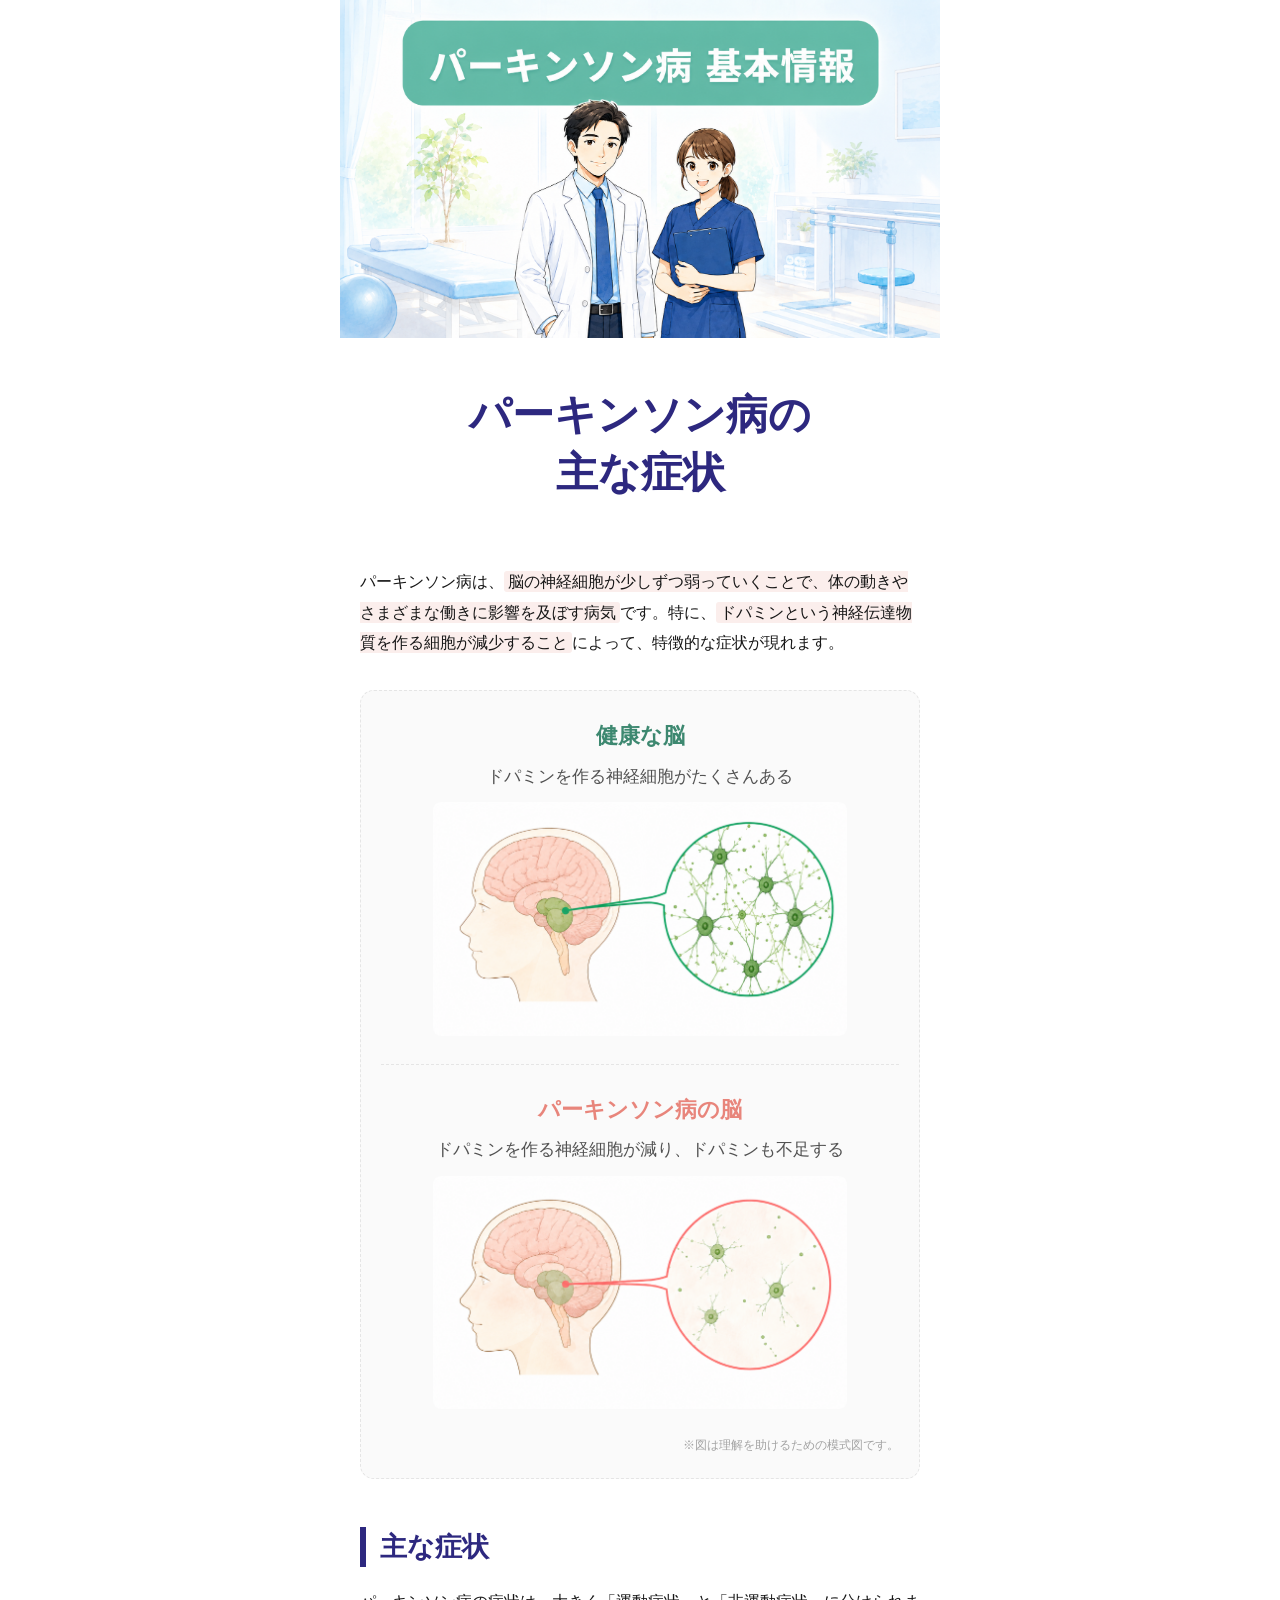
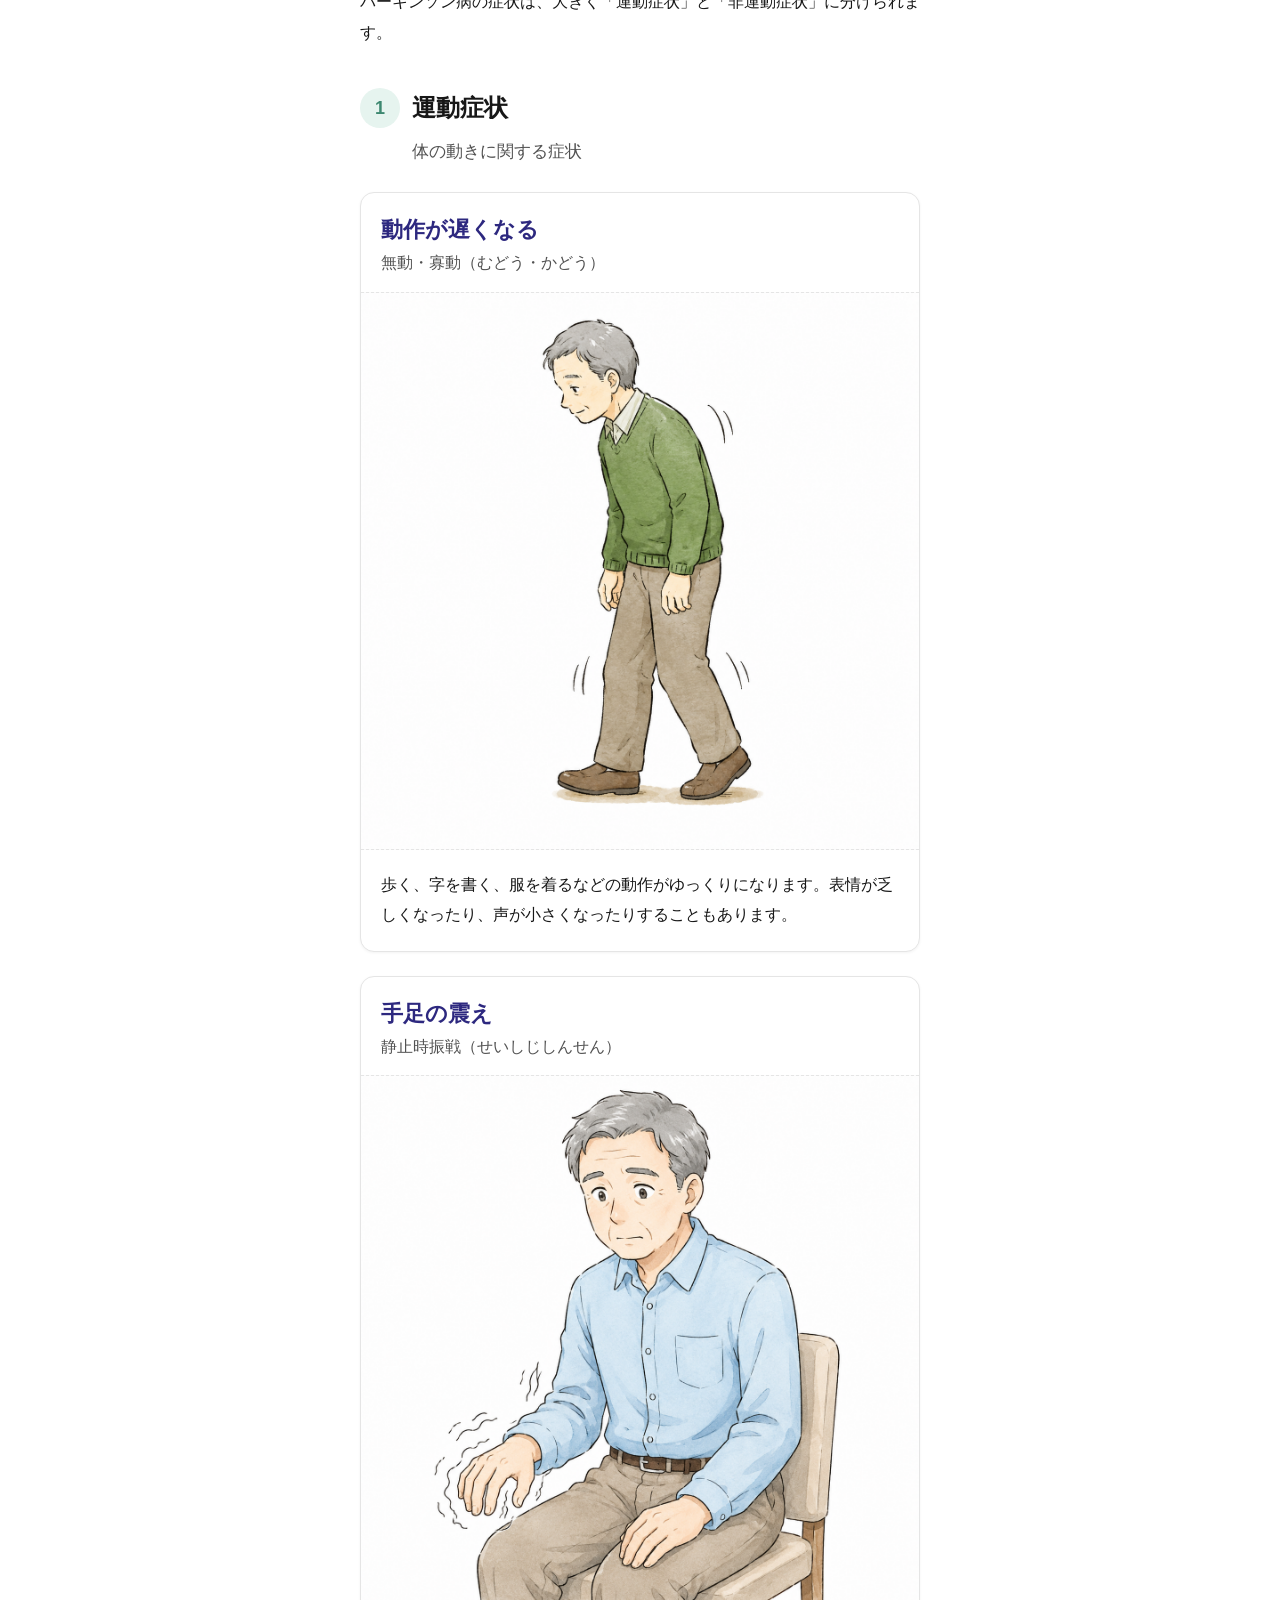
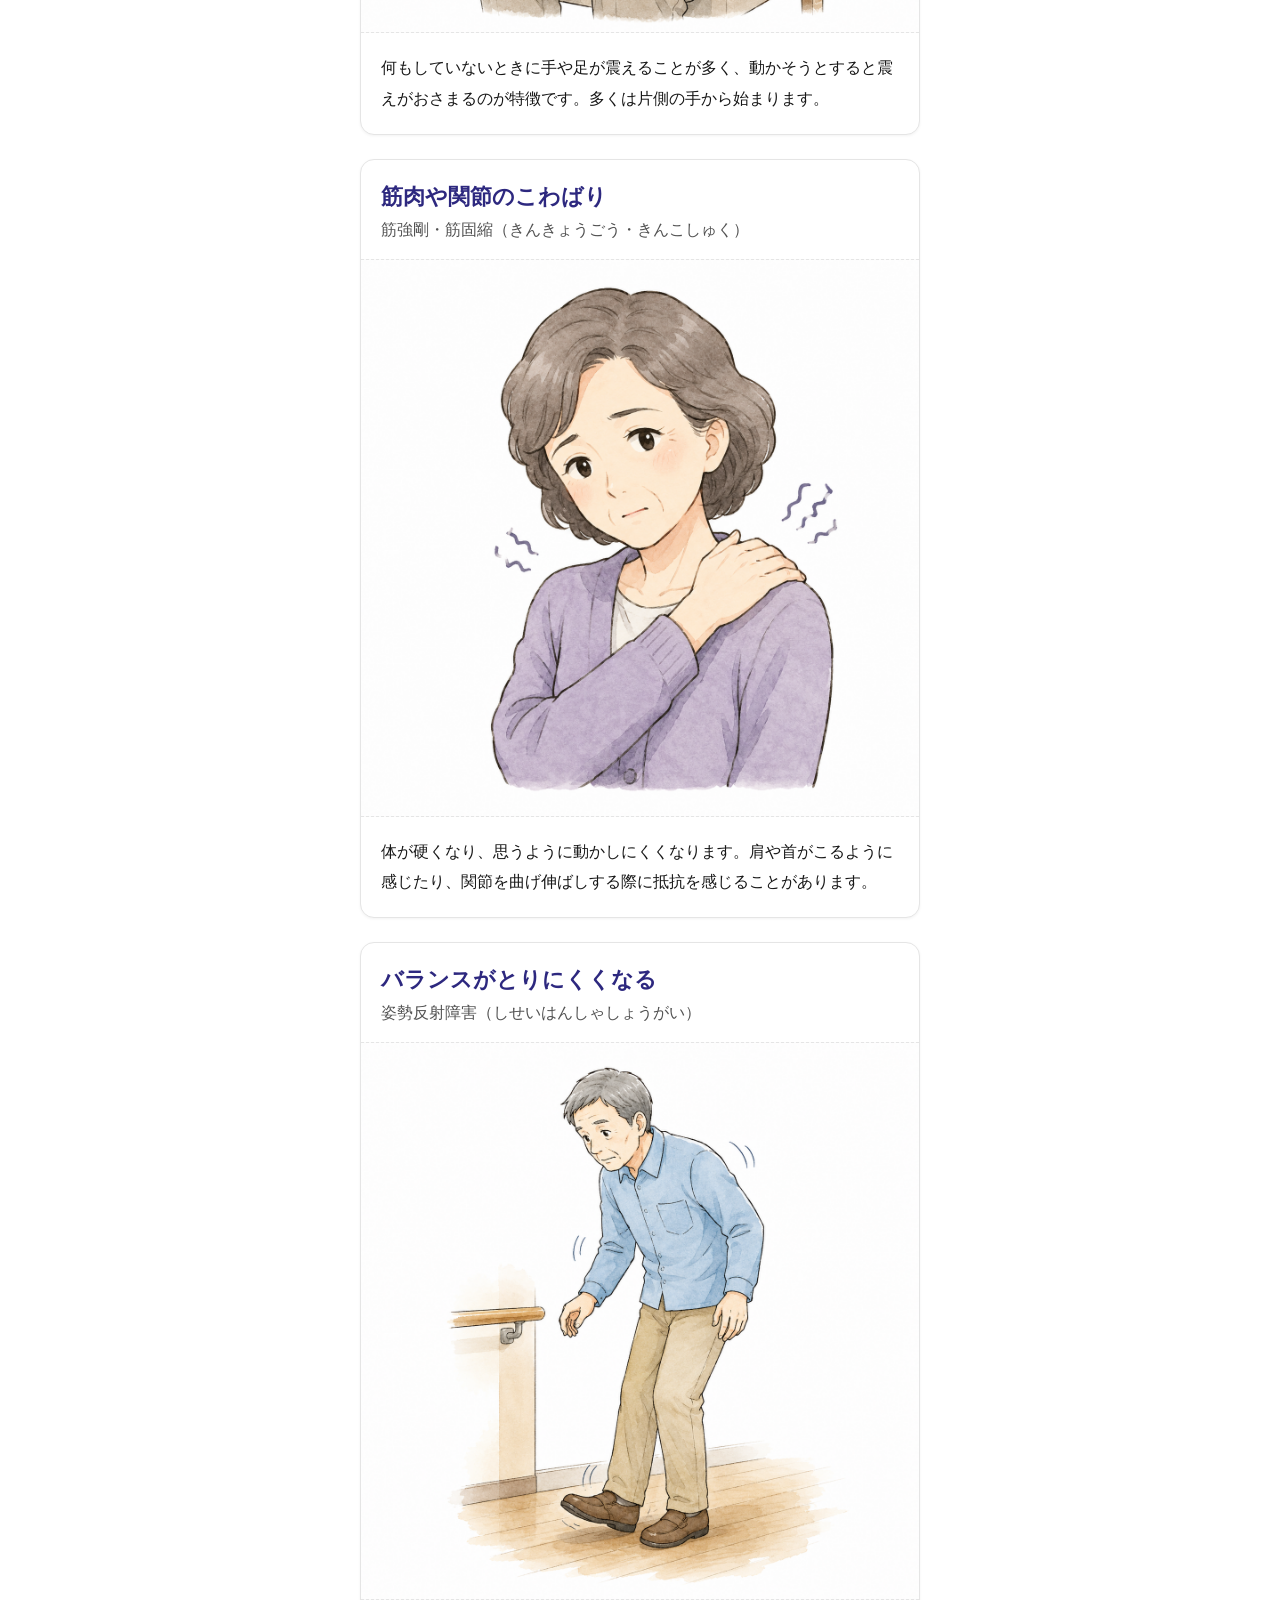
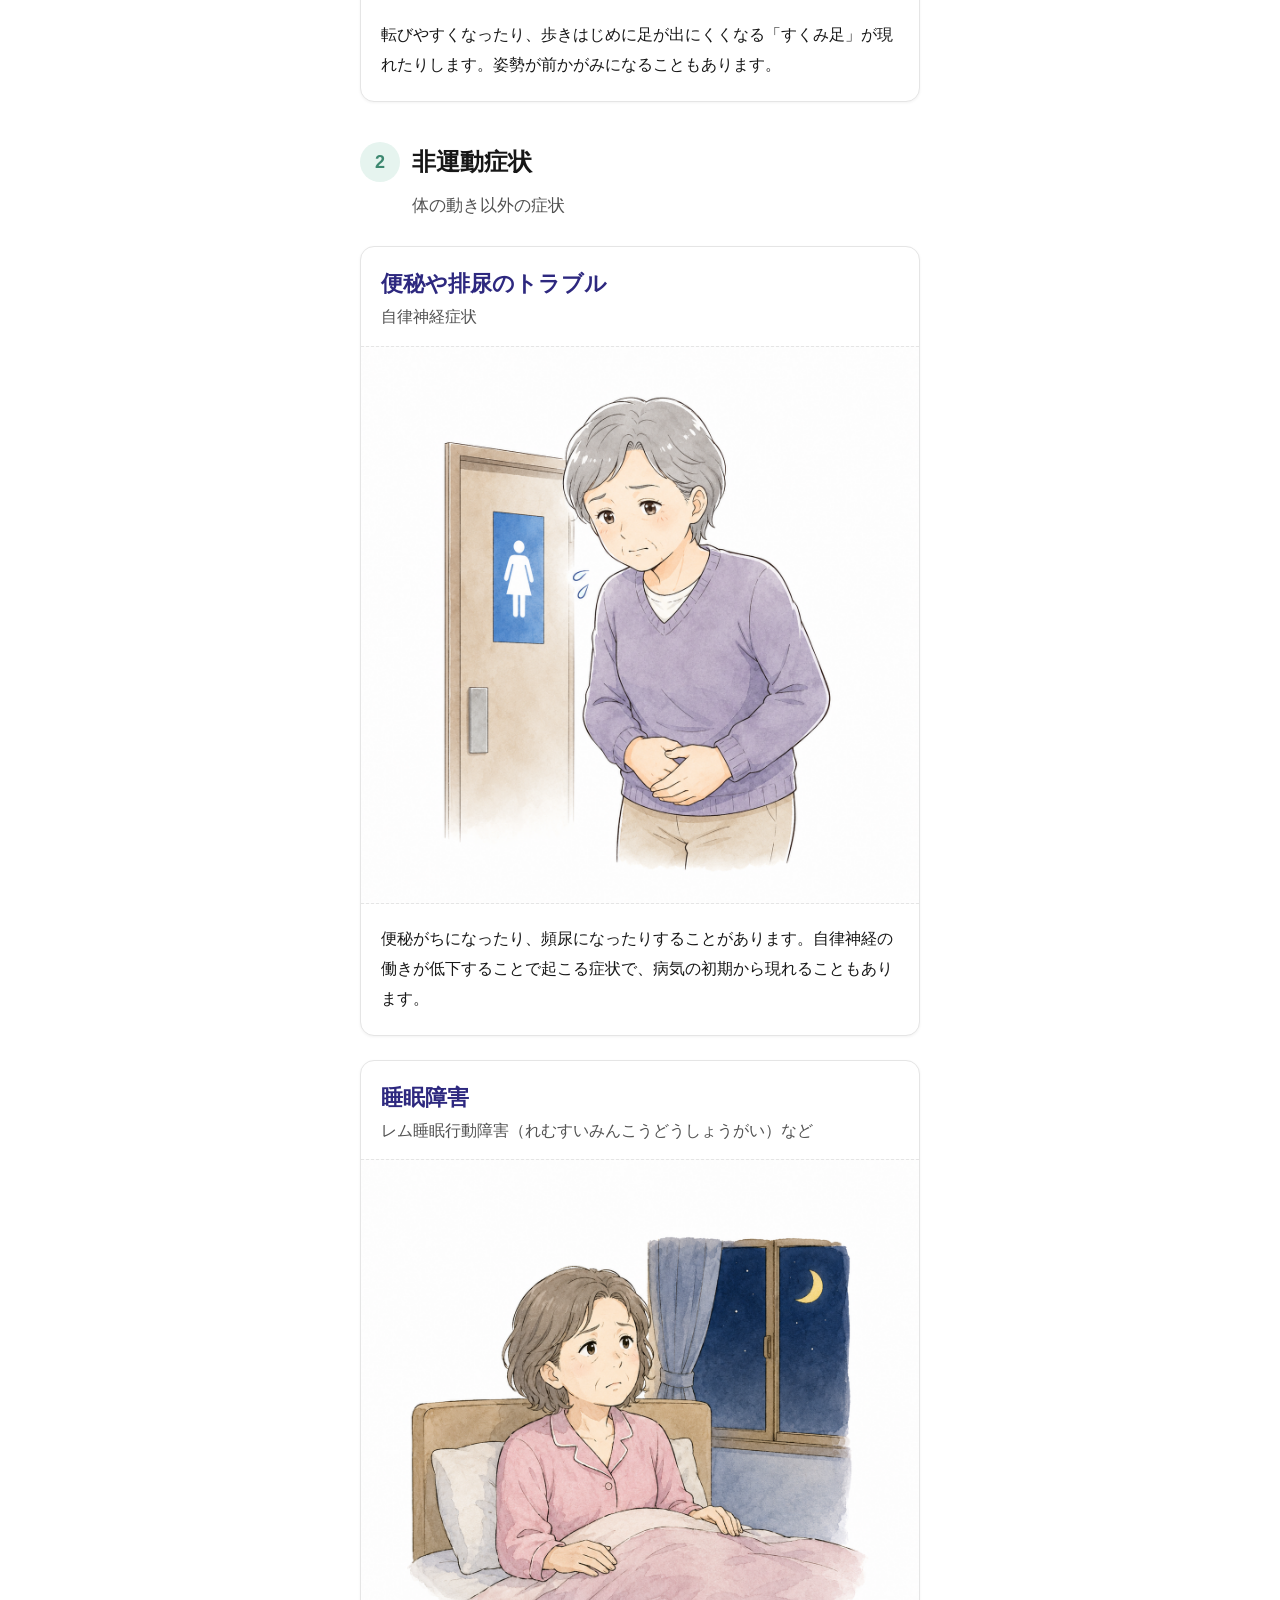
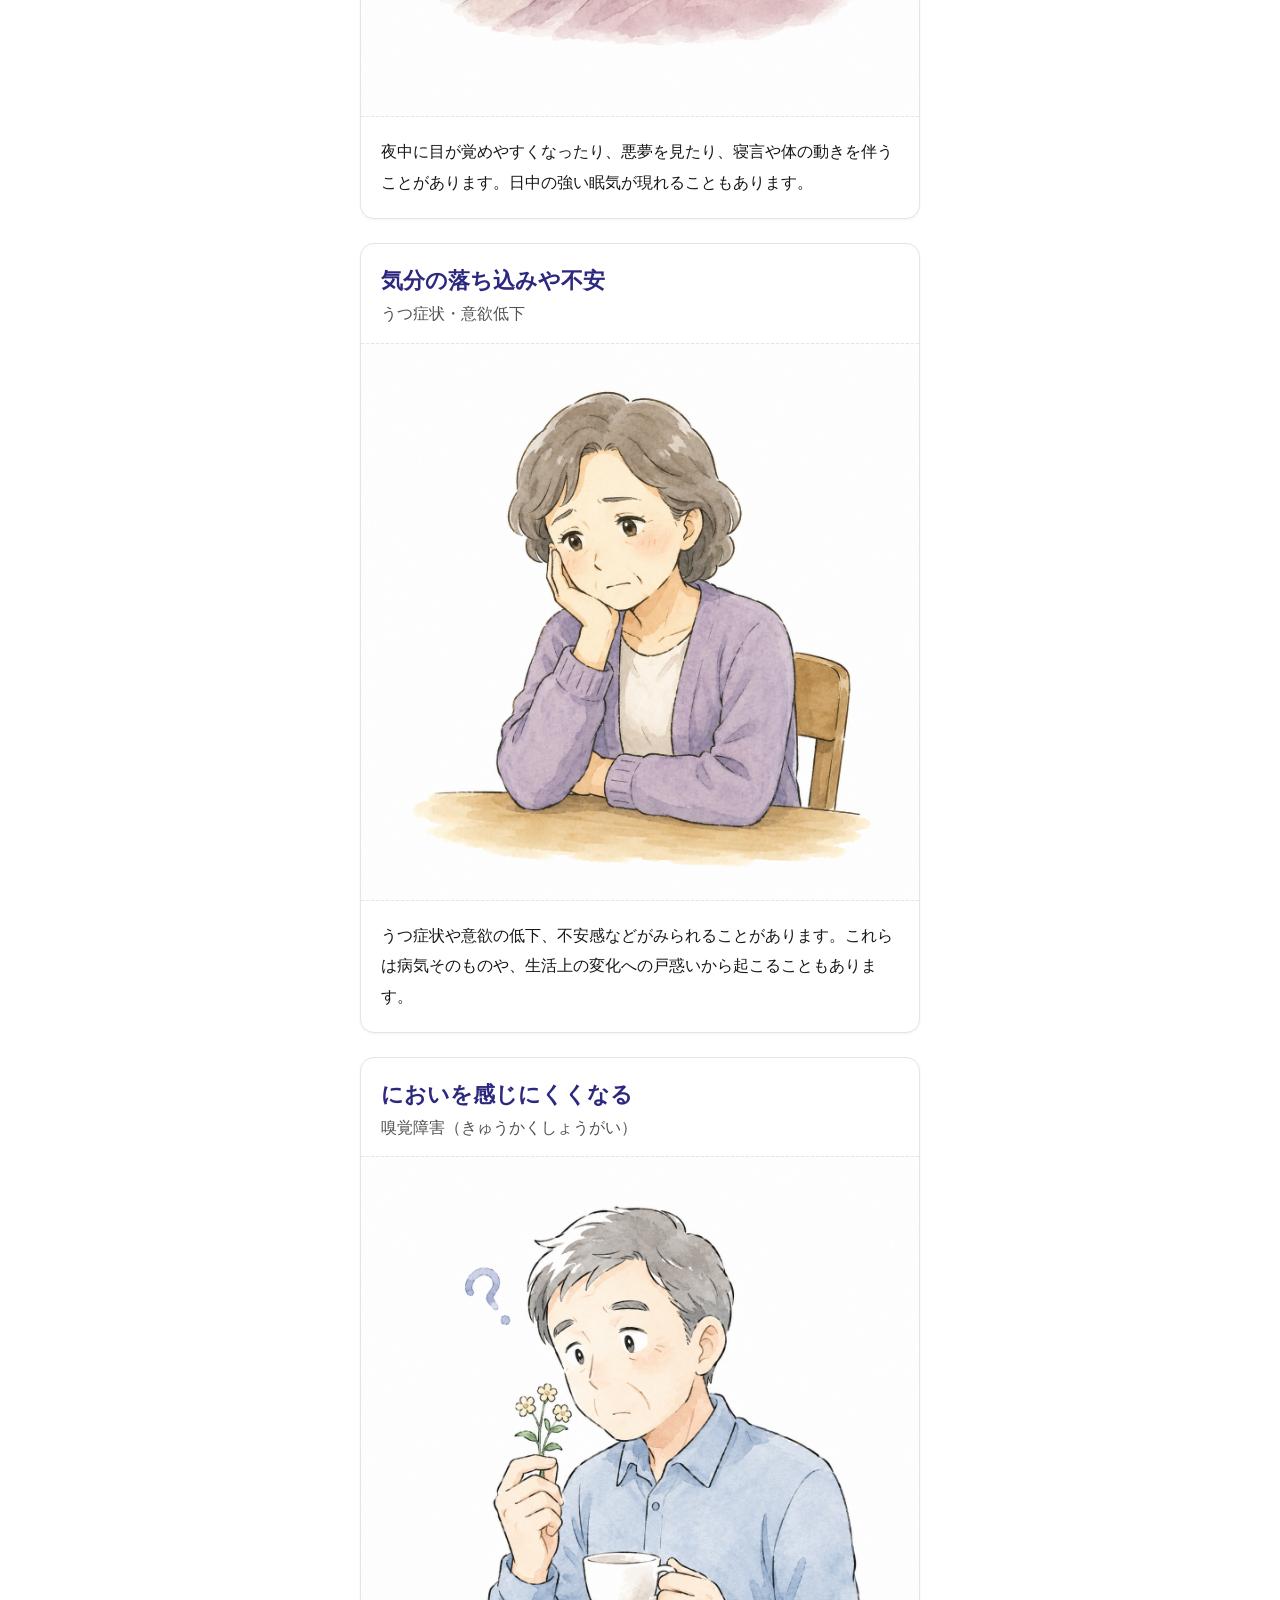
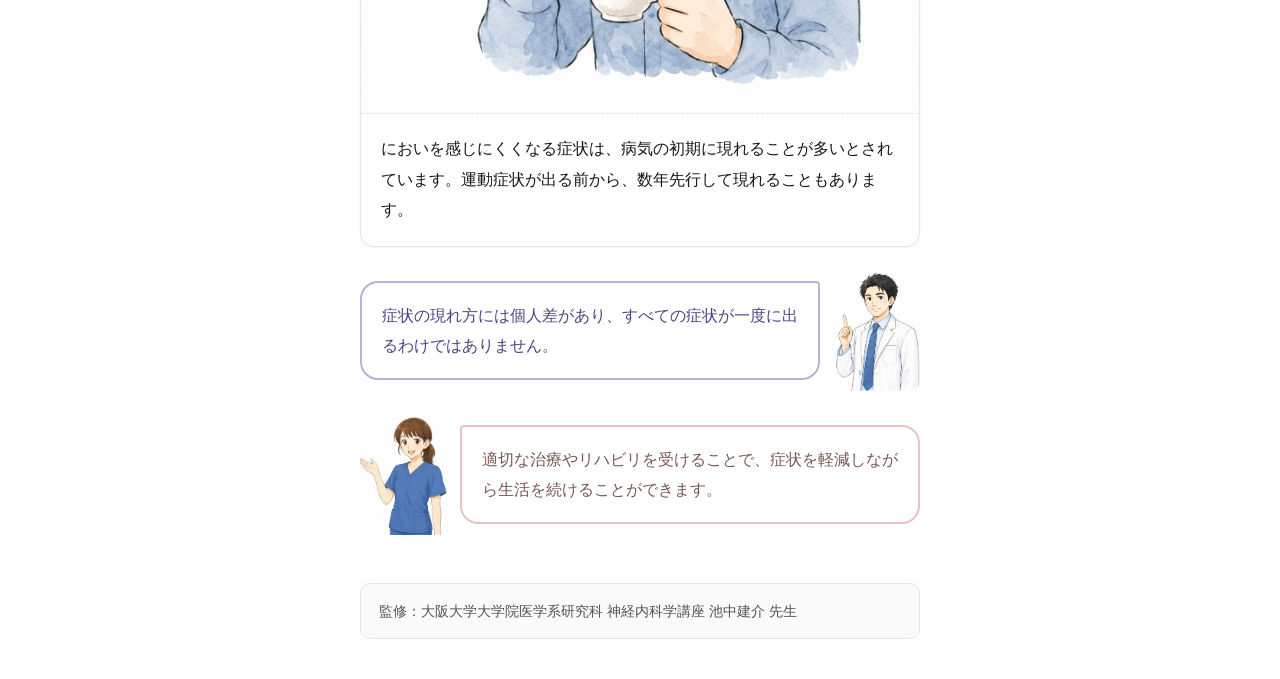
<file: index.html>
<!DOCTYPE html>
<html lang="ja">
<head>
  <meta charset="UTF-8">
  <meta name="viewport" content="width=device-width, initial-scale=1.0">
  <title>パーキンソン病の主な症状</title>
  <link rel="stylesheet" href="css/article.css">
</head>
<body>
  <main class="article-container">

    <!-- ① ヒーローエリア（画像） -->
    <header>
      <div class="hero-image">
        <img src="images/hero_title.png" alt="パーキンソン病の主な症状 — ハルカ(理学療法士)と先生(専門医)が解説します">
      </div>
    </header>

    <!-- 記事タイトル -->
    <h1 class="article-title article-title--large">パーキンソン病の<br>主な症状</h1>

    <!-- ③ 本文:病気の概要 -->
    <section aria-label="病気の概要">
      <p class="body-text">
        パーキンソン病は、<span class="highlight">脳の神経細胞が少しずつ弱っていくことで、体の動きやさまざまな働きに影響を及ぼす病気</span>です。特に、<span class="highlight">ドパミンという神経伝達物質を作る細胞が減少すること</span>によって、特徴的な症状が現れます。
      </p>
    </section>

    <!-- ④ 図解:脳とドパミン -->
    <section aria-label="脳とドパミンの図解">
      <div class="figure-card">
        <div class="figure-item">
          <p class="figure-label figure-label--healthy">健康な脳</p>
          <p class="figure-description">ドパミンを作る神経細胞がたくさんある</p>
          <img src="images/fig_brain_healthy.png" alt="健康な脳の図解：ドパミンを作る神経細胞がたくさんある">
        </div>
        <hr class="figure-divider">
        <div class="figure-item">
          <p class="figure-label figure-label--pd">パーキンソン病の脳</p>
          <p class="figure-description">ドパミンを作る神経細胞が減り、ドパミンも不足する</p>
          <img src="images/fig_brain_pd.png" alt="パーキンソン病の脳の図解：ドパミンを作る神経細胞が減り、ドパミンも不足する">
        </div>
        <p class="figure-note">※図は理解を助けるための模式図です。</p>
      </div>
    </section>

    <!-- ⑤ 中見出し:主な症状 -->
    <section aria-label="主な症状の説明">
      <h2 class="section-heading">主な症状</h2>
      <p class="lead-text">パーキンソン病の症状は、大きく「運動症状」と「非運動症状」に分けられます。</p>

      <!-- ⑥ カテゴリ1:運動症状 -->
      <div class="category-header">
        <span class="category-badge">1</span>
        <h3>運動症状</h3>
      </div>
      <p class="category-subtitle">体の動きに関する症状</p>

      <!-- ⑦ 動作が遅くなる -->
      <div class="symptom-card">
        <div class="symptom-header">
          <h4>動作が遅くなる</h4>
          <p class="medical-term">無動・寡動（むどう・かどう）</p>
        </div>
        <div class="symptom-illust">
          <img src="images/symptom_01_bradykinesia.png" alt="動作が遅くなる症状のイメージ">
        </div>
        <div class="symptom-body">
          <p class="description">歩く、字を書く、服を着るなどの動作がゆっくりになります。表情が乏しくなったり、声が小さくなったりすることもあります。</p>
        </div>
      </div>

      <!-- ⑧ 手足の震え -->
      <div class="symptom-card">
        <div class="symptom-header">
          <h4>手足の震え</h4>
          <p class="medical-term">静止時振戦（せいしじしんせん）</p>
        </div>
        <div class="symptom-illust">
          <img src="images/symptom_02_tremor.png" alt="手足の震えのイメージ">
        </div>
        <div class="symptom-body">
          <p class="description">何もしていないときに手や足が震えることが多く、動かそうとすると震えがおさまるのが特徴です。多くは片側の手から始まります。</p>
        </div>
      </div>

      <!-- ⑨ 筋肉や関節のこわばり -->
      <div class="symptom-card">
        <div class="symptom-header">
          <h4>筋肉や関節のこわばり</h4>
          <p class="medical-term">筋強剛・筋固縮（きんきょうごう・きんこしゅく）</p>
        </div>
        <div class="symptom-illust">
          <img src="images/symptom_03_rigidity.png" alt="筋肉や関節のこわばりのイメージ">
        </div>
        <div class="symptom-body">
          <p class="description">体が硬くなり、思うように動かしにくくなります。肩や首がこるように感じたり、関節を曲げ伸ばしする際に抵抗を感じることがあります。</p>
        </div>
      </div>

      <!-- ⑩ バランスがとりにくくなる -->
      <div class="symptom-card">
        <div class="symptom-header">
          <h4>バランスがとりにくくなる</h4>
          <p class="medical-term">姿勢反射障害（しせいはんしゃしょうがい）</p>
        </div>
        <div class="symptom-illust">
          <img src="images/symptom_04_balance.png" alt="バランスがとりにくくなる症状のイメージ">
        </div>
        <div class="symptom-body">
          <p class="description">転びやすくなったり、歩きはじめに足が出にくくなる「すくみ足」が現れたりします。姿勢が前かがみになることもあります。</p>
        </div>
      </div>

      <!-- ⑪ カテゴリ2:非運動症状 -->
      <div class="category-header">
        <span class="category-badge">2</span>
        <h3>非運動症状</h3>
      </div>
      <p class="category-subtitle">体の動き以外の症状</p>

      <!-- ⑫ 便秘や排尿のトラブル -->
      <div class="symptom-card">
        <div class="symptom-header">
          <h4>便秘や排尿のトラブル</h4>
          <p class="medical-term">自律神経症状</p>
        </div>
        <div class="symptom-illust">
          <img src="images/symptom_05_autonomic.png" alt="便秘や排尿のトラブルのイメージ">
        </div>
        <div class="symptom-body">
          <p class="description">便秘がちになったり、頻尿になったりすることがあります。自律神経の働きが低下することで起こる症状で、病気の初期から現れることもあります。</p>
        </div>
      </div>

      <!-- ⑬ 睡眠障害 -->
      <div class="symptom-card">
        <div class="symptom-header">
          <h4>睡眠障害</h4>
          <p class="medical-term">レム睡眠行動障害（れむすいみんこうどうしょうがい）など</p>
        </div>
        <div class="symptom-illust">
          <img src="images/symptom_06_sleep.png" alt="睡眠障害のイメージ">
        </div>
        <div class="symptom-body">
          <p class="description">夜中に目が覚めやすくなったり、悪夢を見たり、寝言や体の動きを伴うことがあります。日中の強い眠気が現れることもあります。</p>
        </div>
      </div>

      <!-- ⑭ 気分の落ち込みや不安 -->
      <div class="symptom-card">
        <div class="symptom-header">
          <h4>気分の落ち込みや不安</h4>
          <p class="medical-term">うつ症状・意欲低下</p>
        </div>
        <div class="symptom-illust">
          <img src="images/symptom_07_mood.png" alt="気分の落ち込みや不安のイメージ">
        </div>
        <div class="symptom-body">
          <p class="description">うつ症状や意欲の低下、不安感などがみられることがあります。これらは病気そのものや、生活上の変化への戸惑いから起こることもあります。</p>
        </div>
      </div>

      <!-- ⑮ においを感じにくくなる -->
      <div class="symptom-card">
        <div class="symptom-header">
          <h4>においを感じにくくなる</h4>
          <p class="medical-term">嗅覚障害（きゅうかくしょうがい）</p>
        </div>
        <div class="symptom-illust">
          <img src="images/symptom_08_smell.png" alt="においを感じにくくなる症状のイメージ">
        </div>
        <div class="symptom-body">
          <p class="description">においを感じにくくなる症状は、病気の初期に現れることが多いとされています。運動症状が出る前から、数年先行して現れることもあります。</p>
        </div>
      </div>
    </section>

    <!-- ⑯ クロージング会話 -->
    <section aria-label="クロージング会話">
      <div class="balloon-wrapper right balloon-outline">
        <div class="balloon-icon">
          <img src="images/char_sensei.png" alt="先生(専門医)">
        </div>
        <div class="balloon-body">
          症状の現れ方には個人差があり、すべての症状が一度に出るわけではありません。
        </div>
      </div>

      <div class="balloon-wrapper left balloon-outline">
        <div class="balloon-icon">
          <img src="images/char_haruka.png" alt="ハルカ(理学療法士)">
        </div>
        <div class="balloon-body">
          適切な治療やリハビリを受けることで、症状を軽減しながら生活を続けることができます。
        </div>
      </div>
    </section>

    <!-- ⑰ 監修者情報 -->
    <footer>
      <div class="supervisor-box">
        <p>監修：大阪大学大学院医学系研究科 神経内科学講座 池中建介 先生</p>
      </div>
    </footer>

  </main>
</body>
</html>
</file>
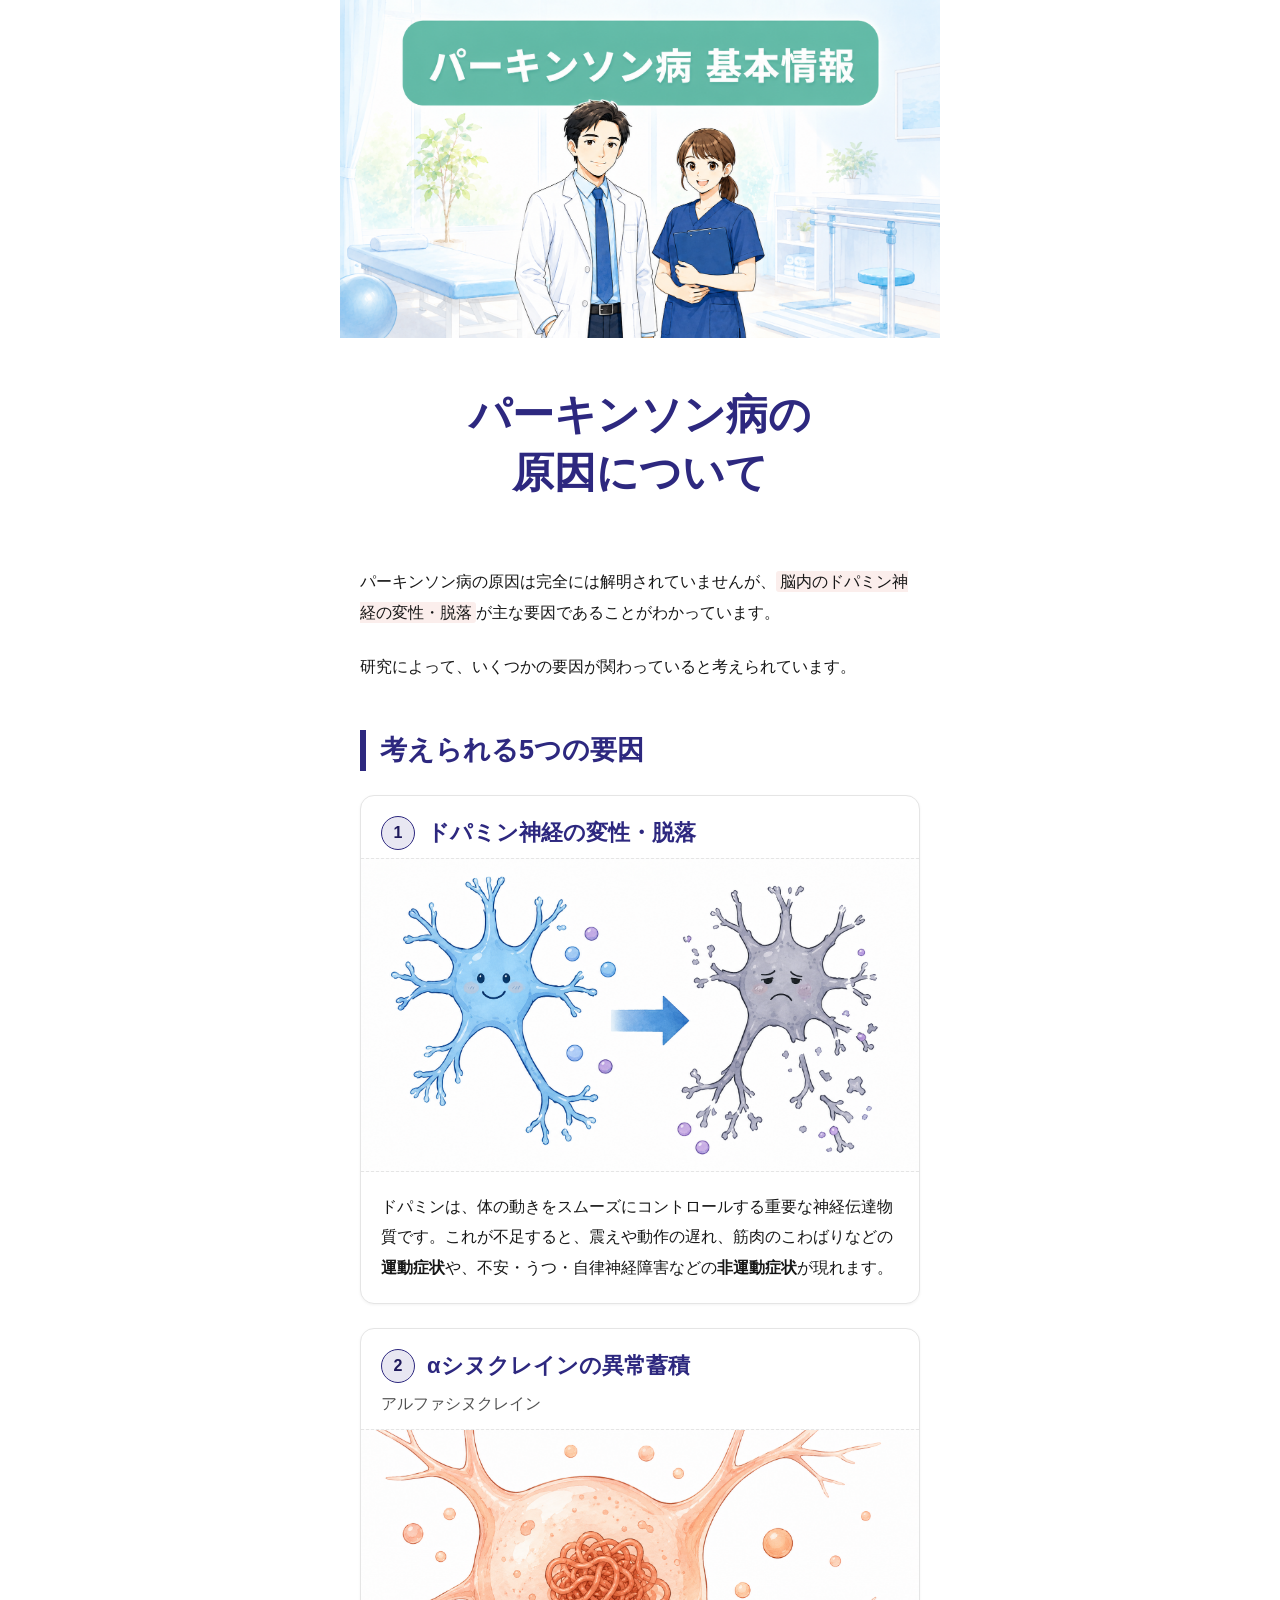
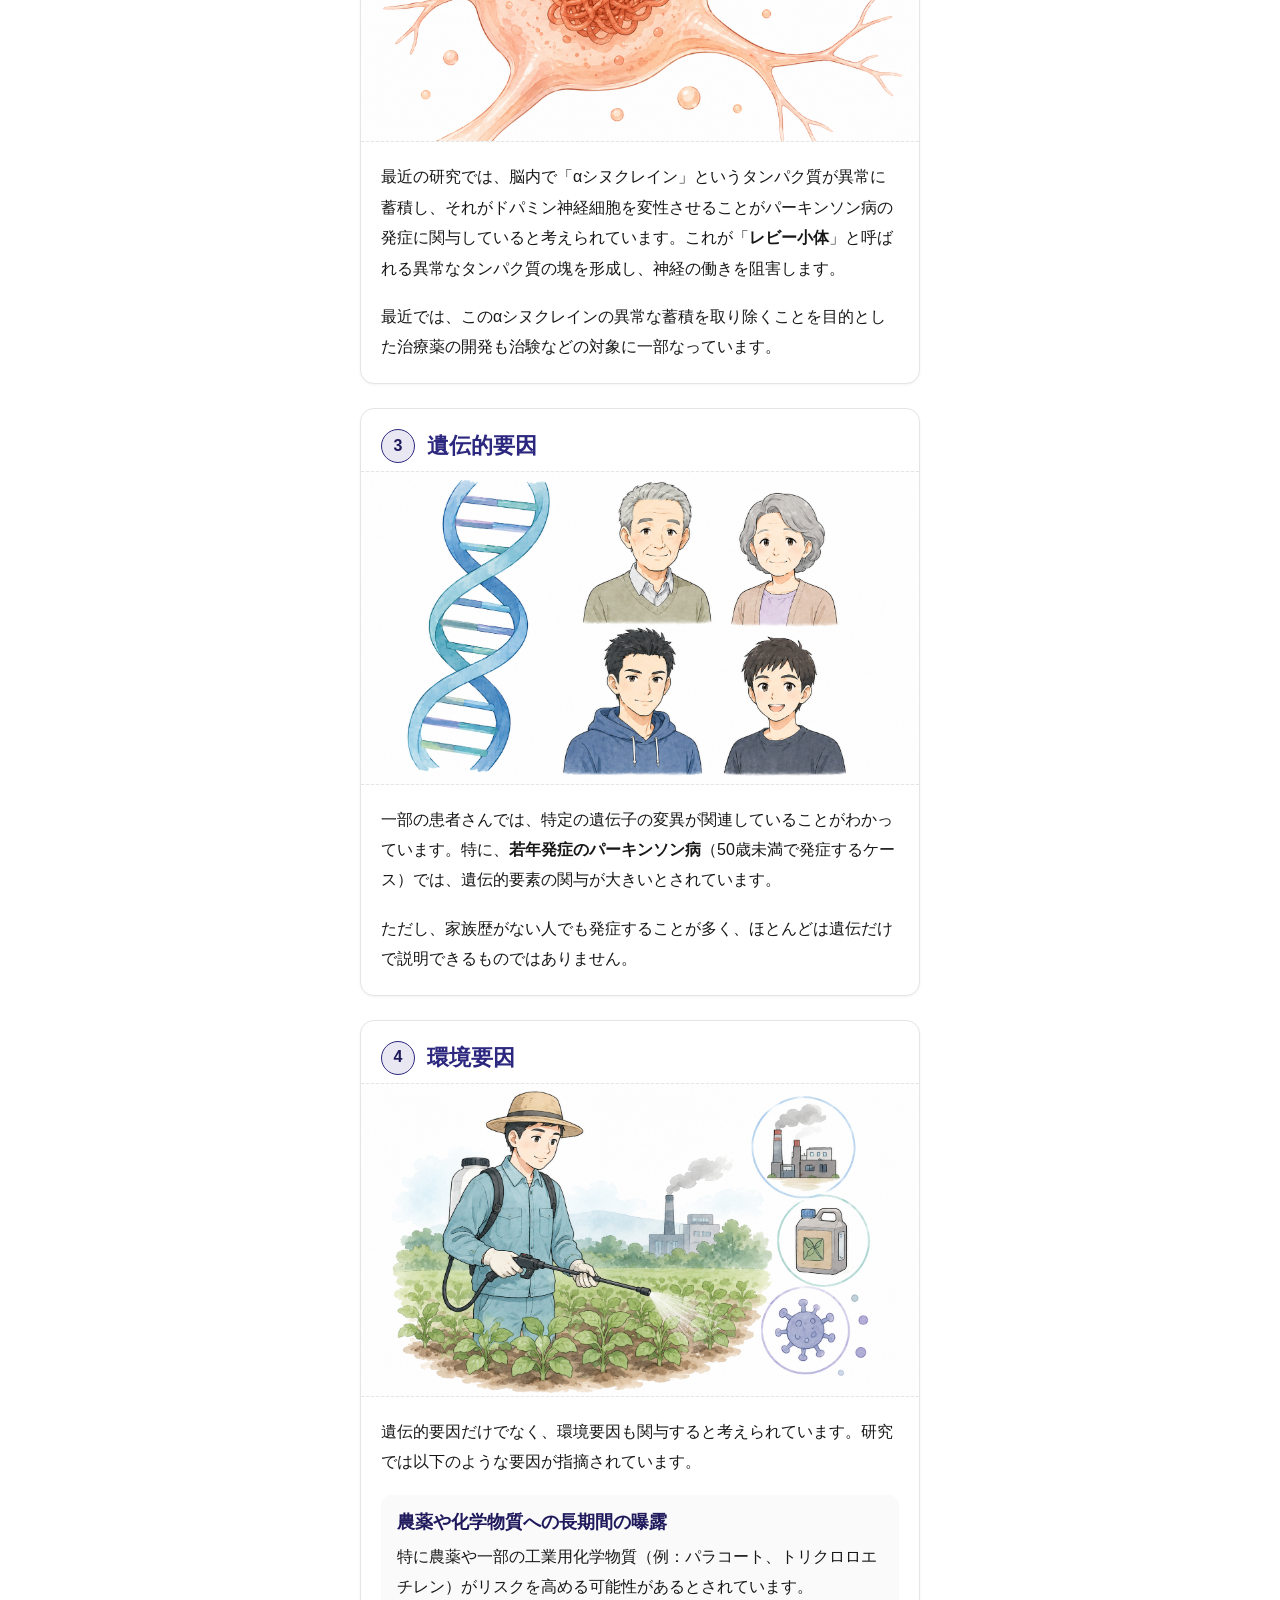
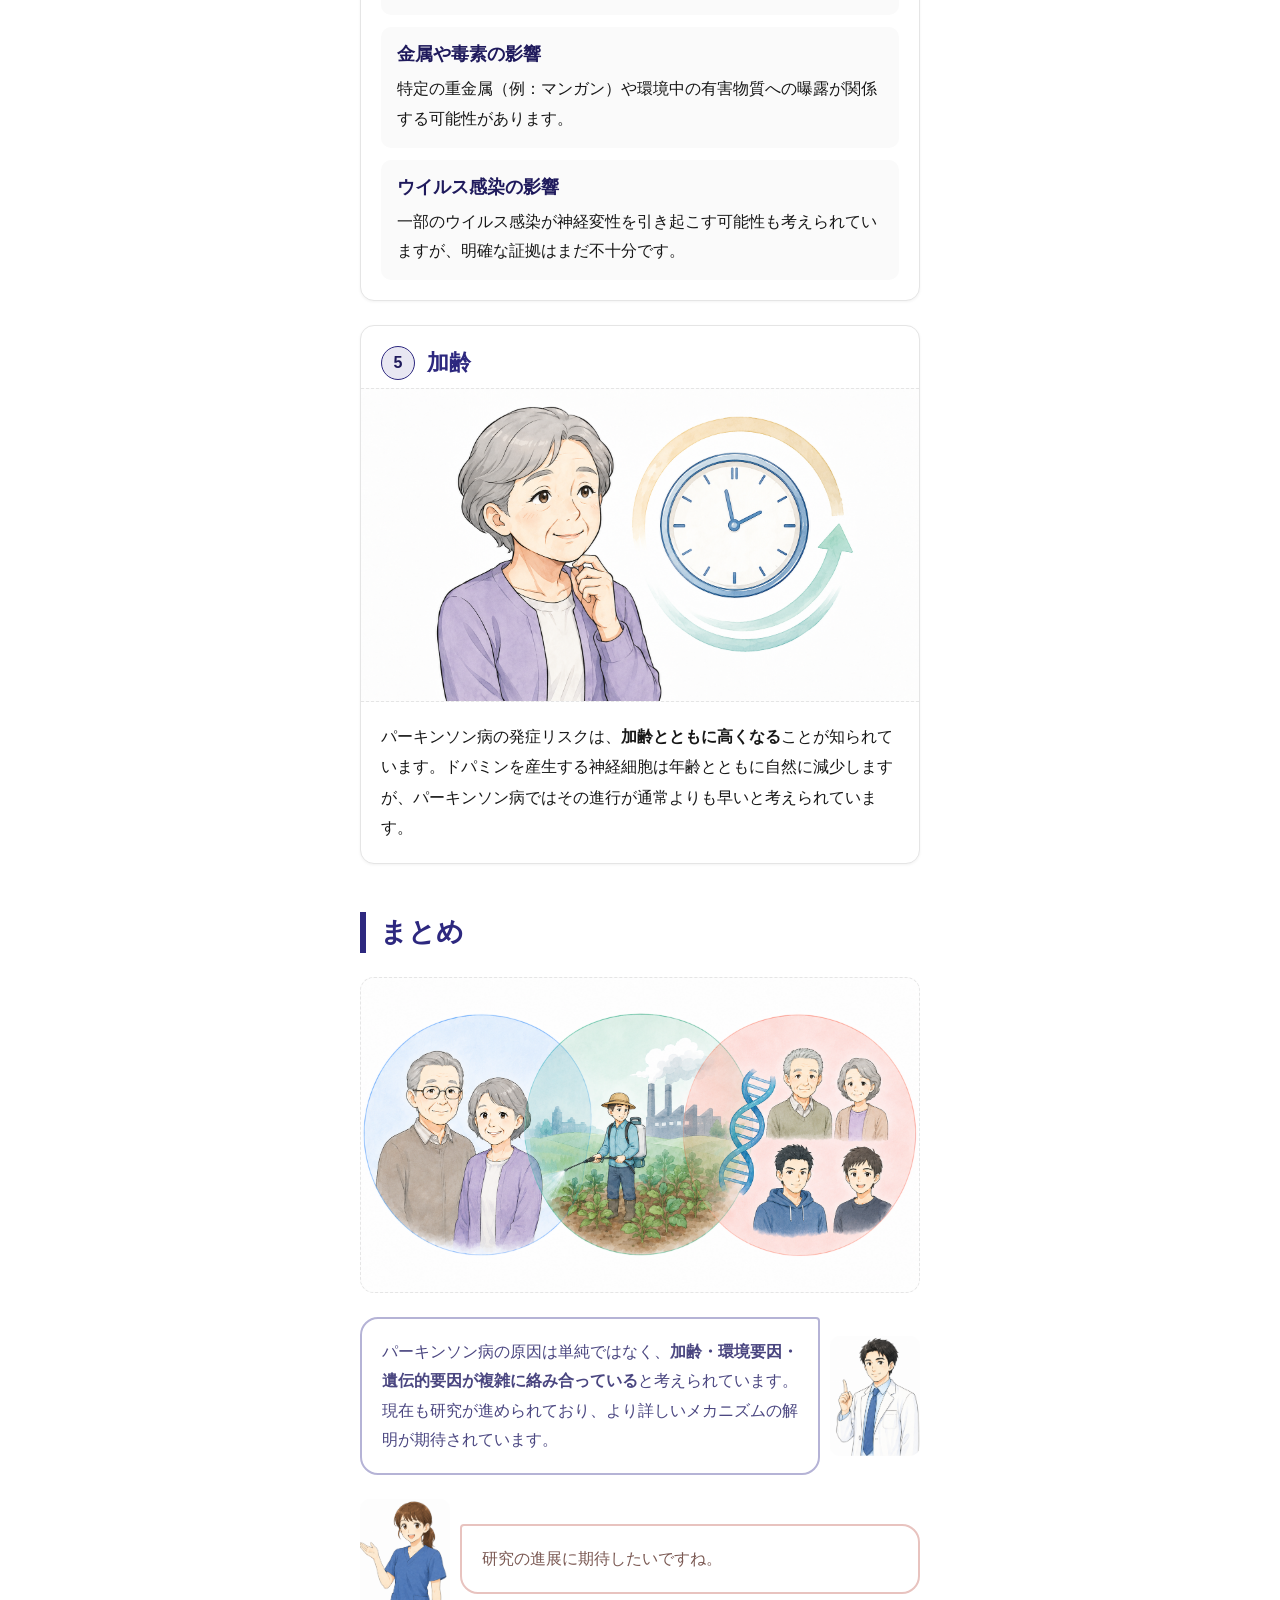
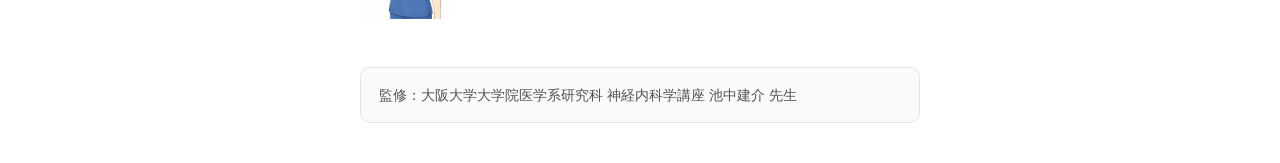
<file: causes.html>
<!DOCTYPE html>
<html lang="ja">
<head>
  <meta charset="UTF-8">
  <meta name="viewport" content="width=device-width, initial-scale=1.0">
  <title>パーキンソン病の原因について</title>
  <link rel="stylesheet" href="css/article.css">
</head>
<body>
  <main class="article-container">

    <!-- ⓪ ヒーロー画像 -->
    <header>
      <div class="hero-image">
        <img src="images/hero_causes.png" alt="先生とハルカが並ぶイメージ画像">
      </div>
    </header>

    <!-- ① 記事タイトル -->
    <h1 class="article-title article-title--large">パーキンソン病の<br>原因について</h1>

    <!-- ② 導入本文(リード文) -->
    <section aria-label="導入">
      <p class="body-text">
        パーキンソン病の原因は完全には解明されていませんが、<span class="highlight">脳内のドパミン神経の変性・脱落</span>が主な要因であることがわかっています。
      </p>
      <p class="body-text">
        研究によって、いくつかの要因が関わっていると考えられています。
      </p>
    </section>

    <!-- ③ 中見出し -->
    <section aria-label="考えられる5つの要因">
      <h2 class="section-heading">考えられる5つの要因</h2>

      <!-- ④ 原因1:ドパミン神経の変性・脱落 -->
      <div class="cause-card">
        <div class="cause-header">
          <div class="cause-badge">1</div>
          <h4>ドパミン神経の変性・脱落</h4>
        </div>
        <div class="cause-illust">
          <img src="images/cause_01_dopamine.png" alt="ドパミン神経の変性を表す概念図">
        </div>
        <div class="cause-body">
          <p class="description">ドパミンは、体の動きをスムーズにコントロールする重要な神経伝達物質です。これが不足すると、震えや動作の遅れ、筋肉のこわばりなどの<strong>運動症状</strong>や、不安・うつ・自律神経障害などの<strong>非運動症状</strong>が現れます。</p>
        </div>
      </div>

      <!-- ⑤ 原因2:αシヌクレインの異常蓄積 -->
      <div class="cause-card">
        <div class="cause-header">
          <div class="cause-badge">2</div>
          <h4>αシヌクレインの異常蓄積</h4>
        </div>
        <p class="medical-term">アルファシヌクレイン</p>
        <div class="cause-illust">
          <img src="images/cause_02_synuclein.png" alt="αシヌクレインの異常蓄積を表す概念図">
        </div>
        <div class="cause-body">
          <p class="description">最近の研究では、脳内で「αシヌクレイン」というタンパク質が異常に蓄積し、それがドパミン神経細胞を変性させることがパーキンソン病の発症に関与していると考えられています。これが「<strong>レビー小体</strong>」と呼ばれる異常なタンパク質の塊を形成し、神経の働きを阻害します。</p>
          <p class="description">最近では、このαシヌクレインの異常な蓄積を取り除くことを目的とした治療薬の開発も治験などの対象に一部なっています。</p>
        </div>
      </div>

      <!-- ⑥ 原因3:遺伝的要因 -->
      <div class="cause-card">
        <div class="cause-header">
          <div class="cause-badge">3</div>
          <h4>遺伝的要因</h4>
        </div>
        <div class="cause-illust">
          <img src="images/cause_03_genetic.png" alt="遺伝的要因を表す概念図">
        </div>
        <div class="cause-body">
          <p class="description">一部の患者さんでは、特定の遺伝子の変異が関連していることがわかっています。特に、<strong>若年発症のパーキンソン病</strong>（50歳未満で発症するケース）では、遺伝的要素の関与が大きいとされています。</p>
          <p class="description">ただし、家族歴がない人でも発症することが多く、ほとんどは遺伝だけで説明できるものではありません。</p>
        </div>
      </div>

      <!-- ⑦ 原因4:環境要因 -->
      <div class="cause-card">
        <div class="cause-header">
          <div class="cause-badge">4</div>
          <h4>環境要因</h4>
        </div>
        <div class="cause-illust">
          <img src="images/cause_04_environment.png" alt="環境要因のイメージ画像">
        </div>
        <div class="cause-body">
          <p class="description">遺伝的要因だけでなく、環境要因も関与すると考えられています。研究では以下のような要因が指摘されています。</p>
          <div class="env-details">
            <div class="env-detail">
              <p class="env-detail-title">農薬や化学物質への長期間の曝露</p>
              <p class="env-detail-text">特に農薬や一部の工業用化学物質（例：パラコート、トリクロロエチレン）がリスクを高める可能性があるとされています。</p>
            </div>
            <div class="env-detail">
              <p class="env-detail-title">金属や毒素の影響</p>
              <p class="env-detail-text">特定の重金属（例：マンガン）や環境中の有害物質への曝露が関係する可能性があります。</p>
            </div>
            <div class="env-detail">
              <p class="env-detail-title">ウイルス感染の影響</p>
              <p class="env-detail-text">一部のウイルス感染が神経変性を引き起こす可能性も考えられていますが、明確な証拠はまだ不十分です。</p>
            </div>
          </div>
        </div>
      </div>

      <!-- ⑧ 原因5:加齢 -->
      <div class="cause-card">
        <div class="cause-header">
          <div class="cause-badge">5</div>
          <h4>加齢</h4>
        </div>
        <div class="cause-illust">
          <img src="images/cause_05_aging.png" alt="加齢を表すイメージ画像">
        </div>
        <div class="cause-body">
          <p class="description">パーキンソン病の発症リスクは、<strong>加齢とともに高くなる</strong>ことが知られています。ドパミンを産生する神経細胞は年齢とともに自然に減少しますが、パーキンソン病ではその進行が通常よりも早いと考えられています。</p>
        </div>
      </div>
    </section>

    <!-- ⑨ まとめ -->
    <section aria-label="まとめ">
      <h2 class="section-heading">まとめ</h2>

      <div class="summary-illust">
        <img src="images/cause_summary.png" alt="加齢・環境・遺伝の3要素が複雑に絡み合うことを示す概念図">
      </div>

      <div class="balloon-wrapper right balloon-outline">
        <div class="balloon-icon">
          <img src="images/char_sensei.png" alt="先生(専門医)">
        </div>
        <div class="balloon-body">
          パーキンソン病の原因は単純ではなく、<strong>加齢・環境要因・遺伝的要因が複雑に絡み合っている</strong>と考えられています。現在も研究が進められており、より詳しいメカニズムの解明が期待されています。
        </div>
      </div>

      <div class="balloon-wrapper left balloon-outline">
        <div class="balloon-icon">
          <img src="images/char_haruka.png" alt="ハルカ(理学療法士)">
        </div>
        <div class="balloon-body">
          研究の進展に期待したいですね。
        </div>
      </div>
    </section>

    <!-- ⑩ 監修者情報 -->
    <footer>
      <div class="supervisor-box">
        <p>監修：大阪大学大学院医学系研究科 神経内科学講座 池中建介 先生</p>
      </div>
    </footer>

  </main>
</body>
</html>
</file>
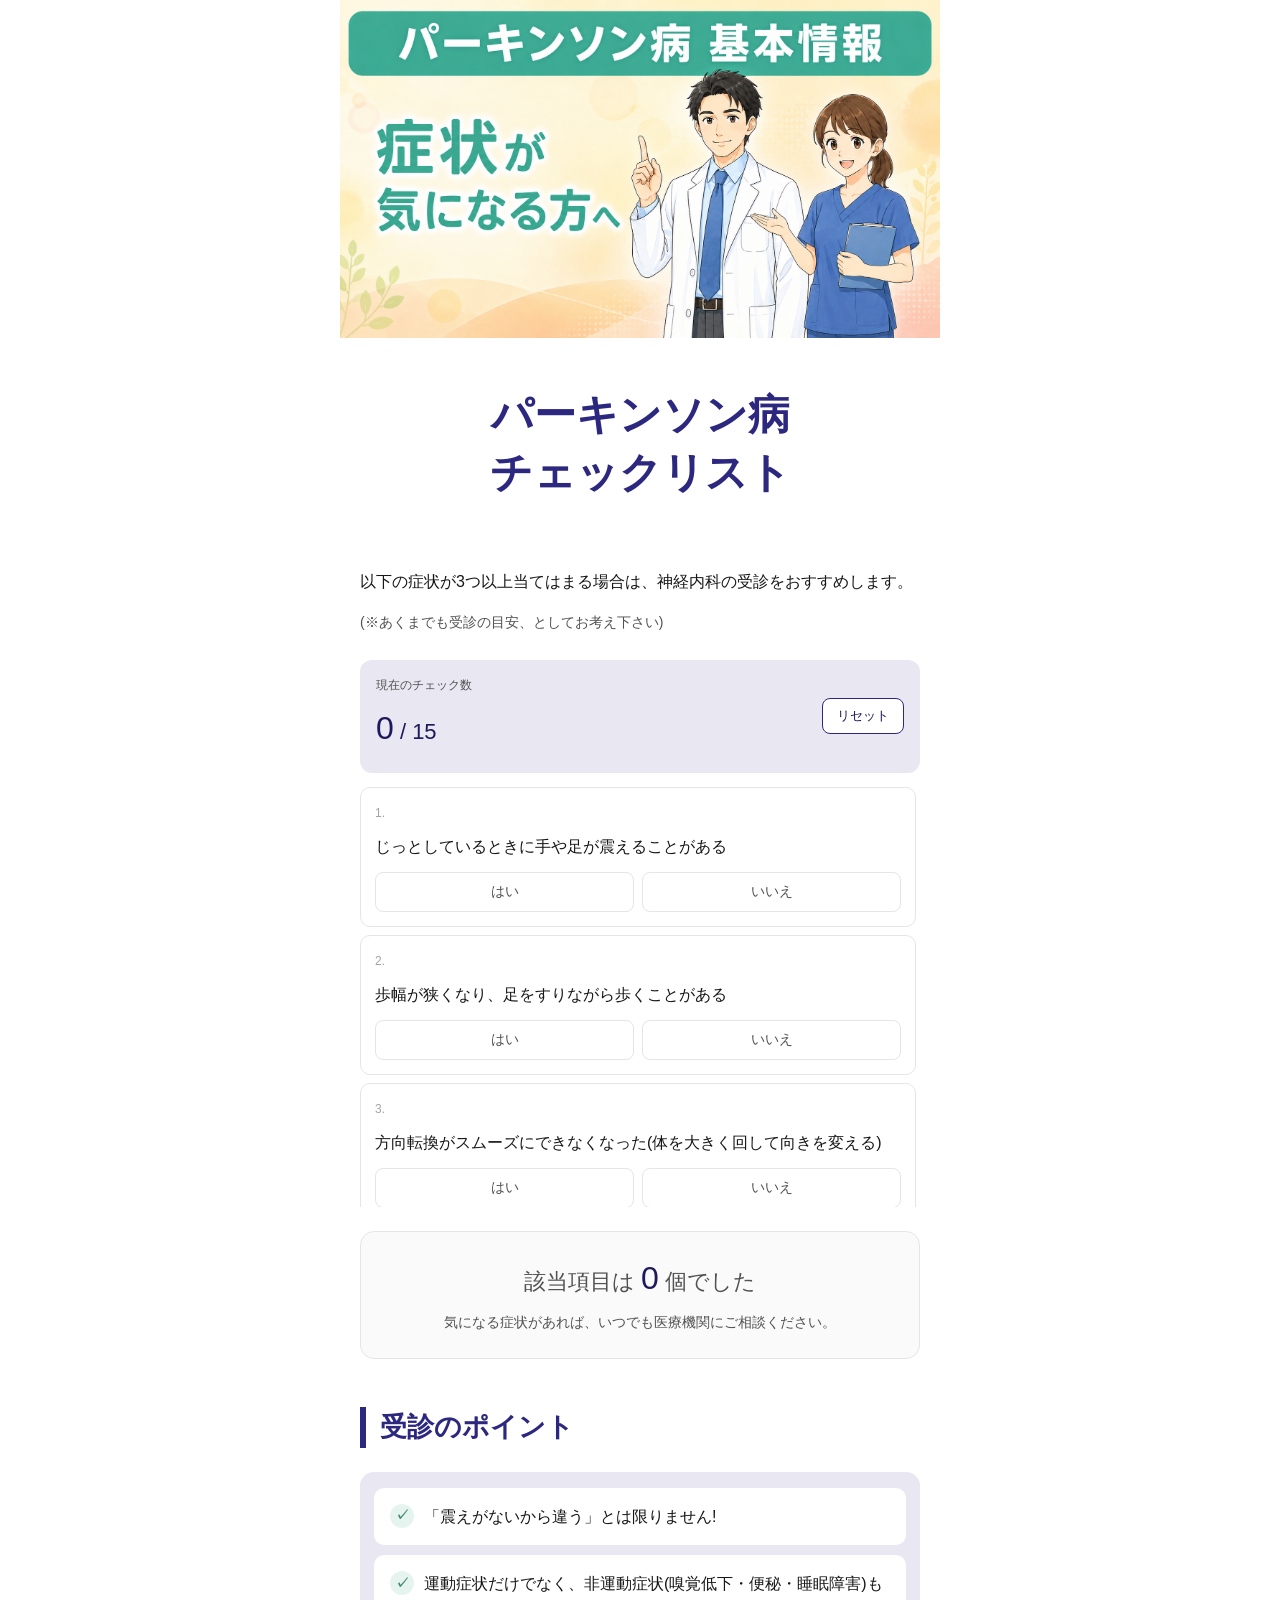
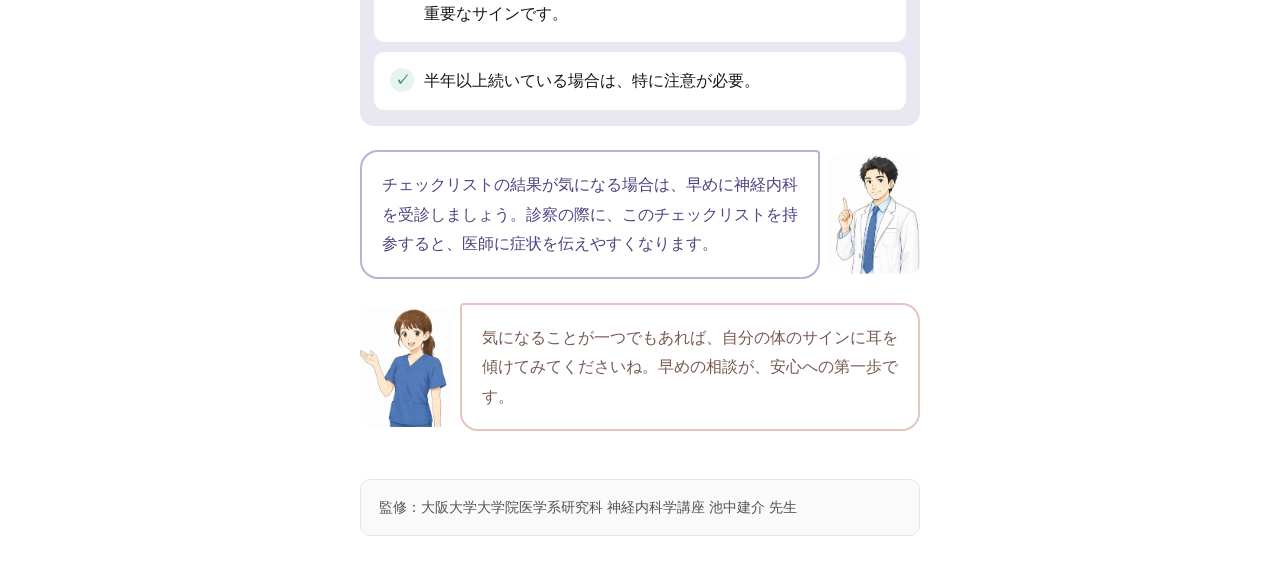
<file: checklist.html>
<!DOCTYPE html>
<html lang="ja">
<head>
  <meta charset="UTF-8">
  <meta name="viewport" content="width=device-width, initial-scale=1.0">
  <title>パーキンソン病チェックリスト</title>
  <link rel="stylesheet" href="css/article.css?v=20260520d">
</head>
<body>
  <main class="article-container">

    <!-- ⓪ ヒーロー画像 -->
    <header>
      <div class="hero-image">
        <img src="images/hero_symptoms.png" alt="症状が気になる方へ ヒーロー画像">
      </div>
    </header>

    <!-- ① 記事タイトル -->
    <h1 class="article-title article-title--large">パーキンソン病<br>チェックリスト</h1>

    <!-- ② 導入本文 -->
    <section aria-label="導入">
      <p class="body-text">以下の症状が3つ以上当てはまる場合は、神経内科の受診をおすすめします。</p>
      <p class="cl-note">(※あくまでも受診の目安、としてお考え下さい)</p>
    </section>

    <!-- ③ チェックリスト本体 -->
    <section aria-label="チェックリスト">

      <!-- カウンター -->
      <div class="cl-counter">
        <div>
          <p class="cl-counter-label">現在のチェック数</p>
          <p class="cl-counter-value"><span id="js-count">0</span> / 15</p>
        </div>
        <button class="cl-reset-btn" id="js-reset" type="button">リセット</button>
      </div>

      <!-- 15項目（スクロールエリア） -->
      <div id="js-checklist" class="cl-scroll-area">

        <div class="cl-item" data-index="1">
          <p class="cl-item-number">1.</p>
          <p class="cl-item-text">じっとしているときに手や足が震えることがある</p>
          <div class="cl-btn-group">
            <button class="cl-btn cl-btn-yes" type="button" data-answer="yes">はい</button>
            <button class="cl-btn cl-btn-no" type="button" data-answer="no">いいえ</button>
          </div>
        </div>

        <div class="cl-item" data-index="2">
          <p class="cl-item-number">2.</p>
          <p class="cl-item-text">歩幅が狭くなり、足をすりながら歩くことがある</p>
          <div class="cl-btn-group">
            <button class="cl-btn cl-btn-yes" type="button" data-answer="yes">はい</button>
            <button class="cl-btn cl-btn-no" type="button" data-answer="no">いいえ</button>
          </div>
        </div>

        <div class="cl-item" data-index="3">
          <p class="cl-item-number">3.</p>
          <p class="cl-item-text">方向転換がスムーズにできなくなった(体を大きく回して向きを変える)</p>
          <div class="cl-btn-group">
            <button class="cl-btn cl-btn-yes" type="button" data-answer="yes">はい</button>
            <button class="cl-btn cl-btn-no" type="button" data-answer="no">いいえ</button>
          </div>
        </div>

        <div class="cl-item" data-index="4">
          <p class="cl-item-number">4.</p>
          <p class="cl-item-text">歩いていると片側の腕があまり振れない</p>
          <div class="cl-btn-group">
            <button class="cl-btn cl-btn-yes" type="button" data-answer="yes">はい</button>
            <button class="cl-btn cl-btn-no" type="button" data-answer="no">いいえ</button>
          </div>
        </div>

        <div class="cl-item" data-index="5">
          <p class="cl-item-number">5.</p>
          <p class="cl-item-text">最近、字が小さくなった(小字症)</p>
          <div class="cl-btn-group">
            <button class="cl-btn cl-btn-yes" type="button" data-answer="yes">はい</button>
            <button class="cl-btn cl-btn-no" type="button" data-answer="no">いいえ</button>
          </div>
        </div>

        <div class="cl-item" data-index="6">
          <p class="cl-item-number">6.</p>
          <p class="cl-item-text">動作が遅くなったと感じる(着替え、食事、歯磨きなど)</p>
          <div class="cl-btn-group">
            <button class="cl-btn cl-btn-yes" type="button" data-answer="yes">はい</button>
            <button class="cl-btn cl-btn-no" type="button" data-answer="no">いいえ</button>
          </div>
        </div>

        <div class="cl-item" data-index="7">
          <p class="cl-item-number">7.</p>
          <p class="cl-item-text">表情が乏しくなった(家族から「無表情になったね」と言われる)</p>
          <div class="cl-btn-group">
            <button class="cl-btn cl-btn-yes" type="button" data-answer="yes">はい</button>
            <button class="cl-btn cl-btn-no" type="button" data-answer="no">いいえ</button>
          </div>
        </div>

        <div class="cl-item" data-index="8">
          <p class="cl-item-number">8.</p>
          <p class="cl-item-text">声が小さくなり、聞き取りにくくなった</p>
          <div class="cl-btn-group">
            <button class="cl-btn cl-btn-yes" type="button" data-answer="yes">はい</button>
            <button class="cl-btn cl-btn-no" type="button" data-answer="no">いいえ</button>
          </div>
        </div>

        <div class="cl-item" data-index="9">
          <p class="cl-item-number">9.</p>
          <p class="cl-item-text">転びそうになる、バランスを崩しやすい</p>
          <div class="cl-btn-group">
            <button class="cl-btn cl-btn-yes" type="button" data-answer="yes">はい</button>
            <button class="cl-btn cl-btn-no" type="button" data-answer="no">いいえ</button>
          </div>
        </div>

        <div class="cl-item" data-index="10">
          <p class="cl-item-number">10.</p>
          <p class="cl-item-text">コーヒーやカレーなどにおいを感じにくくなった</p>
          <div class="cl-btn-group">
            <button class="cl-btn cl-btn-yes" type="button" data-answer="yes">はい</button>
            <button class="cl-btn cl-btn-no" type="button" data-answer="no">いいえ</button>
          </div>
        </div>

        <div class="cl-item" data-index="11">
          <p class="cl-item-number">11.</p>
          <p class="cl-item-text">便秘が長く続いている(食事に気をつけても改善しない)</p>
          <div class="cl-btn-group">
            <button class="cl-btn cl-btn-yes" type="button" data-answer="yes">はい</button>
            <button class="cl-btn cl-btn-no" type="button" data-answer="no">いいえ</button>
          </div>
        </div>

        <div class="cl-item" data-index="12">
          <p class="cl-item-number">12.</p>
          <p class="cl-item-text">寝ている間に大声を出したり、手足を動かす(レム睡眠行動障害)</p>
          <div class="cl-btn-group">
            <button class="cl-btn cl-btn-yes" type="button" data-answer="yes">はい</button>
            <button class="cl-btn cl-btn-no" type="button" data-answer="no">いいえ</button>
          </div>
        </div>

        <div class="cl-item" data-index="13">
          <p class="cl-item-number">13.</p>
          <p class="cl-item-text">気分が落ち込みやすくなった(以前よりも意欲が低下)</p>
          <div class="cl-btn-group">
            <button class="cl-btn cl-btn-yes" type="button" data-answer="yes">はい</button>
            <button class="cl-btn cl-btn-no" type="button" data-answer="no">いいえ</button>
          </div>
        </div>

        <div class="cl-item" data-index="14">
          <p class="cl-item-number">14.</p>
          <p class="cl-item-text">疲れやすくなった(倦怠感が長く続く)</p>
          <div class="cl-btn-group">
            <button class="cl-btn cl-btn-yes" type="button" data-answer="yes">はい</button>
            <button class="cl-btn cl-btn-no" type="button" data-answer="no">いいえ</button>
          </div>
        </div>

        <div class="cl-item" data-index="15">
          <p class="cl-item-number">15.</p>
          <p class="cl-item-text">立ちくらみやめまいを感じる(血圧の変動)</p>
          <div class="cl-btn-group">
            <button class="cl-btn cl-btn-yes" type="button" data-answer="yes">はい</button>
            <button class="cl-btn cl-btn-no" type="button" data-answer="no">いいえ</button>
          </div>
        </div>

      </div>

      <!-- 結果判定エリア（カウンターと同じレイヤー） -->
      <div class="result-panel" id="js-result">
        <p class="result-count">該当項目は <span id="js-result-count">0</span> 個でした</p>
        <p class="result-message" id="js-result-message">気になる症状があれば、いつでも医療機関にご相談ください。</p>
      </div>
    </section>

    <!-- ⑤ 受診のポイント -->
    <section aria-label="受診のポイント">
      <h2 class="section-heading">受診のポイント</h2>

      <!-- ⑥ 3つのポイント -->
      <div class="summary-checklist">
        <div class="summary-check-item">
          <div class="check-icon">&#x2713;</div>
          <p>「震えがないから違う」とは限りません!</p>
        </div>
        <div class="summary-check-item">
          <div class="check-icon">&#x2713;</div>
          <p>運動症状だけでなく、非運動症状(嗅覚低下・便秘・睡眠障害)も重要なサインです。</p>
        </div>
        <div class="summary-check-item">
          <div class="check-icon">&#x2713;</div>
          <p>半年以上続いている場合は、特に注意が必要。</p>
        </div>
      </div>
    </section>

    <!-- ⑦ クロージング -->
    <section aria-label="まとめ">

      <!-- 先生 -->
      <div class="balloon-wrapper right balloon-outline">
        <div class="balloon-icon">
          <img src="images/char_sensei.png" alt="先生（専門医）">
        </div>
        <div class="balloon-body">
          チェックリストの結果が気になる場合は、早めに神経内科を受診しましょう。診察の際に、このチェックリストを持参すると、医師に症状を伝えやすくなります。
        </div>
      </div>

      <!-- ハルカ -->
      <div class="balloon-wrapper left balloon-outline">
        <div class="balloon-icon">
          <img src="images/char_haruka.png" alt="ハルカ（理学療法士）">
        </div>
        <div class="balloon-body">
          気になることが一つでもあれば、自分の体のサインに耳を傾けてみてくださいね。早めの相談が、安心への第一歩です。
        </div>
      </div>
    </section>

    <!-- ⑧ 監修者情報 -->
    <footer>
      <div class="supervisor-box">
        <p>監修：大阪大学大学院医学系研究科 神経内科学講座 池中建介 先生</p>
      </div>
    </footer>

  </main>

  <script>
    (function() {
      var answers = {};
      var countEl = document.getElementById('js-count');
      var resultCountEl = document.getElementById('js-result-count');
      var resultMessageEl = document.getElementById('js-result-message');
      var resultPanel = document.getElementById('js-result');

      function getYesCount() {
        var count = 0;
        for (var key in answers) {
          if (answers[key] === 'yes') count++;
        }
        return count;
      }

      function updateResult() {
        var count = getYesCount();
        countEl.textContent = count;
        resultCountEl.textContent = count;

        // Remove all state classes
        resultPanel.className = 'result-panel';

        if (count >= 7) {
          resultPanel.classList.add('result-salmon');
          resultMessageEl.innerHTML = '<span class="result-label">判定の目安</span>早めの診察が必要';
        } else if (count >= 5) {
          resultPanel.classList.add('result-blue');
          resultMessageEl.innerHTML = '<span class="result-label">判定の目安</span>受診を推奨';
        } else if (count >= 3) {
          resultPanel.classList.add('result-mint');
          resultMessageEl.innerHTML = '<span class="result-label">判定の目安</span>神経内科の受診を検討';
        } else {
          resultPanel.classList.add('result-neutral');
          resultMessageEl.textContent = '気になる症状があれば、いつでも医療機関にご相談ください。';
        }
      }

      // Button click handler
      document.getElementById('js-checklist').addEventListener('click', function(e) {
        var btn = e.target.closest('.cl-btn');
        if (!btn) return;

        var item = btn.closest('.cl-item');
        var index = item.getAttribute('data-index');
        var answer = btn.getAttribute('data-answer');

        // Toggle: if same answer clicked again, deselect
        if (answers[index] === answer) {
          delete answers[index];
          item.className = 'cl-item';
        } else {
          answers[index] = answer;
          item.className = 'cl-item selected-' + answer;
        }

        // Update button states
        var buttons = item.querySelectorAll('.cl-btn');
        buttons.forEach(function(b) {
          b.classList.remove('active');
        });
        if (answers[index]) {
          btn.classList.add('active');
        }

        updateResult();
      });

      // Reset
      document.getElementById('js-reset').addEventListener('click', function() {
        answers = {};
        var items = document.querySelectorAll('.cl-item');
        items.forEach(function(item) {
          item.className = 'cl-item';
          item.querySelectorAll('.cl-btn').forEach(function(b) {
            b.classList.remove('active');
          });
        });
        updateResult();
      });

      // Initial state
      updateResult();
    })();
  </script>
</body>
</html>
</file>
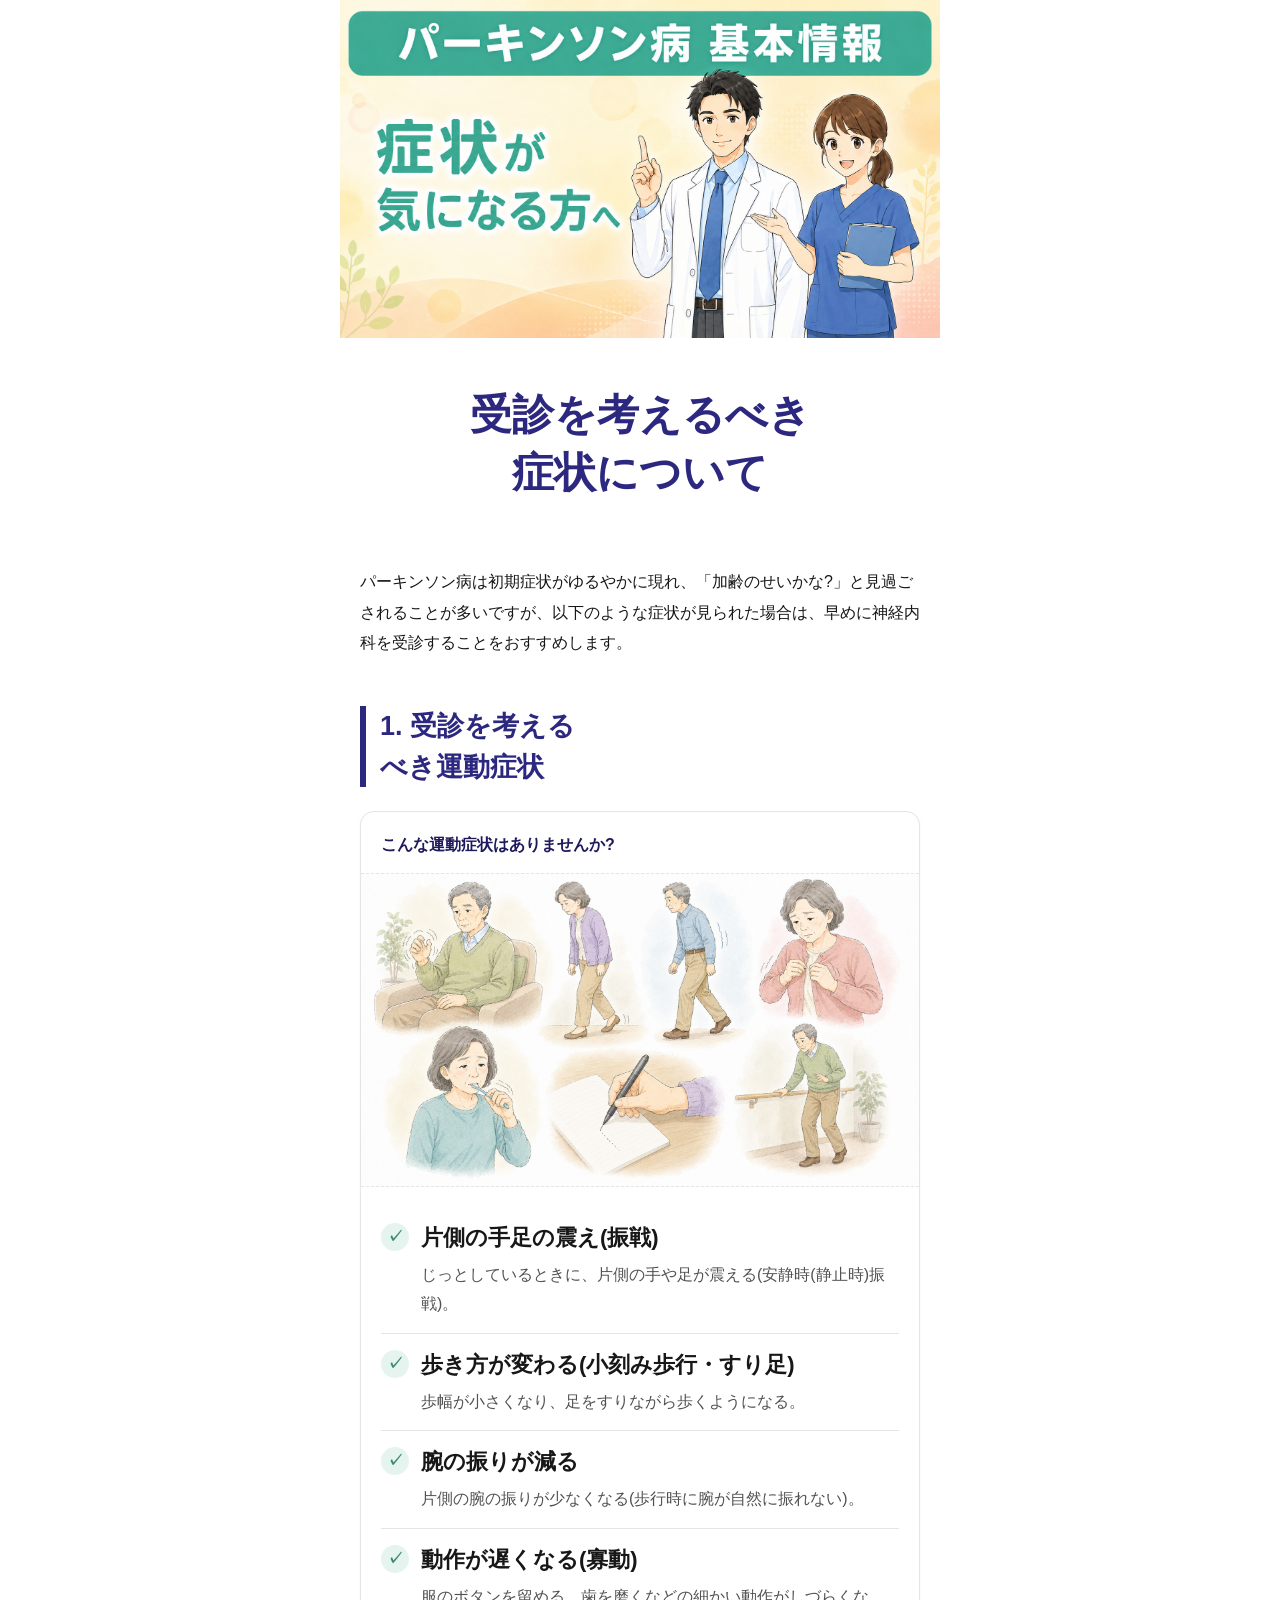
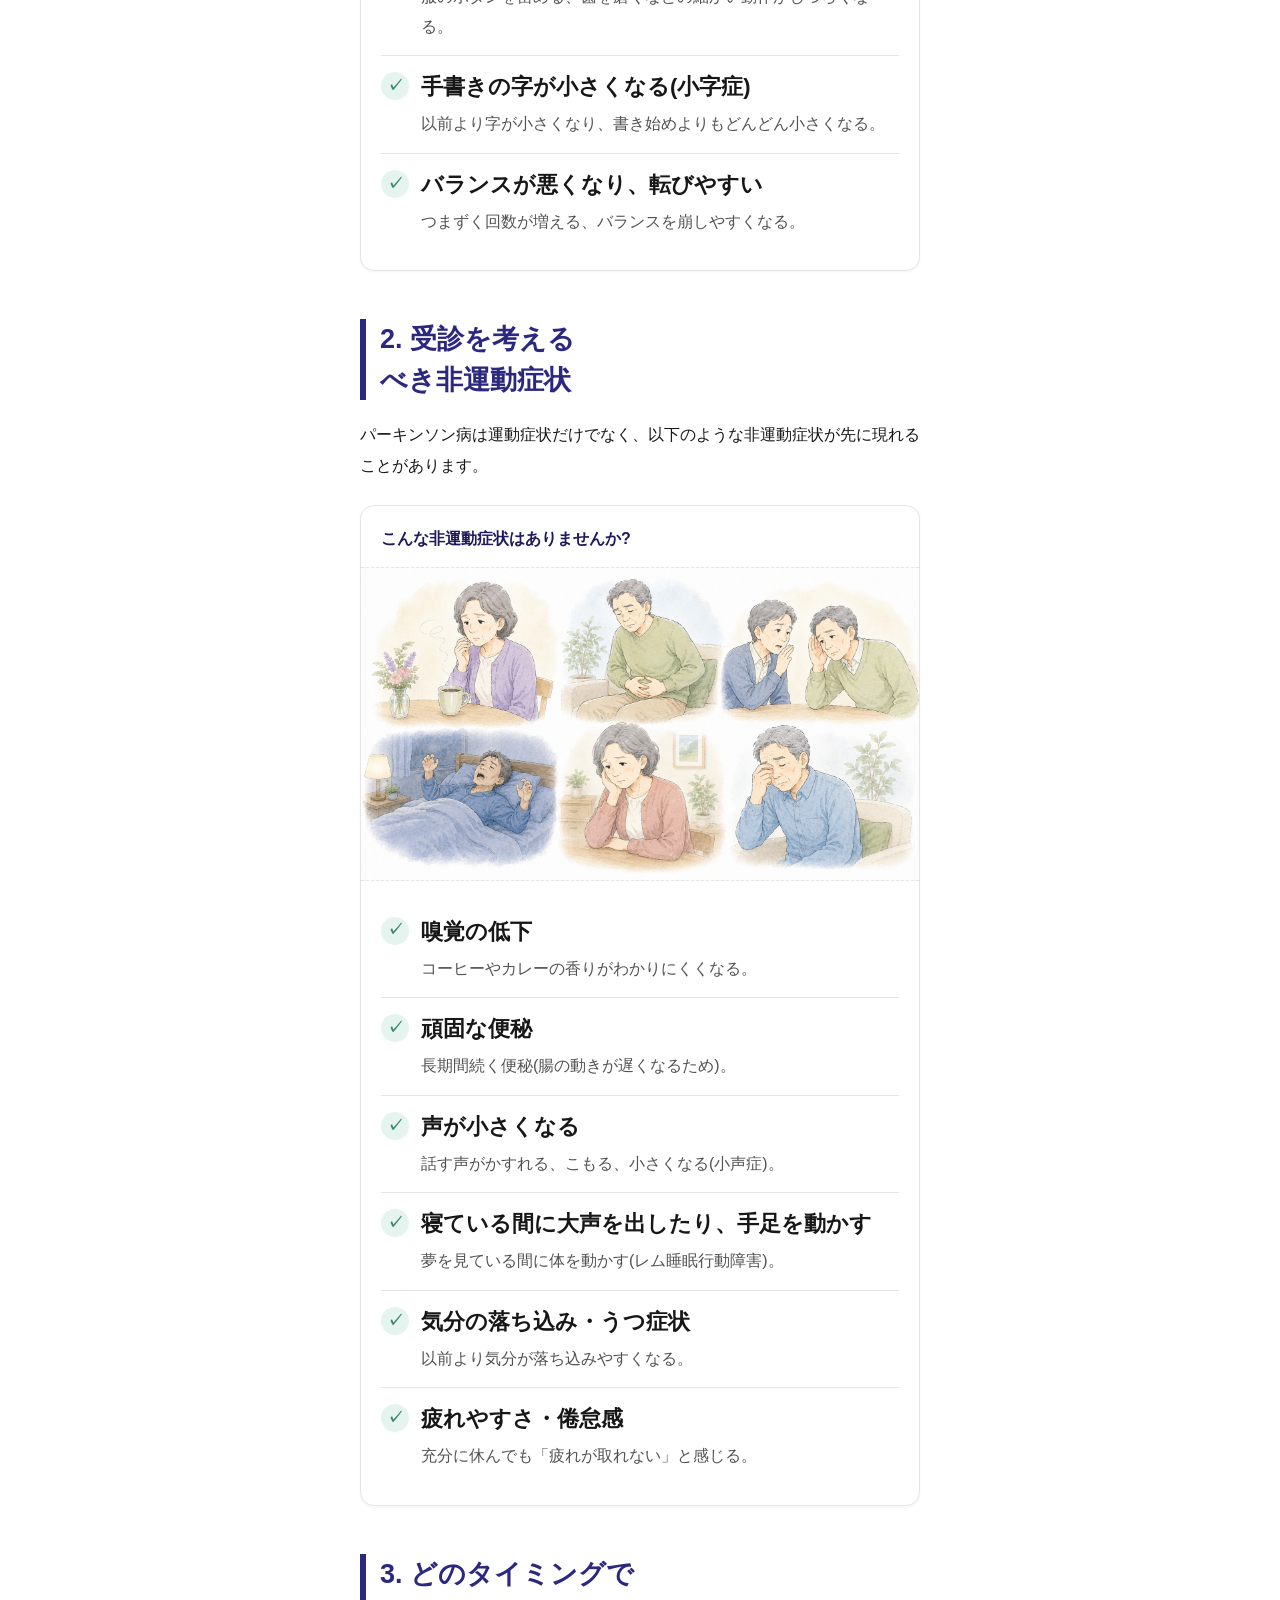
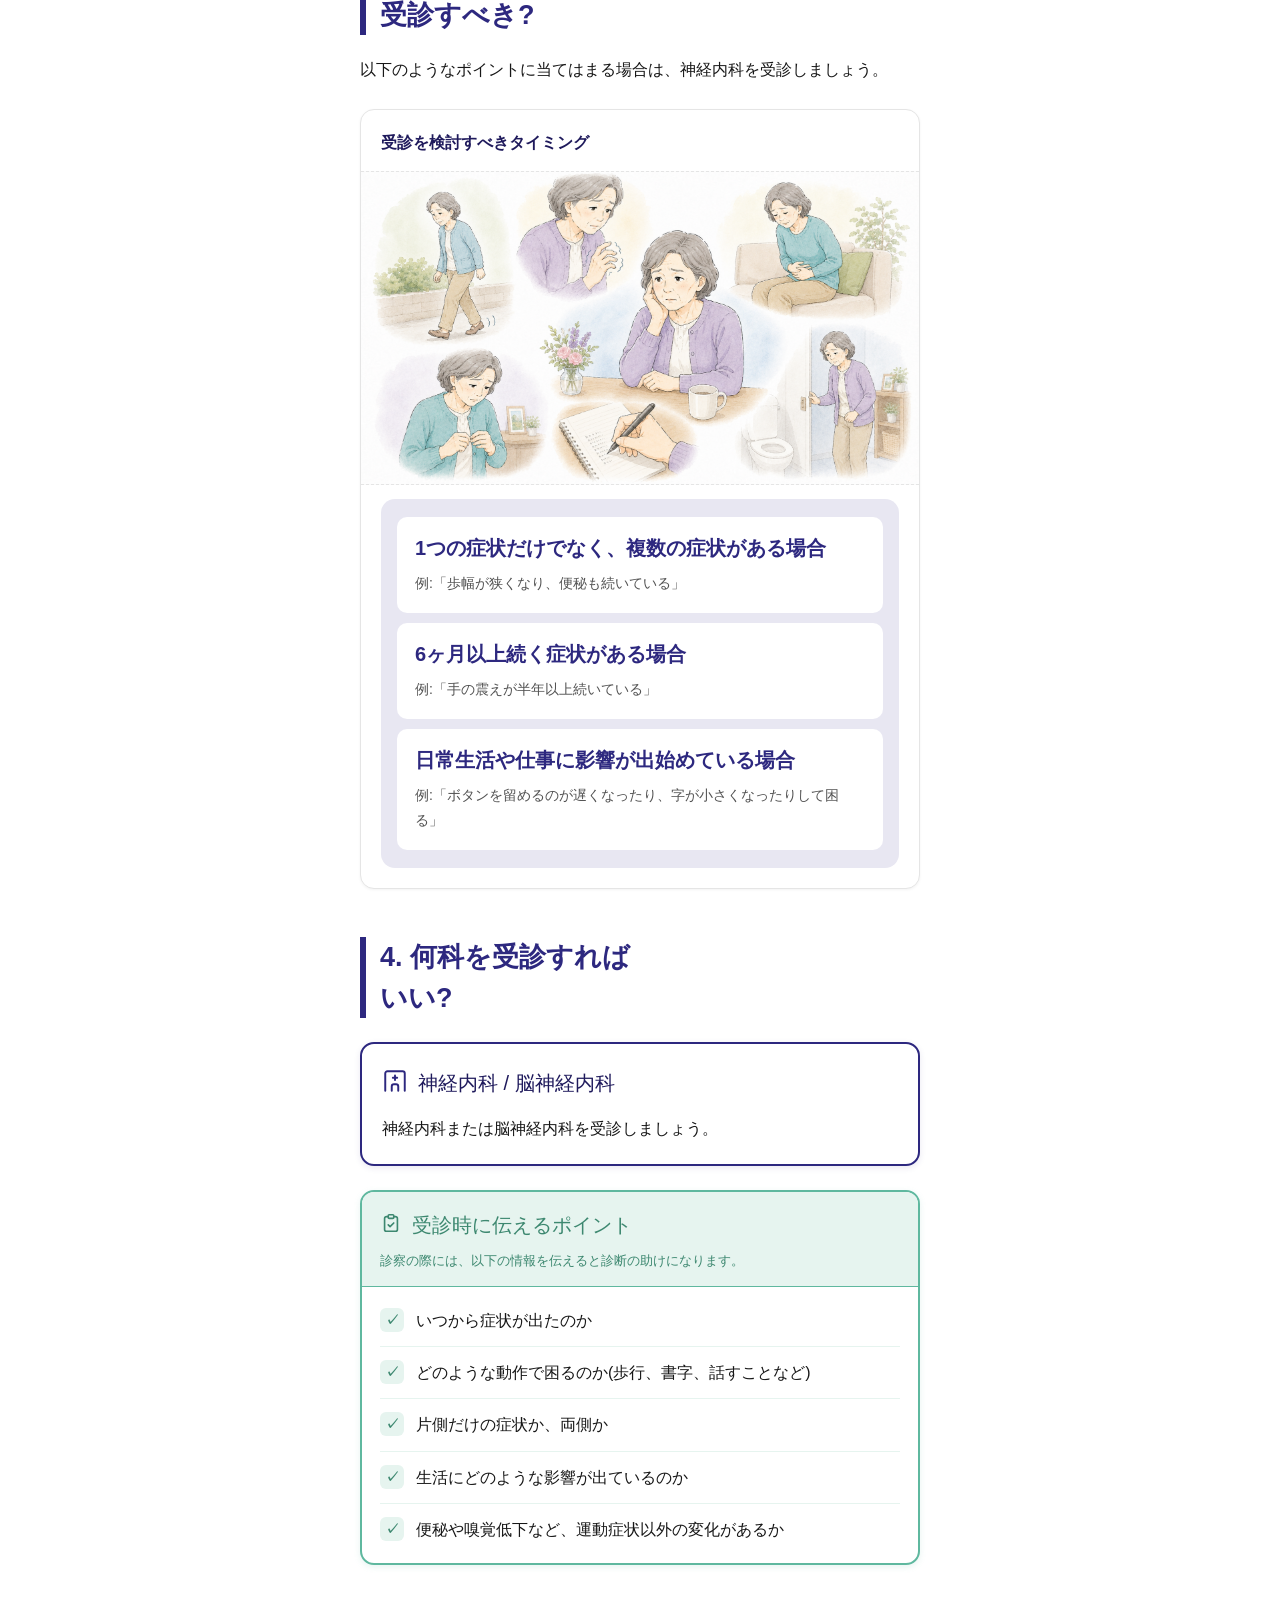
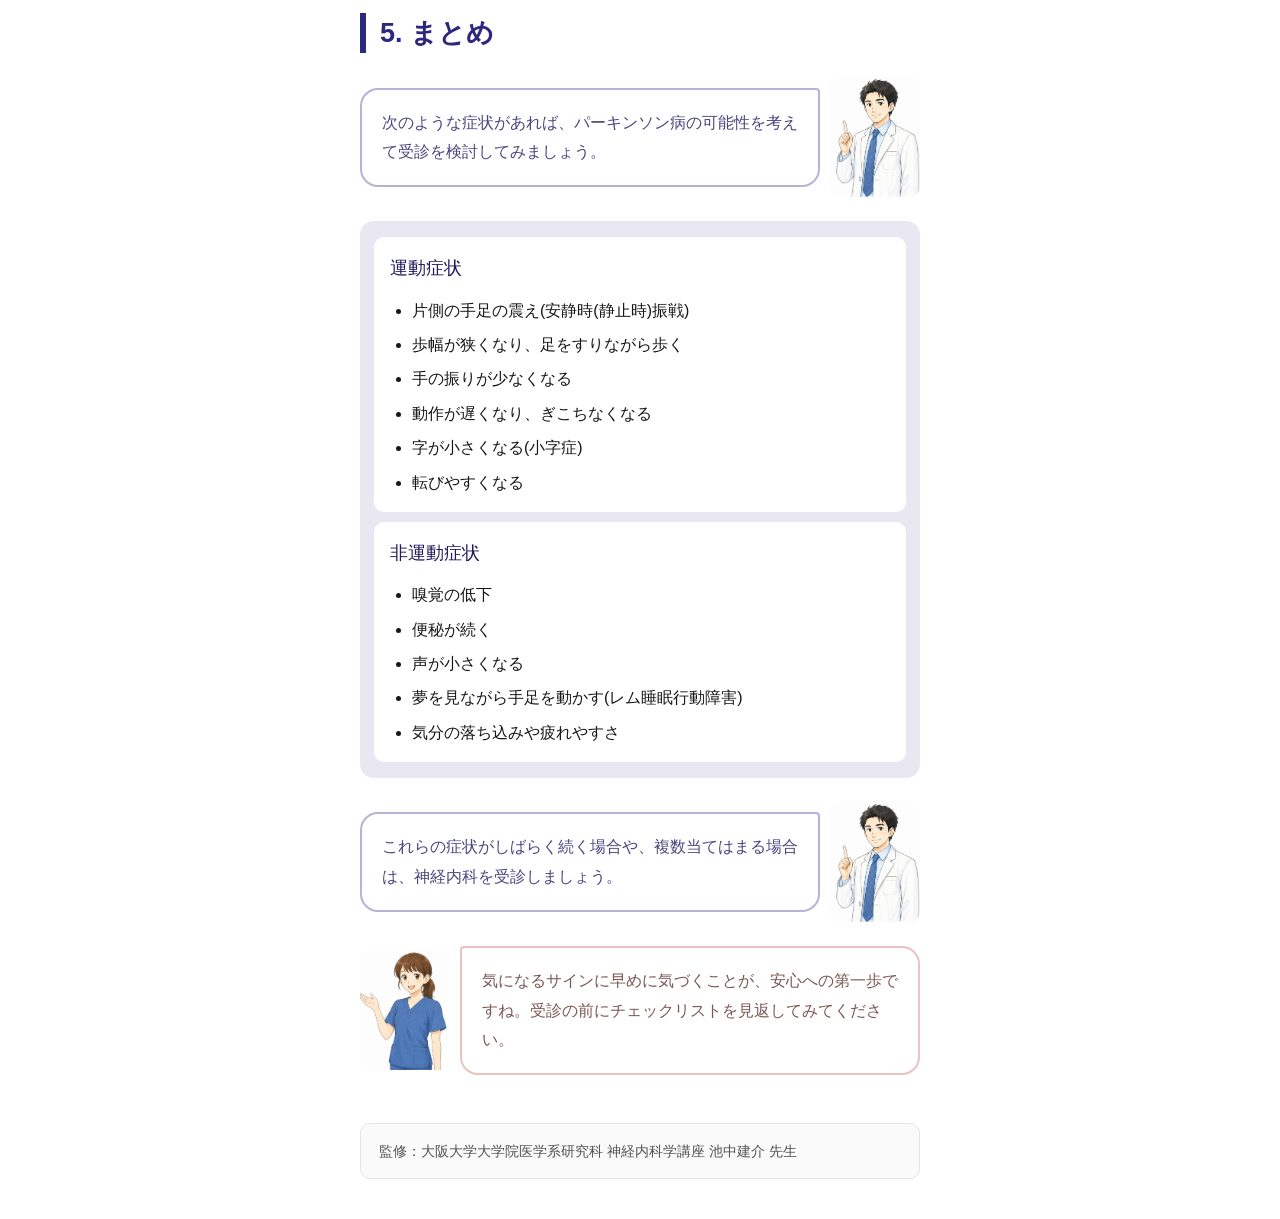
<file: consultation.html>
<!DOCTYPE html>
<html lang="ja">
<head>
  <meta charset="UTF-8">
  <meta name="viewport" content="width=device-width, initial-scale=1.0">
  <title>受診を考えるべき症状について</title>
  <link rel="stylesheet" href="css/article.css?v=20260520b">
</head>
<body>
  <main class="article-container">

    <!-- ⓪ ヒーロー画像 -->
    <header>
      <div class="hero-image">
        <img src="images/hero_symptoms.png" alt="症状が気になる方へ ヒーロー画像">
      </div>
    </header>

    <!-- ① 記事タイトル -->
    <h1 class="article-title article-title--large">受診を考えるべき<br>症状について</h1>

    <!-- ② 導入本文 -->
    <section aria-label="導入">
      <p class="body-text">パーキンソン病は初期症状がゆるやかに現れ、「加齢のせいかな?」と見過ごされることが多いですが、以下のような症状が見られた場合は、早めに神経内科を受診することをおすすめします。</p>
    </section>

    <!-- ③ 中見出し1 -->
    <section aria-label="受診を考えるべき運動症状">
      <h2 class="section-heading">1. 受診を考える<br>べき運動症状</h2>

      <!-- ④ 運動症状チェックリストカード -->
      <div class="stage-card">
        <div style="padding: 18px 20px 12px;">
          <h4 style="color: #1F1A5C;">こんな運動症状はありませんか?</h4>
        </div>
        <div class="stage-illust">
          <img src="images/consultation_motor.png" alt="運動症状のイメージ：震え・歩行・ボタン・字を書く">
        </div>
        <div class="stage-body">

          <div class="checklist-item">
            <div class="check-icon">&#x2713;</div>
            <div class="checklist-content">
              <p class="checklist-title">片側の手足の震え(振戦)</p>
              <p class="checklist-text">じっとしているときに、片側の手や足が震える(安静時(静止時)振戦)。</p>
            </div>
          </div>

          <div class="checklist-item">
            <div class="check-icon">&#x2713;</div>
            <div class="checklist-content">
              <p class="checklist-title">歩き方が変わる(小刻み歩行・すり足)</p>
              <p class="checklist-text">歩幅が小さくなり、足をすりながら歩くようになる。</p>
            </div>
          </div>

          <div class="checklist-item">
            <div class="check-icon">&#x2713;</div>
            <div class="checklist-content">
              <p class="checklist-title">腕の振りが減る</p>
              <p class="checklist-text">片側の腕の振りが少なくなる(歩行時に腕が自然に振れない)。</p>
            </div>
          </div>

          <div class="checklist-item">
            <div class="check-icon">&#x2713;</div>
            <div class="checklist-content">
              <p class="checklist-title">動作が遅くなる(寡動)</p>
              <p class="checklist-text">服のボタンを留める、歯を磨くなどの細かい動作がしづらくなる。</p>
            </div>
          </div>

          <div class="checklist-item">
            <div class="check-icon">&#x2713;</div>
            <div class="checklist-content">
              <p class="checklist-title">手書きの字が小さくなる(小字症)</p>
              <p class="checklist-text">以前より字が小さくなり、書き始めよりもどんどん小さくなる。</p>
            </div>
          </div>

          <div class="checklist-item" style="border-bottom: none;">
            <div class="check-icon">&#x2713;</div>
            <div class="checklist-content">
              <p class="checklist-title">バランスが悪くなり、転びやすい</p>
              <p class="checklist-text">つまずく回数が増える、バランスを崩しやすくなる。</p>
            </div>
          </div>

        </div>
      </div>
    </section>

    <!-- ⑤ 中見出し2 -->
    <section aria-label="受診を考えるべき非運動症状">
      <h2 class="section-heading">2. 受診を考える<br>べき非運動症状</h2>
      <p class="lead-text">パーキンソン病は運動症状だけでなく、以下のような非運動症状が先に現れることがあります。</p>

      <!-- ⑥ 非運動症状チェックリストカード -->
      <div class="stage-card">
        <div style="padding: 18px 20px 12px;">
          <h4 style="color: #1F1A5C;">こんな非運動症状はありませんか?</h4>
        </div>
        <div class="stage-illust">
          <img src="images/consultation_nonmotor.png" alt="非運動症状のイメージ：嗅覚・便秘・睡眠・うつ">
        </div>
        <div class="stage-body">

          <div class="checklist-item">
            <div class="check-icon">&#x2713;</div>
            <div class="checklist-content">
              <p class="checklist-title">嗅覚の低下</p>
              <p class="checklist-text">コーヒーやカレーの香りがわかりにくくなる。</p>
            </div>
          </div>

          <div class="checklist-item">
            <div class="check-icon">&#x2713;</div>
            <div class="checklist-content">
              <p class="checklist-title">頑固な便秘</p>
              <p class="checklist-text">長期間続く便秘(腸の動きが遅くなるため)。</p>
            </div>
          </div>

          <div class="checklist-item">
            <div class="check-icon">&#x2713;</div>
            <div class="checklist-content">
              <p class="checklist-title">声が小さくなる</p>
              <p class="checklist-text">話す声がかすれる、こもる、小さくなる(小声症)。</p>
            </div>
          </div>

          <div class="checklist-item">
            <div class="check-icon">&#x2713;</div>
            <div class="checklist-content">
              <p class="checklist-title">寝ている間に大声を出したり、手足を動かす</p>
              <p class="checklist-text">夢を見ている間に体を動かす(レム睡眠行動障害)。</p>
            </div>
          </div>

          <div class="checklist-item">
            <div class="check-icon">&#x2713;</div>
            <div class="checklist-content">
              <p class="checklist-title">気分の落ち込み・うつ症状</p>
              <p class="checklist-text">以前より気分が落ち込みやすくなる。</p>
            </div>
          </div>

          <div class="checklist-item" style="border-bottom: none;">
            <div class="check-icon">&#x2713;</div>
            <div class="checklist-content">
              <p class="checklist-title">疲れやすさ・倦怠感</p>
              <p class="checklist-text">充分に休んでも「疲れが取れない」と感じる。</p>
            </div>
          </div>

        </div>
      </div>
    </section>

    <!-- ⑦ 中見出し3 -->
    <section aria-label="受診のタイミング">
      <h2 class="section-heading">3. どのタイミングで<br>受診すべき?</h2>
      <p class="lead-text">以下のようなポイントに当てはまる場合は、神経内科を受診しましょう。</p>

      <!-- ⑧ 受診シナリオカード -->
      <div class="stage-card">
        <div style="padding: 18px 20px 12px;">
          <h4 style="color: #1F1A5C;">受診を検討すべきタイミング</h4>
        </div>
        <div class="stage-illust">
          <img src="images/consultation_scenario.png" alt="複数の症状に悩む女性のイメージ">
        </div>
        <div class="stage-body" style="padding: 14px 20px 20px;">

          <div class="feature-cards" style="margin: 0;">
            <div class="feature-card">
              <p class="feature-card-title" style="color: #2D287F;">1つの症状だけでなく、複数の症状がある場合</p>
              <p class="feature-card-text" style="font-size: 14px; color: #525252;">例:「歩幅が狭くなり、便秘も続いている」</p>
            </div>
            <div class="feature-card">
              <p class="feature-card-title" style="color: #2D287F;">6ヶ月以上続く症状がある場合</p>
              <p class="feature-card-text" style="font-size: 14px; color: #525252;">例:「手の震えが半年以上続いている」</p>
            </div>
            <div class="feature-card">
              <p class="feature-card-title" style="color: #2D287F;">日常生活や仕事に影響が出始めている場合</p>
              <p class="feature-card-text" style="font-size: 14px; color: #525252;">例:「ボタンを留めるのが遅くなったり、字が小さくなったりして困る」</p>
            </div>
          </div>

        </div>
      </div>
    </section>

    <!-- ⑨ 中見出し4 -->
    <section aria-label="何科を受診すればいい?">
      <h2 class="section-heading">4. 何科を受診すれば<br>いい?</h2>

      <!-- ⑩ 神経内科の説明 -->
      <div class="hospital-info">
        <div class="hospital-head">
          <div class="hospital-icon"><svg width="26" height="26" viewBox="0 0 24 24" fill="none" stroke="#2D287F" stroke-width="1.8" stroke-linecap="round" stroke-linejoin="round"><path d="M3 21V5a2 2 0 0 1 2-2h14a2 2 0 0 1 2 2v16"/><path d="M9 21v-4a2 2 0 0 1 2-2h2a2 2 0 0 1 2 2v4"/><path d="M10 9h4"/><path d="M12 7v4"/></svg></div>
          <p>神経内科 / 脳神経内科</p>
        </div>
        <p class="hospital-body">神経内科または脳神経内科を受診しましょう。</p>
      </div>

      <!-- ⑪ 受診時に伝えるポイント -->
      <div class="consultation-tool">
        <div class="tool-header">
          <div class="tool-header-row">
            <div class="tool-header-icon"><svg width="22" height="22" viewBox="0 0 24 24" fill="none" stroke="#3D8870" stroke-width="1.8" stroke-linecap="round" stroke-linejoin="round"><path d="M9 5H7a2 2 0 0 0-2 2v12a2 2 0 0 0 2 2h10a2 2 0 0 0 2-2V7a2 2 0 0 0-2-2h-2"/><rect x="9" y="3" width="6" height="4" rx="1"/><path d="M9 14l2 2 4-4"/></svg></div>
            <p>受診時に伝えるポイント</p>
          </div>
          <p class="tool-header-desc">診察の際には、以下の情報を伝えると診断の助けになります。</p>
        </div>
        <div class="tool-body">
          <div class="tool-item">
            <div class="tool-check"><span>&#x2713;</span></div>
            <p>いつから症状が出たのか</p>
          </div>
          <div class="tool-item">
            <div class="tool-check"><span>&#x2713;</span></div>
            <p>どのような動作で困るのか(歩行、書字、話すことなど)</p>
          </div>
          <div class="tool-item">
            <div class="tool-check"><span>&#x2713;</span></div>
            <p>片側だけの症状か、両側か</p>
          </div>
          <div class="tool-item">
            <div class="tool-check"><span>&#x2713;</span></div>
            <p>生活にどのような影響が出ているのか</p>
          </div>
          <div class="tool-item">
            <div class="tool-check"><span>&#x2713;</span></div>
            <p>便秘や嗅覚低下など、運動症状以外の変化があるか</p>
          </div>
        </div>
      </div>
    </section>

    <!-- ⑫ 中見出し5 -->
    <section aria-label="まとめ">
      <h2 class="section-heading">5. まとめ</h2>

      <!-- 先生①：症状リストの導入 -->
      <div class="balloon-wrapper right balloon-outline">
        <div class="balloon-icon">
          <img src="images/char_sensei.png" alt="先生（専門医）">
        </div>
        <div class="balloon-body">
          次のような症状があれば、パーキンソン病の可能性を考えて受診を検討してみましょう。
        </div>
      </div>

      <!-- 症状リスト（入れ子カード） -->
      <div class="summary-checklist">
        <div class="summary-group-card">
          <p class="summary-group-title">運動症状</p>
          <ul>
            <li>片側の手足の震え(安静時(静止時)振戦)</li>
            <li>歩幅が狭くなり、足をすりながら歩く</li>
            <li>手の振りが少なくなる</li>
            <li>動作が遅くなり、ぎこちなくなる</li>
            <li>字が小さくなる(小字症)</li>
            <li>転びやすくなる</li>
          </ul>
        </div>
        <div class="summary-group-card">
          <p class="summary-group-title">非運動症状</p>
          <ul>
            <li>嗅覚の低下</li>
            <li>便秘が続く</li>
            <li>声が小さくなる</li>
            <li>夢を見ながら手足を動かす(レム睡眠行動障害)</li>
            <li>気分の落ち込みや疲れやすさ</li>
          </ul>
        </div>
      </div>

      <!-- 先生②：受診促進メッセージ -->
      <div class="balloon-wrapper right balloon-outline">
        <div class="balloon-icon">
          <img src="images/char_sensei.png" alt="先生（専門医）">
        </div>
        <div class="balloon-body">
          これらの症状がしばらく続く場合や、複数当てはまる場合は、神経内科を受診しましょう。
        </div>
      </div>

      <!-- ハルカ -->
      <div class="balloon-wrapper left balloon-outline">
        <div class="balloon-icon">
          <img src="images/char_haruka.png" alt="ハルカ（理学療法士）">
        </div>
        <div class="balloon-body">
          気になるサインに早めに気づくことが、安心への第一歩ですね。受診の前にチェックリストを見返してみてください。
        </div>
      </div>
    </section>

    <!-- ⑭ 監修者情報 -->
    <footer>
      <div class="supervisor-box">
        <p>監修：大阪大学大学院医学系研究科 神経内科学講座 池中建介 先生</p>
      </div>
    </footer>

  </main>
</body>
</html>
</file>
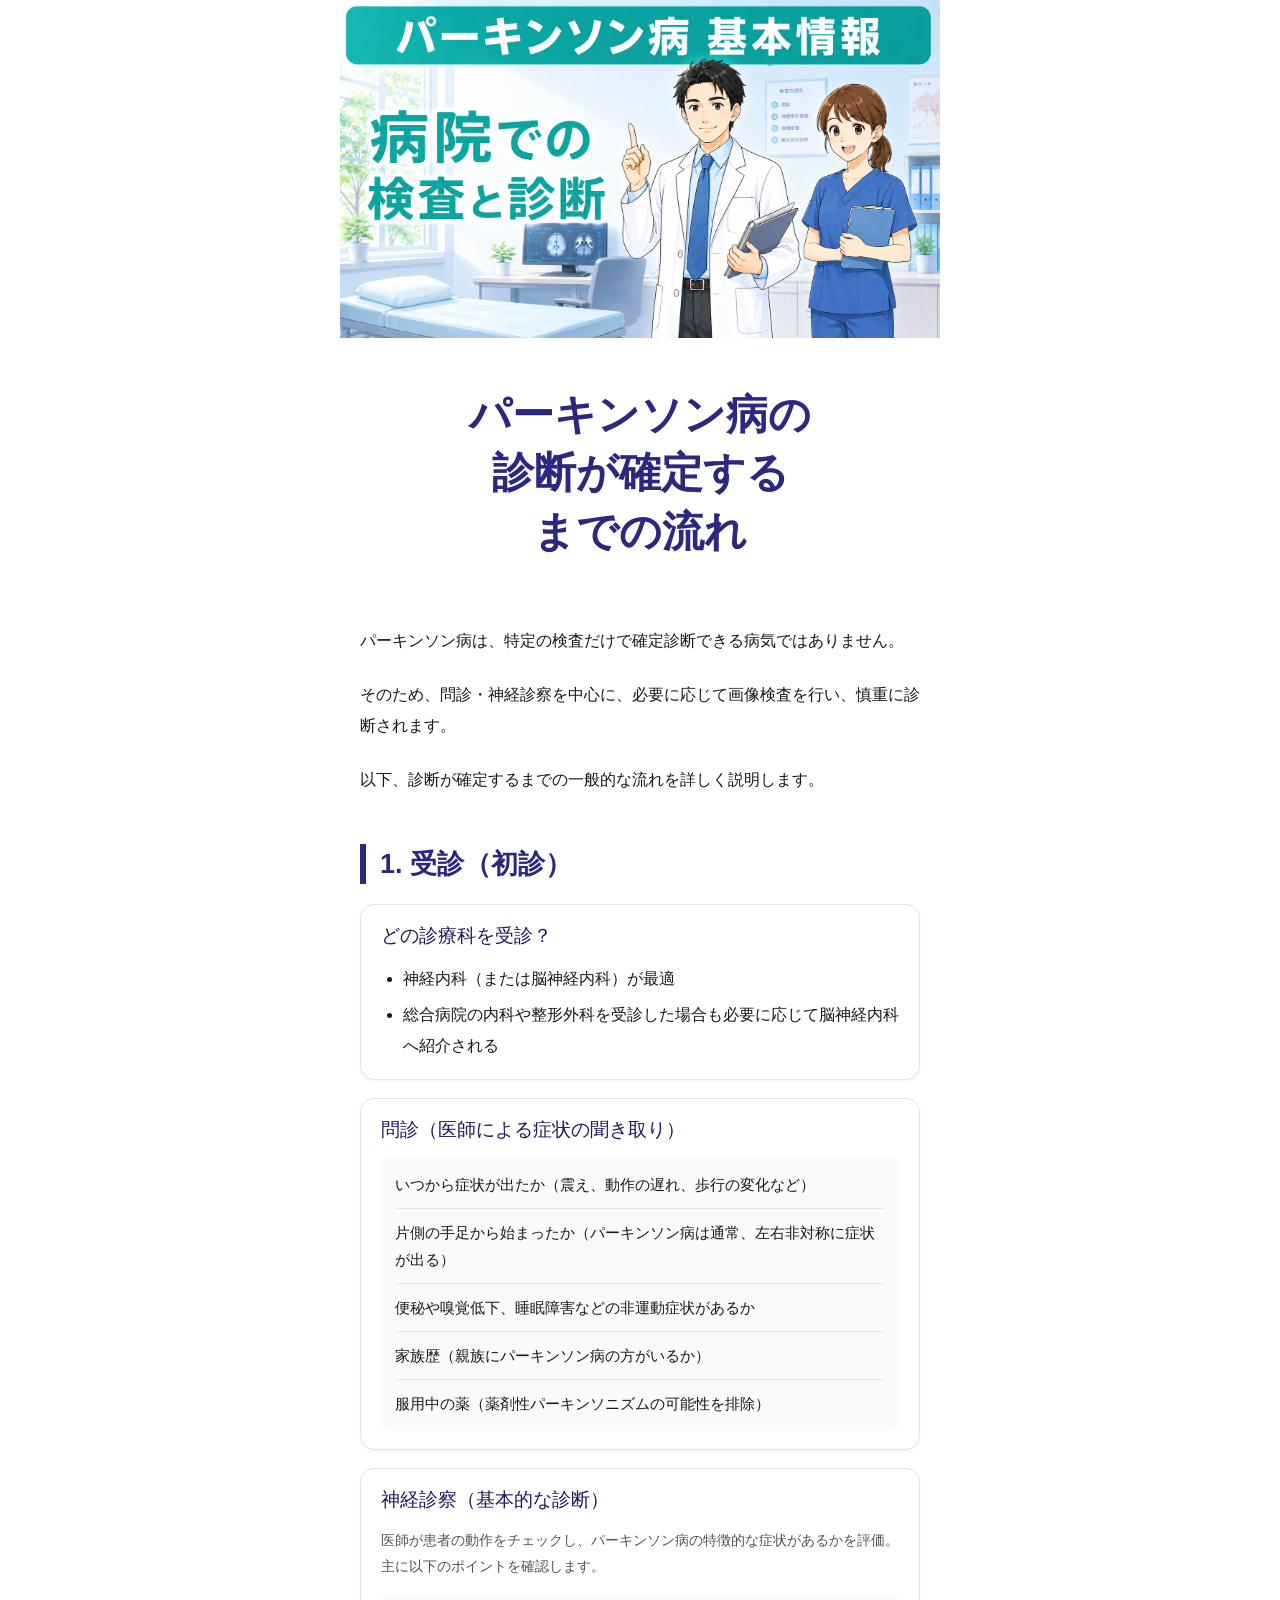
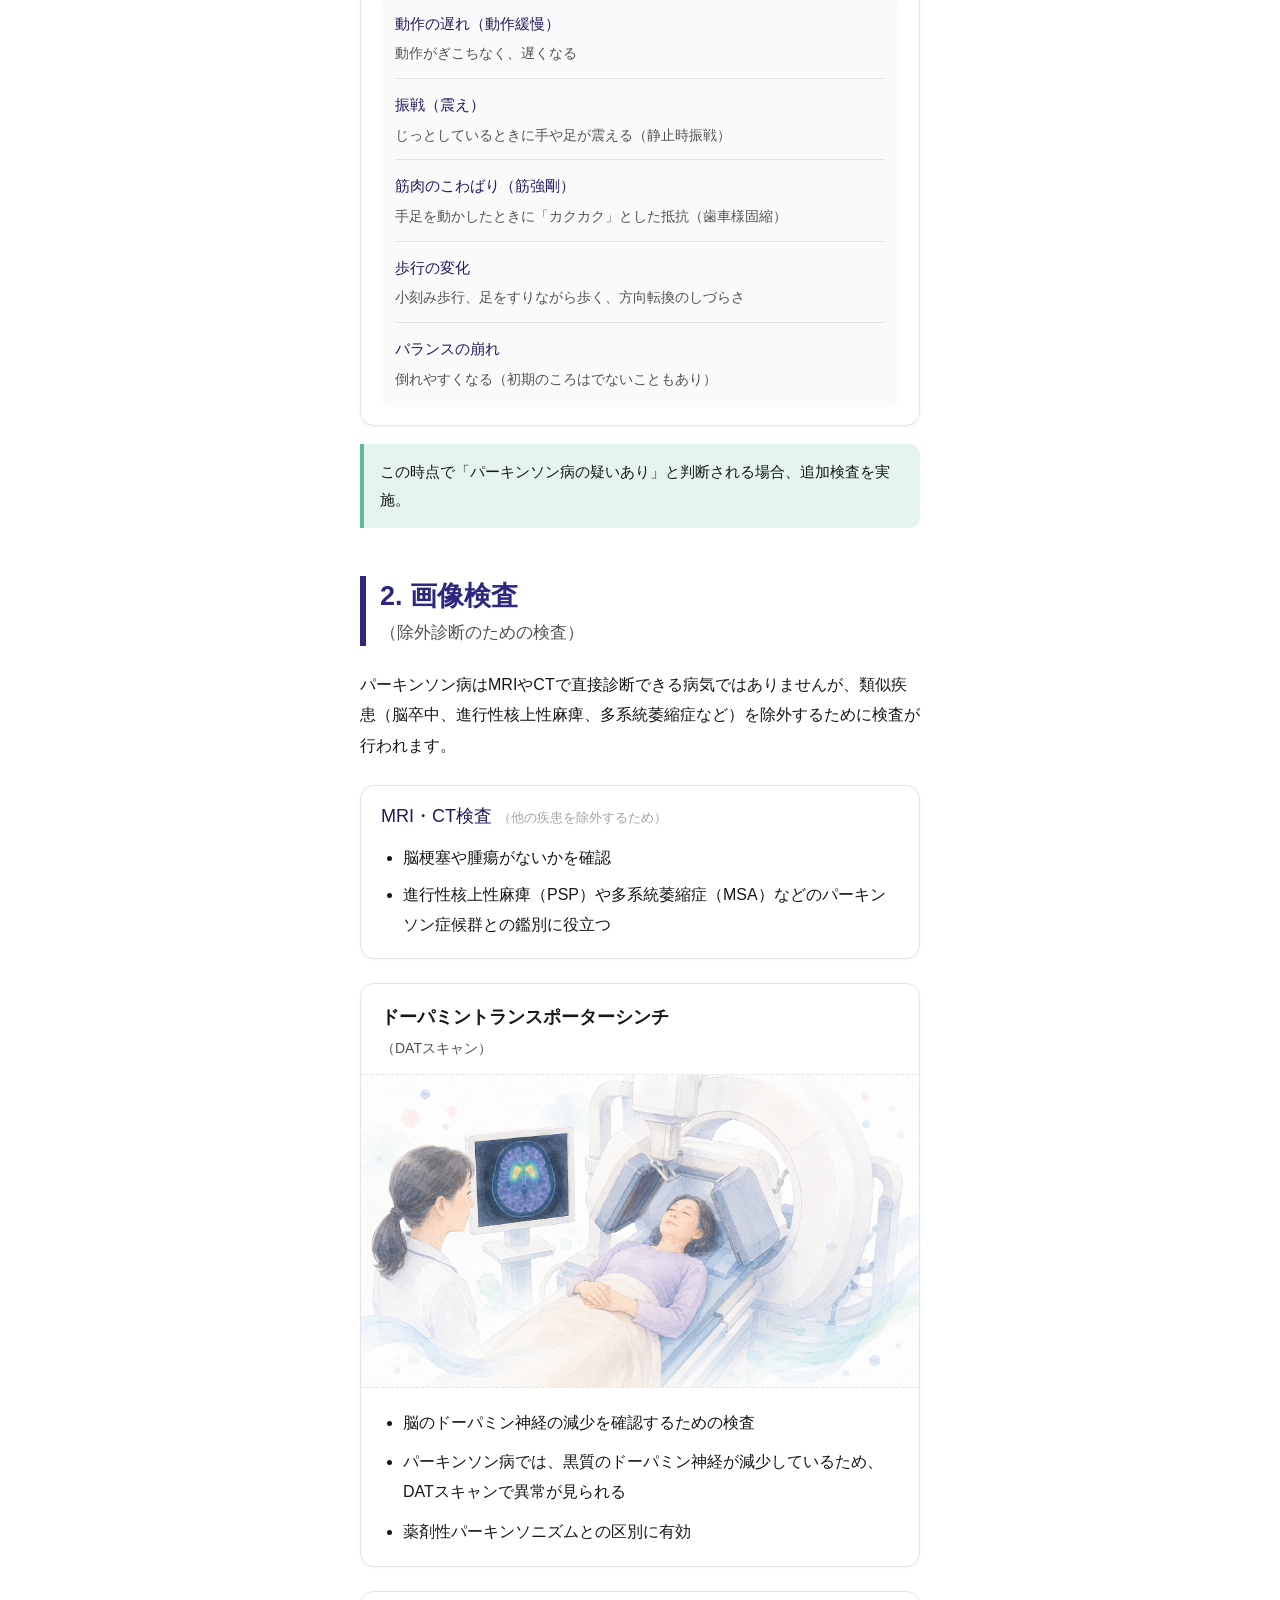
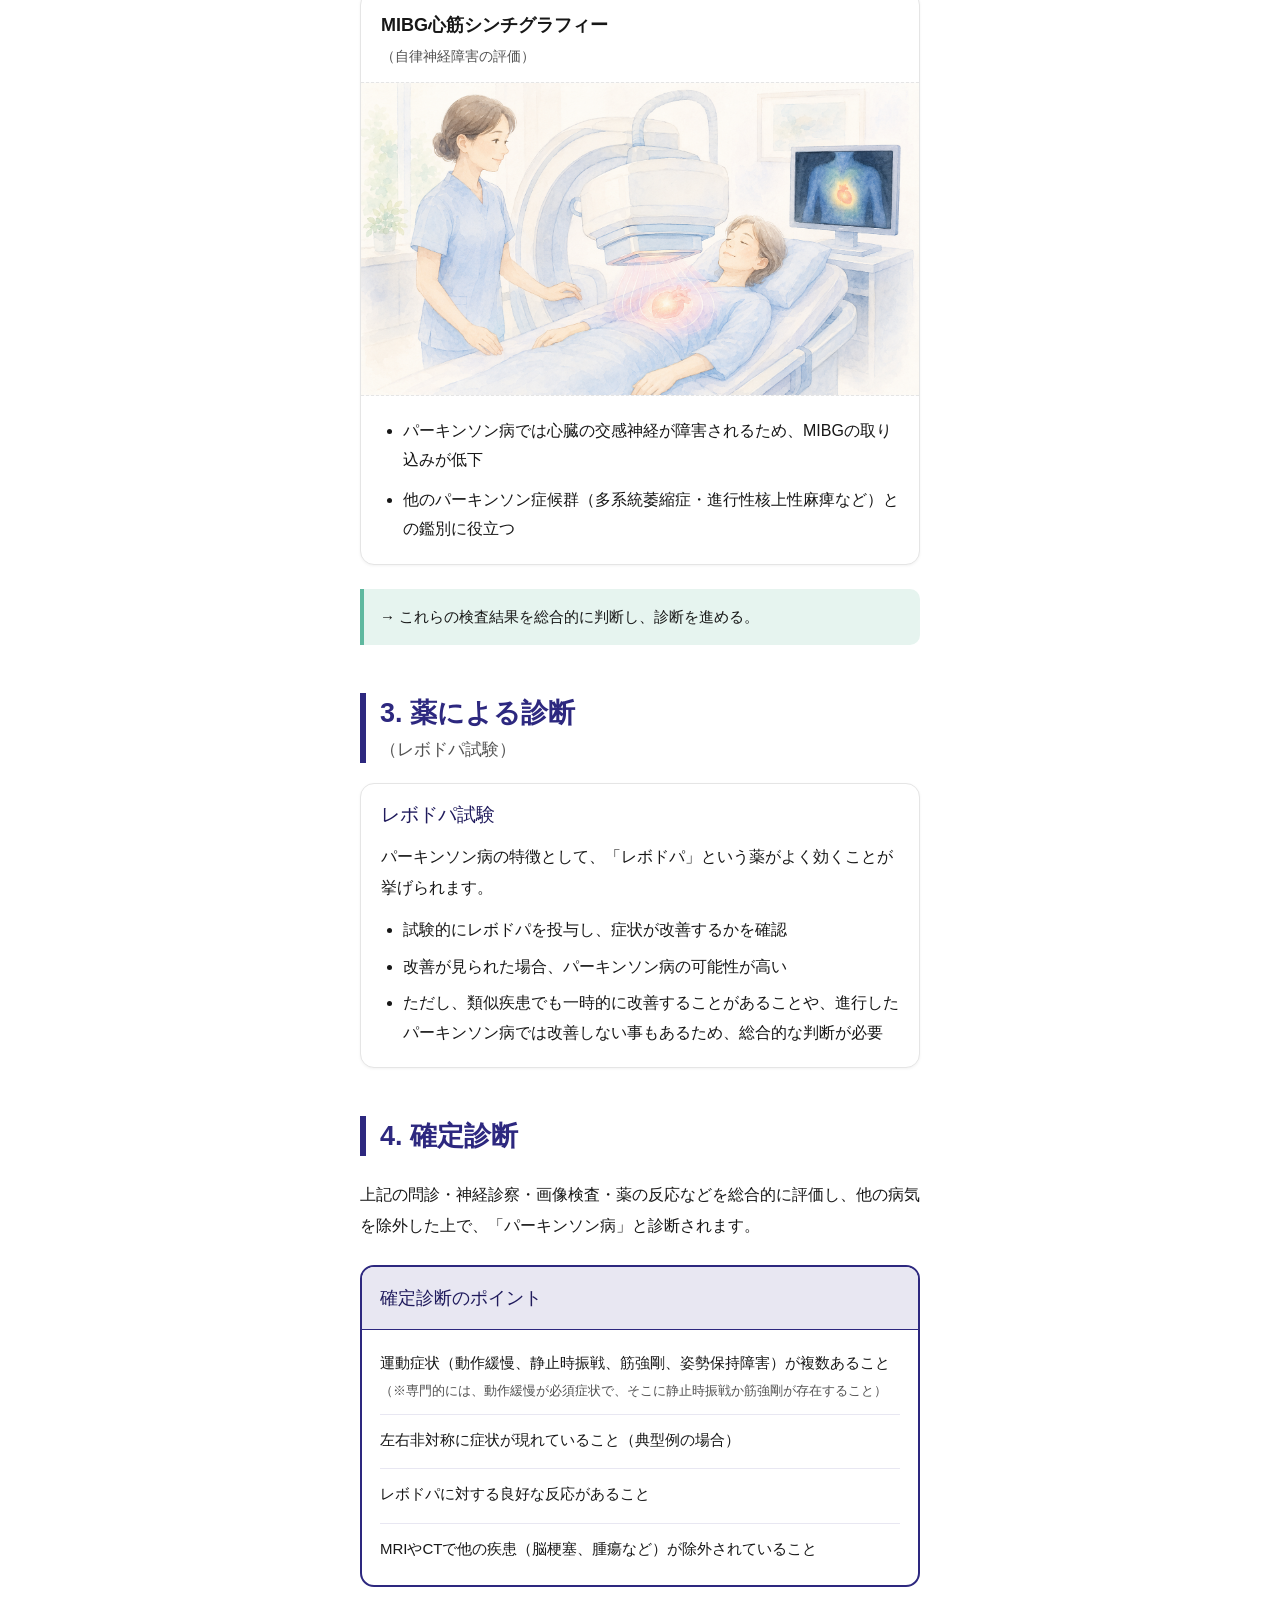
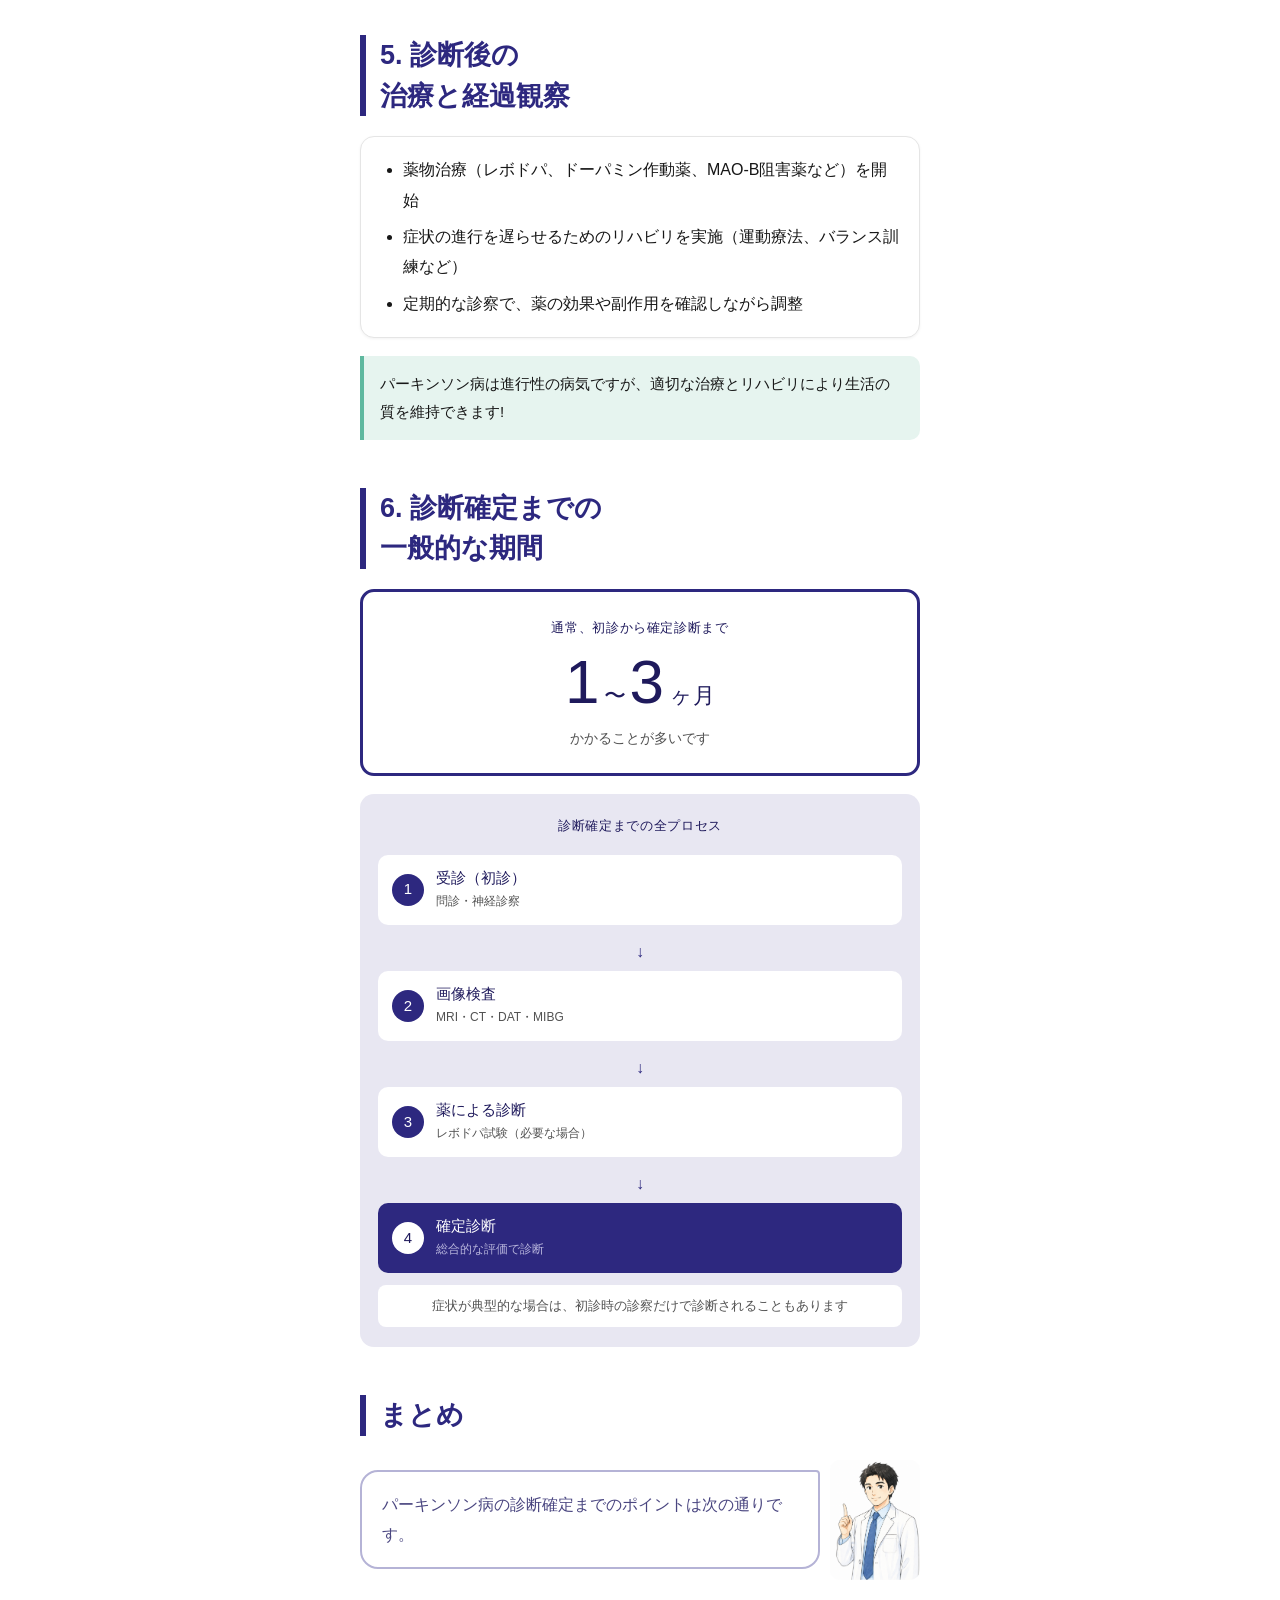
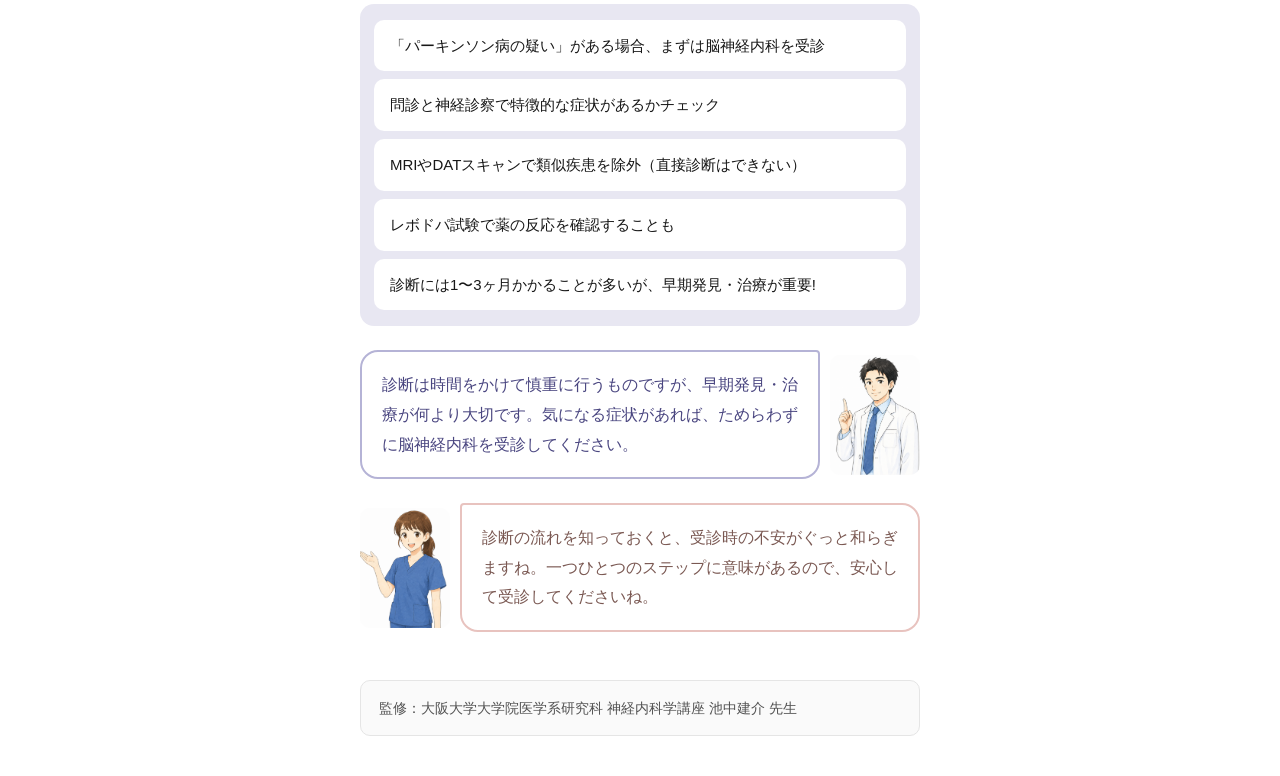
<file: diagnosis-process.html>
<!DOCTYPE html>
<html lang="ja">
<head>
  <meta charset="UTF-8">
  <meta name="viewport" content="width=device-width, initial-scale=1.0">
  <title>パーキンソン病の診断が確定するまでの流れ</title>
  <link rel="stylesheet" href="css/article.css?v=20260521e">
</head>
<body>
  <main class="article-container">

    <!-- ⓪ ヒーロー画像 -->
    <header>
      <div class="hero-image">
        <img src="images/hero_diagnosis.png" alt="診断確定までの流れのイメージ画像">
      </div>
    </header>

    <!-- ① 記事タイトル -->
    <h1 class="article-title article-title--large">パーキンソン病の<br>診断が確定する<br>までの流れ</h1>

    <!-- ② 導入本文 -->
    <section aria-label="導入">
      <p class="body-text">パーキンソン病は、特定の検査だけで確定診断できる病気ではありません</strong>。</p>
      <p class="body-text">そのため、問診・神経診察を中心に、必要に応じて画像検査を行い、慎重に診断されます。</p>
      <p class="body-text">以下、診断が確定するまでの一般的な流れを詳しく説明します。</p>
    </section>

    <!-- ④ 中見出し1 -->
    <section aria-label="受診（初診）">
      <h2 class="section-heading">1. 受診（初診）</h2>

      <!-- ⑤ どの診療科を受診？ -->
      <div class="test-card">
        <div class="test-card-inner">
          <div class="test-card-head">
            <p>どの診療科を受診？</p>
          </div>
          <ul class="test-card-list">
            <li>神経内科（または脳神経内科）が最適</strong></li>
            <li>総合病院の内科や整形外科を受診した場合も必要に応じて脳神経内科へ紹介される</li>
          </ul>
        </div>
      </div>

      <!-- ⑥ 問診カード -->
      <div class="test-card">
        <div class="test-card-inner">
          <div class="test-card-head">
            <p>問診（医師による症状の聞き取り）</p>
          </div>
          <div class="test-checklist">
            <div class="test-checklist-row">
              <p>いつから症状が出たか（震え、動作の遅れ、歩行の変化など）</p>
            </div>
            <div class="test-checklist-row">
              <p>片側の手足から始まったか（パーキンソン病は通常、左右非対称に症状が出る</strong>）</p>
            </div>
            <div class="test-checklist-row">
              <p>便秘や嗅覚低下、睡眠障害などの非運動症状があるか</p>
            </div>
            <div class="test-checklist-row">
              <p>家族歴（親族にパーキンソン病の方がいるか）</p>
            </div>
            <div class="test-checklist-row">
              <p>服用中の薬（薬剤性パーキンソニズムの可能性を排除）</p>
            </div>
          </div>
        </div>
      </div>

      <!-- ⑦ 神経診察カード -->
      <div class="test-card">
        <div class="test-card-inner">
          <div class="test-card-head">
            <p>神経診察（基本的な診断）</p>
          </div>
          <p class="neuro-intro">医師が患者の動作をチェックし、パーキンソン病の特徴的な症状があるかを評価</strong>。主に以下のポイントを確認します。</p>
          <div class="neuro-list">
            <div class="neuro-item">
              <p class="neuro-label">動作の遅れ（動作緩慢）</p>
              <p class="neuro-desc">動作がぎこちなく、遅くなる</p>
            </div>
            <div class="neuro-item">
              <p class="neuro-label">振戦（震え）</p>
              <p class="neuro-desc">じっとしているときに手や足が震える（静止時振戦）</p>
            </div>
            <div class="neuro-item">
              <p class="neuro-label">筋肉のこわばり（筋強剛）</p>
              <p class="neuro-desc">手足を動かしたときに「カクカク」とした抵抗（歯車様固縮）</p>
            </div>
            <div class="neuro-item">
              <p class="neuro-label">歩行の変化</p>
              <p class="neuro-desc">小刻み歩行、足をすりながら歩く、方向転換のしづらさ</p>
            </div>
            <div class="neuro-item">
              <p class="neuro-label">バランスの崩れ</p>
              <p class="neuro-desc">倒れやすくなる（初期のころはでないこともあり）</p>
            </div>
          </div>
        </div>
      </div>

      <!-- ⑧ 章1のキーメッセージ -->
      <div class="key-message-box">
        <p>この時点で「パーキンソン病の疑いあり」と判断される場合、追加検査を実施。</strong></p>
      </div>
    </section>

    <!-- ⑨ 中見出し2 -->
    <section aria-label="画像検査">
      <h2 class="section-heading">2. 画像検査<span class="section-heading-sub">（除外診断のための検査）</span></h2>
      <p class="body-text">パーキンソン病はMRIやCTで直接診断できる病気ではありません</strong>が、類似疾患（脳卒中、進行性核上性麻痺、多系統萎縮症など）を除外するために</strong>検査が行われます。</p>

      <!-- ⑩ MRI/CT検査カード -->
      <div class="test-card">
        <div class="test-card-inner">
          <div class="test-card-head">
            <p style="font-size: 18px;">MRI・CT検査<span style="font-size: 13px; color: #A3A3A3; margin-left: 6px; font-weight: 400;">（他の疾患を除外するため）</span></p>
          </div>
          <ul class="test-card-list">
            <li>脳梗塞や腫瘍がないかを確認</strong></li>
            <li>進行性核上性麻痺（PSP）や多系統萎縮症（MSA）などのパーキンソン症候群との鑑別に役立つ</li>
          </ul>
        </div>
      </div>

      <!-- ⑪ DATスキャンカード -->
      <div class="stage-card">
        <div class="stage-header" style="flex-direction: column; align-items: flex-start; gap: 2px;">
          <h4 style="font-size: 18px;">ドーパミントランスポーターシンチ</h4>
          <span class="imaging-sub">（DATスキャン）</span>
        </div>
        <div class="stage-illust">
          <img src="images/test_dat_scan.png" alt="DATスキャンのイメージ画像">
        </div>
        <div class="stage-body">
          <ul>
            <li>脳のドーパミン神経の減少を確認するための検査</strong></li>
            <li>パーキンソン病では、黒質のドーパミン神経が減少しているため、DATスキャンで異常が見られる</li>
            <li>薬剤性パーキンソニズムとの区別に有効</li>
          </ul>
        </div>
      </div>

      <!-- ⑫ MIBG心筋シンチカード -->
      <div class="stage-card">
        <div class="stage-header" style="flex-direction: column; align-items: flex-start; gap: 2px;">
          <h4 style="font-size: 18px;">MIBG心筋シンチグラフィー</h4>
          <span class="imaging-sub">（自律神経障害の評価）</span>
        </div>
        <div class="stage-illust">
          <img src="images/test_mibg.png" alt="MIBG心筋シンチグラフィーのイメージ画像">
        </div>
        <div class="stage-body">
          <ul>
            <li>パーキンソン病では心臓の交感神経が障害されるため、MIBGの取り込みが低下</strong></li>
            <li>他のパーキンソン症候群（多系統萎縮症・進行性核上性麻痺など）との鑑別に役立つ</li>
          </ul>
        </div>
      </div>

      <!-- ⑬ 章2のキーメッセージ -->
      <div class="key-message-box">
        <p>→ これらの検査結果を総合的に判断し、診断を進める。</strong></p>
      </div>
    </section>

    <!-- ⑭ 中見出し3 -->
    <section aria-label="薬による診断">
      <h2 class="section-heading">3. 薬による診断<span class="section-heading-sub">（レボドパ試験）</span></h2>

      <!-- ⑮ レボドパ試験カード -->
      <div class="test-card">
        <div class="test-card-inner">
          <div class="test-card-head">
            <p>レボドパ試験</p>
          </div>
          <p class="lead-text" style="margin: 0 0 12px;">パーキンソン病の特徴として、「レボドパ」という薬がよく効く</strong>ことが挙げられます。</p>
          <ul class="test-card-list">
            <li>試験的にレボドパを投与し、症状が改善するかを確認</li>
            <li>改善が見られた場合、パーキンソン病の可能性が高い</li>
            <li>ただし、類似疾患でも一時的に改善することがあることや、進行したパーキンソン病では改善しない事もあるため、総合的な判断が必要</li>
          </ul>
        </div>
      </div>
    </section>

    <!-- ⑯ 中見出し4 -->
    <section aria-label="確定診断">
      <h2 class="section-heading">4. 確定診断</h2>
      <p class="body-text">上記の問診・神経診察・画像検査・薬の反応</strong>などを総合的に評価し、他の病気を除外した上で、「パーキンソン病」と診断されます</strong>。</p>

      <!-- ⑰ 確定診断の4ポイント -->
      <div class="diagnosis-criteria">
        <div class="diagnosis-criteria-header">
          <p>確定診断のポイント</p>
        </div>
        <div class="diagnosis-criteria-body">
          <div class="diagnosis-criteria-item">
            <p class="crit-main">運動症状（動作緩慢、静止時振戦、筋強剛、姿勢保持障害）が複数あること</strong></p>
            <p class="crit-sub">（※専門的には、動作緩慢が必須症状で、そこに静止時振戦か筋強剛が存在すること）</p>
          </div>
          <div class="diagnosis-criteria-item">
            <p class="crit-main">左右非対称に症状が現れていること（典型例の場合）</strong></p>
          </div>
          <div class="diagnosis-criteria-item">
            <p class="crit-main">レボドパに対する良好な反応があること</strong></p>
          </div>
          <div class="diagnosis-criteria-item">
            <p class="crit-main">MRIやCTで他の疾患（脳梗塞、腫瘍など）が除外されていること</strong></p>
          </div>
        </div>
      </div>
    </section>

    <!-- ⑱ 中見出し5 -->
    <section aria-label="診断後の治療と経過観察">
      <h2 class="section-heading">5. 診断後の<br>治療と経過観察</h2>

      <!-- ⑲ 治療と経過観察カード -->
      <div class="test-card">
        <div class="test-card-inner">
          <ul class="test-card-list">
            <li>薬物治療（レボドパ、ドーパミン作動薬、MAO-B阻害薬など）を開始</li>
            <li>症状の進行を遅らせるためのリハビリを実施（運動療法、バランス訓練など）</li>
            <li>定期的な診察で、薬の効果や副作用を確認しながら調整</li>
          </ul>
        </div>
      </div>

      <!-- ⑳ 章5のキーメッセージ -->
      <div class="key-message-box">
        <p>パーキンソン病は進行性の病気ですが、適切な治療とリハビリにより生活の質を維持できます!</strong></p>
      </div>
    </section>

    <!-- ㉑ 中見出し6 -->
    <section aria-label="診断確定までの一般的な期間">
      <h2 class="section-heading">6. 診断確定までの<br>一般的な期間</h2>

      <!-- ㉒ 期間ブロック -->
      <div class="duration-block">
        <p class="duration-block-label">通常、初診から確定診断まで</p>
        <p class="duration-block-time">
          <span class="num">1</span><span class="sep">〜</span><span class="num">3</span><span class="unit">ヶ月</span>
        </p>
        <p class="duration-block-note">かかることが多いです</p>
      </div>

      <!-- 診断プロセスの流れ -->
      <div class="process-overview">
        <p class="process-overview-title">診断確定までの全プロセス</p>

        <div class="process-step">
          <div class="process-step-badge">1</div>
          <div class="process-step-content">
            <p class="main">受診（初診）</p>
            <p class="sub">問診・神経診察</p>
          </div>
        </div>
        <div class="process-arrow">↓</div>

        <div class="process-step">
          <div class="process-step-badge">2</div>
          <div class="process-step-content">
            <p class="main">画像検査</p>
            <p class="sub">MRI・CT・DAT・MIBG</p>
          </div>
        </div>
        <div class="process-arrow">↓</div>

        <div class="process-step">
          <div class="process-step-badge">3</div>
          <div class="process-step-content">
            <p class="main">薬による診断</p>
            <p class="sub">レボドパ試験（必要な場合）</p>
          </div>
        </div>
        <div class="process-arrow">↓</div>

        <div class="process-step goal">
          <div class="process-step-badge">4</div>
          <div class="process-step-content">
            <p class="main">確定診断</p>
            <p class="sub">総合的な評価で診断</p>
          </div>
        </div>

        <p class="process-overview-note">症状が典型的な場合は、初診時の診察だけで診断されることもあります</p>
      </div>
    </section>

    <!-- ㉔ まとめ -->
    <section aria-label="まとめ">
      <h2 class="section-heading">まとめ</h2>

      <!-- 先生①：まとめの導入 -->
      <div class="balloon-wrapper right balloon-outline">
        <div class="balloon-icon">
          <img src="images/char_sensei.png" alt="先生（専門医）">
        </div>
        <div class="balloon-body">
          パーキンソン病の診断確定までのポイントは次の通りです。
        </div>
      </div>

      <!-- 5項目リスト（入れ子カード） -->
      <div class="summary-outer">
        <div class="summary-inner">
          <div class="summary-inner-row">
            <p>「パーキンソン病の疑い」がある場合、まずは脳神経内科を受診</strong></p>
          </div>
        </div>
        <div class="summary-inner">
          <div class="summary-inner-row">
            <p>問診と神経診察で特徴的な症状があるかチェック</strong></p>
          </div>
        </div>
        <div class="summary-inner">
          <div class="summary-inner-row">
            <p>MRIやDATスキャンで類似疾患を除外（直接診断はできない）</strong></p>
          </div>
        </div>
        <div class="summary-inner">
          <div class="summary-inner-row">
            <p>レボドパ試験で薬の反応を確認することも</strong></p>
          </div>
        </div>
        <div class="summary-inner">
          <div class="summary-inner-row">
            <p>診断には1〜3ヶ月かかることが多いが、早期発見・治療が重要!</strong></p>
          </div>
        </div>
      </div>

      <!-- 先生②：カテゴリ③集大成のCTA -->
      <div class="balloon-wrapper right balloon-outline">
        <div class="balloon-icon">
          <img src="images/char_sensei.png" alt="先生（専門医）">
        </div>
        <div class="balloon-body">
          診断は時間をかけて慎重に行うものですが、早期発見・治療が何より大切です。気になる症状があれば、ためらわずに脳神経内科を受診してください。        </div>
      </div>

      <!-- ハルカ -->
      <div class="balloon-wrapper left balloon-outline">
        <div class="balloon-icon">
          <img src="images/char_haruka.png" alt="ハルカ（理学療法士）">
        </div>
        <div class="balloon-body">
          診断の流れを知っておくと、受診時の不安がぐっと和らぎますね。一つひとつのステップに意味があるので、安心して受診してくださいね。
        </div>
      </div>
    </section>

    <!-- ㉖ 監修者情報 -->
    <footer>
      <div class="supervisor-box">
        <p>監修：大阪大学大学院医学系研究科 神経内科学講座 池中建介 先生</p>
      </div>
    </footer>

  </main>
</body>
</html>
</file>
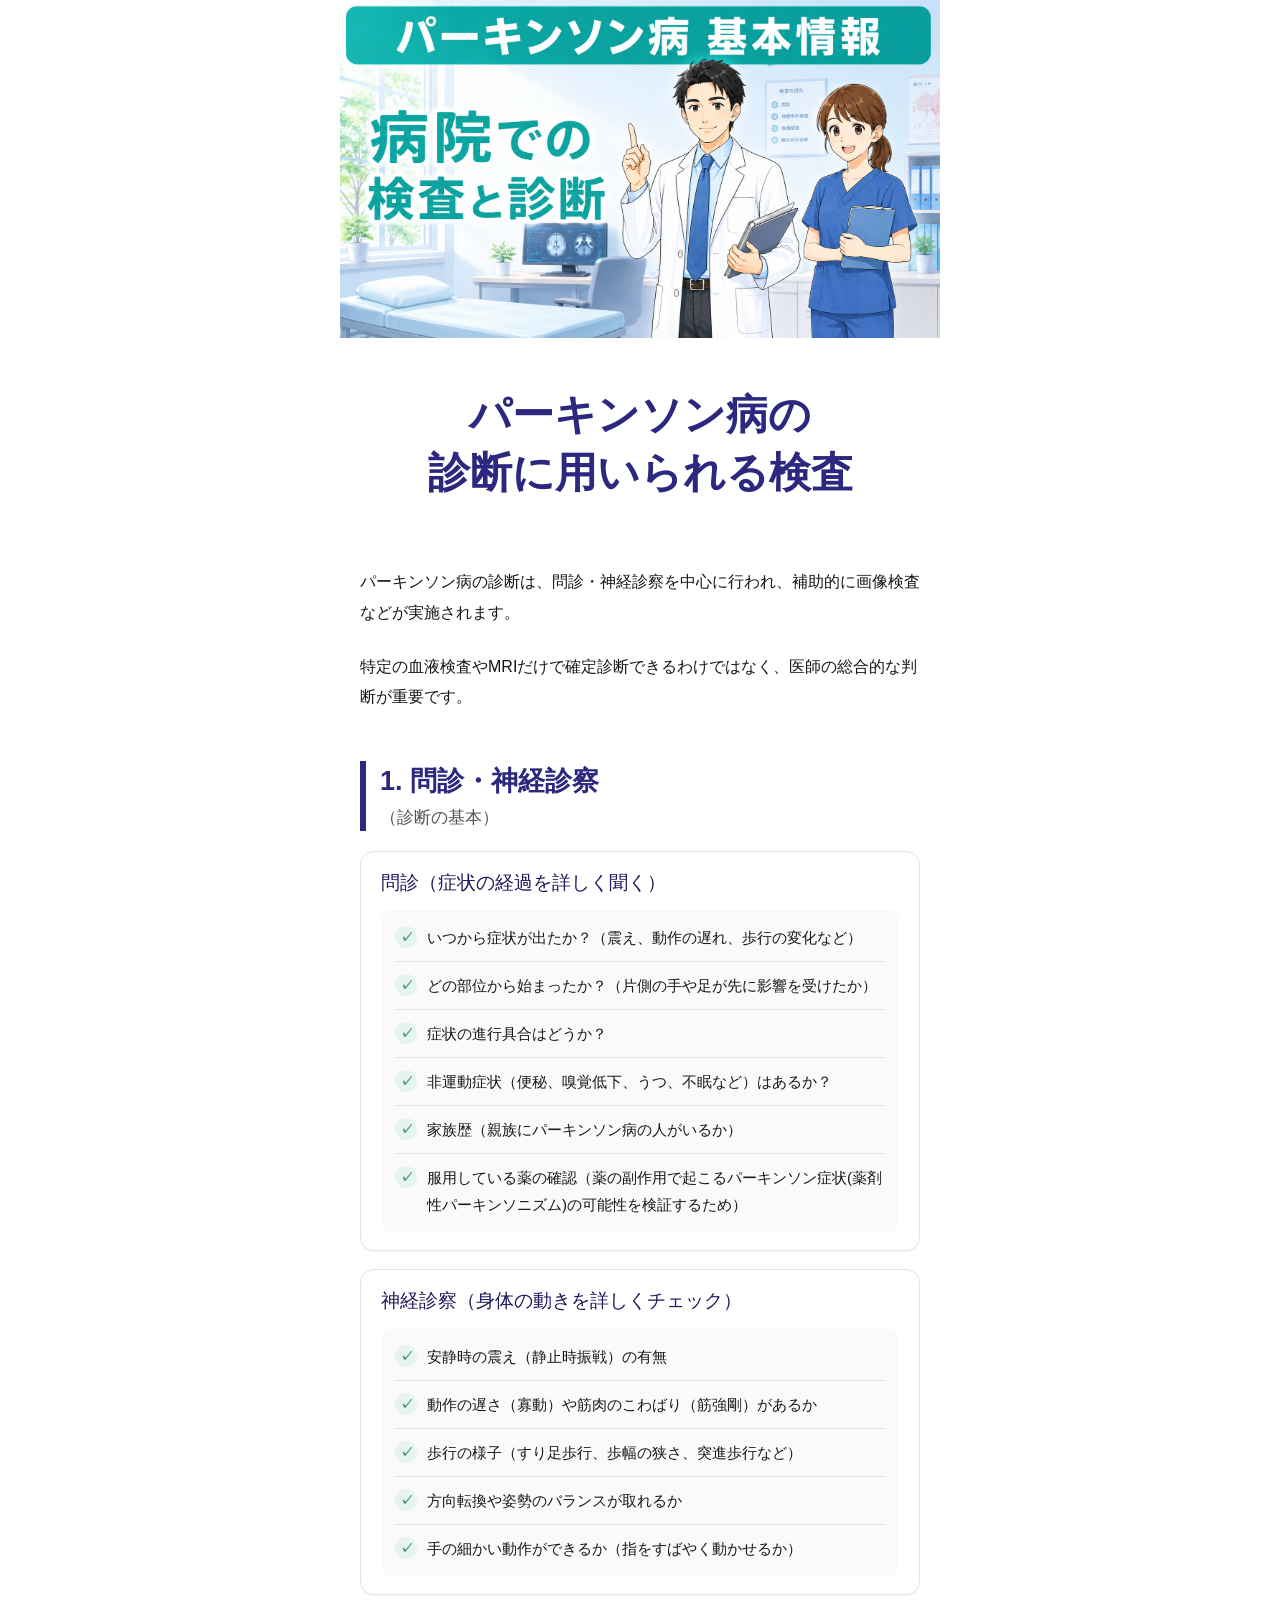
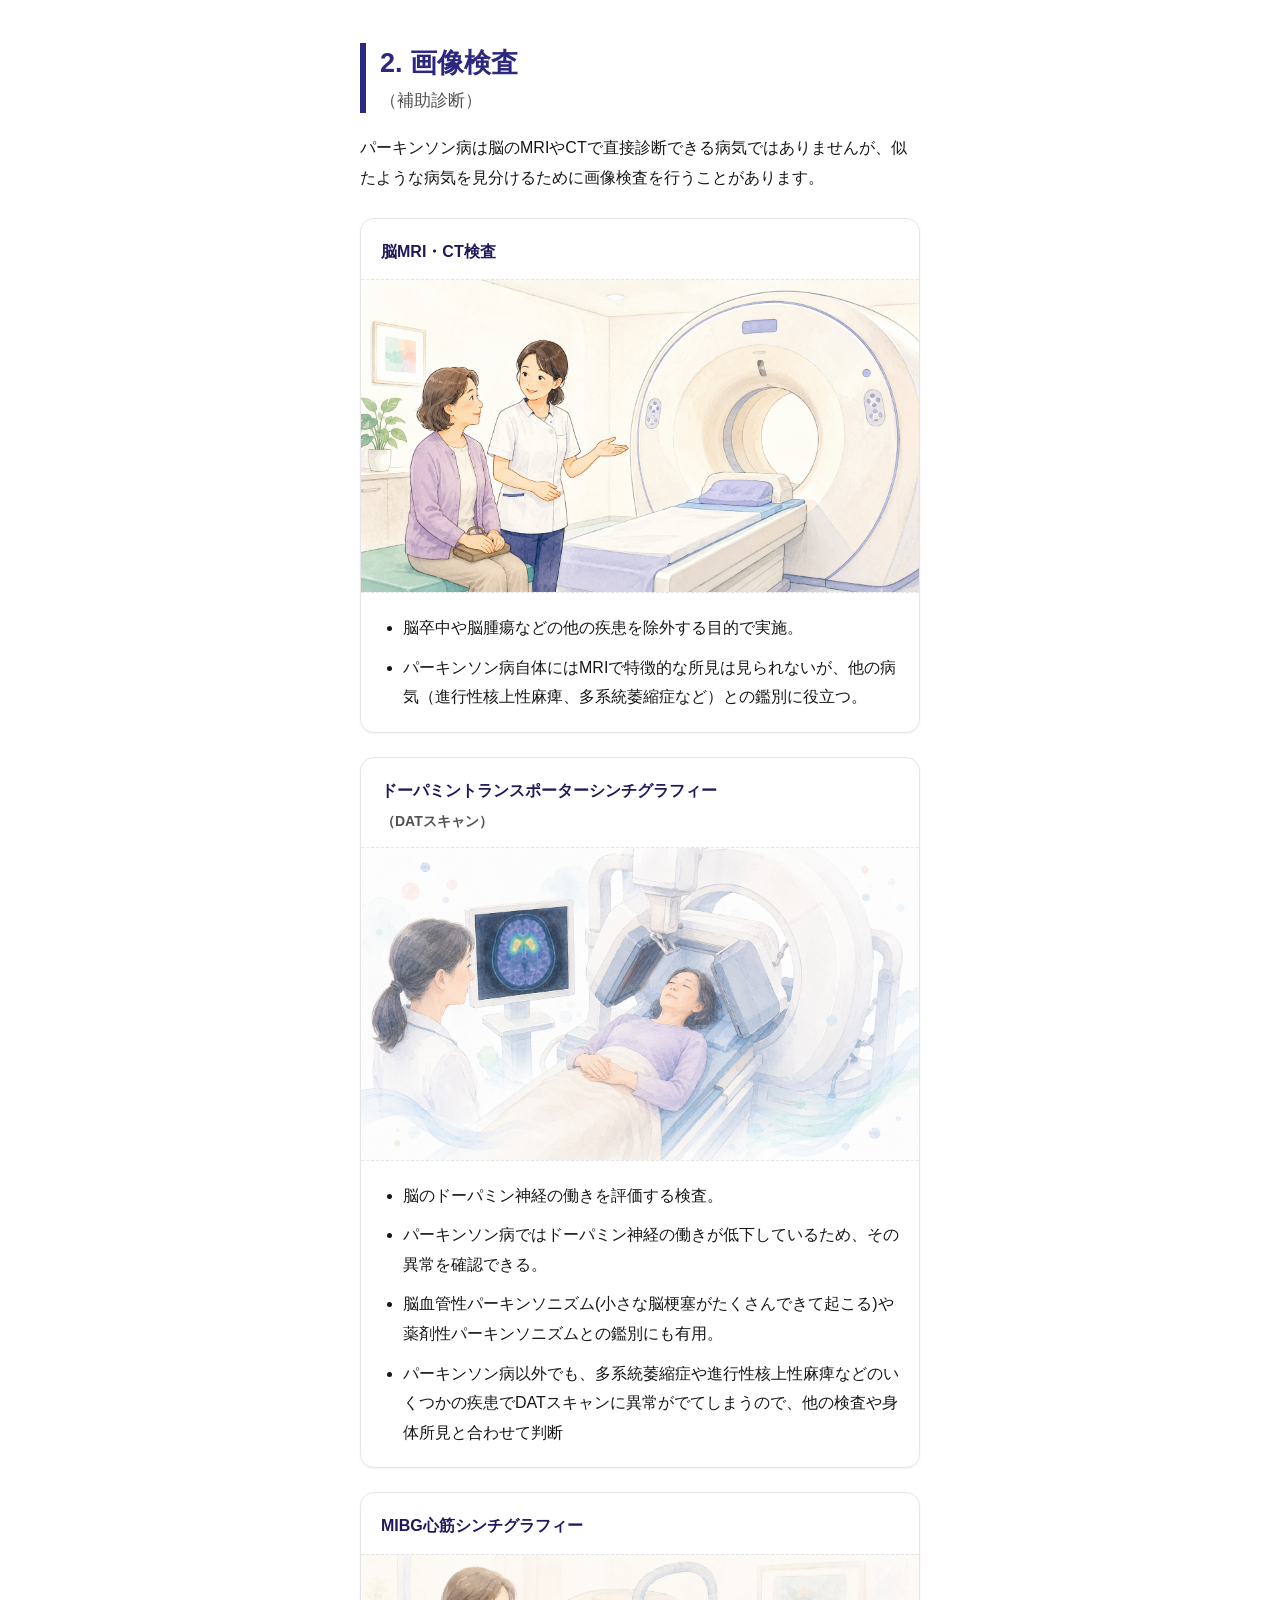
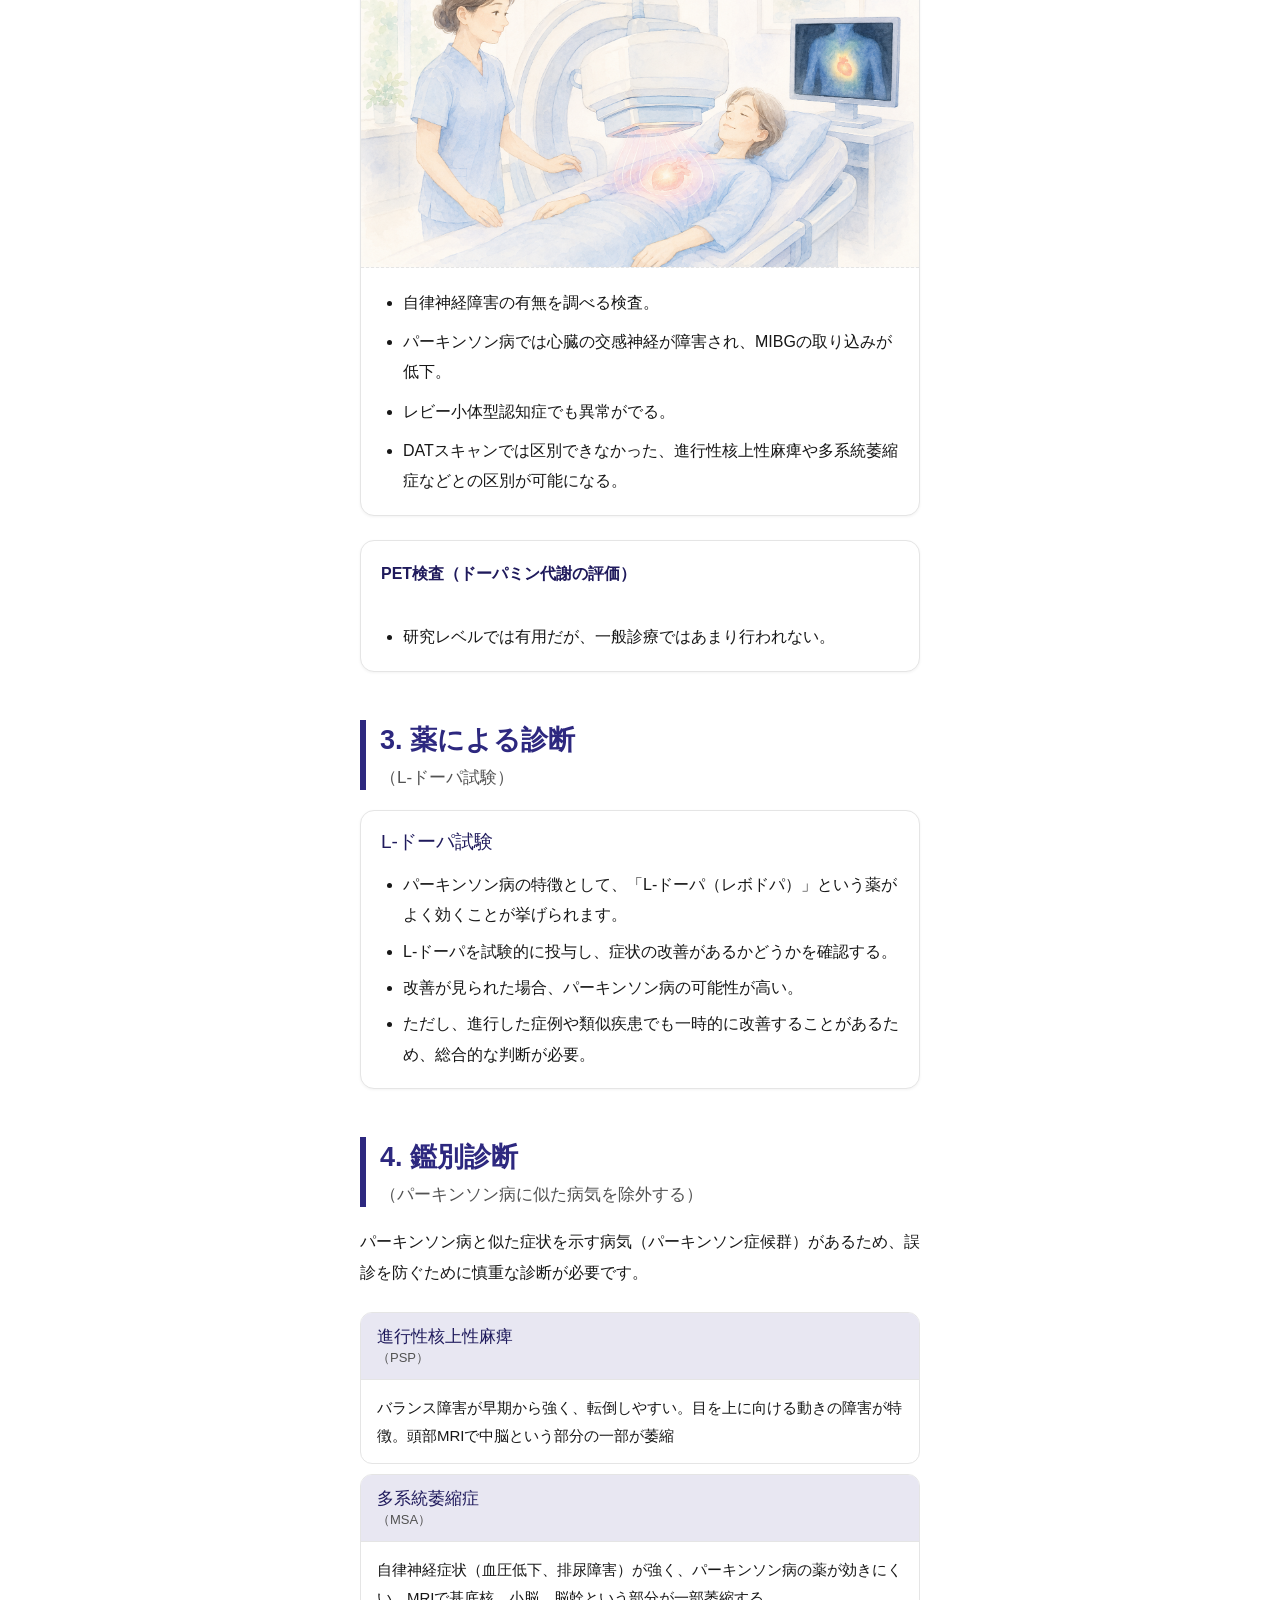
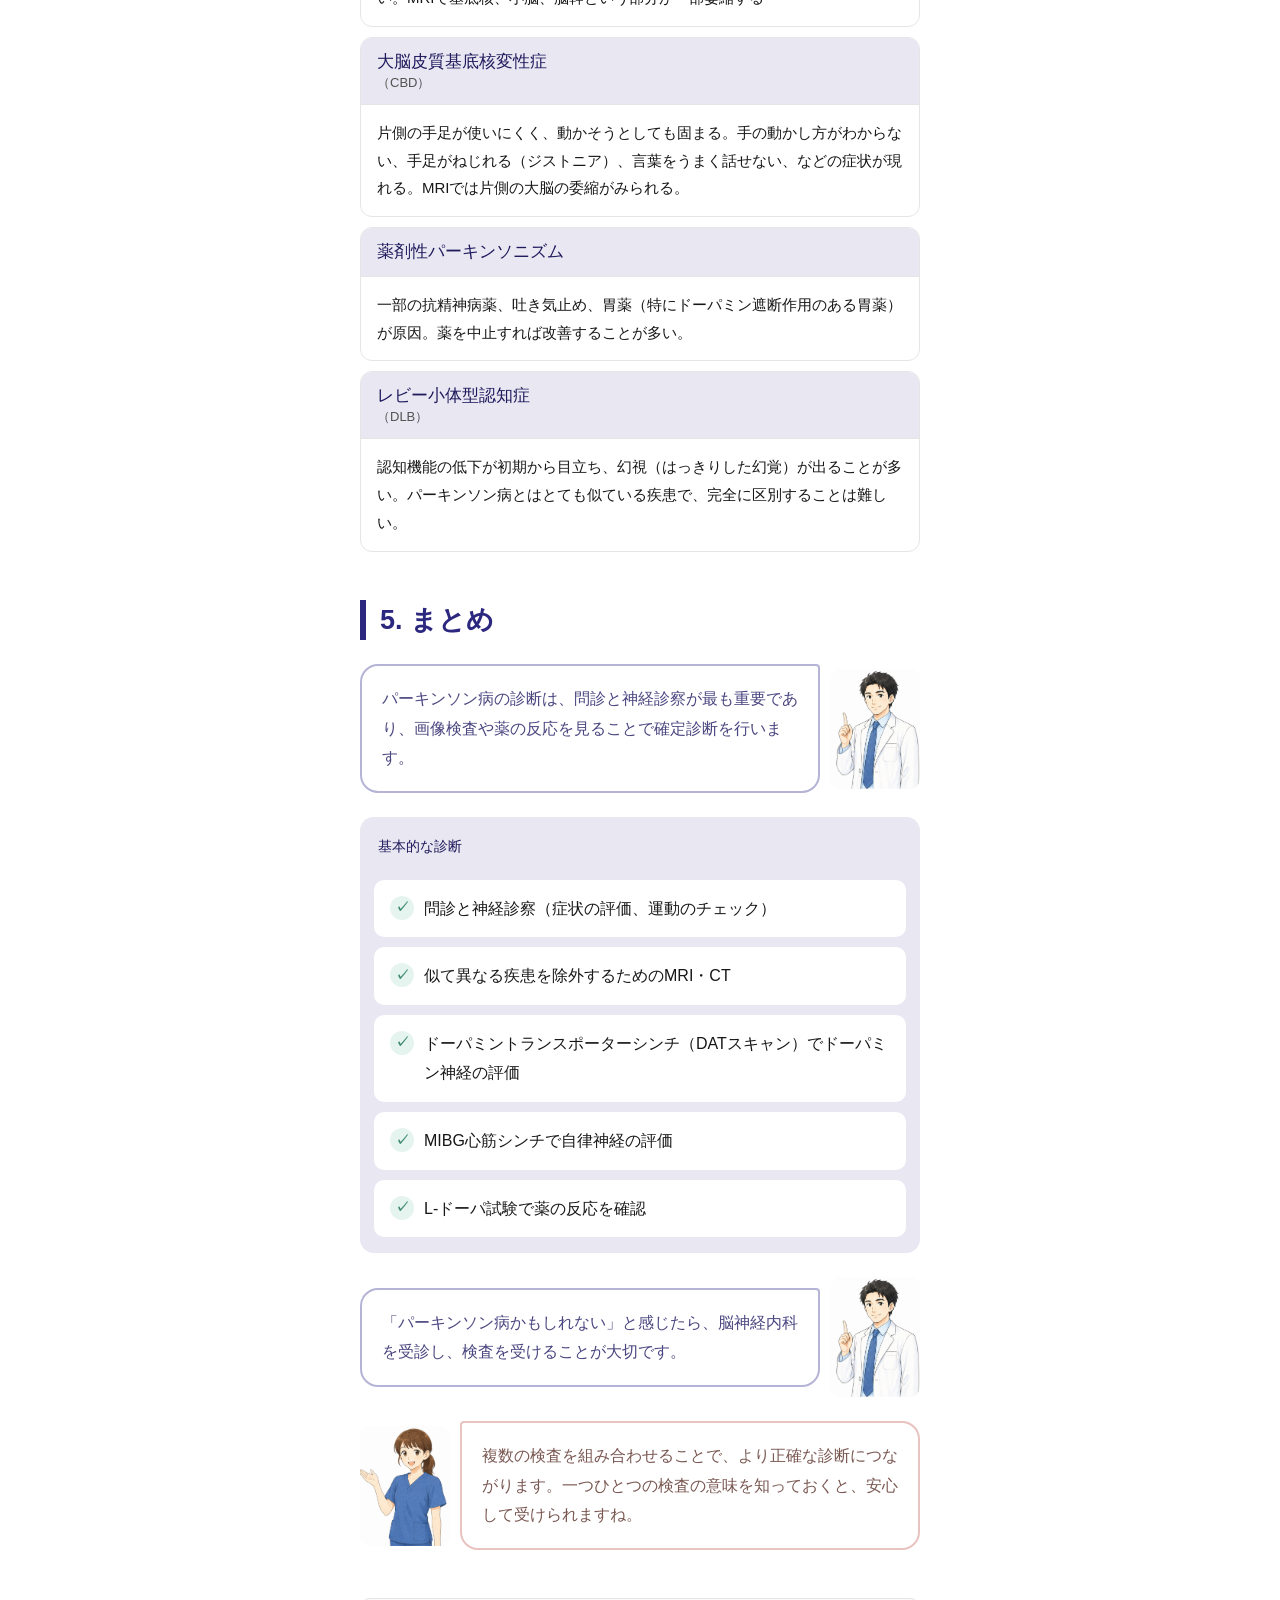
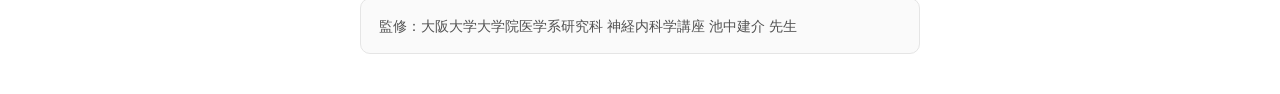
<file: diagnosis-tests.html>
<!DOCTYPE html>
<html lang="ja">
<head>
  <meta charset="UTF-8">
  <meta name="viewport" content="width=device-width, initial-scale=1.0">
  <title>パーキンソン病の診断に用いられる検査</title>
  <link rel="stylesheet" href="css/article.css?v=20260521b">
</head>
<body>
  <main class="article-container">

    <!-- ⓪ ヒーロー画像 -->
    <header>
      <div class="hero-image">
        <img src="images/hero_diagnosis.png" alt="病院での検査と診断 ヒーロー画像">
      </div>
    </header>

    <!-- ① 記事タイトル -->
    <h1 class="article-title article-title--large">パーキンソン病の<br>診断に用いられる検査</h1>

    <!-- ② 導入本文 -->
    <section aria-label="導入">
      <p class="body-text">パーキンソン病の診断は、問診・神経診察を中心に行われ、補助的に画像検査などが実施されます。</p>
      <p class="body-text">特定の血液検査やMRIだけで確定診断できるわけではなく、医師の総合的な判断が重要です。</p>
    </section>

    <!-- ③ 中見出し1 -->
    <section aria-label="問診・神経診察">
      <h2 class="section-heading">1. 問診・神経診察<span class="section-heading-sub">（診断の基本）</span></h2>

      <!-- ④ 問診カード -->
      <div class="test-card">
        <div class="test-card-inner">
          <div class="test-card-head">
            <p>問診（症状の経過を詳しく聞く）</p>
          </div>
          <div class="test-checklist">
            <div class="test-check-row">
              <div class="test-check-icon">&#x2713;</div>
              <p>いつから症状が出たか？（震え、動作の遅れ、歩行の変化など）</p>
            </div>
            <div class="test-check-row">
              <div class="test-check-icon">&#x2713;</div>
              <p>どの部位から始まったか？（片側の手や足が先に影響を受けたか）</p>
            </div>
            <div class="test-check-row">
              <div class="test-check-icon">&#x2713;</div>
              <p>症状の進行具合はどうか？</p>
            </div>
            <div class="test-check-row">
              <div class="test-check-icon">&#x2713;</div>
              <p>非運動症状（便秘、嗅覚低下、うつ、不眠など）はあるか？</p>
            </div>
            <div class="test-check-row">
              <div class="test-check-icon">&#x2713;</div>
              <p>家族歴（親族にパーキンソン病の人がいるか）</p>
            </div>
            <div class="test-check-row">
              <div class="test-check-icon">&#x2713;</div>
              <p>服用している薬の確認（薬の副作用で起こるパーキンソン症状(薬剤性パーキンソニズム)の可能性を検証するため）</p>
            </div>
          </div>
        </div>
      </div>

      <!-- ⑤ 神経診察カード -->
      <div class="test-card">
        <div class="test-card-inner">
          <div class="test-card-head">
            <p>神経診察（身体の動きを詳しくチェック）</p>
          </div>
          <div class="test-checklist">
            <div class="test-check-row">
              <div class="test-check-icon">&#x2713;</div>
              <p>安静時の震え（静止時振戦）の有無</p>
            </div>
            <div class="test-check-row">
              <div class="test-check-icon">&#x2713;</div>
              <p>動作の遅さ（寡動）や筋肉のこわばり（筋強剛）があるか</p>
            </div>
            <div class="test-check-row">
              <div class="test-check-icon">&#x2713;</div>
              <p>歩行の様子（すり足歩行、歩幅の狭さ、突進歩行など）</p>
            </div>
            <div class="test-check-row">
              <div class="test-check-icon">&#x2713;</div>
              <p>方向転換や姿勢のバランスが取れるか</p>
            </div>
            <div class="test-check-row">
              <div class="test-check-icon">&#x2713;</div>
              <p>手の細かい動作ができるか（指をすばやく動かせるか）</p>
            </div>
          </div>
        </div>
      </div>
    </section>

    <!-- ⑥ 中見出し2 -->
    <section aria-label="画像検査">
      <h2 class="section-heading">2. 画像検査<span class="section-heading-sub">（補助診断）</span></h2>
      <p class="lead-text">パーキンソン病は脳のMRIやCTで直接診断できる病気ではありませんが、似たような病気を見分けるために画像検査を行うことがあります。</p>

      <!-- ⑦ 脳MRI・CT検査カード -->
      <div class="stage-card">
        <div style="padding: 18px 20px 12px;">
          <h4 style="color: #1F1A5C;">脳MRI・CT検査</h4>
        </div>
        <div class="stage-illust">
          <img src="images/test_mri_ct.png" alt="MRI装置と医療スタッフのイメージ">
        </div>
        <div class="stage-body">
          <ul>
            <li>脳卒中や脳腫瘍などの他の疾患を除外する目的で実施。</li>
            <li>パーキンソン病自体にはMRIで特徴的な所見は見られないが、他の病気（進行性核上性麻痺、多系統萎縮症など）との鑑別に役立つ。</li>
          </ul>
        </div>
      </div>

      <!-- ⑧ DATスキャンカード -->
      <div class="stage-card">
        <div style="padding: 18px 20px 12px;">
          <h4 style="color: #1F1A5C;">ドーパミントランスポーターシンチグラフィー<span class="imaging-sub">（DATスキャン）</span></h4>
        </div>
        <div class="stage-illust">
          <img src="images/test_dat_scan.png" alt="DATスキャン検査のイメージ">
        </div>
        <div class="stage-body">
          <ul>
            <li>脳のドーパミン神経の働きを評価する検査。</li>
            <li>パーキンソン病ではドーパミン神経の働きが低下しているため、その異常を確認できる。</li>
            <li>脳血管性パーキンソニズム(小さな脳梗塞がたくさんできて起こる)や薬剤性パーキンソニズムとの鑑別にも有用。</li>
            <li>パーキンソン病以外でも、多系統萎縮症や進行性核上性麻痺などのいくつかの疾患でDATスキャンに異常がでてしまうので、他の検査や身体所見と合わせて判断</li>
          </ul>
        </div>
      </div>

      <!-- ⑨ MIBG心筋シンチカード -->
      <div class="stage-card">
        <div style="padding: 18px 20px 12px;">
          <h4 style="color: #1F1A5C;">MIBG心筋シンチグラフィー</h4>
        </div>
        <div class="stage-illust">
          <img src="images/test_mibg.png" alt="MIBG心筋シンチグラフィー検査のイメージ">
        </div>
        <div class="stage-body">
          <ul>
            <li>自律神経障害の有無を調べる検査。</li>
            <li>パーキンソン病では心臓の交感神経が障害され、MIBGの取り込みが低下。</li>
            <li>レビー小体型認知症でも異常がでる。</li>
            <li>DATスキャンでは区別できなかった、進行性核上性麻痺や多系統萎縮症などとの区別が可能になる。</li>
          </ul>
        </div>
      </div>

      <!-- ⑩ PET検査 -->
      <div class="stage-card">
        <div style="padding: 18px 20px 12px;">
          <h4 style="color: #1F1A5C;">PET検査（ドーパミン代謝の評価）</h4>
        </div>
        <div class="stage-body">
          <ul>
            <li>研究レベルでは有用だが、一般診療ではあまり行われない。</li>
          </ul>
        </div>
      </div>
    </section>

    <!-- ⑪ 中見出し3 -->
    <section aria-label="薬による診断">
      <h2 class="section-heading">3. 薬による診断<span class="section-heading-sub">（L-ドーパ試験）</span></h2>

      <!-- ⑫ L-ドーパ試験カード -->
      <div class="test-card">
        <div class="test-card-inner">
          <div class="test-card-head">
            <p>L-ドーパ試験</p>
          </div>
          <ul class="test-card-list">
            <li>パーキンソン病の特徴として、「L-ドーパ（レボドパ）」という薬がよく効くことが挙げられます。</li>
            <li>L-ドーパを試験的に投与し、症状の改善があるかどうかを確認する。</li>
            <li>改善が見られた場合、パーキンソン病の可能性が高い。</li>
            <li>ただし、進行した症例や類似疾患でも一時的に改善することがあるため、総合的な判断が必要。</li>
          </ul>
        </div>
      </div>
    </section>

    <!-- ⑬ 中見出し4 -->
    <section aria-label="鑑別診断">
      <h2 class="section-heading">4. 鑑別診断<span class="section-heading-sub">（パーキンソン病に似た病気を除外する）</span></h2>
      <p class="lead-text">パーキンソン病と似た症状を示す病気（パーキンソン症候群）があるため、誤診を防ぐために慎重な診断が必要です。</p>

      <!-- ⑭ 鑑別5疾患カード -->
      <div class="disease-card">
        <div class="disease-card-header">
          <p>進行性核上性麻痺<span class="disease-abbr">（PSP）</span></p>
        </div>
        <div class="disease-card-body">
          <p>バランス障害が早期から強く、転倒しやすい。目を上に向ける動きの障害が特徴。頭部MRIで中脳という部分の一部が萎縮</p>
        </div>
      </div>

      <div class="disease-card">
        <div class="disease-card-header">
          <p>多系統萎縮症<span class="disease-abbr">（MSA）</span></p>
        </div>
        <div class="disease-card-body">
          <p>自律神経症状（血圧低下、排尿障害）が強く、パーキンソン病の薬が効きにくい。MRIで基底核、小脳、脳幹という部分が一部萎縮する</p>
        </div>
      </div>

      <div class="disease-card">
        <div class="disease-card-header">
          <p>大脳皮質基底核変性症<span class="disease-abbr">（CBD）</span></p>
        </div>
        <div class="disease-card-body">
          <p>片側の手足が使いにくく、動かそうとしても固まる。手の動かし方がわからない、手足がねじれる（ジストニア）、言葉をうまく話せない、などの症状が現れる。MRIでは片側の大脳の委縮がみられる。</p>
        </div>
      </div>

      <div class="disease-card">
        <div class="disease-card-header">
          <p>薬剤性パーキンソニズム</p>
        </div>
        <div class="disease-card-body">
          <p>一部の抗精神病薬、吐き気止め、胃薬（特にドーパミン遮断作用のある胃薬）が原因。薬を中止すれば改善することが多い。</p>
        </div>
      </div>

      <div class="disease-card">
        <div class="disease-card-header">
          <p>レビー小体型認知症<span class="disease-abbr">（DLB）</span></p>
        </div>
        <div class="disease-card-body">
          <p>認知機能の低下が初期から目立ち、幻視（はっきりした幻覚）が出ることが多い。パーキンソン病とはとても似ている疾患で、完全に区別することは難しい。</p>
        </div>
      </div>
    </section>

    <!-- ⑮ 中見出し5 -->
    <section aria-label="まとめ">
      <h2 class="section-heading">5. まとめ</h2>

      <!-- 先生①：まとめの導入 -->
      <div class="balloon-wrapper right balloon-outline">
        <div class="balloon-icon">
          <img src="images/char_sensei.png" alt="先生（専門医）">
        </div>
        <div class="balloon-body">
          パーキンソン病の診断は、問診と神経診察が最も重要であり、画像検査や薬の反応を見ることで確定診断を行います。
        </div>
      </div>

      <!-- 5項目リスト（入れ子カード） -->
      <div class="summary-checklist">
        <p class="summary-checklist-label">基本的な診断</p>
        <div class="summary-check-item">
          <div class="check-icon">&#x2713;</div>
          <p>問診と神経診察（症状の評価、運動のチェック）</p>
        </div>
        <div class="summary-check-item">
          <div class="check-icon">&#x2713;</div>
          <p>似て異なる疾患を除外するためのMRI・CT</p>
        </div>
        <div class="summary-check-item">
          <div class="check-icon">&#x2713;</div>
          <p>ドーパミントランスポーターシンチ（DATスキャン）でドーパミン神経の評価</p>
        </div>
        <div class="summary-check-item">
          <div class="check-icon">&#x2713;</div>
          <p>MIBG心筋シンチで自律神経の評価</p>
        </div>
        <div class="summary-check-item">
          <div class="check-icon">&#x2713;</div>
          <p>L-ドーパ試験で薬の反応を確認</p>
        </div>
      </div>

      <!-- 先生②：核心CTA -->
      <div class="balloon-wrapper right balloon-outline">
        <div class="balloon-icon">
          <img src="images/char_sensei.png" alt="先生（専門医）">
        </div>
        <div class="balloon-body">
          「パーキンソン病かもしれない」と感じたら、脳神経内科を受診し、検査を受けることが大切です。
        </div>
      </div>

      <!-- ハルカ -->
      <div class="balloon-wrapper left balloon-outline">
        <div class="balloon-icon">
          <img src="images/char_haruka.png" alt="ハルカ（理学療法士）">
        </div>
        <div class="balloon-body">
          複数の検査を組み合わせることで、より正確な診断につながります。一つひとつの検査の意味を知っておくと、安心して受けられますね。
        </div>
      </div>
    </section>

    <!-- ⑰ 監修者情報 -->
    <footer>
      <div class="supervisor-box">
        <p>監修：大阪大学大学院医学系研究科 神経内科学講座 池中建介 先生</p>
      </div>
    </footer>

  </main>
</body>
</html>
</file>
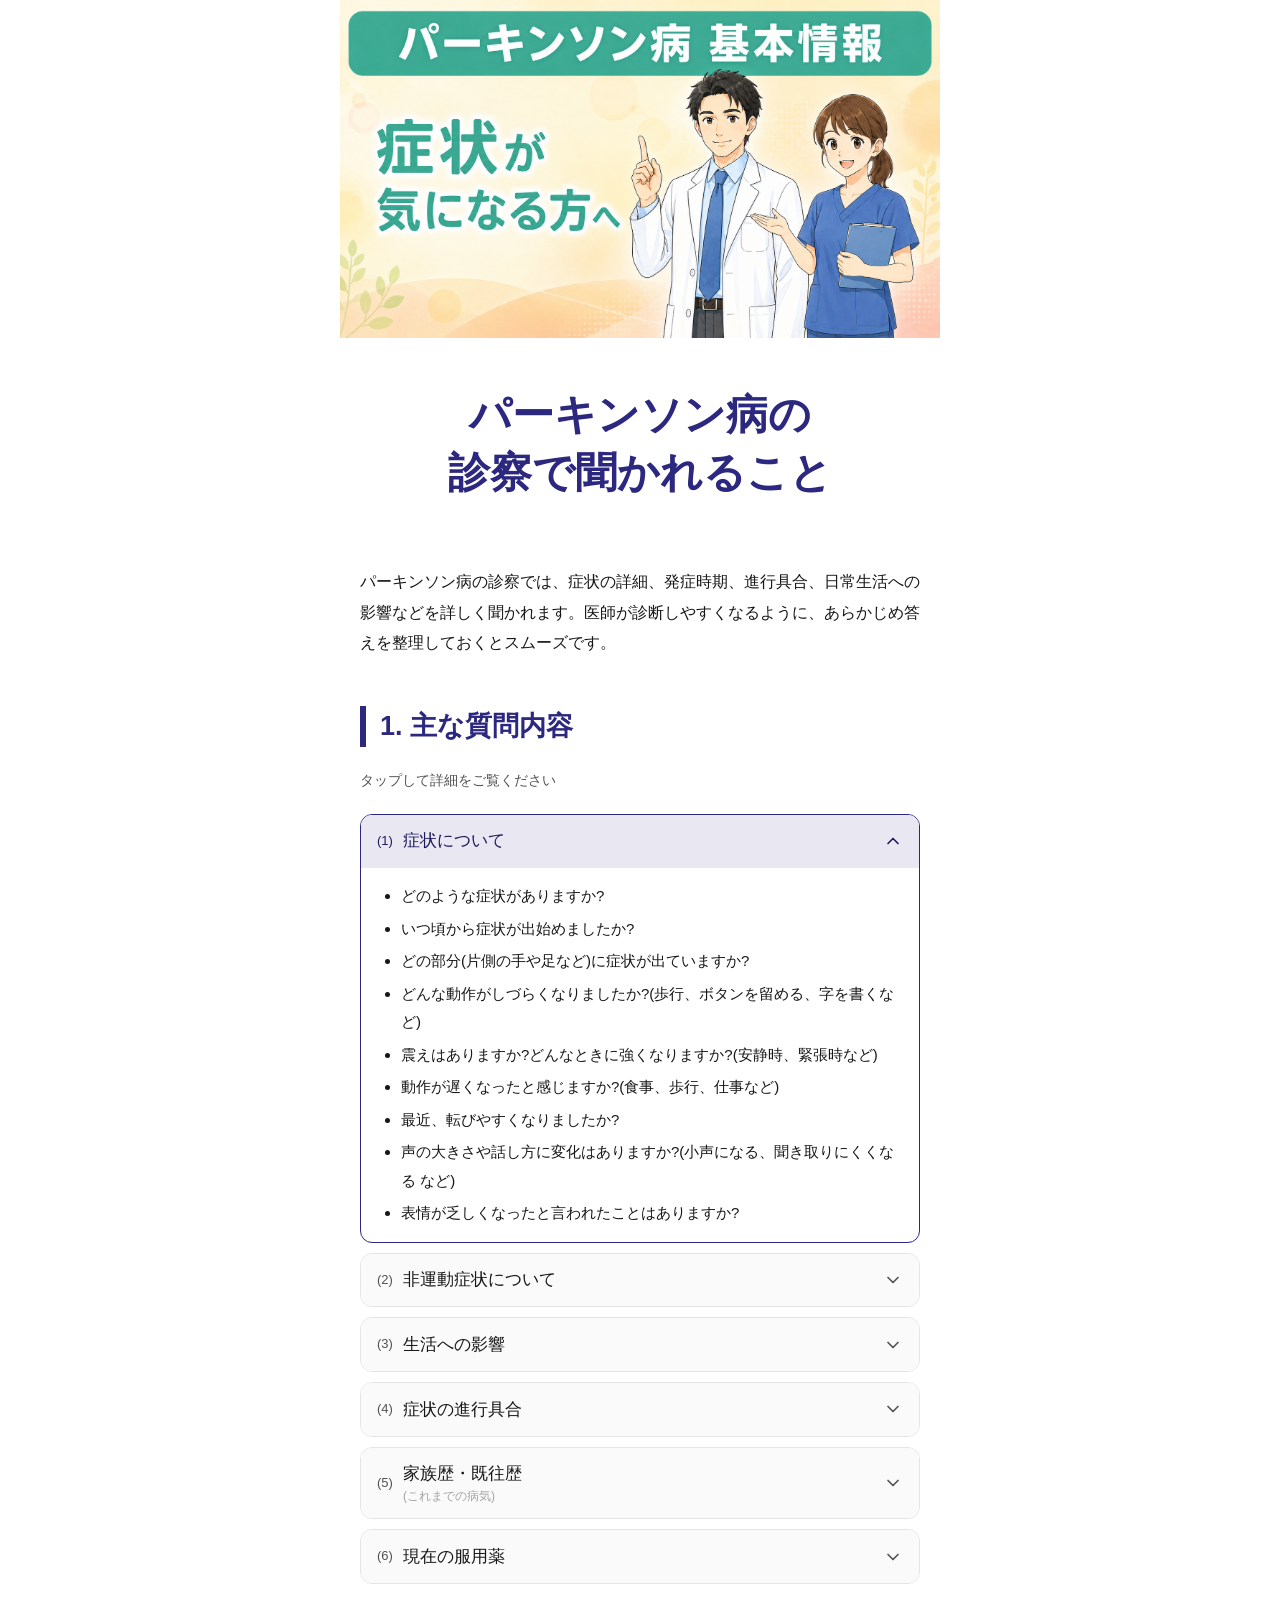
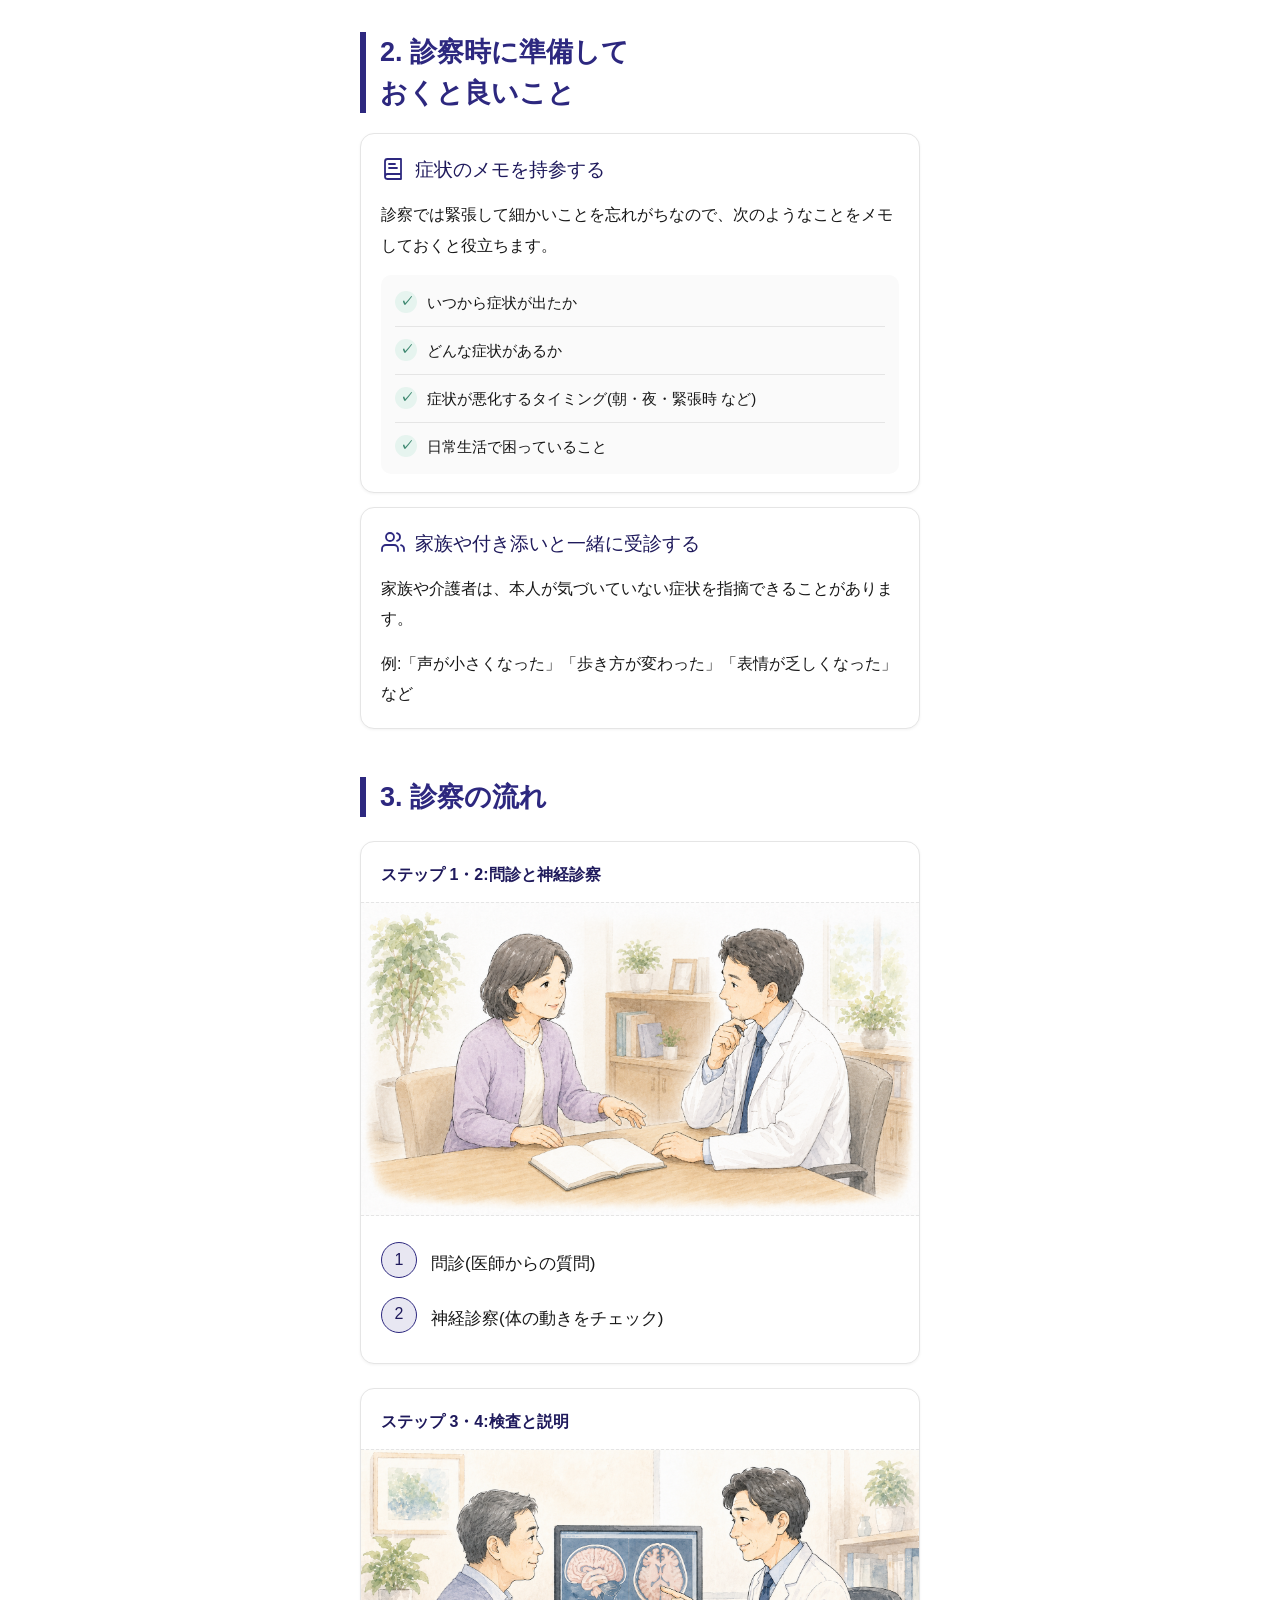
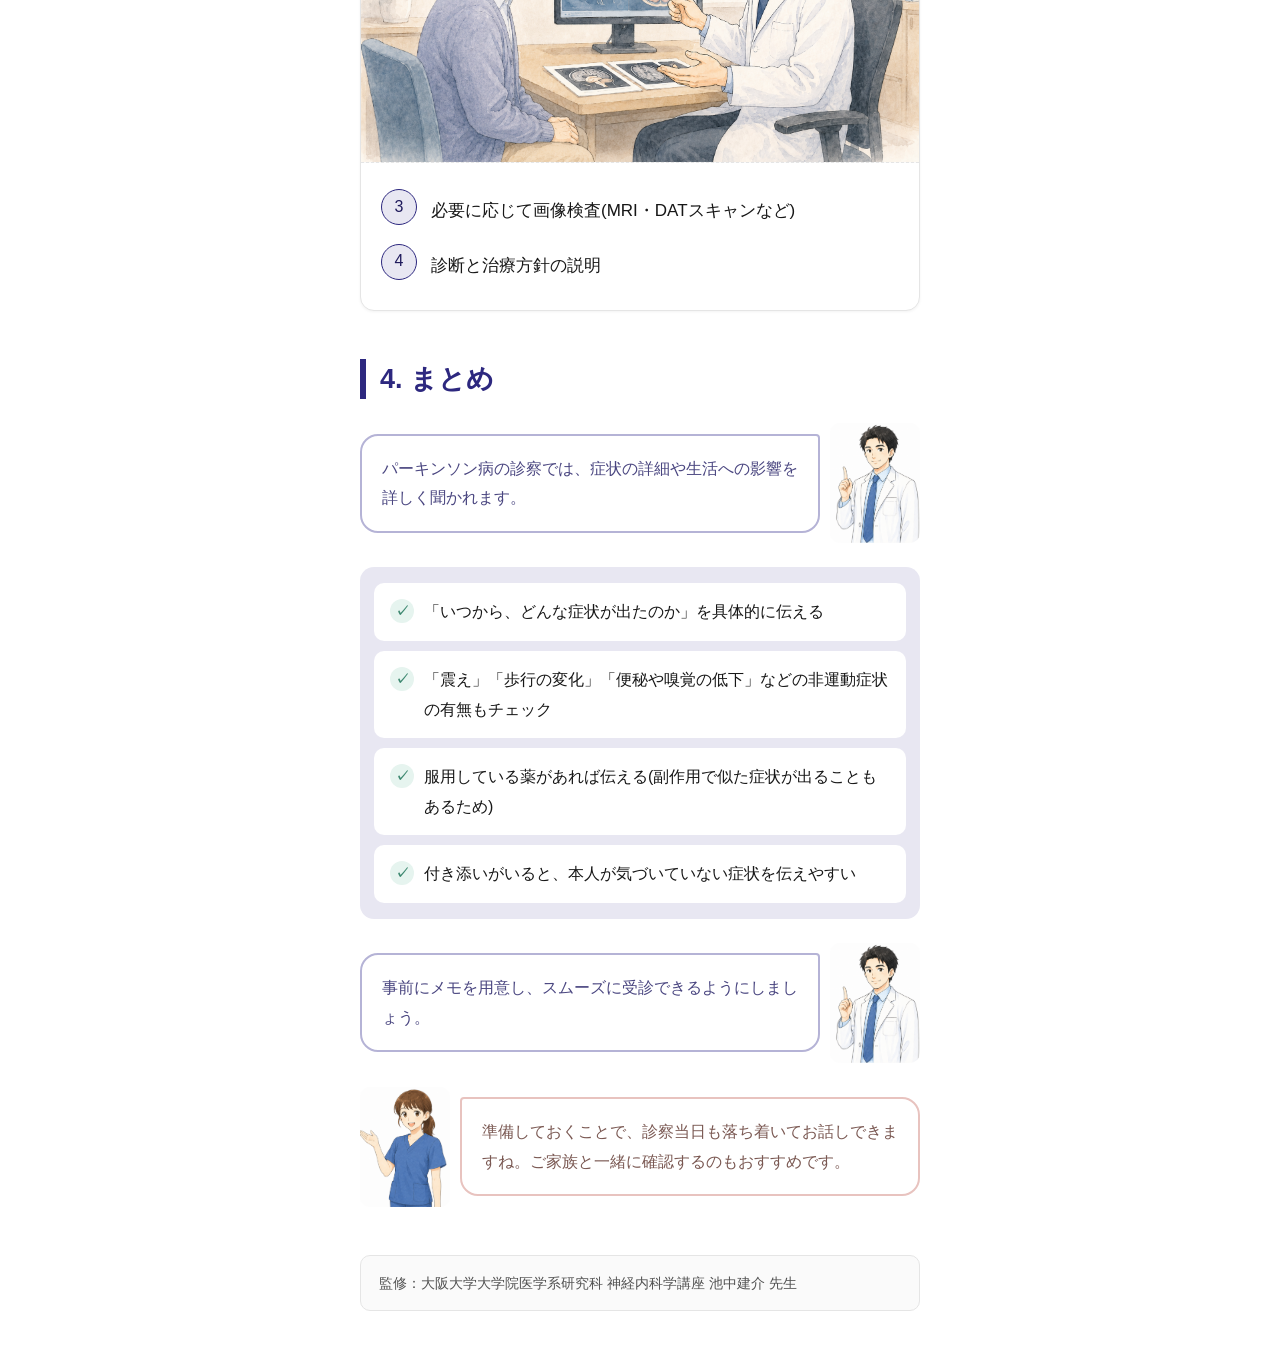
<file: examination.html>
<!DOCTYPE html>
<html lang="ja">
<head>
  <meta charset="UTF-8">
  <meta name="viewport" content="width=device-width, initial-scale=1.0">
  <title>パーキンソン病の診察で聞かれること</title>
  <link rel="stylesheet" href="css/article.css?v=20260520c">
</head>
<body>
  <main class="article-container">

    <!-- ⓪ ヒーロー画像 -->
    <header>
      <div class="hero-image">
        <img src="images/hero_symptoms.png" alt="症状が気になる方へ ヒーロー画像">
      </div>
    </header>

    <!-- ① 記事タイトル -->
    <h1 class="article-title article-title--large">パーキンソン病の<br>診察で聞かれること</h1>

    <!-- ② 導入本文 -->
    <section aria-label="導入">
      <p class="body-text">パーキンソン病の診察では、症状の詳細、発症時期、進行具合、日常生活への影響などを詳しく聞かれます。医師が診断しやすくなるように、あらかじめ答えを整理しておくとスムーズです。</p>
    </section>

    <!-- ③ 中見出し1 -->
    <section aria-label="主な質問内容">
      <h2 class="section-heading">1. 主な質問内容</h2>
      <p class="accordion-hint-text">タップして詳細をご覧ください</p>

      <!-- ④ アコーディオン:6カテゴリ -->

      <!-- (1) 症状について（初期展開） -->
      <div class="accordion-item open">
        <div class="accordion-header" role="button" tabindex="0" aria-expanded="true">
          <div class="accordion-header-left">
            <span class="accordion-number">(1)</span>
            <span class="accordion-title">症状について</span>
          </div>
          <svg class="accordion-chevron" width="20" height="20" viewBox="0 0 24 24" fill="none" stroke="currentColor" stroke-width="2" stroke-linecap="round" stroke-linejoin="round"><polyline points="6 9 12 15 18 9"></polyline></svg>
        </div>
        <div class="accordion-content">
          <ul>
            <li>どのような症状がありますか?</li>
            <li>いつ頃から症状が出始めましたか?</li>
            <li>どの部分(片側の手や足など)に症状が出ていますか?</li>
            <li>どんな動作がしづらくなりましたか?(歩行、ボタンを留める、字を書くなど)</li>
            <li>震えはありますか?どんなときに強くなりますか?(安静時、緊張時など)</li>
            <li>動作が遅くなったと感じますか?(食事、歩行、仕事など)</li>
            <li>最近、転びやすくなりましたか?</li>
            <li>声の大きさや話し方に変化はありますか?(小声になる、聞き取りにくくなる など)</li>
            <li>表情が乏しくなったと言われたことはありますか?</li>
          </ul>
        </div>
      </div>

      <!-- (2) 非運動症状について -->
      <div class="accordion-item">
        <div class="accordion-header" role="button" tabindex="0" aria-expanded="false">
          <div class="accordion-header-left">
            <span class="accordion-number">(2)</span>
            <span class="accordion-title">非運動症状について</span>
          </div>
          <svg class="accordion-chevron" width="20" height="20" viewBox="0 0 24 24" fill="none" stroke="currentColor" stroke-width="2" stroke-linecap="round" stroke-linejoin="round"><polyline points="6 9 12 15 18 9"></polyline></svg>
        </div>
        <div class="accordion-content">
          <ul>
            <li>においがわかりにくくなったことはありますか?(嗅覚の低下)</li>
            <li>便秘が続いていますか?</li>
            <li>夜中に大声を出したり、暴れたりすることはありますか?(睡眠時の異常行動)</li>
            <li>気分の落ち込みや、やる気が出ないことはありますか?</li>
            <li>疲れやすさや倦怠感を感じますか?</li>
            <li>立ち上がったときにめまいやふらつきを感じますか?(起立性低血圧)</li>
          </ul>
        </div>
      </div>

      <!-- (3) 生活への影響 -->
      <div class="accordion-item">
        <div class="accordion-header" role="button" tabindex="0" aria-expanded="false">
          <div class="accordion-header-left">
            <span class="accordion-number">(3)</span>
            <span class="accordion-title">生活への影響</span>
          </div>
          <svg class="accordion-chevron" width="20" height="20" viewBox="0 0 24 24" fill="none" stroke="currentColor" stroke-width="2" stroke-linecap="round" stroke-linejoin="round"><polyline points="6 9 12 15 18 9"></polyline></svg>
        </div>
        <div class="accordion-content">
          <ul>
            <li>日常生活(食事、着替え、入浴など)で困っていることはありますか?</li>
            <li>仕事や家事に支障が出ていますか?</li>
            <li>外出時に不安を感じたり、転倒したことはありますか?</li>
          </ul>
        </div>
      </div>

      <!-- (4) 症状の進行具合 -->
      <div class="accordion-item">
        <div class="accordion-header" role="button" tabindex="0" aria-expanded="false">
          <div class="accordion-header-left">
            <span class="accordion-number">(4)</span>
            <span class="accordion-title">症状の進行具合</span>
          </div>
          <svg class="accordion-chevron" width="20" height="20" viewBox="0 0 24 24" fill="none" stroke="currentColor" stroke-width="2" stroke-linecap="round" stroke-linejoin="round"><polyline points="6 9 12 15 18 9"></polyline></svg>
        </div>
        <div class="accordion-content">
          <ul>
            <li>症状は少しずつ進んでいると感じますか?</li>
            <li>最初に気づいた症状と今の状態に変化はありますか?</li>
            <li>症状に日によるばらつき(良い日・悪い日)はありますか?</li>
          </ul>
        </div>
      </div>

      <!-- (5) 家族歴・既往歴 -->
      <div class="accordion-item">
        <div class="accordion-header" role="button" tabindex="0" aria-expanded="false">
          <div class="accordion-header-left">
            <span class="accordion-number">(5)</span>
            <span class="accordion-title">家族歴・既往歴<span class="accordion-sub">(これまでの病気)</span></span>
          </div>
          <svg class="accordion-chevron" width="20" height="20" viewBox="0 0 24 24" fill="none" stroke="currentColor" stroke-width="2" stroke-linecap="round" stroke-linejoin="round"><polyline points="6 9 12 15 18 9"></polyline></svg>
        </div>
        <div class="accordion-content">
          <ul>
            <li>ご家族(血縁者)にパーキンソン病の方はいますか?</li>
            <li>これまでに大きな病気や手術をしたことはありますか?</li>
            <li>頭部を強く打ったことはありますか?</li>
          </ul>
        </div>
      </div>

      <!-- (6) 現在の服用薬 -->
      <div class="accordion-item">
        <div class="accordion-header" role="button" tabindex="0" aria-expanded="false">
          <div class="accordion-header-left">
            <span class="accordion-number">(6)</span>
            <span class="accordion-title">現在の服用薬</span>
          </div>
          <svg class="accordion-chevron" width="20" height="20" viewBox="0 0 24 24" fill="none" stroke="currentColor" stroke-width="2" stroke-linecap="round" stroke-linejoin="round"><polyline points="6 9 12 15 18 9"></polyline></svg>
        </div>
        <div class="accordion-content">
          <ul>
            <li>現在、服用中の薬はありますか?(お薬手帳があればご持参ください)</li>
          </ul>
          <p class="accordion-supplement">一部の薬(抗精神病薬や制吐薬など)は、パーキンソン病に似た症状を引き起こすことがあります。服用中の薬をすべて伝えることが重要です。</p>
        </div>
      </div>

    </section>

    <!-- ⑤ 中見出し2 -->
    <section aria-label="診察時に準備しておくと良いこと">
      <h2 class="section-heading">2. 診察時に準備して<br>おくと良いこと</h2>

      <!-- ⑥ 準備カード1: メモを持参する -->
      <div class="prep-card">
        <div class="prep-card-inner">
          <div class="prep-card-head">
            <div class="prep-card-icon"><svg width="24" height="24" viewBox="0 0 24 24" fill="none" stroke="#2D287F" stroke-width="1.8" stroke-linecap="round" stroke-linejoin="round"><path d="M4 19.5v-15A2.5 2.5 0 0 1 6.5 2H20v20H6.5a2.5 2.5 0 0 1 0-5H20"/><path d="M8 7h6"/><path d="M8 11h8"/></svg></div>
            <p>症状のメモを持参する</p>
          </div>
          <p class="prep-card-body">診察では緊張して細かいことを忘れがちなので、次のようなことをメモしておくと役立ちます。</p>
          <div class="prep-checklist">
            <div class="prep-checklist-row">
              <div class="prep-check-icon">&#x2713;</div>
              <p>いつから症状が出たか</p>
            </div>
            <div class="prep-checklist-row">
              <div class="prep-check-icon">&#x2713;</div>
              <p>どんな症状があるか</p>
            </div>
            <div class="prep-checklist-row">
              <div class="prep-check-icon">&#x2713;</div>
              <p>症状が悪化するタイミング(朝・夜・緊張時 など)</p>
            </div>
            <div class="prep-checklist-row">
              <div class="prep-check-icon">&#x2713;</div>
              <p>日常生活で困っていること</p>
            </div>
          </div>
        </div>
      </div>

      <!-- 準備カード2: 家族や付き添いと一緒に受診する -->
      <div class="prep-card">
        <div class="prep-card-inner">
          <div class="prep-card-head">
            <div class="prep-card-icon"><svg width="24" height="24" viewBox="0 0 24 24" fill="none" stroke="#2D287F" stroke-width="1.8" stroke-linecap="round" stroke-linejoin="round"><path d="M17 21v-2a4 4 0 0 0-4-4H5a4 4 0 0 0-4 4v2"/><circle cx="9" cy="7" r="4"/><path d="M23 21v-2a4 4 0 0 0-3-3.87"/><path d="M16 3.13a4 4 0 0 1 0 7.75"/></svg></div>
            <p>家族や付き添いと一緒に受診する</p>
          </div>
          <p class="prep-card-body">家族や介護者は、本人が気づいていない症状を指摘できることがあります。</p>
          <p class="prep-card-body" style="margin-bottom: 0;">例:「声が小さくなった」「歩き方が変わった」「表情が乏しくなった」など</p>
        </div>
      </div>

    </section>

    <!-- ⑦ 中見出し3 -->
    <section aria-label="診察の流れ">
      <h2 class="section-heading">3. 診察の流れ</h2>

      <!-- ⑧ ステップ1〜2:問診・神経診察 -->
      <div class="stage-card">
        <div style="padding: 18px 20px 12px;">
          <h4 style="color: #1F1A5C;">ステップ 1・2:問診と神経診察</h4>
        </div>
        <div class="stage-illust">
          <img src="images/examination_consultation.png" alt="問診シーン：医師が患者の症状を聞き取る場面">
        </div>
        <div class="stage-body" style="padding: 18px 20px 20px;">
          <div class="step-item">
            <div class="step-badge">1</div>
            <p class="step-text">問診(医師からの質問)</p>
          </div>
          <div class="step-item">
            <div class="step-badge">2</div>
            <p class="step-text">神経診察(体の動きをチェック)</p>
          </div>
        </div>
      </div>

      <!-- ⑨ ステップ3〜4:画像検査・診断 -->
      <div class="stage-card">
        <div style="padding: 18px 20px 12px;">
          <h4 style="color: #1F1A5C;">ステップ 3・4:検査と説明</h4>
        </div>
        <div class="stage-illust">
          <img src="images/examination_imaging.png" alt="画像検査シーン：医師がMRI等の検査結果を説明する場面">
        </div>
        <div class="stage-body" style="padding: 18px 20px 20px;">
          <div class="step-item">
            <div class="step-badge">3</div>
            <p class="step-text">必要に応じて画像検査(MRI・DATスキャンなど)</p>
          </div>
          <div class="step-item">
            <div class="step-badge">4</div>
            <p class="step-text">診断と治療方針の説明</p>
          </div>
        </div>
      </div>
    </section>

    <!-- ⑩ 中見出し4 -->
    <section aria-label="まとめ">
      <h2 class="section-heading">4. まとめ</h2>

      <!-- 先生①：まとめの導入 -->
      <div class="balloon-wrapper right balloon-outline">
        <div class="balloon-icon">
          <img src="images/char_sensei.png" alt="先生（専門医）">
        </div>
        <div class="balloon-body">
          パーキンソン病の診察では、症状の詳細や生活への影響を詳しく聞かれます。
        </div>
      </div>

      <!-- 4項目リスト（入れ子カード） -->
      <div class="summary-checklist">
        <div class="summary-check-item">
          <div class="check-icon">&#x2713;</div>
          <p>「いつから、どんな症状が出たのか」を具体的に伝える</p>
        </div>
        <div class="summary-check-item">
          <div class="check-icon">&#x2713;</div>
          <p>「震え」「歩行の変化」「便秘や嗅覚の低下」などの非運動症状の有無もチェック</p>
        </div>
        <div class="summary-check-item">
          <div class="check-icon">&#x2713;</div>
          <p>服用している薬があれば伝える(副作用で似た症状が出ることもあるため)</p>
        </div>
        <div class="summary-check-item">
          <div class="check-icon">&#x2713;</div>
          <p>付き添いがいると、本人が気づいていない症状を伝えやすい</p>
        </div>
      </div>

      <!-- 先生②：受診促進メッセージ -->
      <div class="balloon-wrapper right balloon-outline">
        <div class="balloon-icon">
          <img src="images/char_sensei.png" alt="先生（専門医）">
        </div>
        <div class="balloon-body">
          事前にメモを用意し、スムーズに受診できるようにしましょう。
        </div>
      </div>

      <!-- ハルカ -->
      <div class="balloon-wrapper left balloon-outline">
        <div class="balloon-icon">
          <img src="images/char_haruka.png" alt="ハルカ（理学療法士）">
        </div>
        <div class="balloon-body">
          準備しておくことで、診察当日も落ち着いてお話しできますね。ご家族と一緒に確認するのもおすすめです。
        </div>
      </div>
    </section>

    <!-- ⑫ 監修者情報 -->
    <footer>
      <div class="supervisor-box">
        <p>監修：大阪大学大学院医学系研究科 神経内科学講座 池中建介 先生</p>
      </div>
    </footer>

  </main>

  <script>
    document.querySelectorAll('.accordion-header').forEach(function(header) {
      header.addEventListener('click', function() {
        var item = this.parentElement;
        var isOpen = item.classList.contains('open');
        item.classList.toggle('open');
        this.setAttribute('aria-expanded', !isOpen);
      });
    });
  </script>
</body>
</html>
</file>
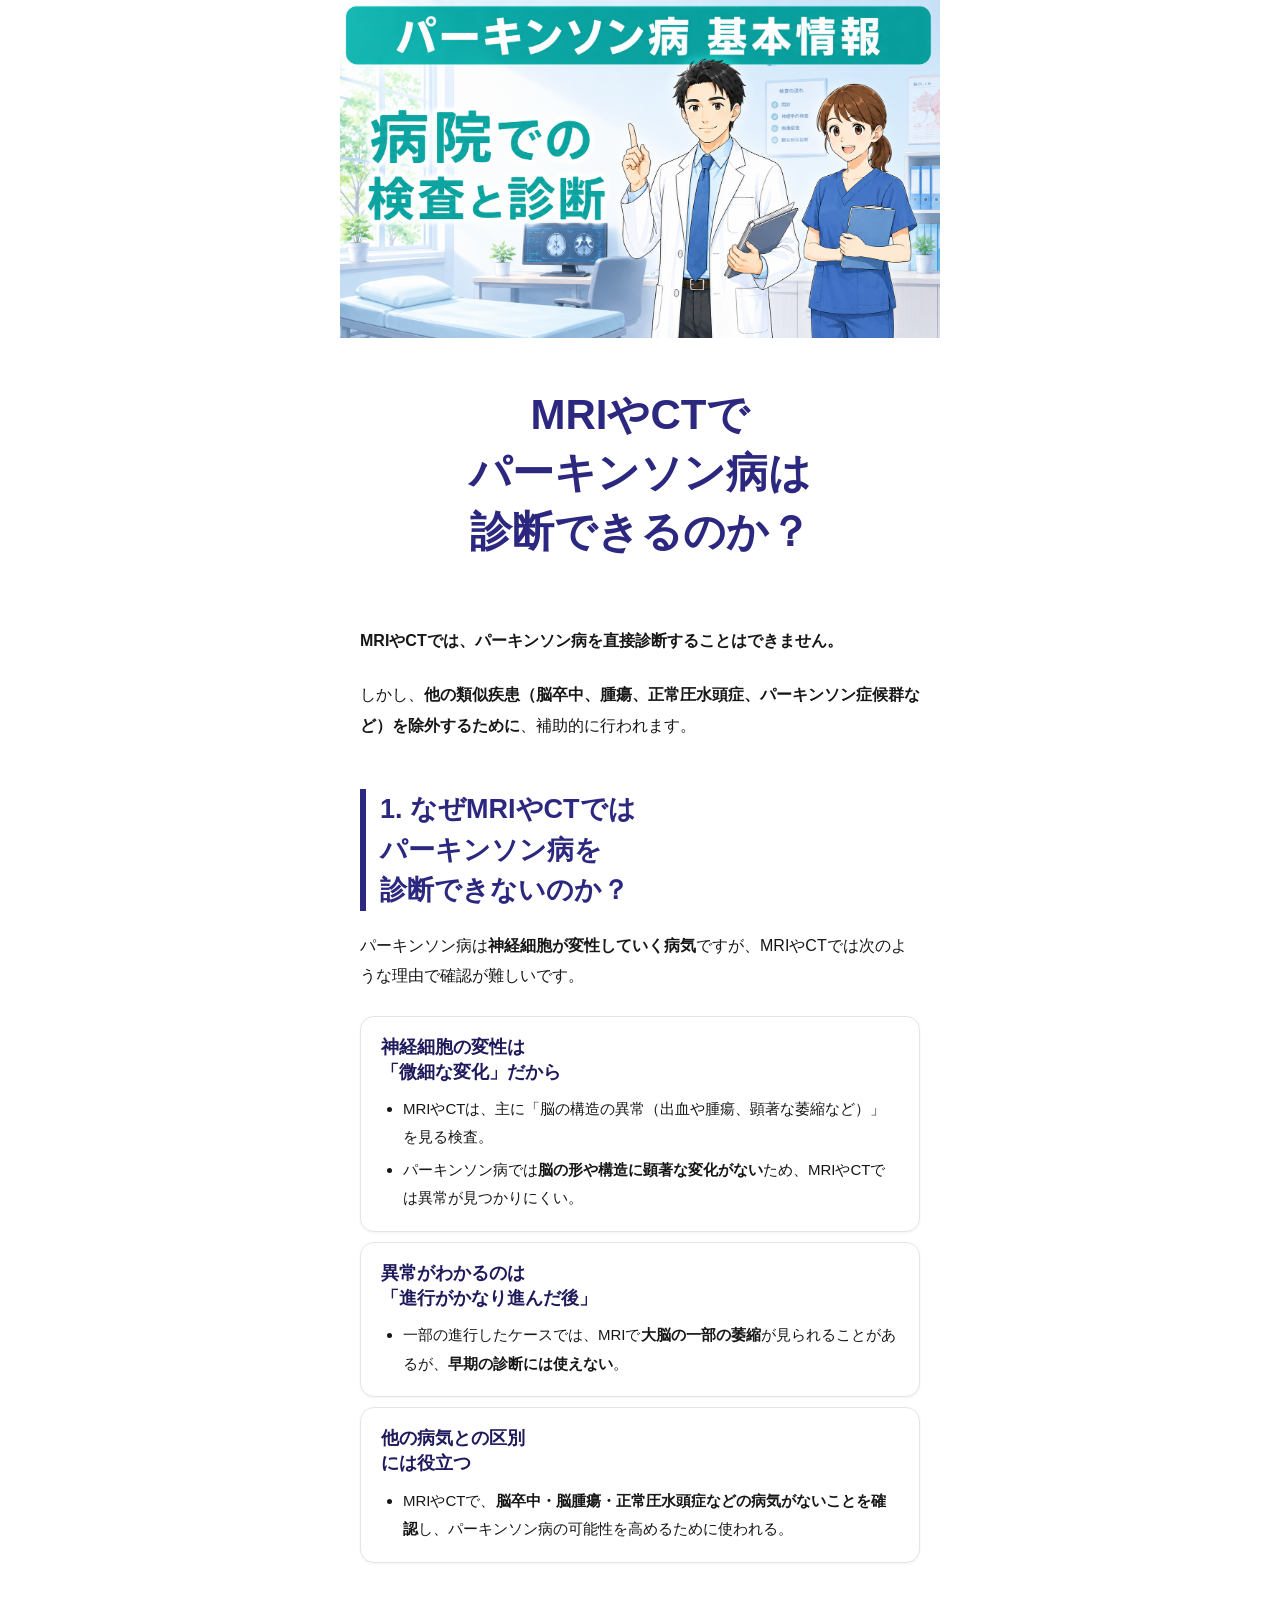
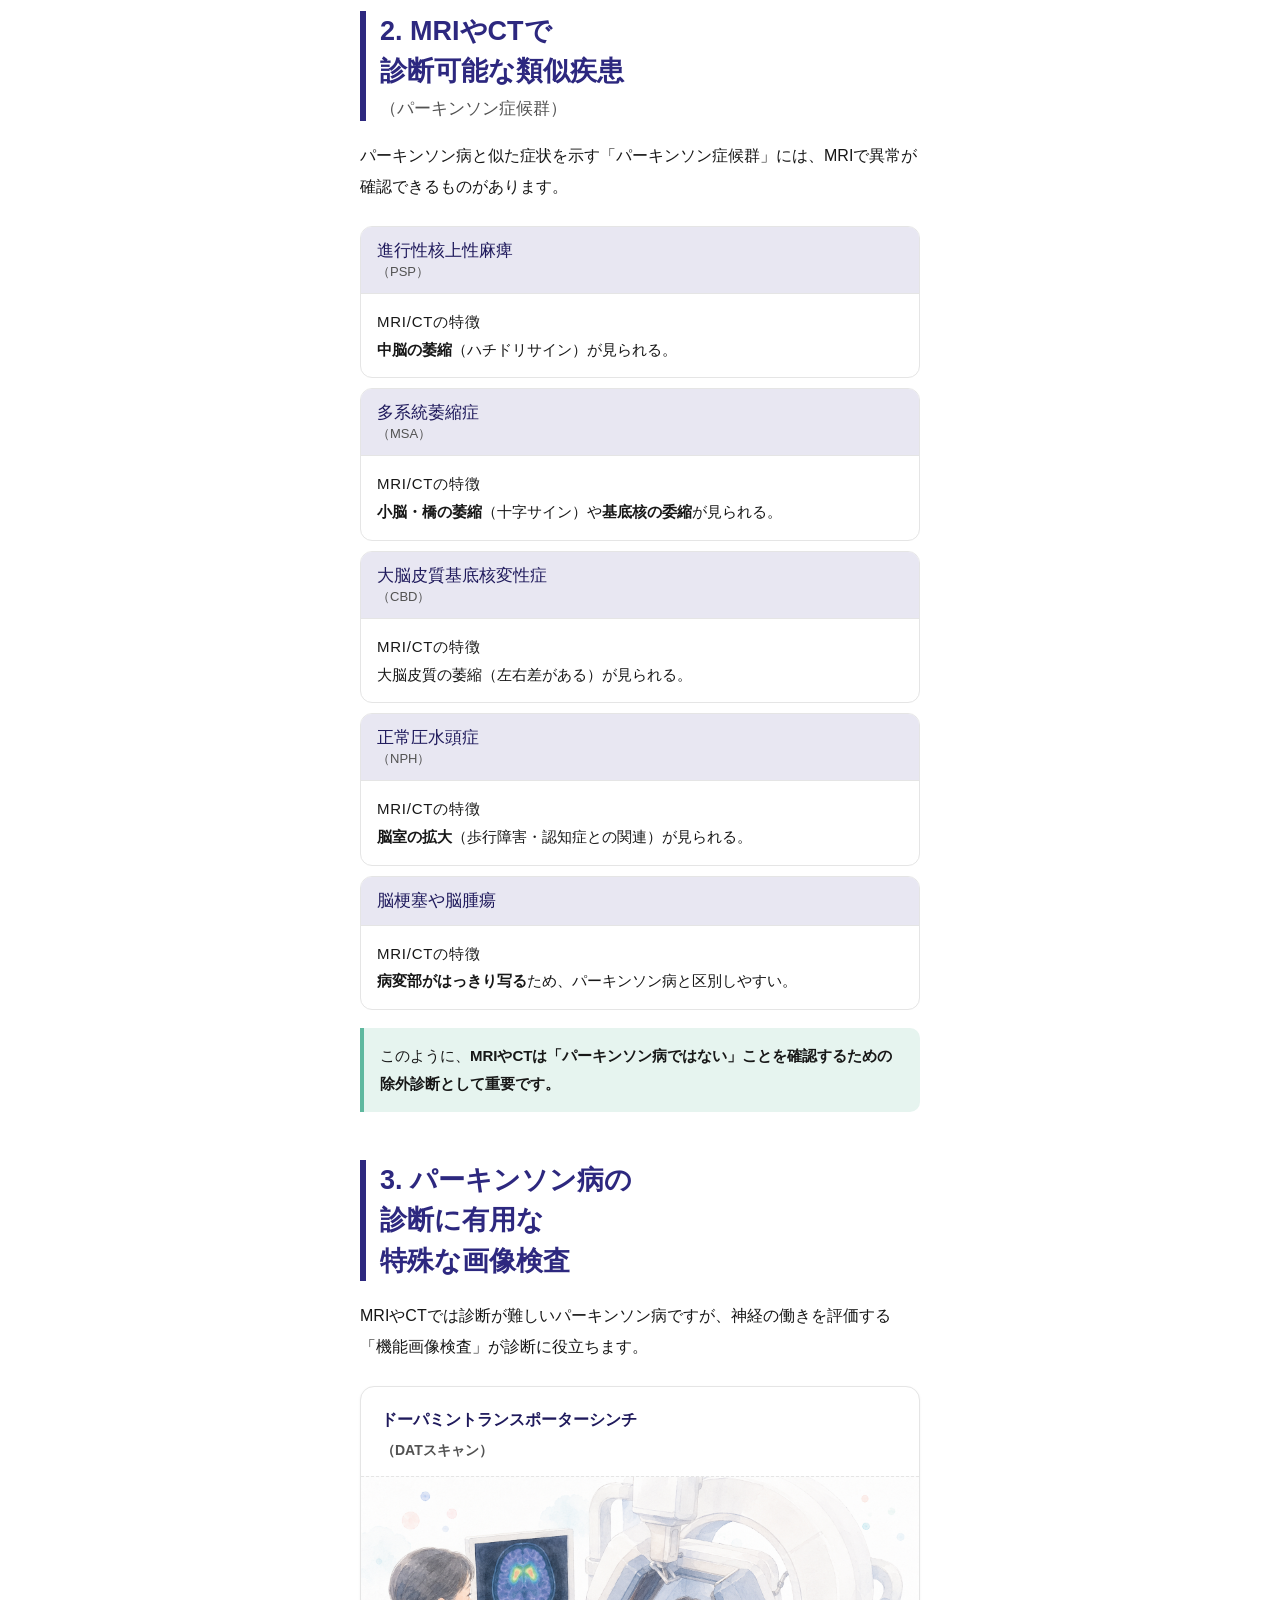
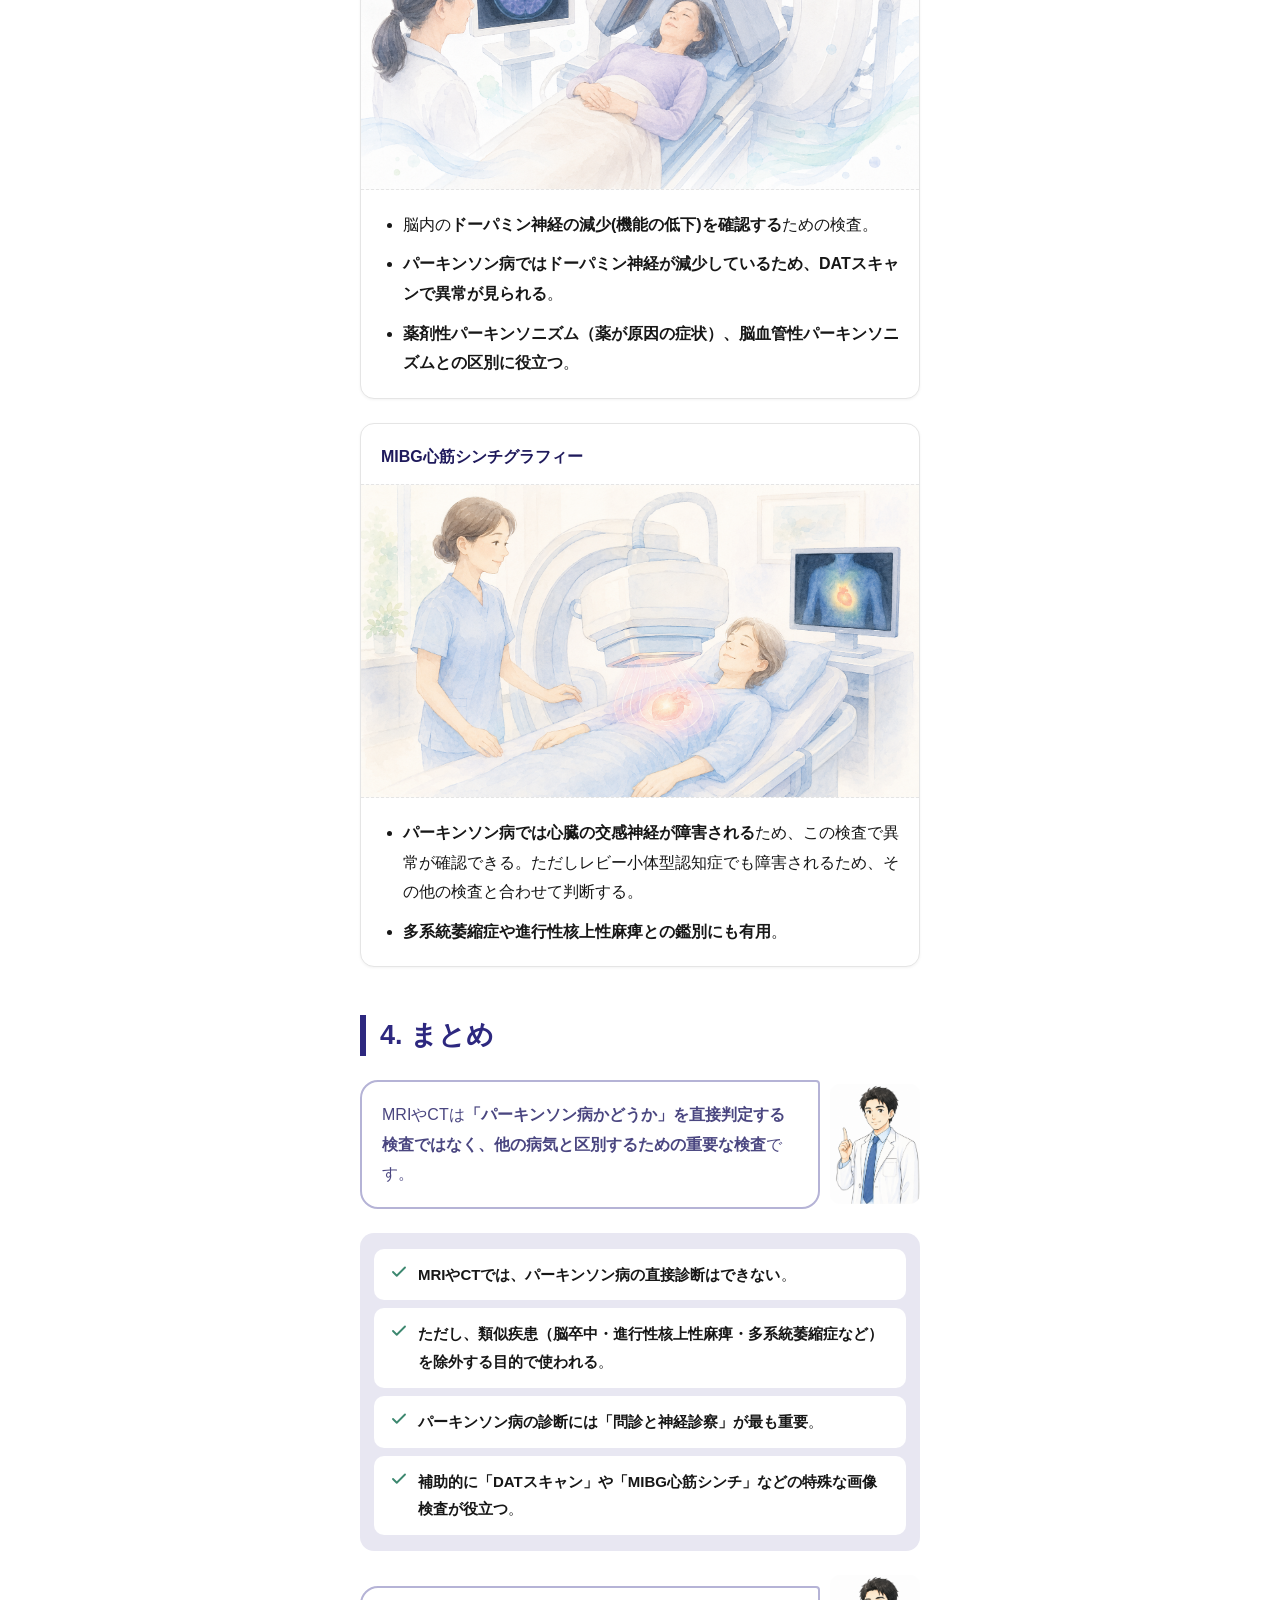
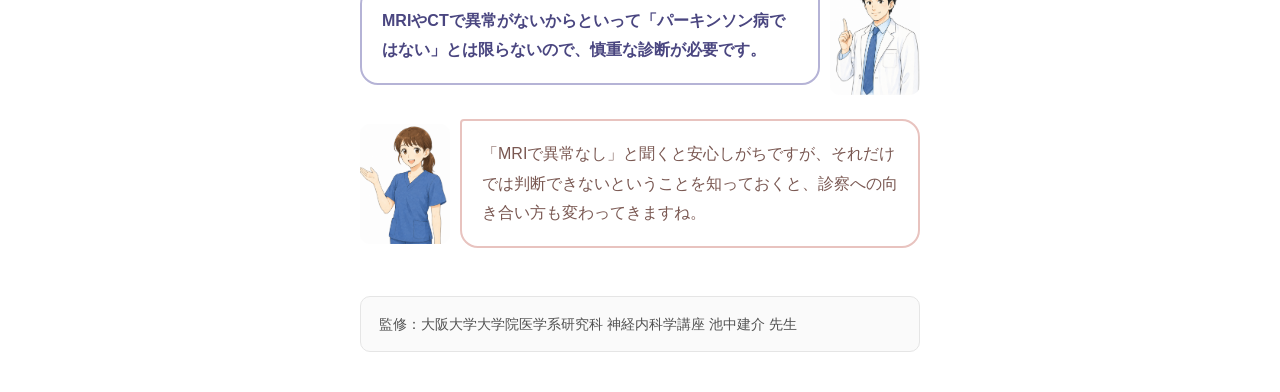
<file: mri-ct.html>
<!DOCTYPE html>
<html lang="ja">
<head>
  <meta charset="UTF-8">
  <meta name="viewport" content="width=device-width, initial-scale=1.0">
  <title>MRIやCTでパーキンソン病は診断できるのか？</title>
  <link rel="stylesheet" href="css/article.css?v=20260521c">
</head>
<body>
  <main class="article-container">

    <!-- ⓪ ヒーロー画像 -->
    <header>
      <div class="hero-image">
        <img src="images/hero_diagnosis.png" alt="MRIやCT検査のイメージ画像">
      </div>
    </header>

    <!-- ① 記事タイトル -->
    <h1 class="article-title article-title--large">MRIやCTで<br>パーキンソン病は<br>診断できるのか？</h1>

    <!-- ② 導入本文（★核心メッセージ） -->
    <section aria-label="導入">
      <p class="body-text"><strong>MRIやCTでは、パーキンソン病を直接診断することはできません。</strong></p>
      <p class="body-text">しかし、<strong>他の類似疾患（脳卒中、腫瘍、正常圧水頭症、パーキンソン症候群など）を除外するために</strong>、補助的に行われます。</p>
    </section>

    <!-- ③ 中見出し1 -->
    <section aria-label="なぜMRIやCTでは診断できないのか">
      <h2 class="section-heading">1. なぜMRIやCTでは<br>パーキンソン病を<br>診断できないのか？</h2>
      <p class="lead-text">パーキンソン病は<strong>神経細胞が変性していく病気</strong>ですが、MRIやCTでは次のような理由で確認が難しいです。</p>

      <!-- ④ 3つの理由カード -->
      <div class="reason-card">
        <div class="reason-card-inner">
          <div class="reason-card-head">
            <p><strong>神経細胞の変性は<br>「微細な変化」だから</strong></p>
          </div>
          <div class="reason-card-body">
            <ul>
              <li>MRIやCTは、主に「脳の構造の異常（出血や腫瘍、顕著な萎縮など）」を見る検査。</li>
              <li>パーキンソン病では<strong>脳の形や構造に顕著な変化がない</strong>ため、MRIやCTでは異常が見つかりにくい。</li>
            </ul>
          </div>
        </div>
      </div>

      <div class="reason-card">
        <div class="reason-card-inner">
          <div class="reason-card-head">
            <p><strong>異常がわかるのは<br>「進行がかなり進んだ後」</strong></p>
          </div>
          <div class="reason-card-body">
            <ul>
              <li>一部の進行したケースでは、MRIで<strong>大脳の一部の萎縮</strong>が見られることがあるが、<strong>早期の診断には使えない</strong>。</li>
            </ul>
          </div>
        </div>
      </div>

      <div class="reason-card">
        <div class="reason-card-inner">
          <div class="reason-card-head">
            <p><strong>他の病気との区別<br>には役立つ</strong></p>
          </div>
          <div class="reason-card-body">
            <ul>
              <li>MRIやCTで、<strong>脳卒中・脳腫瘍・正常圧水頭症などの病気がないことを確認</strong>し、パーキンソン病の可能性を高めるために使われる。</li>
            </ul>
          </div>
        </div>
      </div>
    </section>

    <!-- ⑤ 中見出し2 -->
    <section aria-label="MRIやCTで診断可能な類似疾患">
      <h2 class="section-heading">2. MRIやCTで<br>診断可能な類似疾患<span class="section-heading-sub">（パーキンソン症候群）</span></h2>
      <p class="lead-text">パーキンソン病と似た症状を示す「パーキンソン症候群」には、MRIで異常が確認できるものがあります。</p>

      <!-- ⑥ 類似疾患5種カード -->
      <div class="disease-card">
        <div class="disease-card-header">
          <p>進行性核上性麻痺<span class="disease-abbr">（PSP）</span></p>
        </div>
        <div class="disease-card-body">
          <p class="feature-label">MRI/CTの特徴</p>
          <p><strong>中脳の萎縮</strong>（ハチドリサイン）が見られる。</p>
        </div>
      </div>

      <div class="disease-card">
        <div class="disease-card-header">
          <p>多系統萎縮症<span class="disease-abbr">（MSA）</span></p>
        </div>
        <div class="disease-card-body">
          <p class="feature-label">MRI/CTの特徴</p>
          <p><strong>小脳・橋の萎縮</strong>（十字サイン）や<strong>基底核の委縮</strong>が見られる。</p>
        </div>
      </div>

      <div class="disease-card">
        <div class="disease-card-header">
          <p>大脳皮質基底核変性症<span class="disease-abbr">（CBD）</span></p>
        </div>
        <div class="disease-card-body">
          <p class="feature-label">MRI/CTの特徴</p>
          <p>大脳皮質の萎縮（左右差がある）が見られる。</p>
        </div>
      </div>

      <div class="disease-card">
        <div class="disease-card-header">
          <p>正常圧水頭症<span class="disease-abbr">（NPH）</span></p>
        </div>
        <div class="disease-card-body">
          <p class="feature-label">MRI/CTの特徴</p>
          <p><strong>脳室の拡大</strong>（歩行障害・認知症との関連）が見られる。</p>
        </div>
      </div>

      <div class="disease-card">
        <div class="disease-card-header">
          <p>脳梗塞や脳腫瘍</p>
        </div>
        <div class="disease-card-body">
          <p class="feature-label">MRI/CTの特徴</p>
          <p><strong>病変部がはっきり写る</strong>ため、パーキンソン病と区別しやすい。</p>
        </div>
      </div>

      <!-- ⑦ 除外診断の重要性メッセージ -->
      <div class="key-message-box">
        <p>このように、<strong>MRIやCTは「パーキンソン病ではない」ことを確認するための除外診断として重要です。</strong></p>
      </div>
    </section>

    <!-- ⑧ 中見出し3 -->
    <section aria-label="特殊な画像検査">
      <h2 class="section-heading">3. パーキンソン病の<br>診断に有用な<br>特殊な画像検査</h2>
      <p class="lead-text">MRIやCTでは診断が難しいパーキンソン病ですが、神経の働きを評価する「機能画像検査」が診断に役立ちます。</p>

      <!-- ⑨ DATスキャンカード -->
      <div class="stage-card">
        <div style="padding: 18px 20px 12px;">
          <h4 style="color: #1F1A5C;">ドーパミントランスポーターシンチ<span class="imaging-sub">（DATスキャン）</span></h4>
        </div>
        <div class="stage-illust">
          <img src="images/test_dat_scan.png" alt="DATスキャン検査のイメージ">
        </div>
        <div class="stage-body">
          <ul>
            <li>脳内の<strong>ドーパミン神経の減少(機能の低下)を確認する</strong>ための検査。</li>
            <li><strong>パーキンソン病ではドーパミン神経が減少しているため、DATスキャンで異常が見られる</strong>。</li>
            <li><strong>薬剤性パーキンソニズム（薬が原因の症状）、脳血管性パーキンソニズムとの区別に役立つ</strong>。</li>
          </ul>
        </div>
      </div>

      <!-- ⑩ MIBG心筋シンチカード -->
      <div class="stage-card">
        <div style="padding: 18px 20px 12px;">
          <h4 style="color: #1F1A5C;">MIBG心筋シンチグラフィー</h4>
        </div>
        <div class="stage-illust">
          <img src="images/test_mibg.png" alt="MIBG心筋シンチグラフィー検査のイメージ">
        </div>
        <div class="stage-body">
          <ul>
            <li><strong>パーキンソン病では心臓の交感神経が障害される</strong>ため、この検査で異常が確認できる。ただしレビー小体型認知症でも障害されるため、その他の検査と合わせて判断する。</li>
            <li><strong>多系統萎縮症や進行性核上性麻痺との鑑別にも有用</strong>。</li>
          </ul>
        </div>
      </div>
    </section>

    <!-- ⑪ 中見出し4 -->
    <section aria-label="まとめ">
      <h2 class="section-heading">4. まとめ</h2>

      <!-- 先生①：まとめの導入 -->
      <div class="balloon-wrapper right balloon-outline">
        <div class="balloon-icon">
          <img src="images/char_sensei.png" alt="先生（専門医）">
        </div>
        <div class="balloon-body">
          MRIやCTは<strong>「パーキンソン病かどうか」を直接判定する検査ではなく、他の病気と区別するための重要な検査</strong>です。
        </div>
      </div>

      <!-- 4項目リスト（入れ子カード） -->
      <div class="summary-outer">
        <div class="summary-inner">
          <div class="summary-inner-row">
            <svg class="summary-check-svg" width="18" height="18" viewBox="0 0 24 24" fill="none" stroke="#3D8870" stroke-width="2.5" stroke-linecap="round" stroke-linejoin="round"><polyline points="20 6 9 17 4 12"/></svg>
            <p><strong>MRIやCTでは、パーキンソン病の直接診断はできない</strong>。</p>
          </div>
        </div>
        <div class="summary-inner">
          <div class="summary-inner-row">
            <svg class="summary-check-svg" width="18" height="18" viewBox="0 0 24 24" fill="none" stroke="#3D8870" stroke-width="2.5" stroke-linecap="round" stroke-linejoin="round"><polyline points="20 6 9 17 4 12"/></svg>
            <p><strong>ただし、類似疾患（脳卒中・進行性核上性麻痺・多系統萎縮症など）を除外する目的で使われる</strong>。</p>
          </div>
        </div>
        <div class="summary-inner">
          <div class="summary-inner-row">
            <svg class="summary-check-svg" width="18" height="18" viewBox="0 0 24 24" fill="none" stroke="#3D8870" stroke-width="2.5" stroke-linecap="round" stroke-linejoin="round"><polyline points="20 6 9 17 4 12"/></svg>
            <p><strong>パーキンソン病の診断には「問診と神経診察」が最も重要</strong>。</p>
          </div>
        </div>
        <div class="summary-inner">
          <div class="summary-inner-row">
            <svg class="summary-check-svg" width="18" height="18" viewBox="0 0 24 24" fill="none" stroke="#3D8870" stroke-width="2.5" stroke-linecap="round" stroke-linejoin="round"><polyline points="20 6 9 17 4 12"/></svg>
            <p><strong>補助的に「DATスキャン」や「MIBG心筋シンチ」などの特殊な画像検査が役立つ</strong>。</p>
          </div>
        </div>
      </div>

      <!-- 先生②：注意喚起メッセージ -->
      <div class="balloon-wrapper right balloon-outline">
        <div class="balloon-icon">
          <img src="images/char_sensei.png" alt="先生（専門医）">
        </div>
        <div class="balloon-body">
          <strong>MRIやCTで異常がないからといって「パーキンソン病ではない」とは限らないので、慎重な診断が必要です。</strong>
        </div>
      </div>

      <!-- ハルカ -->
      <div class="balloon-wrapper left balloon-outline">
        <div class="balloon-icon">
          <img src="images/char_haruka.png" alt="ハルカ（理学療法士）">
        </div>
        <div class="balloon-body">
          「MRIで異常なし」と聞くと安心しがちですが、それだけでは判断できないということを知っておくと、診察への向き合い方も変わってきますね。
        </div>
      </div>
    </section>

    <!-- ⑬ 監修者情報 -->
    <footer>
      <div class="supervisor-box">
        <p>監修：大阪大学大学院医学系研究科 神経内科学講座 池中建介 先生</p>
      </div>
    </footer>

  </main>
</body>
</html>
</file>
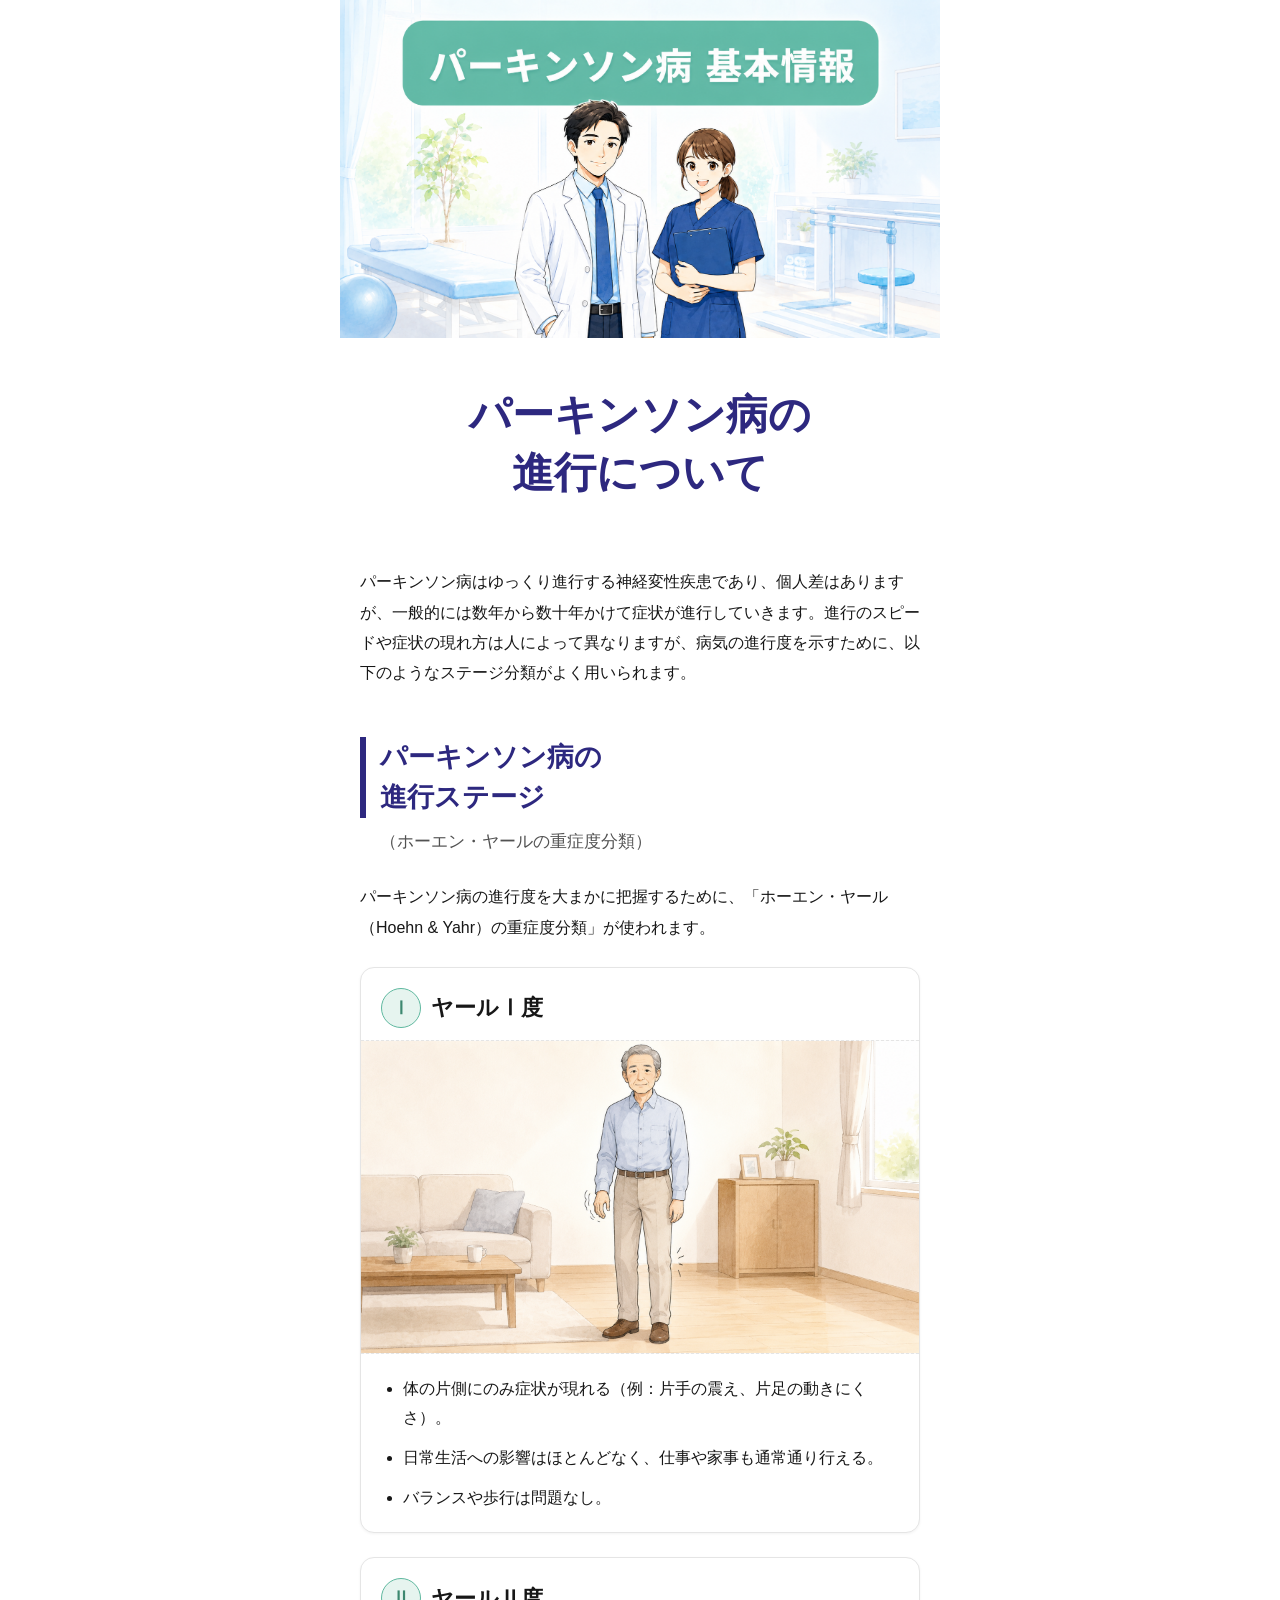
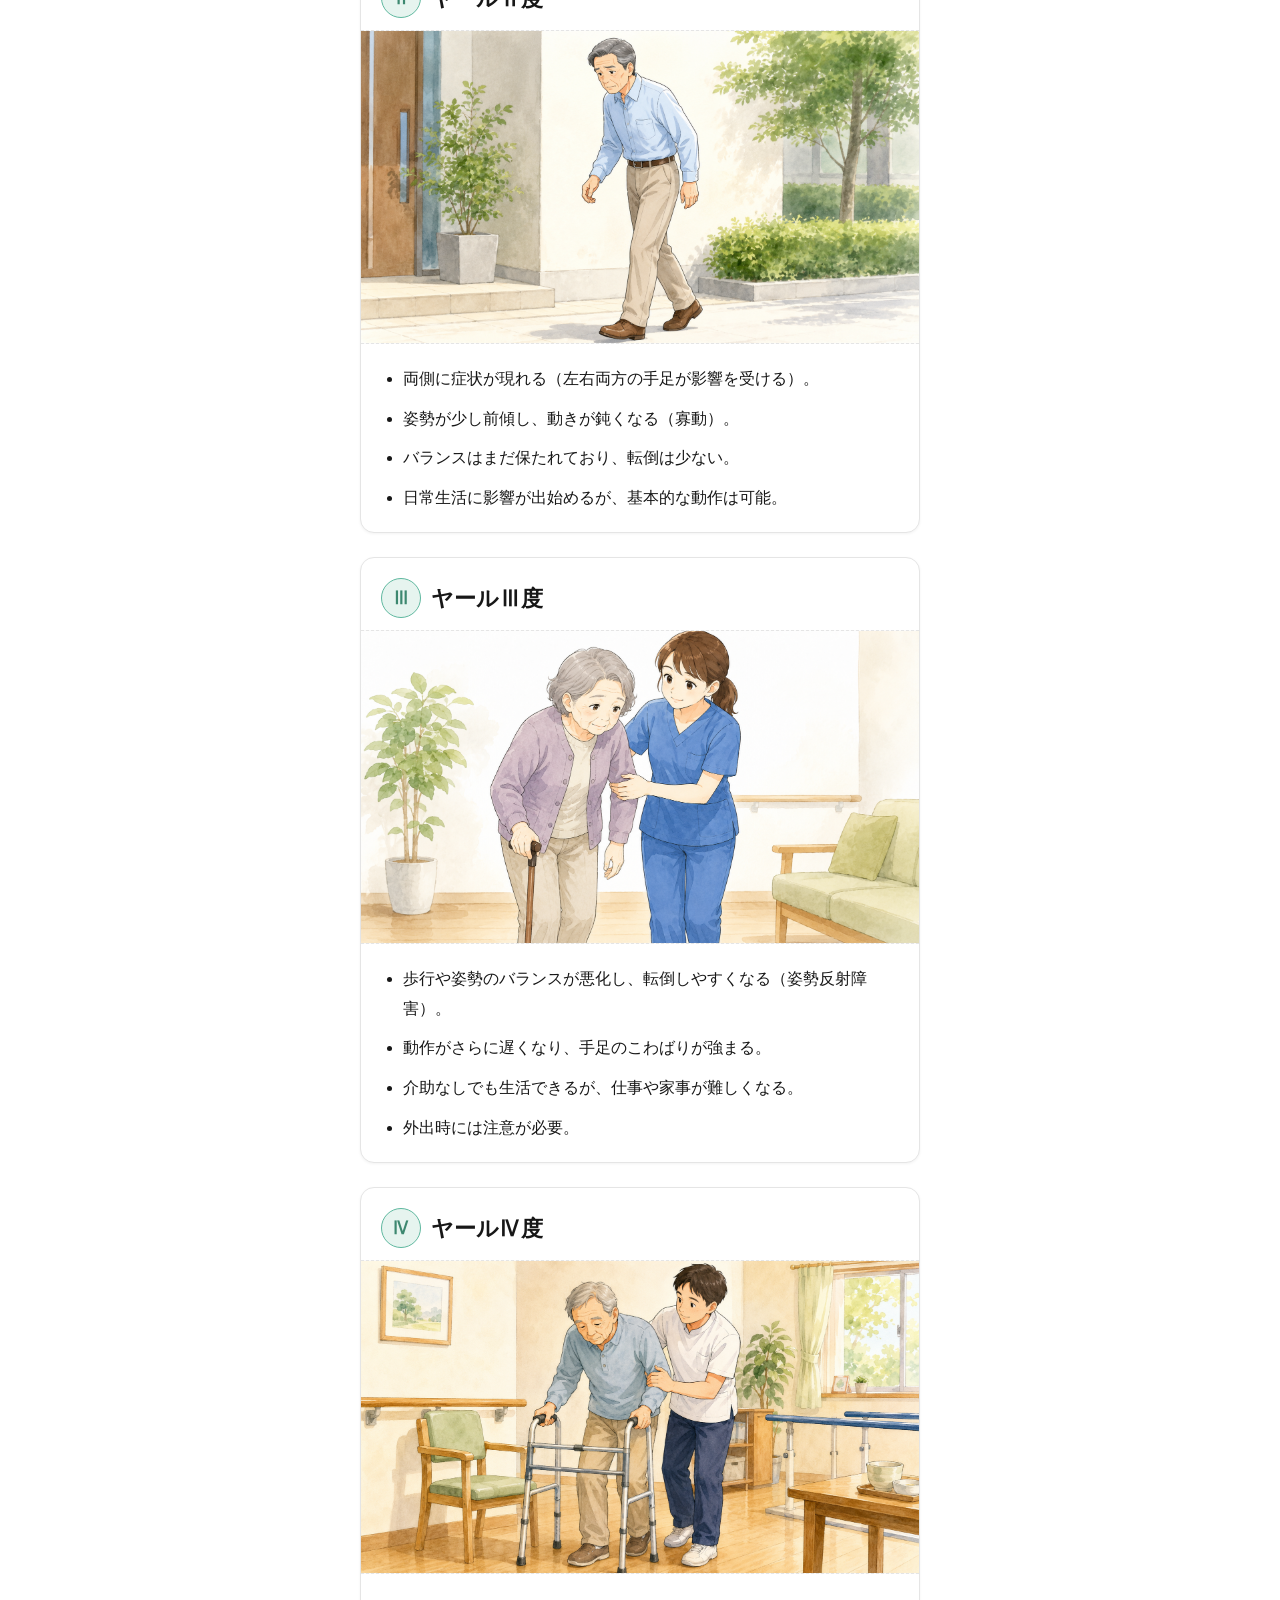
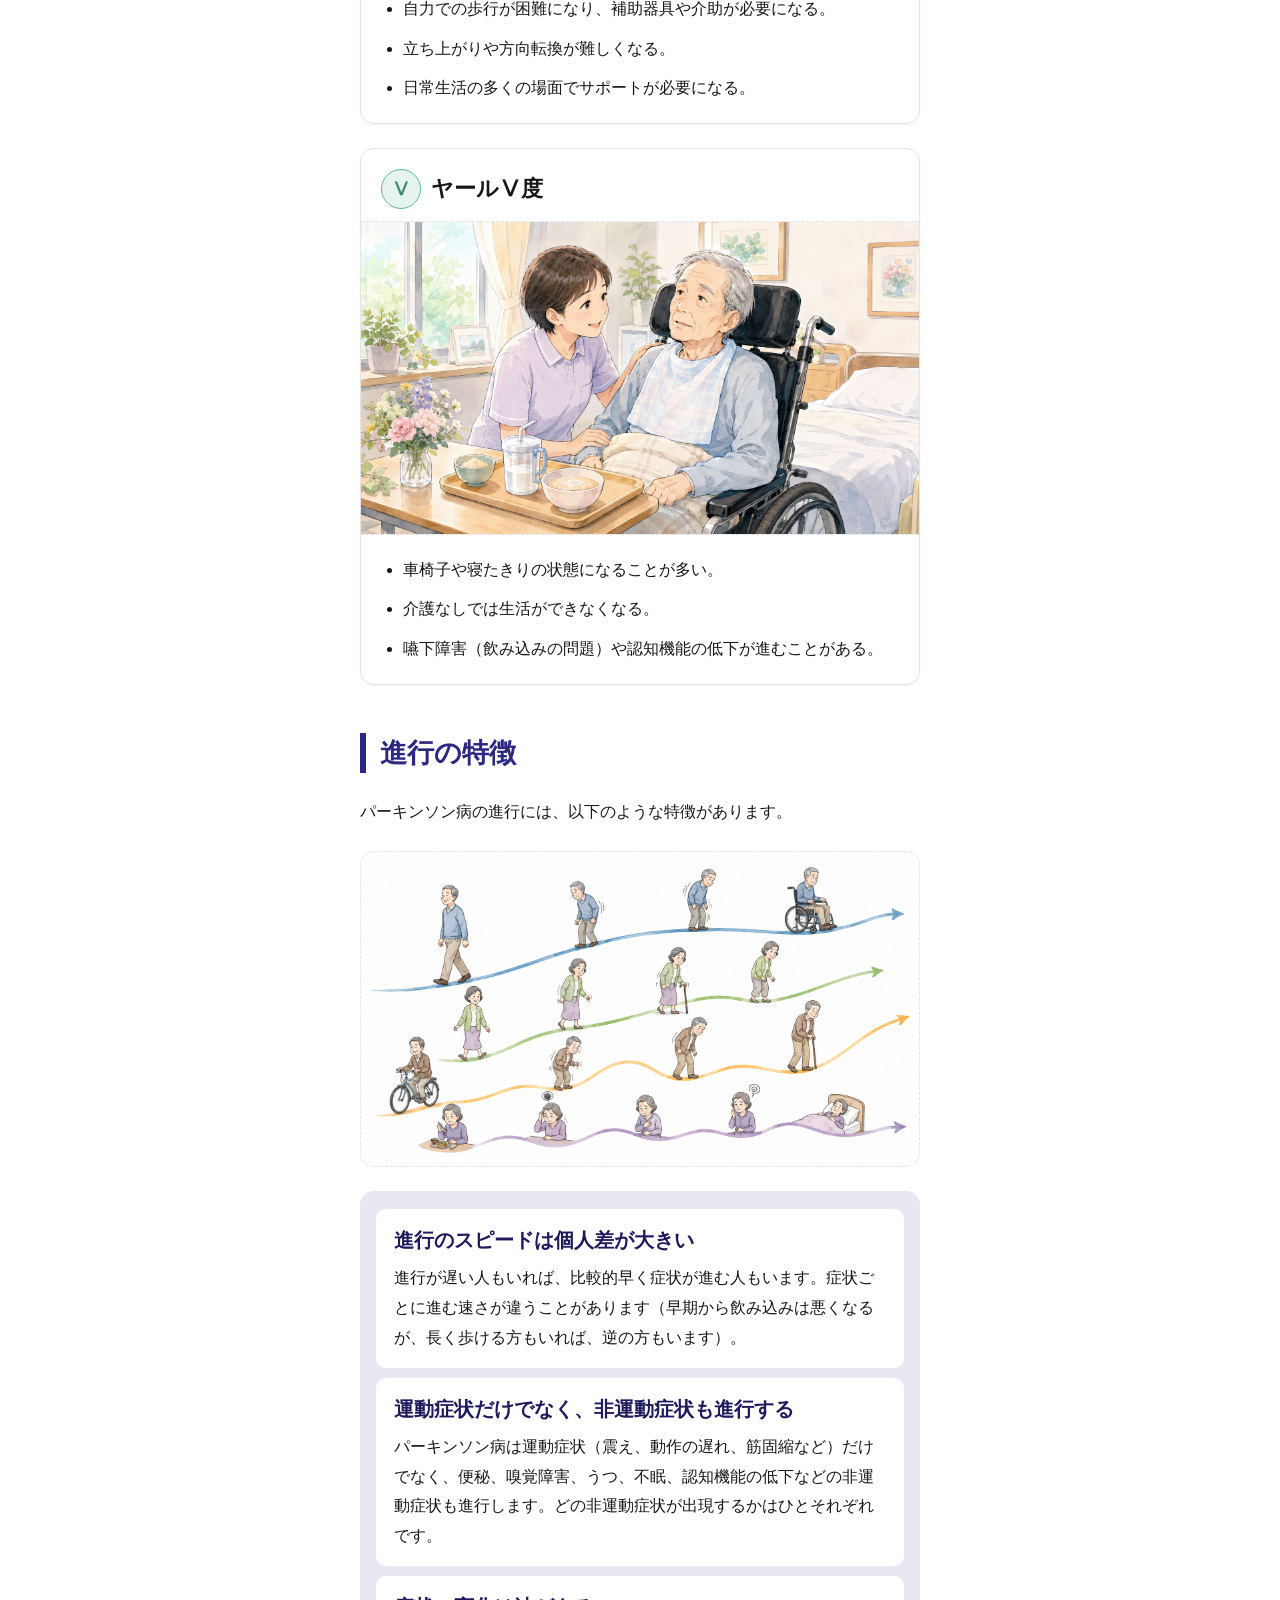
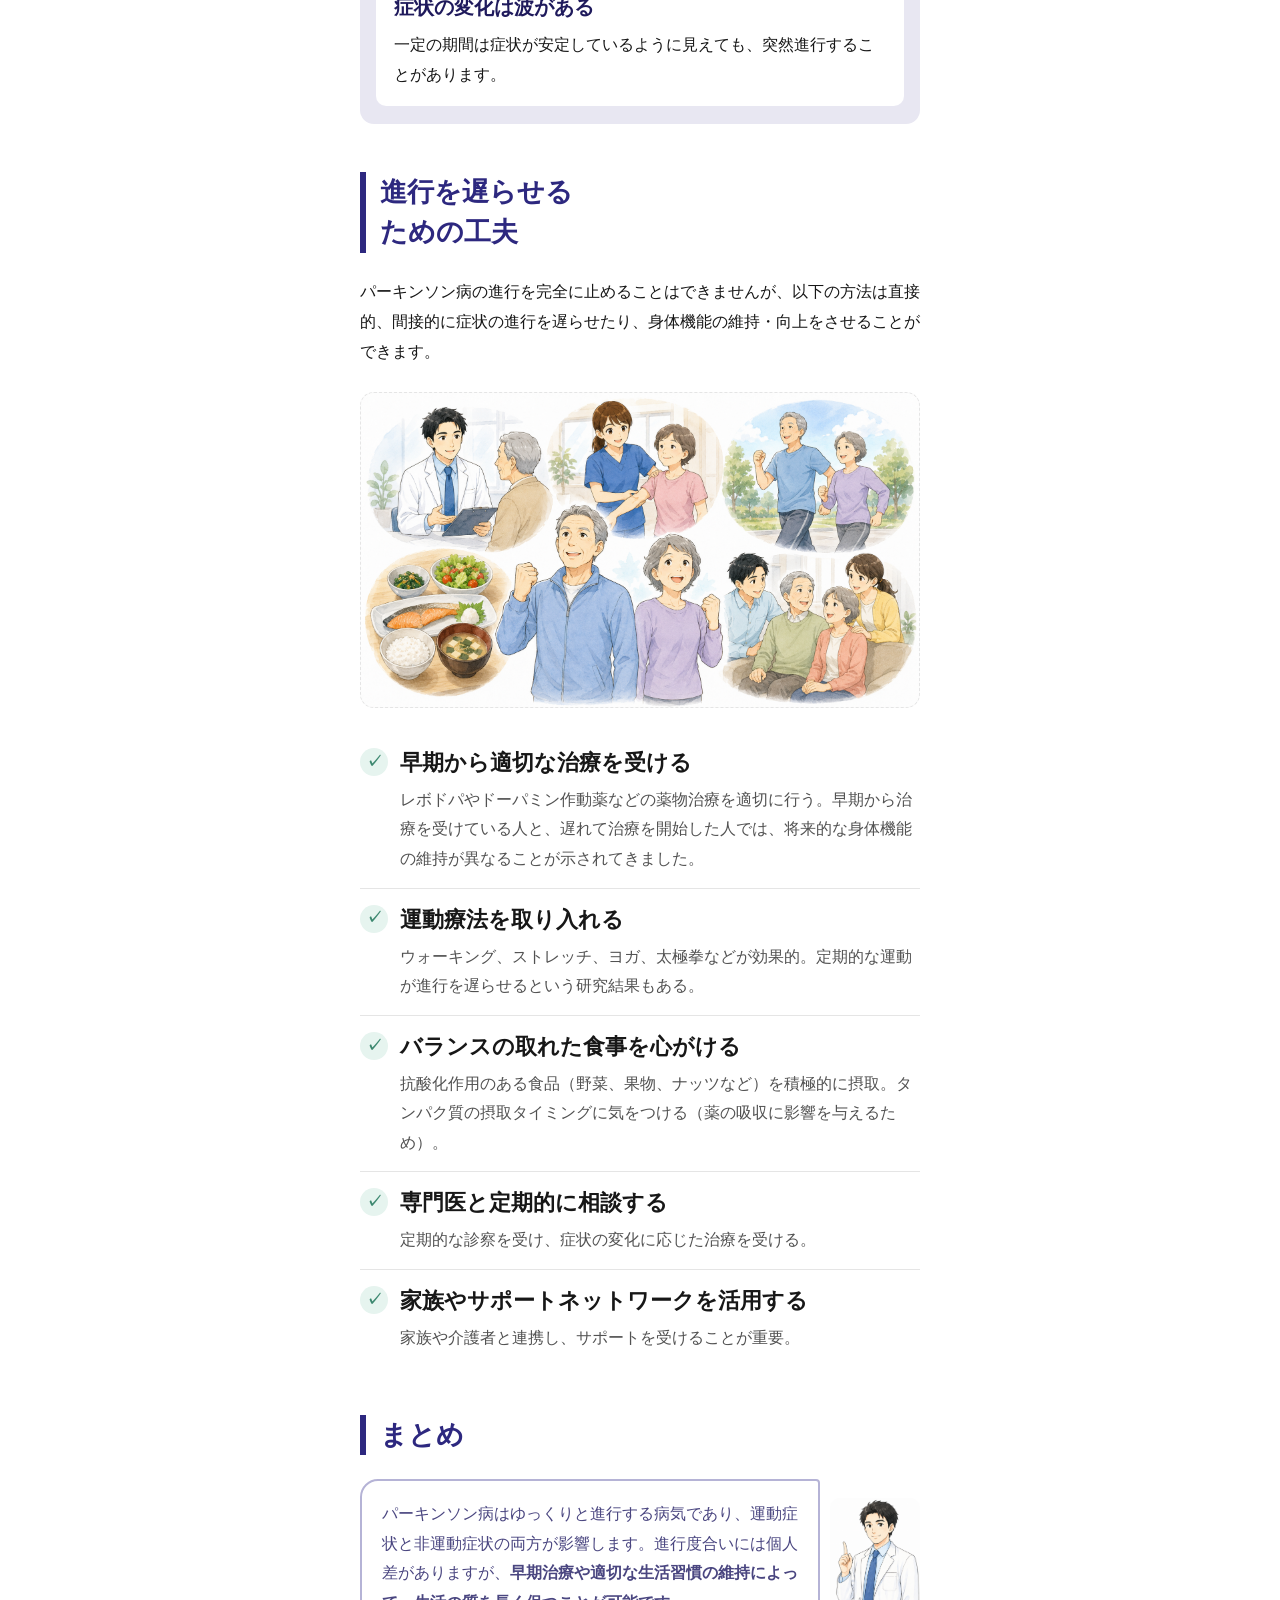
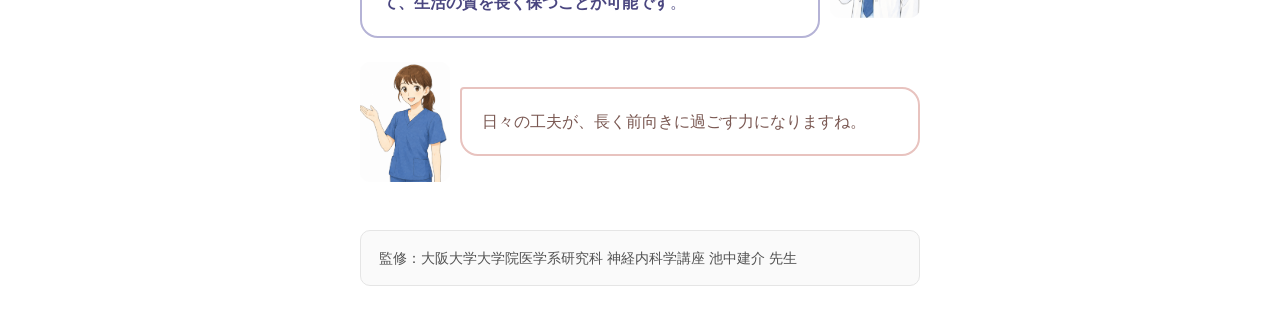
<file: progression.html>
<!DOCTYPE html>
<html lang="ja">
<head>
  <meta charset="UTF-8">
  <meta name="viewport" content="width=device-width, initial-scale=1.0">
  <title>パーキンソン病の進行について</title>
  <link rel="stylesheet" href="css/article.css">
</head>
<body>
  <main class="article-container">

    <!-- ⓪ ヒーロー画像 -->
    <header>
      <div class="hero-image">
        <img src="images/hero_causes.png" alt="先生とハルカが並ぶイメージ画像">
      </div>
    </header>

    <!-- ① 記事タイトル -->
    <h1 class="article-title article-title--large">パーキンソン病の<br>進行について</h1>

    <!-- ② 導入本文 -->
    <section aria-label="導入">
      <p class="body-text">パーキンソン病はゆっくり進行する神経変性疾患であり、個人差はありますが、一般的には数年から数十年かけて症状が進行していきます。進行のスピードや症状の現れ方は人によって異なりますが、病気の進行度を示すために、以下のようなステージ分類がよく用いられます。</p>
    </section>

    <!-- ③ 中見出し -->
    <section aria-label="進行ステージ">
      <h2 class="section-heading">パーキンソン病の<br>進行ステージ</h2>
      <p class="lead-text" style="font-size: 17px; color: #525252; margin: -12px 0 8px 20px;">（ホーエン・ヤールの重症度分類）</p>
      <p class="body-text">パーキンソン病の進行度を大まかに把握するために、「ホーエン・ヤール（Hoehn &amp; Yahr）の重症度分類」が使われます。</p>

      <!-- ④ ヤールⅠ度 -->
      <div class="stage-card">
        <div class="stage-header">
          <div class="stage-badge">Ⅰ</div>
          <h4>ヤールⅠ度</h4>
        </div>
        <div class="stage-illust">
          <img src="images/stage_1.png" alt="ヤールⅠ度：片側のみの軽い症状のイメージ">
        </div>
        <div class="stage-body">
          <ul>
            <li>体の片側にのみ症状が現れる（例：片手の震え、片足の動きにくさ）。</li>
            <li>日常生活への影響はほとんどなく、仕事や家事も通常通り行える。</li>
            <li>バランスや歩行は問題なし。</li>
          </ul>
        </div>
      </div>

      <!-- ⑤ ヤールⅡ度 -->
      <div class="stage-card">
        <div class="stage-header">
          <div class="stage-badge">Ⅱ</div>
          <h4>ヤールⅡ度</h4>
        </div>
        <div class="stage-illust">
          <img src="images/stage_2.png" alt="ヤールⅡ度：両側に症状が現れ姿勢がやや前傾するイメージ">
        </div>
        <div class="stage-body">
          <ul>
            <li>両側に症状が現れる（左右両方の手足が影響を受ける）。</li>
            <li>姿勢が少し前傾し、動きが鈍くなる（寡動）。</li>
            <li>バランスはまだ保たれており、転倒は少ない。</li>
            <li>日常生活に影響が出始めるが、基本的な動作は可能。</li>
          </ul>
        </div>
      </div>

      <!-- ⑥ ヤールⅢ度 -->
      <div class="stage-card">
        <div class="stage-header">
          <div class="stage-badge">Ⅲ</div>
          <h4>ヤールⅢ度</h4>
        </div>
        <div class="stage-illust">
          <img src="images/stage_3.png" alt="ヤールⅢ度：歩行や姿勢のバランスが悪化するイメージ">
        </div>
        <div class="stage-body">
          <ul>
            <li>歩行や姿勢のバランスが悪化し、転倒しやすくなる（姿勢反射障害）。</li>
            <li>動作がさらに遅くなり、手足のこわばりが強まる。</li>
            <li>介助なしでも生活できるが、仕事や家事が難しくなる。</li>
            <li>外出時には注意が必要。</li>
          </ul>
        </div>
      </div>

      <!-- ⑦ ヤールⅣ度 -->
      <div class="stage-card">
        <div class="stage-header">
          <div class="stage-badge">Ⅳ</div>
          <h4>ヤールⅣ度</h4>
        </div>
        <div class="stage-illust">
          <img src="images/stage_4.png" alt="ヤールⅣ度：補助器具や介助が必要になるイメージ">
        </div>
        <div class="stage-body">
          <ul>
            <li>自力での歩行が困難になり、補助器具や介助が必要になる。</li>
            <li>立ち上がりや方向転換が難しくなる。</li>
            <li>日常生活の多くの場面でサポートが必要になる。</li>
          </ul>
        </div>
      </div>

      <!-- ⑧ ヤールⅤ度 -->
      <div class="stage-card">
        <div class="stage-header">
          <div class="stage-badge">Ⅴ</div>
          <h4>ヤールⅤ度</h4>
        </div>
        <div class="stage-illust">
          <img src="images/stage_5.png" alt="ヤールⅤ度：介護が必要な状態のイメージ">
        </div>
        <div class="stage-body">
          <ul>
            <li>車椅子や寝たきりの状態になることが多い。</li>
            <li>介護なしでは生活ができなくなる。</li>
            <li>嚥下障害（飲み込みの問題）や認知機能の低下が進むことがある。</li>
          </ul>
        </div>
      </div>
    </section>

    <!-- ⑨ 進行の特徴 -->
    <section aria-label="進行の特徴">
      <h2 class="section-heading">進行の特徴</h2>
      <p class="body-text">パーキンソン病の進行には、以下のような特徴があります。</p>

      <div class="summary-illust">
        <img src="images/prog_pattern.png" alt="進行のスピードは個人差が大きいことを示す概念図">
      </div>

      <div class="feature-cards">
        <div class="feature-card">
          <p class="feature-card-title">進行のスピードは個人差が大きい</p>
          <p class="feature-card-text">進行が遅い人もいれば、比較的早く症状が進む人もいます。症状ごとに進む速さが違うことがあります（早期から飲み込みは悪くなるが、長く歩ける方もいれば、逆の方もいます）。</p>
        </div>
        <div class="feature-card">
          <p class="feature-card-title">運動症状だけでなく、非運動症状も進行する</p>
          <p class="feature-card-text">パーキンソン病は運動症状（震え、動作の遅れ、筋固縮など）だけでなく、便秘、嗅覚障害、うつ、不眠、認知機能の低下などの非運動症状も進行します。どの非運動症状が出現するかはひとそれぞれです。</p>
        </div>
        <div class="feature-card">
          <p class="feature-card-title">症状の変化は波がある</p>
          <p class="feature-card-text">一定の期間は症状が安定しているように見えても、突然進行することがあります。</p>
        </div>
      </div>
    </section>

    <!-- ⑩ 進行を遅らせるための工夫 -->
    <section aria-label="進行を遅らせるための工夫">
      <h2 class="section-heading">進行を遅らせる<br>ための工夫</h2>
      <p class="body-text">パーキンソン病の進行を完全に止めることはできませんが、以下の方法は直接的、間接的に症状の進行を遅らせたり、身体機能の維持・向上をさせることができます。</p>

      <div class="summary-illust">
        <img src="images/prog_tips.png" alt="運動・食事・薬・診察・家族の5要素が組み合わさるイメージ">
      </div>

      <!-- ⑪ チェックリスト -->
      <div class="checklist-item">
        <div class="check-icon">✓</div>
        <div class="checklist-content">
          <p class="checklist-title">早期から適切な治療を受ける</p>
          <p class="checklist-text">レボドパやドーパミン作動薬などの薬物治療を適切に行う。早期から治療を受けている人と、遅れて治療を開始した人では、将来的な身体機能の維持が異なることが示されてきました。</p>
        </div>
      </div>
      <div class="checklist-item">
        <div class="check-icon">✓</div>
        <div class="checklist-content">
          <p class="checklist-title">運動療法を取り入れる</p>
          <p class="checklist-text">ウォーキング、ストレッチ、ヨガ、太極拳などが効果的。定期的な運動が進行を遅らせるという研究結果もある。</p>
        </div>
      </div>
      <div class="checklist-item">
        <div class="check-icon">✓</div>
        <div class="checklist-content">
          <p class="checklist-title">バランスの取れた食事を心がける</p>
          <p class="checklist-text">抗酸化作用のある食品（野菜、果物、ナッツなど）を積極的に摂取。タンパク質の摂取タイミングに気をつける（薬の吸収に影響を与えるため）。</p>
        </div>
      </div>
      <div class="checklist-item">
        <div class="check-icon">✓</div>
        <div class="checklist-content">
          <p class="checklist-title">専門医と定期的に相談する</p>
          <p class="checklist-text">定期的な診察を受け、症状の変化に応じた治療を受ける。</p>
        </div>
      </div>
      <div class="checklist-item">
        <div class="check-icon">✓</div>
        <div class="checklist-content">
          <p class="checklist-title">家族やサポートネットワークを活用する</p>
          <p class="checklist-text">家族や介護者と連携し、サポートを受けることが重要。</p>
        </div>
      </div>
    </section>

    <!-- ⑫ まとめ -->
    <section aria-label="まとめ">
      <h2 class="section-heading">まとめ</h2>

      <div class="balloon-wrapper right balloon-outline">
        <div class="balloon-icon">
          <img src="images/char_sensei.png" alt="先生(専門医)">
        </div>
        <div class="balloon-body">
          パーキンソン病はゆっくりと進行する病気であり、運動症状と非運動症状の両方が影響します。進行度合いには個人差がありますが、<strong>早期治療や適切な生活習慣の維持によって、生活の質を長く保つことが可能です</strong>。
        </div>
      </div>

      <div class="balloon-wrapper left balloon-outline">
        <div class="balloon-icon">
          <img src="images/char_haruka.png" alt="ハルカ(理学療法士)">
        </div>
        <div class="balloon-body">
          日々の工夫が、長く前向きに過ごす力になりますね。
        </div>
      </div>
    </section>

    <!-- ⑬ 監修者情報 -->
    <footer>
      <div class="supervisor-box">
        <p>監修：大阪大学大学院医学系研究科 神経内科学講座 池中建介 先生</p>
      </div>
    </footer>

  </main>
</body>
</html>
</file>
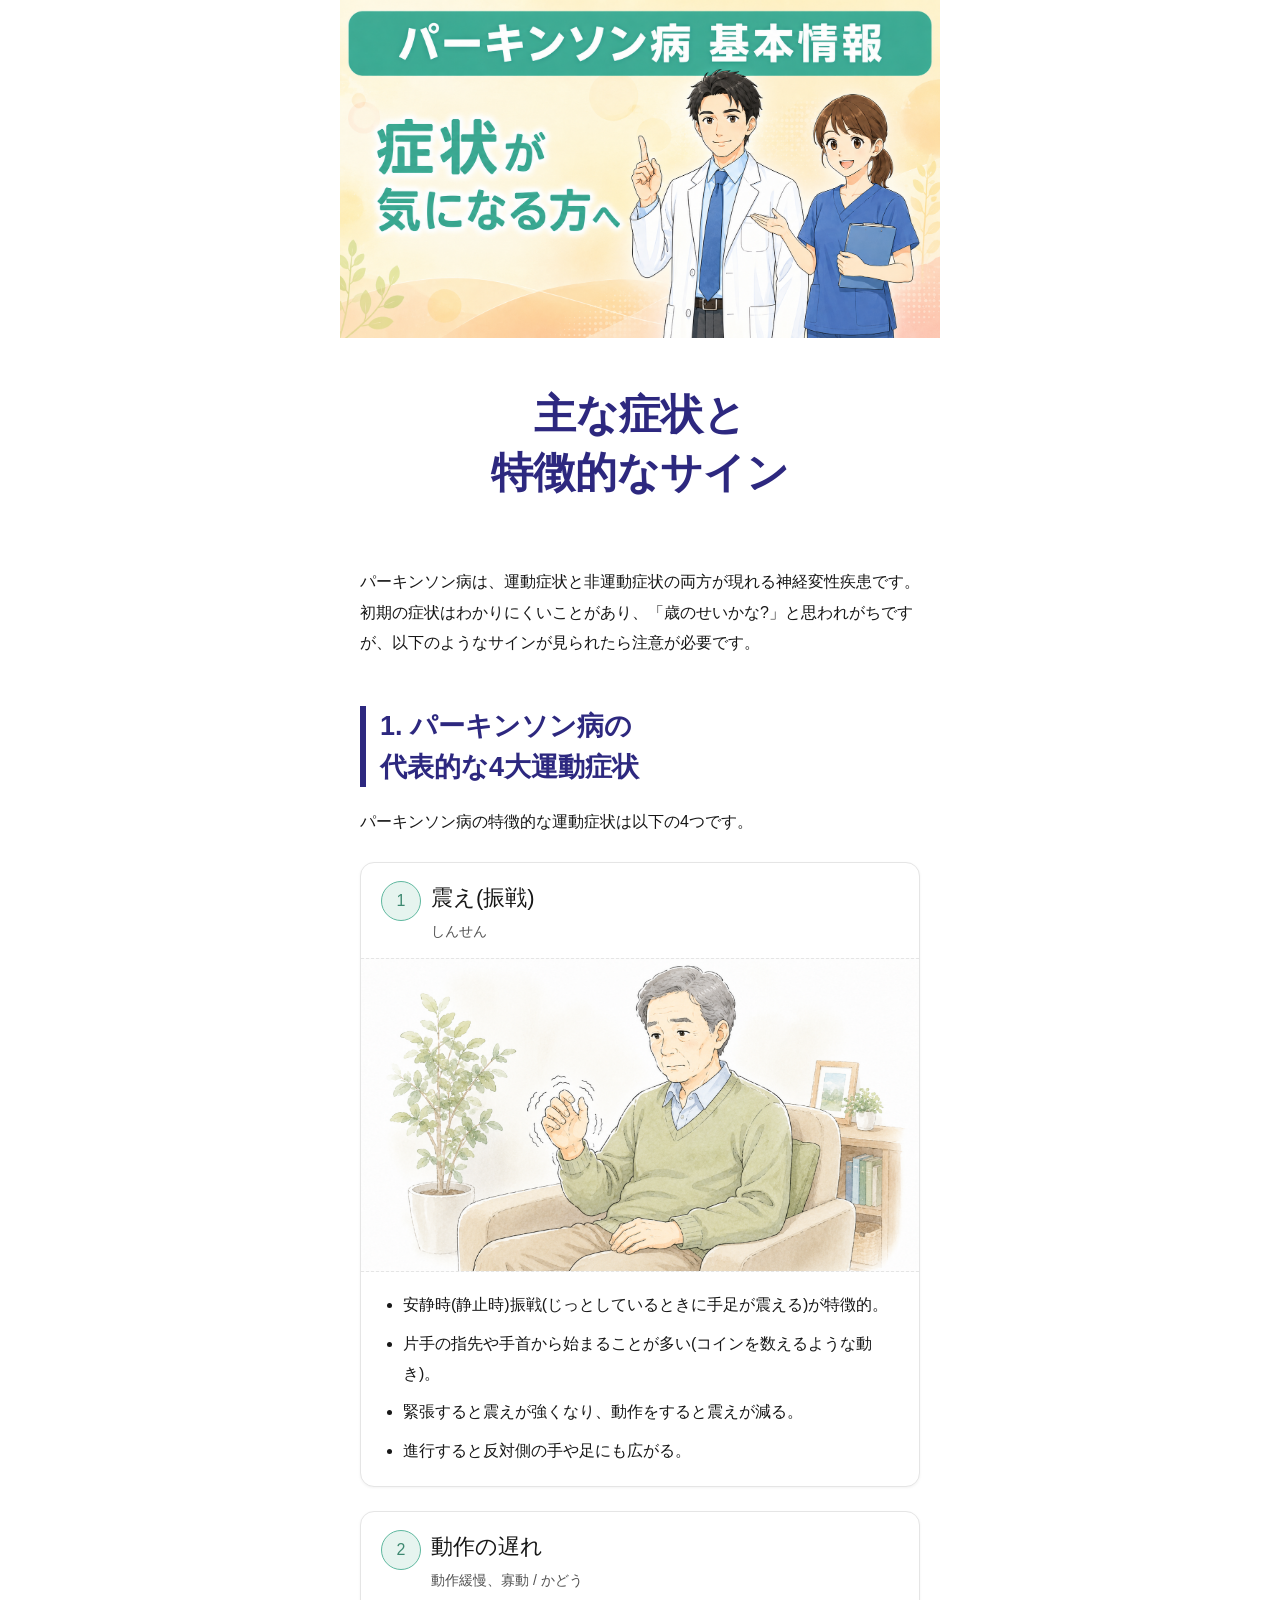
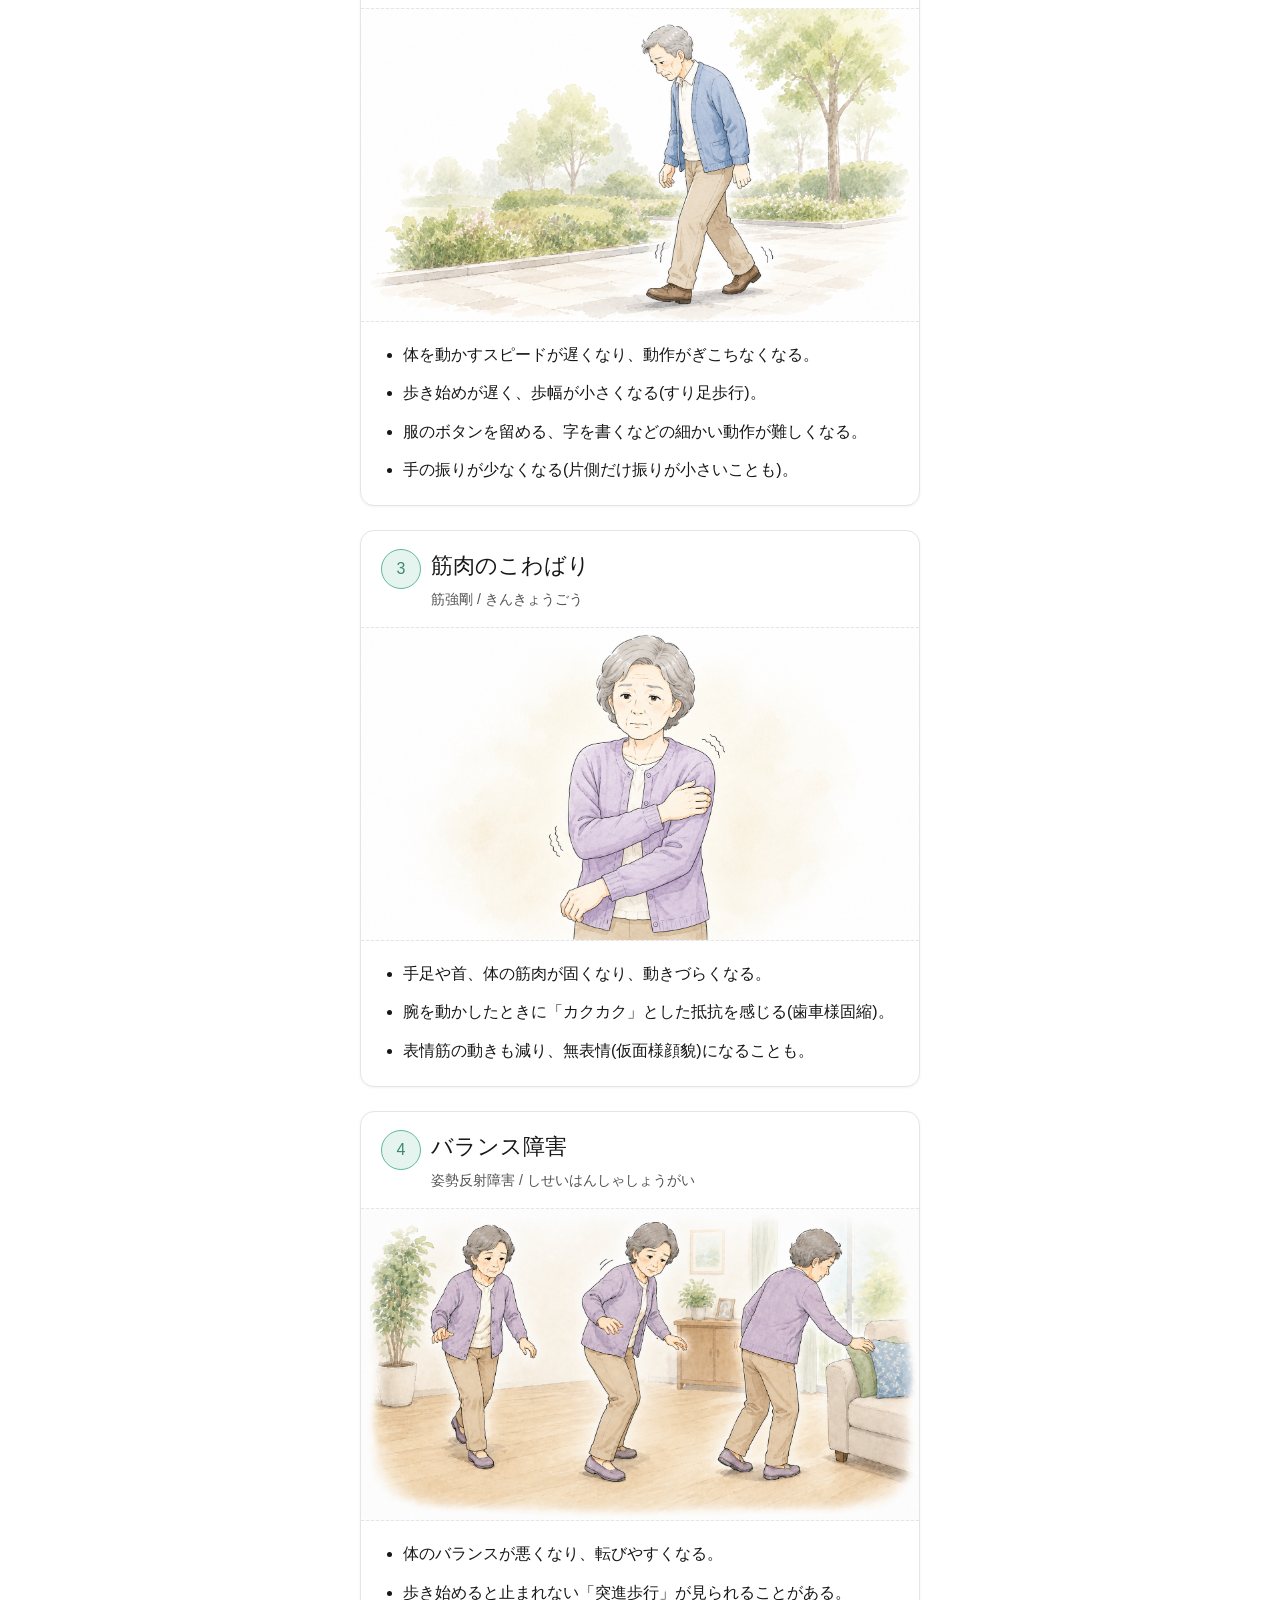
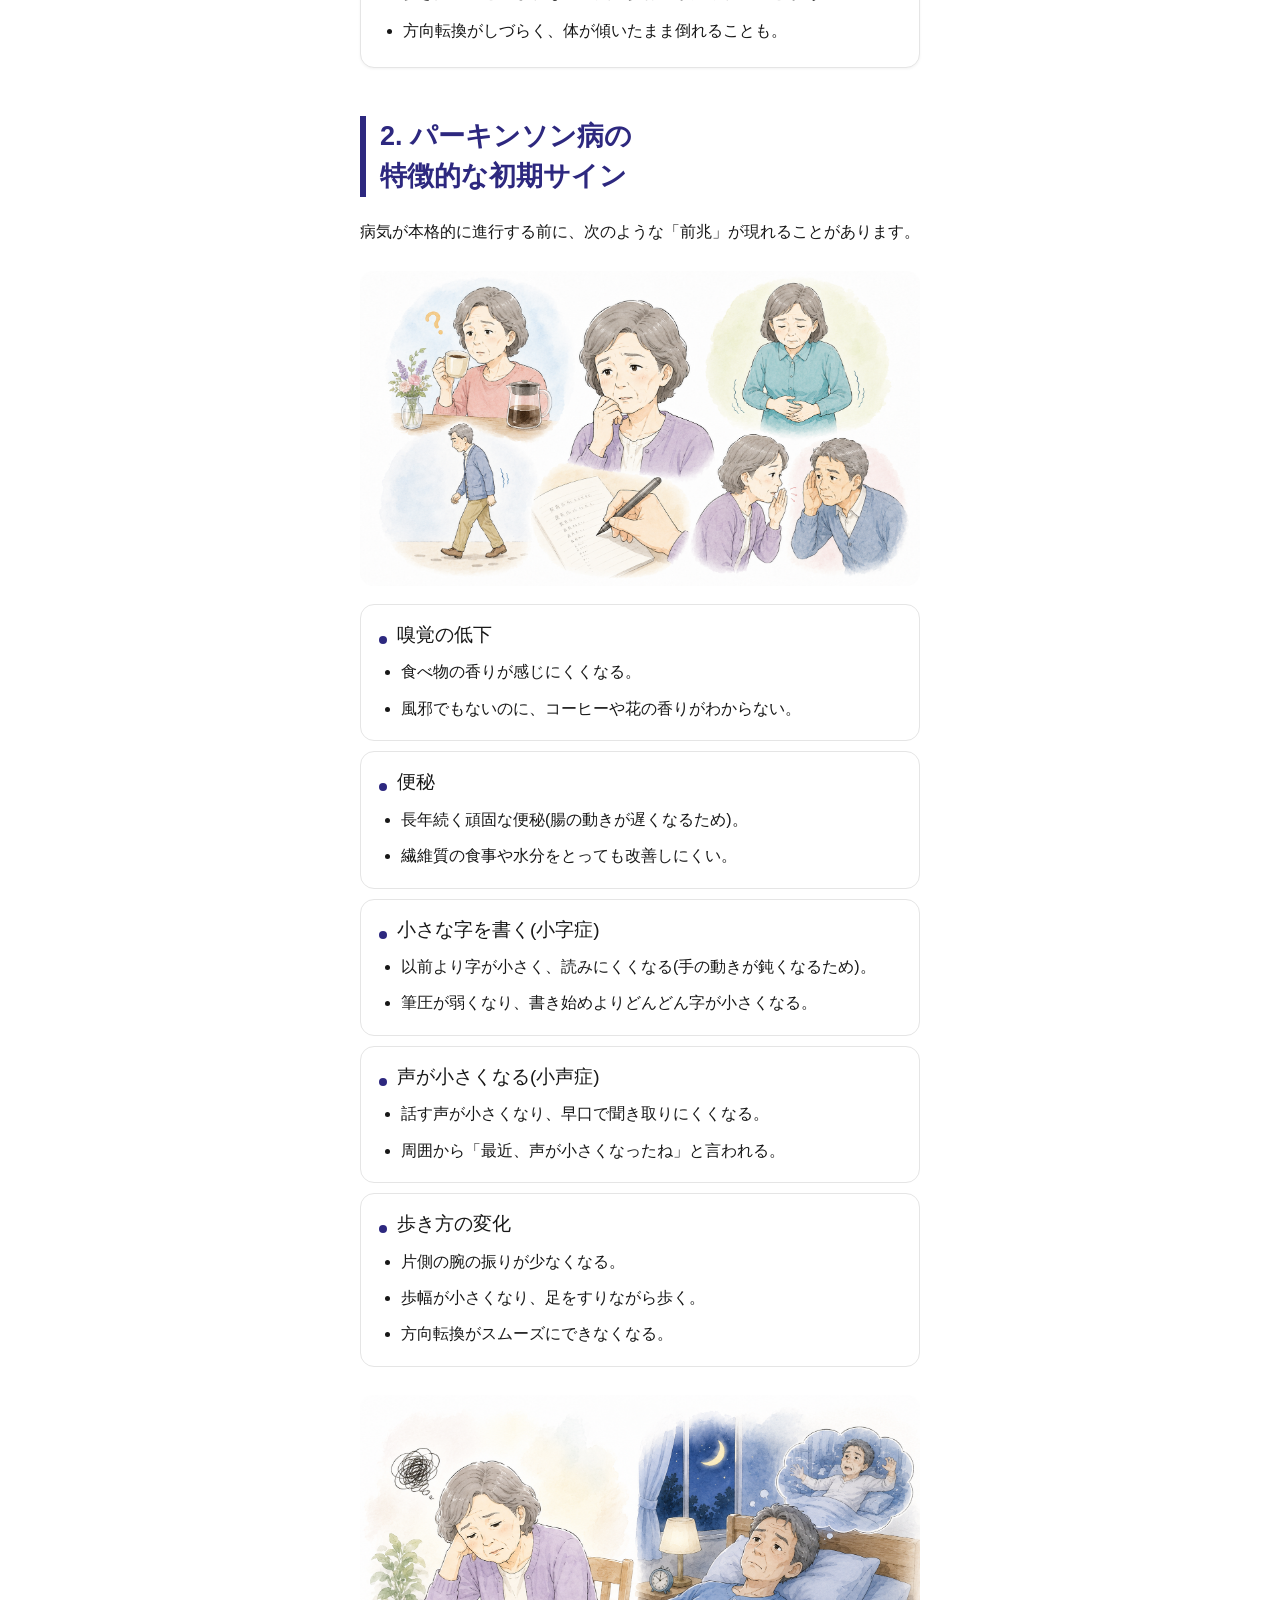
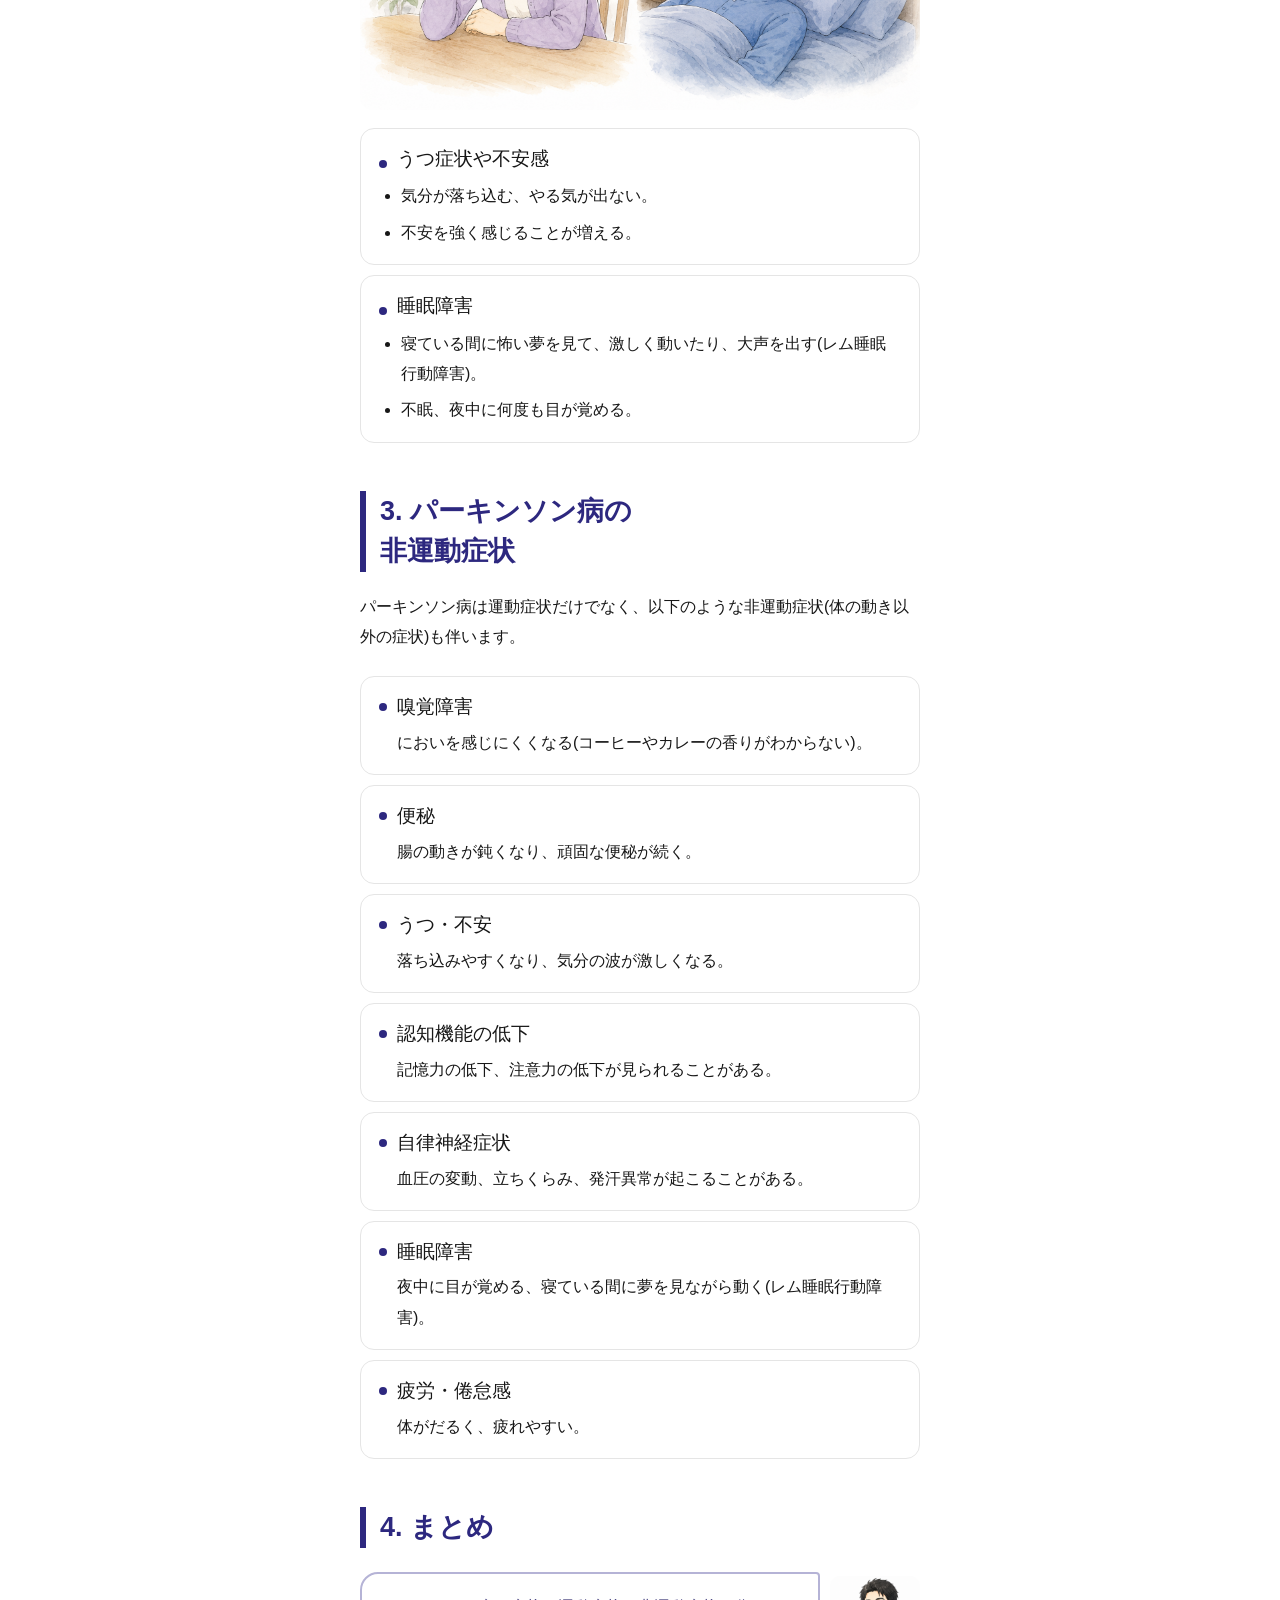
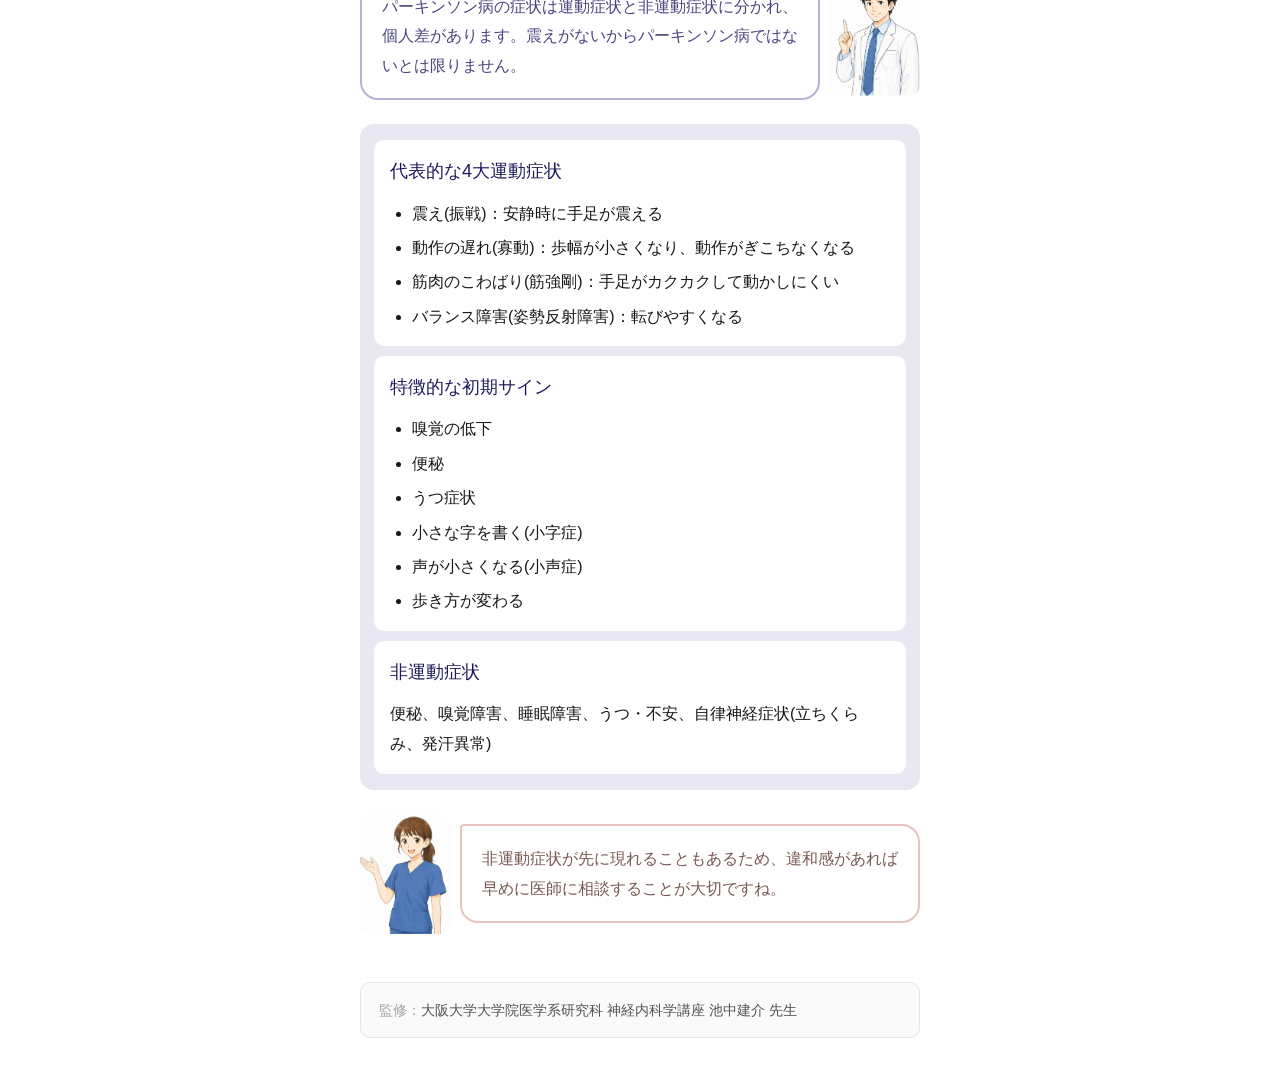
<file: symptoms-check.html>
<!DOCTYPE html>
<html lang="ja">
<head>
  <meta charset="UTF-8">
  <meta name="viewport" content="width=device-width, initial-scale=1.0">
  <title>パーキンソン病の主な症状と特徴的なサイン</title>
  <link rel="stylesheet" href="css/article.css">
</head>
<body>
  <main class="article-container">

    <!-- ⓪ ヒーロー画像 -->
    <header>
      <div class="hero-image">
        <img src="images/hero_symptoms.png" alt="症状が気になる方へ ヒーロー画像">
      </div>
    </header>

    <!-- ① 記事タイトル -->
    <h1 class="article-title article-title--large">主な症状と<br>特徴的なサイン</h1>

    <!-- ② 導入本文 -->
    <section aria-label="導入">
      <p class="body-text">パーキンソン病は、運動症状と非運動症状の両方が現れる神経変性疾患です。初期の症状はわかりにくいことがあり、「歳のせいかな?」と思われがちですが、以下のようなサインが見られたら注意が必要です。</p>
    </section>

    <!-- ③ 中見出し1：4大運動症状 -->
    <section aria-label="4大運動症状">
      <h2 class="section-heading">1. パーキンソン病の<br>代表的な4大運動症状</h2>
      <p class="lead-text">パーキンソン病の特徴的な運動症状は以下の4つです。</p>

      <!-- ④ (1) 震え -->
      <div class="sym-card">
        <div class="sym-card-header">
          <div class="sym-badge">1</div>
          <div class="sym-card-titles">
            <h3>震え(振戦)</h3>
            <p class="sym-reading">しんせん</p>
          </div>
        </div>
        <div class="sym-card-illust">
          <img src="images/sym_tremor.png" alt="安静時に手が震えるイメージ">
        </div>
        <div class="sym-card-body">
          <ul>
            <li>安静時(静止時)振戦(じっとしているときに手足が震える)が特徴的。</li>
            <li>片手の指先や手首から始まることが多い(コインを数えるような動き)。</li>
            <li>緊張すると震えが強くなり、動作をすると震えが減る。</li>
            <li>進行すると反対側の手や足にも広がる。</li>
          </ul>
        </div>
      </div>

      <!-- ⑤ (2) 動作の遅れ -->
      <div class="sym-card">
        <div class="sym-card-header">
          <div class="sym-badge">2</div>
          <div class="sym-card-titles">
            <h3>動作の遅れ</h3>
            <p class="sym-reading">動作緩慢、寡動 / かどう</p>
          </div>
        </div>
        <div class="sym-card-illust">
          <img src="images/sym_bradykinesia.png" alt="すり足歩行のイメージ">
        </div>
        <div class="sym-card-body">
          <ul>
            <li>体を動かすスピードが遅くなり、動作がぎこちなくなる。</li>
            <li>歩き始めが遅く、歩幅が小さくなる(すり足歩行)。</li>
            <li>服のボタンを留める、字を書くなどの細かい動作が難しくなる。</li>
            <li>手の振りが少なくなる(片側だけ振りが小さいことも)。</li>
          </ul>
        </div>
      </div>

      <!-- ⑥ (3) 筋肉のこわばり -->
      <div class="sym-card">
        <div class="sym-card-header">
          <div class="sym-badge">3</div>
          <div class="sym-card-titles">
            <h3>筋肉のこわばり</h3>
            <p class="sym-reading">筋強剛 / きんきょうごう</p>
          </div>
        </div>
        <div class="sym-card-illust">
          <img src="images/sym_rigidity.png" alt="体の硬さ・こわばりのイメージ">
        </div>
        <div class="sym-card-body">
          <ul>
            <li>手足や首、体の筋肉が固くなり、動きづらくなる。</li>
            <li>腕を動かしたときに「カクカク」とした抵抗を感じる(歯車様固縮)。</li>
            <li>表情筋の動きも減り、無表情(仮面様顔貌)になることも。</li>
          </ul>
        </div>
      </div>

      <!-- ⑦ (4) バランス障害 -->
      <div class="sym-card">
        <div class="sym-card-header">
          <div class="sym-badge">4</div>
          <div class="sym-card-titles">
            <h3>バランス障害</h3>
            <p class="sym-reading">姿勢反射障害 / しせいはんしゃしょうがい</p>
          </div>
        </div>
        <div class="sym-card-illust">
          <img src="images/sym_balance.png" alt="突進歩行・方向転換の難しさ">
        </div>
        <div class="sym-card-body">
          <ul>
            <li>体のバランスが悪くなり、転びやすくなる。</li>
            <li>歩き始めると止まれない「突進歩行」が見られることがある。</li>
            <li>方向転換がしづらく、体が傾いたまま倒れることも。</li>
          </ul>
        </div>
      </div>
    </section>

    <!-- ⑧ 中見出し2：特徴的な初期サイン -->
    <section aria-label="特徴的な初期サイン">
      <h2 class="section-heading">2. パーキンソン病の<br>特徴的な初期サイン</h2>
      <p class="lead-text">病気が本格的に進行する前に、次のような「前兆」が現れることがあります。</p>

      <!-- ⑨ 身体系グループ -->
      <div class="sign-group-illust">
        <img src="images/sym_physical_signs.png" alt="身体系の初期サイン：嗅覚・便秘・歩き方・小字・小声">
      </div>

      <!-- 嗅覚の低下 -->
      <div class="sign-item-card">
        <div class="sign-item-header">
          <div class="sign-icon"></div>
          <h3>嗅覚の低下</h3>
        </div>
        <ul>
          <li>食べ物の香りが感じにくくなる。</li>
          <li>風邪でもないのに、コーヒーや花の香りがわからない。</li>
        </ul>
      </div>

      <!-- 便秘 -->
      <div class="sign-item-card">
        <div class="sign-item-header">
          <div class="sign-icon"></div>
          <h3>便秘</h3>
        </div>
        <ul>
          <li>長年続く頑固な便秘(腸の動きが遅くなるため)。</li>
          <li>繊維質の食事や水分をとっても改善しにくい。</li>
        </ul>
      </div>

      <!-- 小さな字を書く -->
      <div class="sign-item-card">
        <div class="sign-item-header">
          <div class="sign-icon"></div>
          <h3>小さな字を書く(小字症)</h3>
        </div>
        <ul>
          <li>以前より字が小さく、読みにくくなる(手の動きが鈍くなるため)。</li>
          <li>筆圧が弱くなり、書き始めよりどんどん字が小さくなる。</li>
        </ul>
      </div>

      <!-- 声が小さくなる -->
      <div class="sign-item-card">
        <div class="sign-item-header">
          <div class="sign-icon"></div>
          <h3>声が小さくなる(小声症)</h3>
        </div>
        <ul>
          <li>話す声が小さくなり、早口で聞き取りにくくなる。</li>
          <li>周囲から「最近、声が小さくなったね」と言われる。</li>
        </ul>
      </div>

      <!-- 歩き方の変化 -->
      <div class="sign-item-card">
        <div class="sign-item-header">
          <div class="sign-icon"></div>
          <h3>歩き方の変化</h3>
        </div>
        <ul>
          <li>片側の腕の振りが少なくなる。</li>
          <li>歩幅が小さくなり、足をすりながら歩く。</li>
          <li>方向転換がスムーズにできなくなる。</li>
        </ul>
      </div>

      <!-- ⑩ 精神系グループ -->
      <div class="sign-group-illust" style="margin-top: 28px;">
        <img src="images/sym_mental_signs.png" alt="精神系の初期サイン：うつ・睡眠障害">
      </div>

      <!-- うつ症状や不安感 -->
      <div class="sign-item-card">
        <div class="sign-item-header">
          <div class="sign-icon"></div>
          <h3>うつ症状や不安感</h3>
        </div>
        <ul>
          <li>気分が落ち込む、やる気が出ない。</li>
          <li>不安を強く感じることが増える。</li>
        </ul>
      </div>

      <!-- 睡眠障害 -->
      <div class="sign-item-card">
        <div class="sign-item-header">
          <div class="sign-icon"></div>
          <h3>睡眠障害</h3>
        </div>
        <ul>
          <li>寝ている間に怖い夢を見て、激しく動いたり、大声を出す(レム睡眠行動障害)。</li>
          <li>不眠、夜中に何度も目が覚める。</li>
        </ul>
      </div>
    </section>

    <!-- ⑪ 中見出し3：非運動症状 -->
    <section aria-label="非運動症状">
      <h2 class="section-heading">3. パーキンソン病の<br>非運動症状</h2>
      <p class="lead-text">パーキンソン病は運動症状だけでなく、以下のような非運動症状(体の動き以外の症状)も伴います。</p>

      <!-- ⑫ 非運動症状カード一覧 -->
      <div class="nonmotor-card">
        <div class="nonmotor-icon"></div>
        <div class="nonmotor-content">
          <h3>嗅覚障害</h3>
          <p>においを感じにくくなる(コーヒーやカレーの香りがわからない)。</p>
        </div>
      </div>

      <div class="nonmotor-card">
        <div class="nonmotor-icon"></div>
        <div class="nonmotor-content">
          <h3>便秘</h3>
          <p>腸の動きが鈍くなり、頑固な便秘が続く。</p>
        </div>
      </div>

      <div class="nonmotor-card">
        <div class="nonmotor-icon"></div>
        <div class="nonmotor-content">
          <h3>うつ・不安</h3>
          <p>落ち込みやすくなり、気分の波が激しくなる。</p>
        </div>
      </div>

      <div class="nonmotor-card">
        <div class="nonmotor-icon"></div>
        <div class="nonmotor-content">
          <h3>認知機能の低下</h3>
          <p>記憶力の低下、注意力の低下が見られることがある。</p>
        </div>
      </div>

      <div class="nonmotor-card">
        <div class="nonmotor-icon"></div>
        <div class="nonmotor-content">
          <h3>自律神経症状</h3>
          <p>血圧の変動、立ちくらみ、発汗異常が起こることがある。</p>
        </div>
      </div>

      <div class="nonmotor-card">
        <div class="nonmotor-icon"></div>
        <div class="nonmotor-content">
          <h3>睡眠障害</h3>
          <p>夜中に目が覚める、寝ている間に夢を見ながら動く(レム睡眠行動障害)。</p>
        </div>
      </div>

      <div class="nonmotor-card">
        <div class="nonmotor-icon"></div>
        <div class="nonmotor-content">
          <h3>疲労・倦怠感</h3>
          <p>体がだるく、疲れやすい。</p>
        </div>
      </div>
    </section>

    <!-- ⑬ まとめ -->
    <section aria-label="まとめ">
      <h2 class="section-heading">4. まとめ</h2>

      <!-- 先生の吹き出し -->
      <div class="balloon-wrapper right balloon-outline">
        <div class="balloon-icon">
          <img src="images/char_sensei.png" alt="先生（専門医）">
        </div>
        <div class="balloon-body">
          パーキンソン病の症状は運動症状と非運動症状に分かれ、個人差があります。震えがないからパーキンソン病ではないとは限りません。
        </div>
      </div>

      <!-- まとめチェックリスト（入れ子カード） -->
      <div class="summary-checklist">
        <!-- グループ1：4大運動症状 -->
        <div class="summary-group-card">
          <p class="summary-group-title">代表的な4大運動症状</p>
          <ul>
            <li>震え(振戦)：安静時に手足が震える</li>
            <li>動作の遅れ(寡動)：歩幅が小さくなり、動作がぎこちなくなる</li>
            <li>筋肉のこわばり(筋強剛)：手足がカクカクして動かしにくい</li>
            <li>バランス障害(姿勢反射障害)：転びやすくなる</li>
          </ul>
        </div>

        <!-- グループ2：初期サイン -->
        <div class="summary-group-card">
          <p class="summary-group-title">特徴的な初期サイン</p>
          <ul>
            <li>嗅覚の低下</li>
            <li>便秘</li>
            <li>うつ症状</li>
            <li>小さな字を書く(小字症)</li>
            <li>声が小さくなる(小声症)</li>
            <li>歩き方が変わる</li>
          </ul>
        </div>

        <!-- グループ3：非運動症状 -->
        <div class="summary-group-card">
          <p class="summary-group-title">非運動症状</p>
          <p>便秘、嗅覚障害、睡眠障害、うつ・不安、自律神経症状(立ちくらみ、発汗異常)</p>
        </div>
      </div>

      <!-- ハルカの吹き出し -->
      <div class="balloon-wrapper left balloon-outline">
        <div class="balloon-icon">
          <img src="images/char_haruka.png" alt="ハルカ（理学療法士）">
        </div>
        <div class="balloon-body">
          非運動症状が先に現れることもあるため、違和感があれば早めに医師に相談することが大切ですね。
        </div>
      </div>
    </section>

    <!-- ⑭ 監修者情報 -->
    <div class="supervisor-box">
      <p><span style="color: #A3A3A3;">監修：</span>大阪大学大学院医学系研究科 神経内科学講座 池中建介 先生</p>
    </div>

  </main>
</body>
</html>
</file>
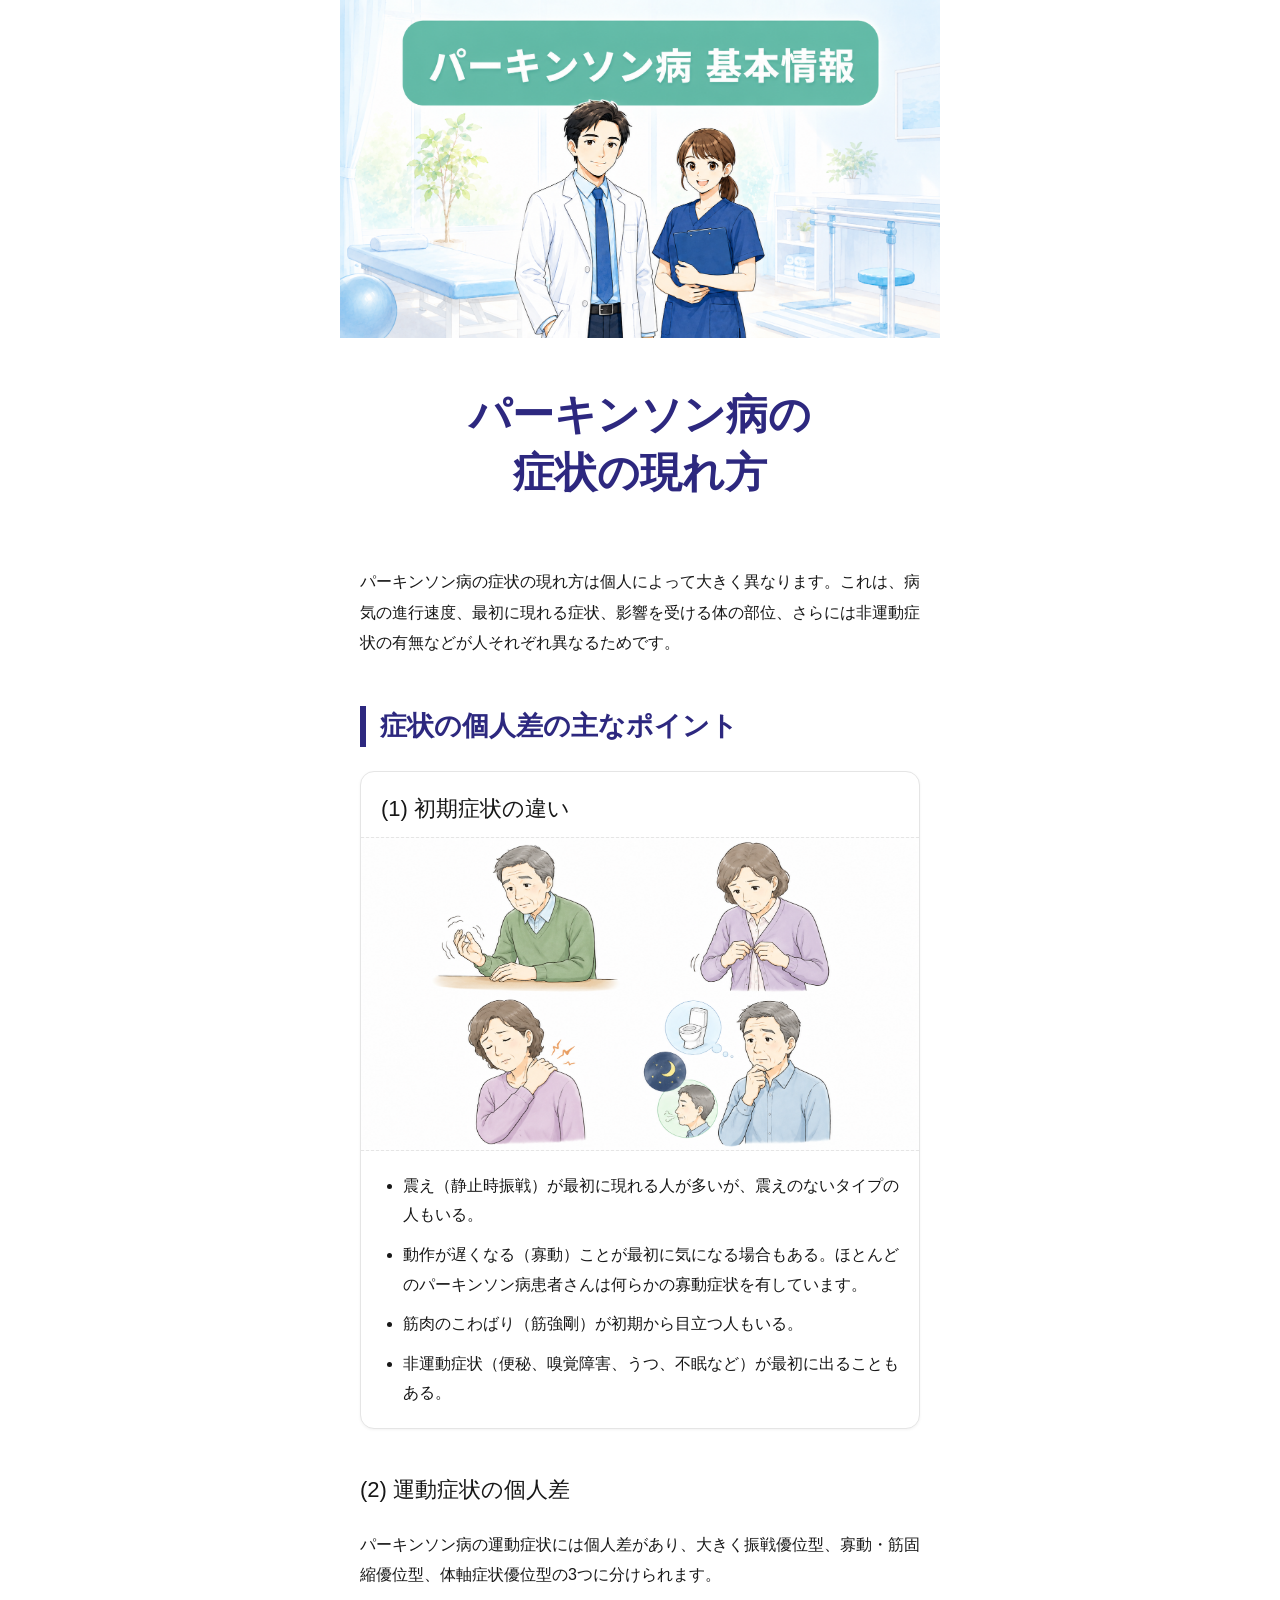
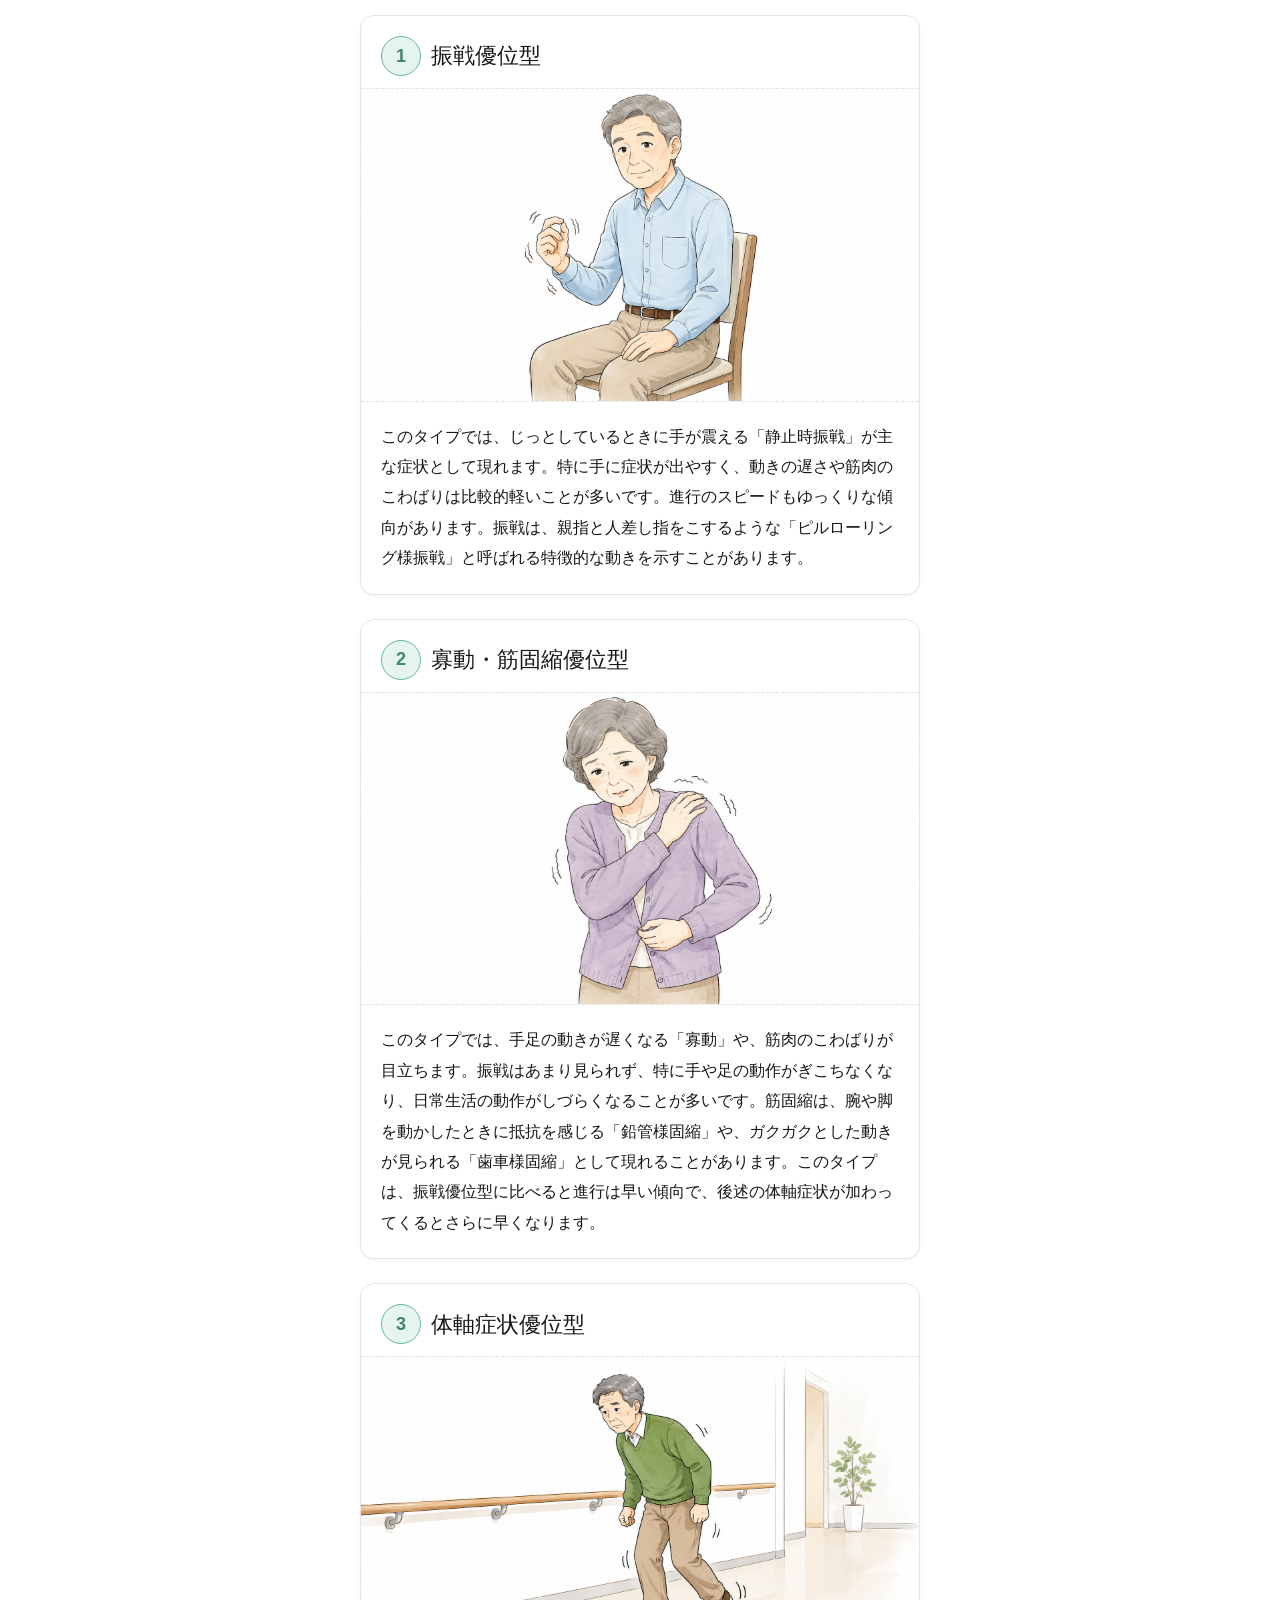
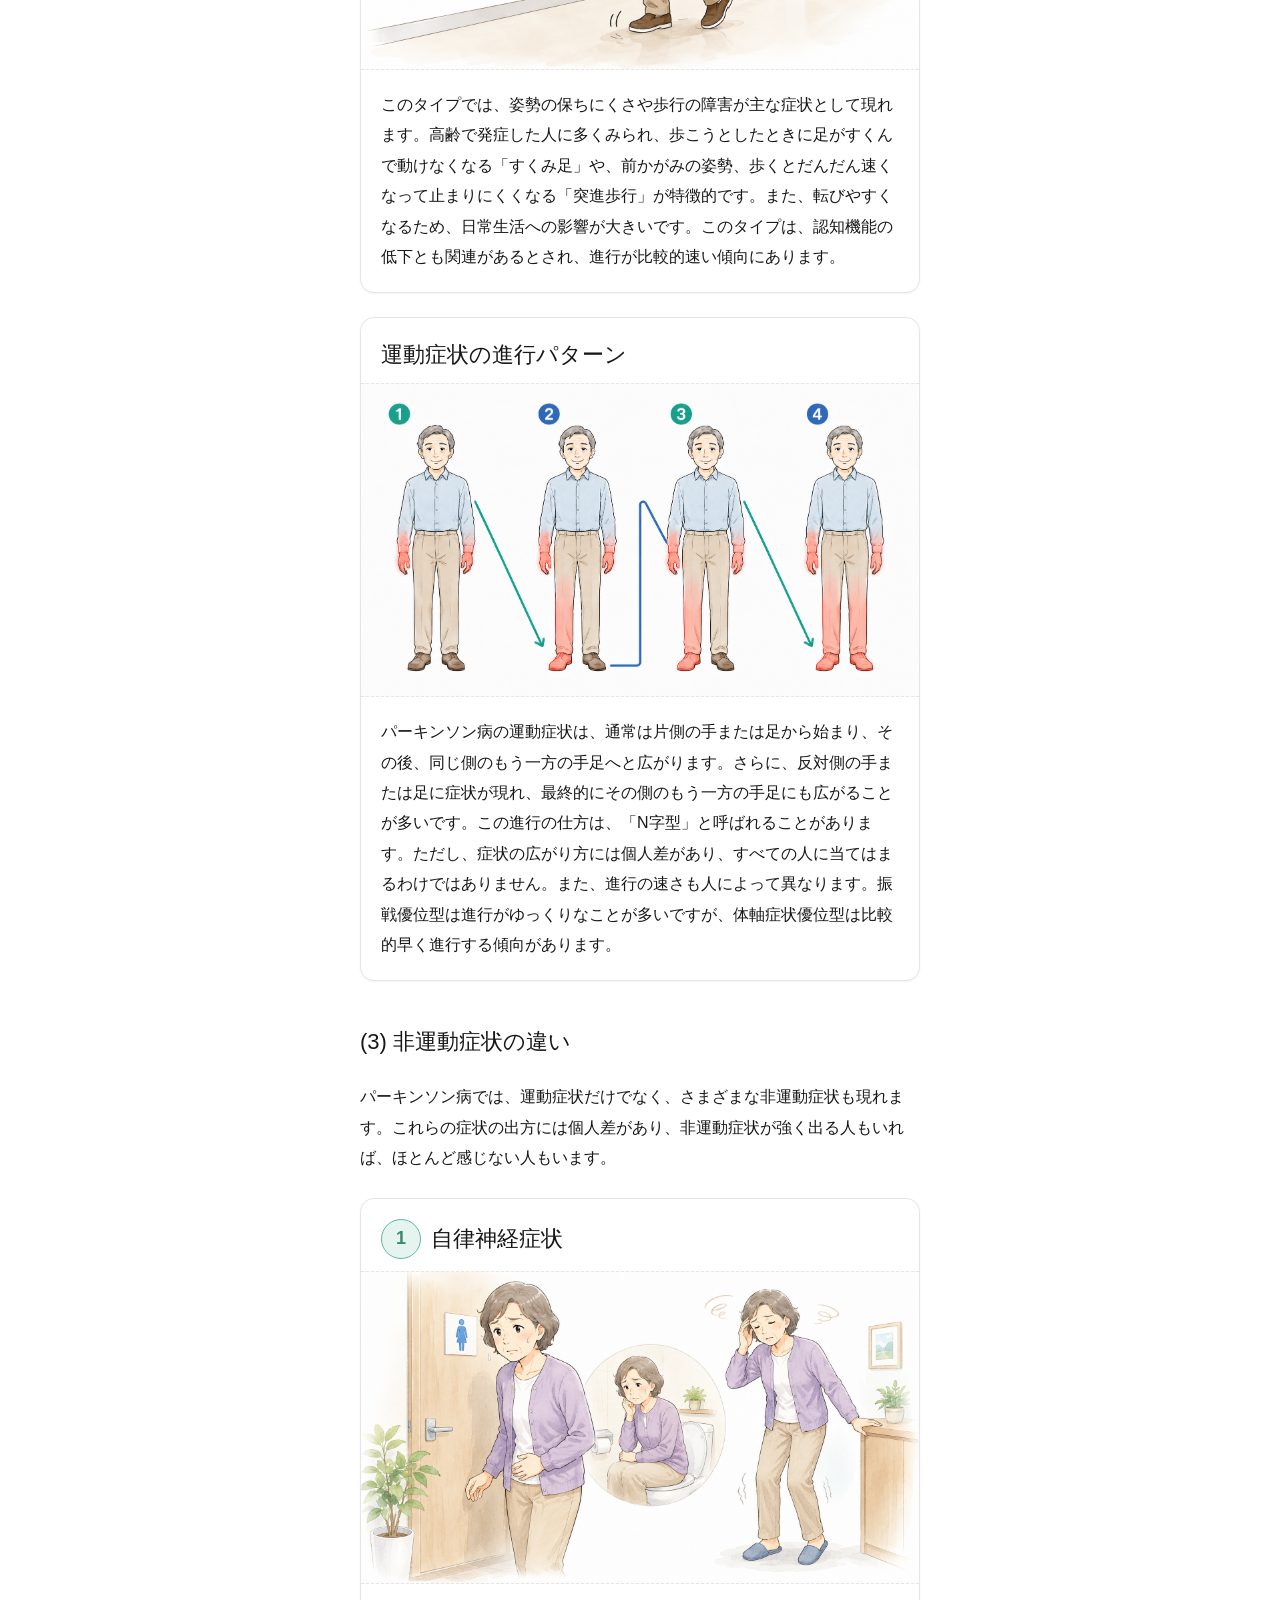
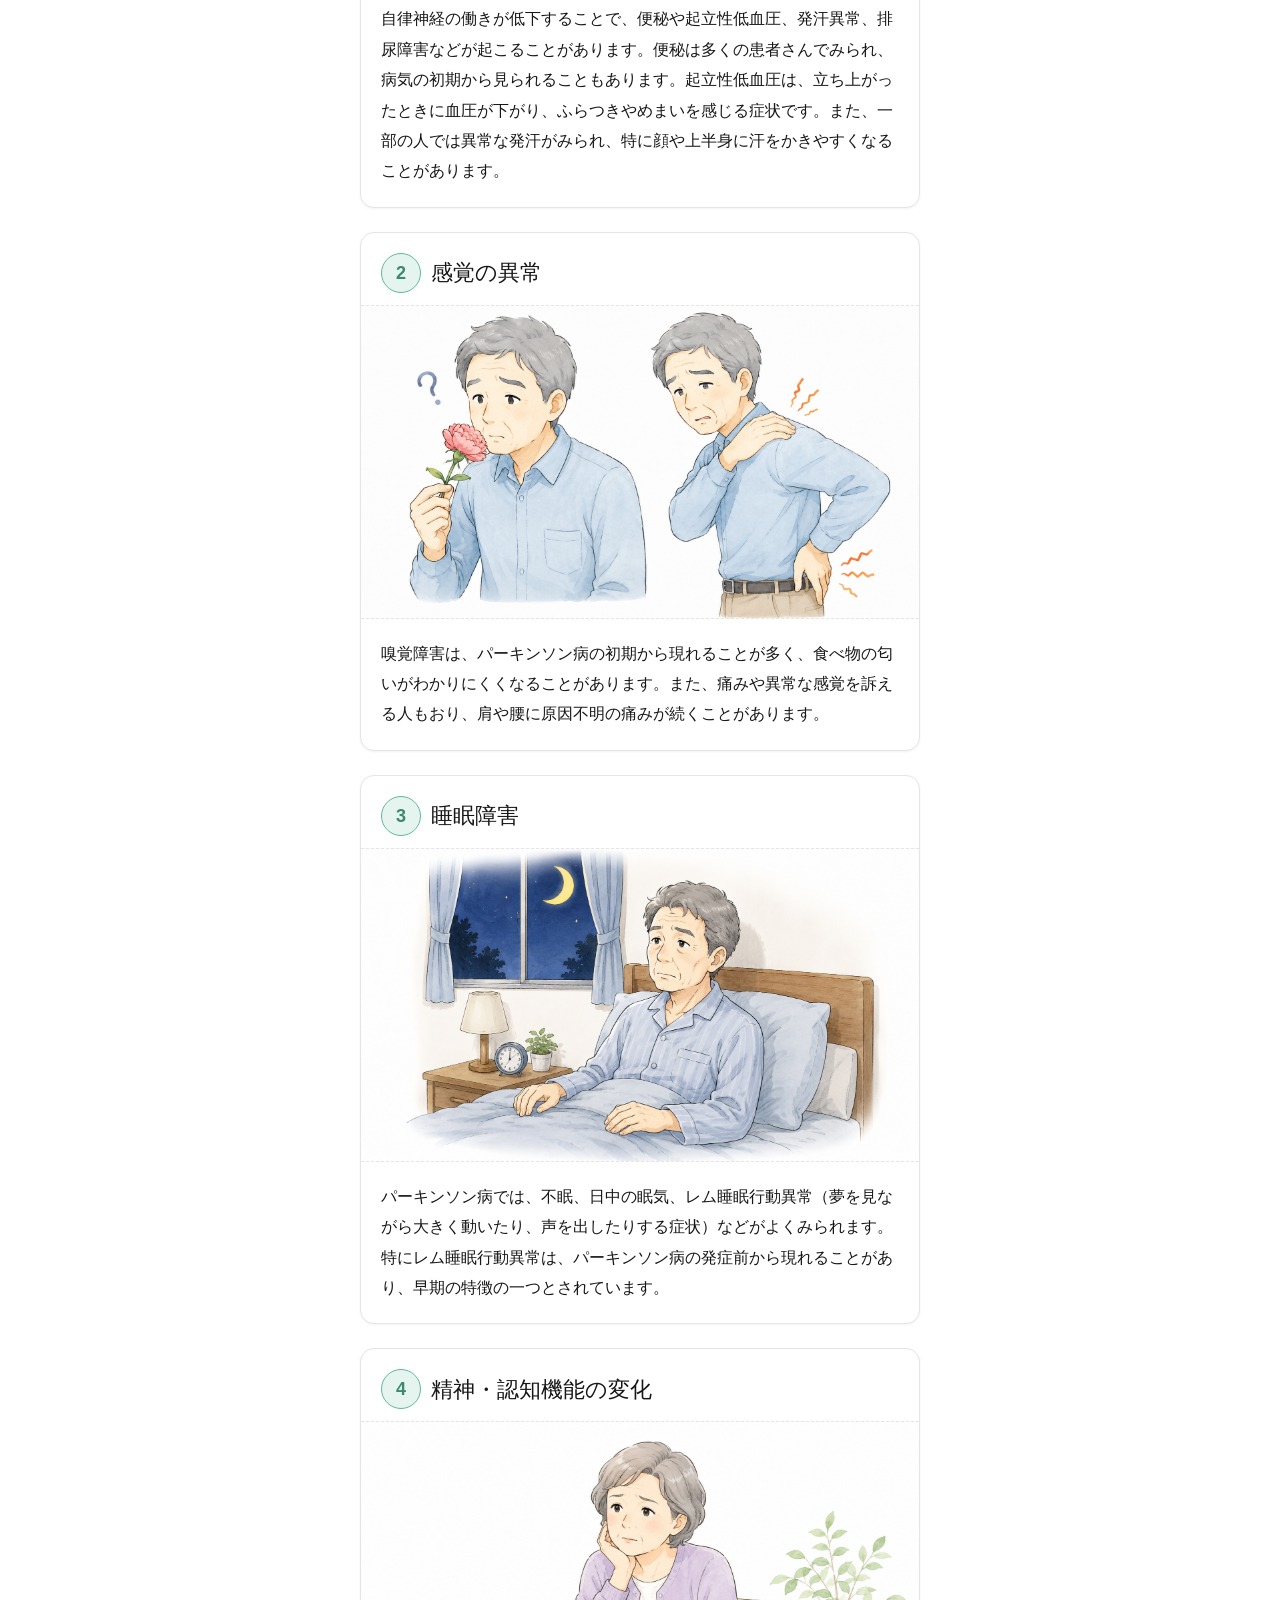
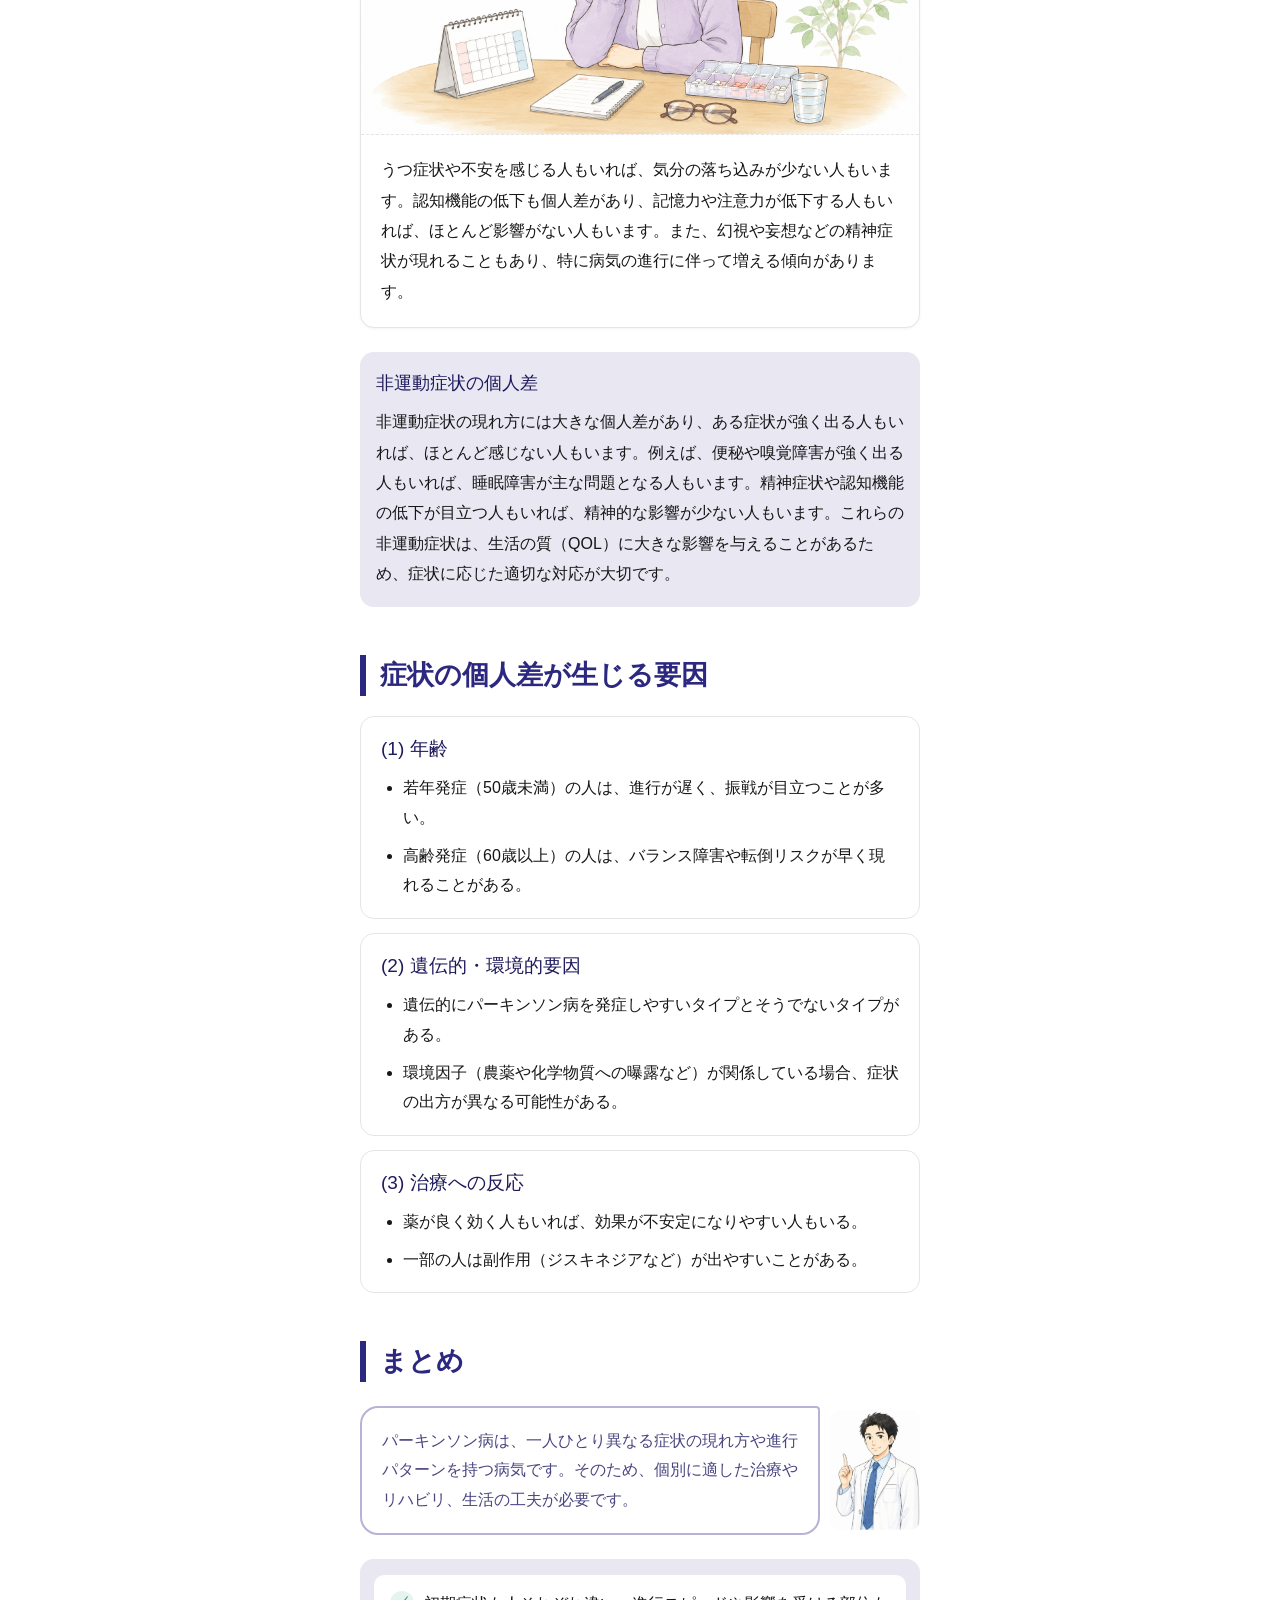
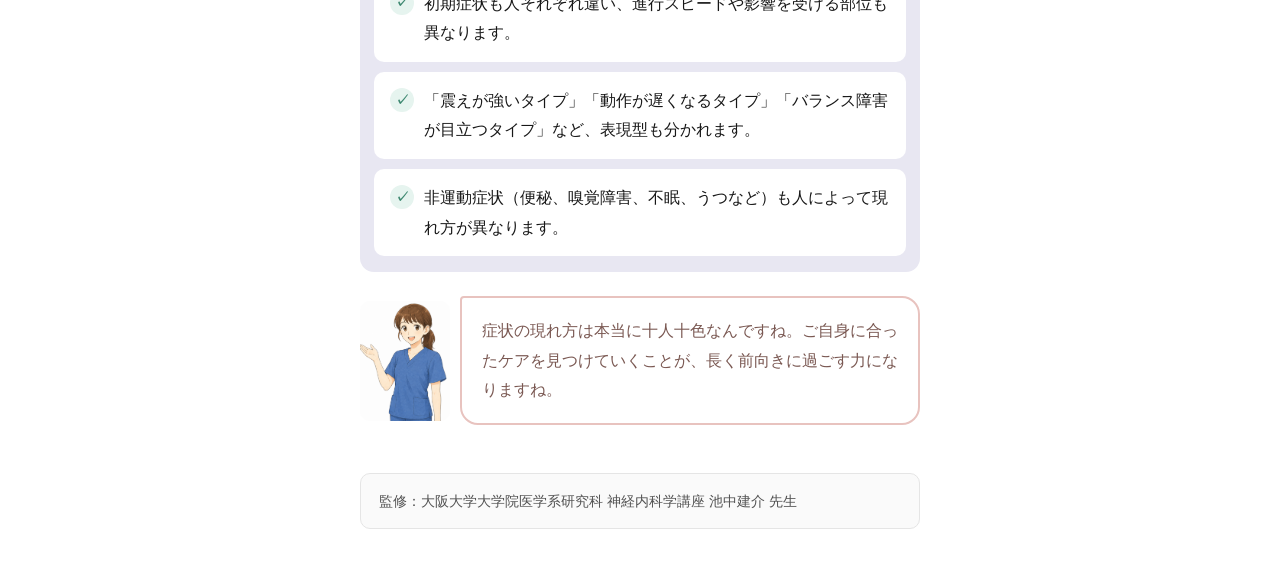
<file: variation.html>
<!DOCTYPE html>
<html lang="ja">
<head>
  <meta charset="UTF-8">
  <meta name="viewport" content="width=device-width, initial-scale=1.0">
  <title>パーキンソン病の症状の現れ方</title>
  <link rel="stylesheet" href="css/article.css">
</head>
<body>
  <main class="article-container">

    <!-- ⓪ ヒーロー画像 -->
    <header>
      <div class="hero-image">
        <img src="images/hero_variation.png" alt="先生とハルカが並ぶイメージ画像">
      </div>
    </header>

    <!-- ① 記事タイトル -->
    <h1 class="article-title article-title--large">パーキンソン病の<br>症状の現れ方</h1>

    <!-- ② 導入本文 -->
    <section aria-label="導入">
      <p class="body-text">パーキンソン病の症状の現れ方は個人によって大きく異なります。これは、病気の進行速度、最初に現れる症状、影響を受ける体の部位、さらには非運動症状の有無などが人それぞれ異なるためです。</p>
    </section>

    <!-- ③ 中見出し1 -->
    <section aria-label="症状の個人差の主なポイント">
      <h2 class="section-heading">症状の個人差の主なポイント</h2>

      <!-- ④ (1) 初期症状の違い -->
      <div class="var-card">
        <div class="var-card-title">
          <h3>(1) 初期症状の違い</h3>
        </div>
        <div class="var-card-illust">
          <img src="images/fig_initial_symptoms.png" alt="初期症状の違いを示す概念図">
        </div>
        <div class="var-card-body">
          <ul>
            <li>震え（静止時振戦）が最初に現れる人が多いが、震えのないタイプの人もいる。</li>
            <li>動作が遅くなる（寡動）ことが最初に気になる場合もある。ほとんどのパーキンソン病患者さんは何らかの寡動症状を有しています。</li>
            <li>筋肉のこわばり（筋強剛）が初期から目立つ人もいる。</li>
            <li>非運動症状（便秘、嗅覚障害、うつ、不眠など）が最初に出ることもある。</li>
          </ul>
        </div>
      </div>

      <!-- ⑤ (2) 運動症状の個人差・導入 -->
      <div class="var-card-title" style="padding: 20px 0 0;">
        <h3>(2) 運動症状の個人差</h3>
      </div>
      <p class="body-text">パーキンソン病の運動症状には個人差があり、大きく振戦優位型、寡動・筋固縮優位型、体軸症状優位型の3つに分けられます。</p>

      <!-- ⑥ ①振戦優位型 -->
      <div class="var-card">
        <div class="var-card-title-with-badge">
          <div class="var-badge">1</div>
          <h3>振戦優位型</h3>
        </div>
        <div class="var-card-illust">
          <img src="images/motor_01_tremor.png" alt="振戦優位型のイメージ">
        </div>
        <div class="var-card-body">
          <p>このタイプでは、じっとしているときに手が震える「静止時振戦」が主な症状として現れます。特に手に症状が出やすく、動きの遅さや筋肉のこわばりは比較的軽いことが多いです。進行のスピードもゆっくりな傾向があります。振戦は、親指と人差し指をこするような「ピルローリング様振戦」と呼ばれる特徴的な動きを示すことがあります。</p>
        </div>
      </div>

      <!-- ⑦ ②寡動・筋固縮優位型 -->
      <div class="var-card">
        <div class="var-card-title-with-badge">
          <div class="var-badge">2</div>
          <h3>寡動・筋固縮優位型</h3>
        </div>
        <div class="var-card-illust">
          <img src="images/motor_02_rigidity.png" alt="寡動・筋固縮優位型のイメージ">
        </div>
        <div class="var-card-body">
          <p>このタイプでは、手足の動きが遅くなる「寡動」や、筋肉のこわばりが目立ちます。振戦はあまり見られず、特に手や足の動作がぎこちなくなり、日常生活の動作がしづらくなることが多いです。筋固縮は、腕や脚を動かしたときに抵抗を感じる「鉛管様固縮」や、ガクガクとした動きが見られる「歯車様固縮」として現れることがあります。このタイプは、振戦優位型に比べると進行は早い傾向で、後述の体軸症状が加わってくるとさらに早くなります。</p>
        </div>
      </div>

      <!-- ⑧ ③体軸症状優位型 -->
      <div class="var-card">
        <div class="var-card-title-with-badge">
          <div class="var-badge">3</div>
          <h3>体軸症状優位型</h3>
        </div>
        <div class="var-card-illust">
          <img src="images/motor_03_axial.png" alt="体軸症状優位型のイメージ">
        </div>
        <div class="var-card-body">
          <p>このタイプでは、姿勢の保ちにくさや歩行の障害が主な症状として現れます。高齢で発症した人に多くみられ、歩こうとしたときに足がすくんで動けなくなる「すくみ足」や、前かがみの姿勢、歩くとだんだん速くなって止まりにくくなる「突進歩行」が特徴的です。また、転びやすくなるため、日常生活への影響が大きいです。このタイプは、認知機能の低下とも関連があるとされ、進行が比較的速い傾向にあります。</p>
        </div>
      </div>

      <!-- ⑨ 運動症状の進行パターン（N字型） -->
      <div class="var-card">
        <div class="var-card-title">
          <h3>運動症状の進行パターン</h3>
        </div>
        <div class="var-card-illust">
          <img src="images/progression_n_pattern.png" alt="N字型の運動症状進行パターンを示す図">
        </div>
        <div class="var-card-body">
          <p>パーキンソン病の運動症状は、通常は片側の手または足から始まり、その後、同じ側のもう一方の手足へと広がります。さらに、反対側の手または足に症状が現れ、最終的にその側のもう一方の手足にも広がることが多いです。この進行の仕方は、「N字型」と呼ばれることがあります。ただし、症状の広がり方には個人差があり、すべての人に当てはまるわけではありません。また、進行の速さも人によって異なります。振戦優位型は進行がゆっくりなことが多いですが、体軸症状優位型は比較的早く進行する傾向があります。</p>
        </div>
      </div>

      <!-- ⑩ (3) 非運動症状の違い・導入 -->
      <div class="var-card-title" style="padding: 20px 0 0;">
        <h3>(3) 非運動症状の違い</h3>
      </div>
      <p class="body-text">パーキンソン病では、運動症状だけでなく、さまざまな非運動症状も現れます。これらの症状の出方には個人差があり、非運動症状が強く出る人もいれば、ほとんど感じない人もいます。</p>

      <!-- ⑪ ①自律神経症状 -->
      <div class="var-card">
        <div class="var-card-title-with-badge">
          <div class="var-badge">1</div>
          <h3>自律神経症状</h3>
        </div>
        <div class="var-card-illust">
          <img src="images/nonmotor_01_autonomic.png" alt="自律神経症状のイメージ">
        </div>
        <div class="var-card-body">
          <p>自律神経の働きが低下することで、便秘や起立性低血圧、発汗異常、排尿障害などが起こることがあります。便秘は多くの患者さんでみられ、病気の初期から見られることもあります。起立性低血圧は、立ち上がったときに血圧が下がり、ふらつきやめまいを感じる症状です。また、一部の人では異常な発汗がみられ、特に顔や上半身に汗をかきやすくなることがあります。</p>
        </div>
      </div>

      <!-- ⑫ ②感覚の異常 -->
      <div class="var-card">
        <div class="var-card-title-with-badge">
          <div class="var-badge">2</div>
          <h3>感覚の異常</h3>
        </div>
        <div class="var-card-illust">
          <img src="images/nonmotor_02_sensory.png" alt="感覚の異常のイメージ">
        </div>
        <div class="var-card-body">
          <p>嗅覚障害は、パーキンソン病の初期から現れることが多く、食べ物の匂いがわかりにくくなることがあります。また、痛みや異常な感覚を訴える人もおり、肩や腰に原因不明の痛みが続くことがあります。</p>
        </div>
      </div>

      <!-- ⑬ ③睡眠障害 -->
      <div class="var-card">
        <div class="var-card-title-with-badge">
          <div class="var-badge">3</div>
          <h3>睡眠障害</h3>
        </div>
        <div class="var-card-illust">
          <img src="images/nonmotor_03_sleep.png" alt="睡眠障害のイメージ">
        </div>
        <div class="var-card-body">
          <p>パーキンソン病では、不眠、日中の眠気、レム睡眠行動異常（夢を見ながら大きく動いたり、声を出したりする症状）などがよくみられます。特にレム睡眠行動異常は、パーキンソン病の発症前から現れることがあり、早期の特徴の一つとされています。</p>
        </div>
      </div>

      <!-- ⑭ ④精神・認知機能の変化 -->
      <div class="var-card">
        <div class="var-card-title-with-badge">
          <div class="var-badge">4</div>
          <h3>精神・認知機能の変化</h3>
        </div>
        <div class="var-card-illust">
          <img src="images/nonmotor_04_mental.png" alt="精神・認知機能の変化のイメージ">
        </div>
        <div class="var-card-body">
          <p>うつ症状や不安を感じる人もいれば、気分の落ち込みが少ない人もいます。認知機能の低下も個人差があり、記憶力や注意力が低下する人もいれば、ほとんど影響がない人もいます。また、幻視や妄想などの精神症状が現れることもあり、特に病気の進行に伴って増える傾向があります。</p>
        </div>
      </div>

      <!-- ⑮ 非運動症状の個人差（まとめ補足ブロック） -->
      <div class="supplement-block">
        <p class="supplement-block-title">非運動症状の個人差</p>
        <p class="supplement-block-text">非運動症状の現れ方には大きな個人差があり、ある症状が強く出る人もいれば、ほとんど感じない人もいます。例えば、便秘や嗅覚障害が強く出る人もいれば、睡眠障害が主な問題となる人もいます。精神症状や認知機能の低下が目立つ人もいれば、精神的な影響が少ない人もいます。これらの非運動症状は、生活の質（QOL）に大きな影響を与えることがあるため、症状に応じた適切な対応が大切です。</p>
      </div>
    </section>

    <!-- ⑯ 中見出し2 -->
    <section aria-label="症状の個人差が生じる要因">
      <h2 class="section-heading">症状の個人差が生じる要因</h2>

      <!-- ⑰ 3つの要因 -->
      <div class="factor-card">
        <p class="factor-card-title">(1) 年齢</p>
        <ul>
          <li>若年発症（50歳未満）の人は、進行が遅く、振戦が目立つことが多い。</li>
          <li>高齢発症（60歳以上）の人は、バランス障害や転倒リスクが早く現れることがある。</li>
        </ul>
      </div>

      <div class="factor-card">
        <p class="factor-card-title">(2) 遺伝的・環境的要因</p>
        <ul>
          <li>遺伝的にパーキンソン病を発症しやすいタイプとそうでないタイプがある。</li>
          <li>環境因子（農薬や化学物質への曝露など）が関係している場合、症状の出方が異なる可能性がある。</li>
        </ul>
      </div>

      <div class="factor-card">
        <p class="factor-card-title">(3) 治療への反応</p>
        <ul>
          <li>薬が良く効く人もいれば、効果が不安定になりやすい人もいる。</li>
          <li>一部の人は副作用（ジスキネジアなど）が出やすいことがある。</li>
        </ul>
      </div>
    </section>

    <!-- ⑱ まとめ -->
    <section aria-label="まとめ">
      <h2 class="section-heading">まとめ</h2>

      <div class="balloon-wrapper right balloon-outline">
        <div class="balloon-icon">
          <img src="images/char_sensei.png" alt="先生（専門医）">
        </div>
        <div class="balloon-body">
          パーキンソン病は、一人ひとり異なる症状の現れ方や進行パターンを持つ病気です。そのため、個別に適した治療やリハビリ、生活の工夫が必要です。
        </div>
      </div>

      <div class="summary-checklist">
        <div class="summary-check-item">
          <div class="check-icon">&#10003;</div>
          <p>初期症状も人それぞれ違い、進行スピードや影響を受ける部位も異なります。</p>
        </div>
        <div class="summary-check-item">
          <div class="check-icon">&#10003;</div>
          <p>「震えが強いタイプ」「動作が遅くなるタイプ」「バランス障害が目立つタイプ」など、表現型も分かれます。</p>
        </div>
        <div class="summary-check-item">
          <div class="check-icon">&#10003;</div>
          <p>非運動症状（便秘、嗅覚障害、不眠、うつなど）も人によって現れ方が異なります。</p>
        </div>
      </div>

      <div class="balloon-wrapper left balloon-outline">
        <div class="balloon-icon">
          <img src="images/char_haruka.png" alt="ハルカ（理学療法士）">
        </div>
        <div class="balloon-body">
          症状の現れ方は本当に十人十色なんですね。ご自身に合ったケアを見つけていくことが、長く前向きに過ごす力になりますね。
        </div>
      </div>
    </section>

    <!-- ⑲ 監修者情報 -->
    <footer>
      <div class="supervisor-box">
        <p>監修：大阪大学大学院医学系研究科 神経内科学講座 池中建介 先生</p>
      </div>
    </footer>

  </main>
</body>
</html>
</file>
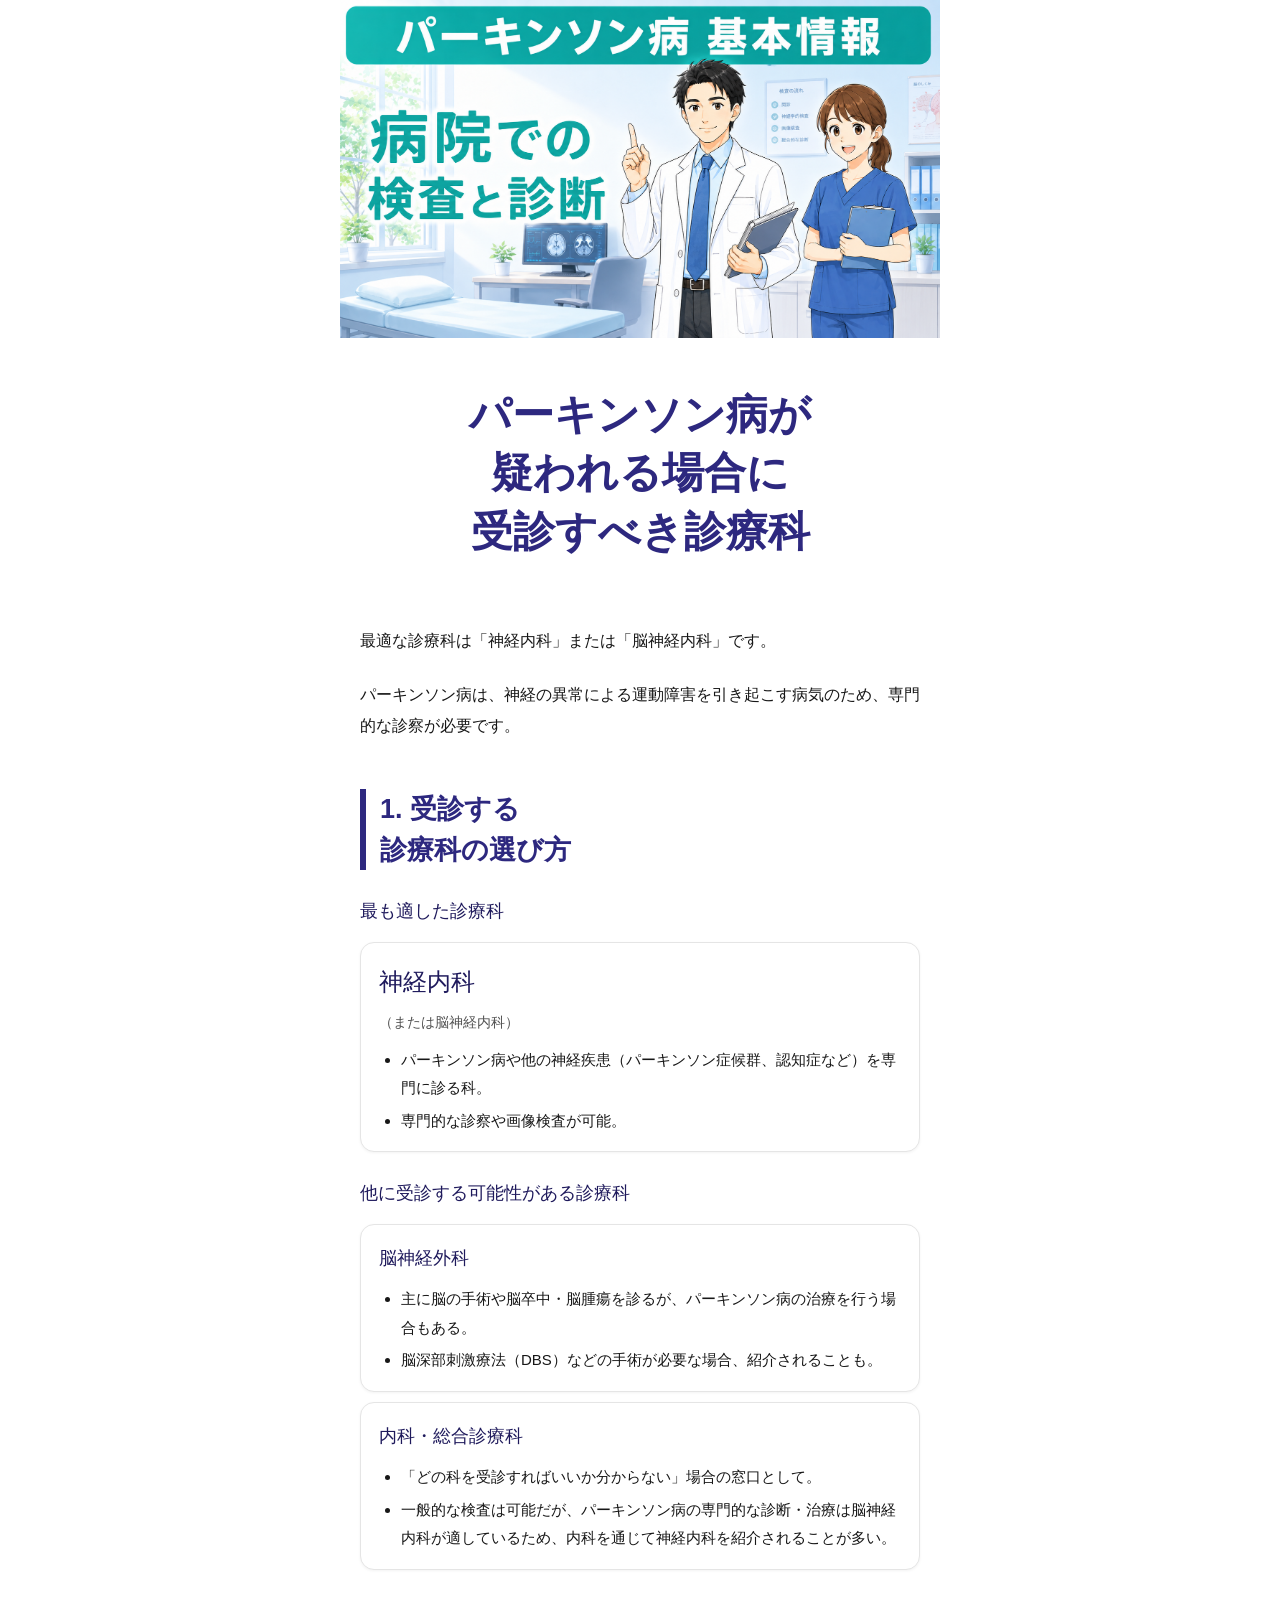
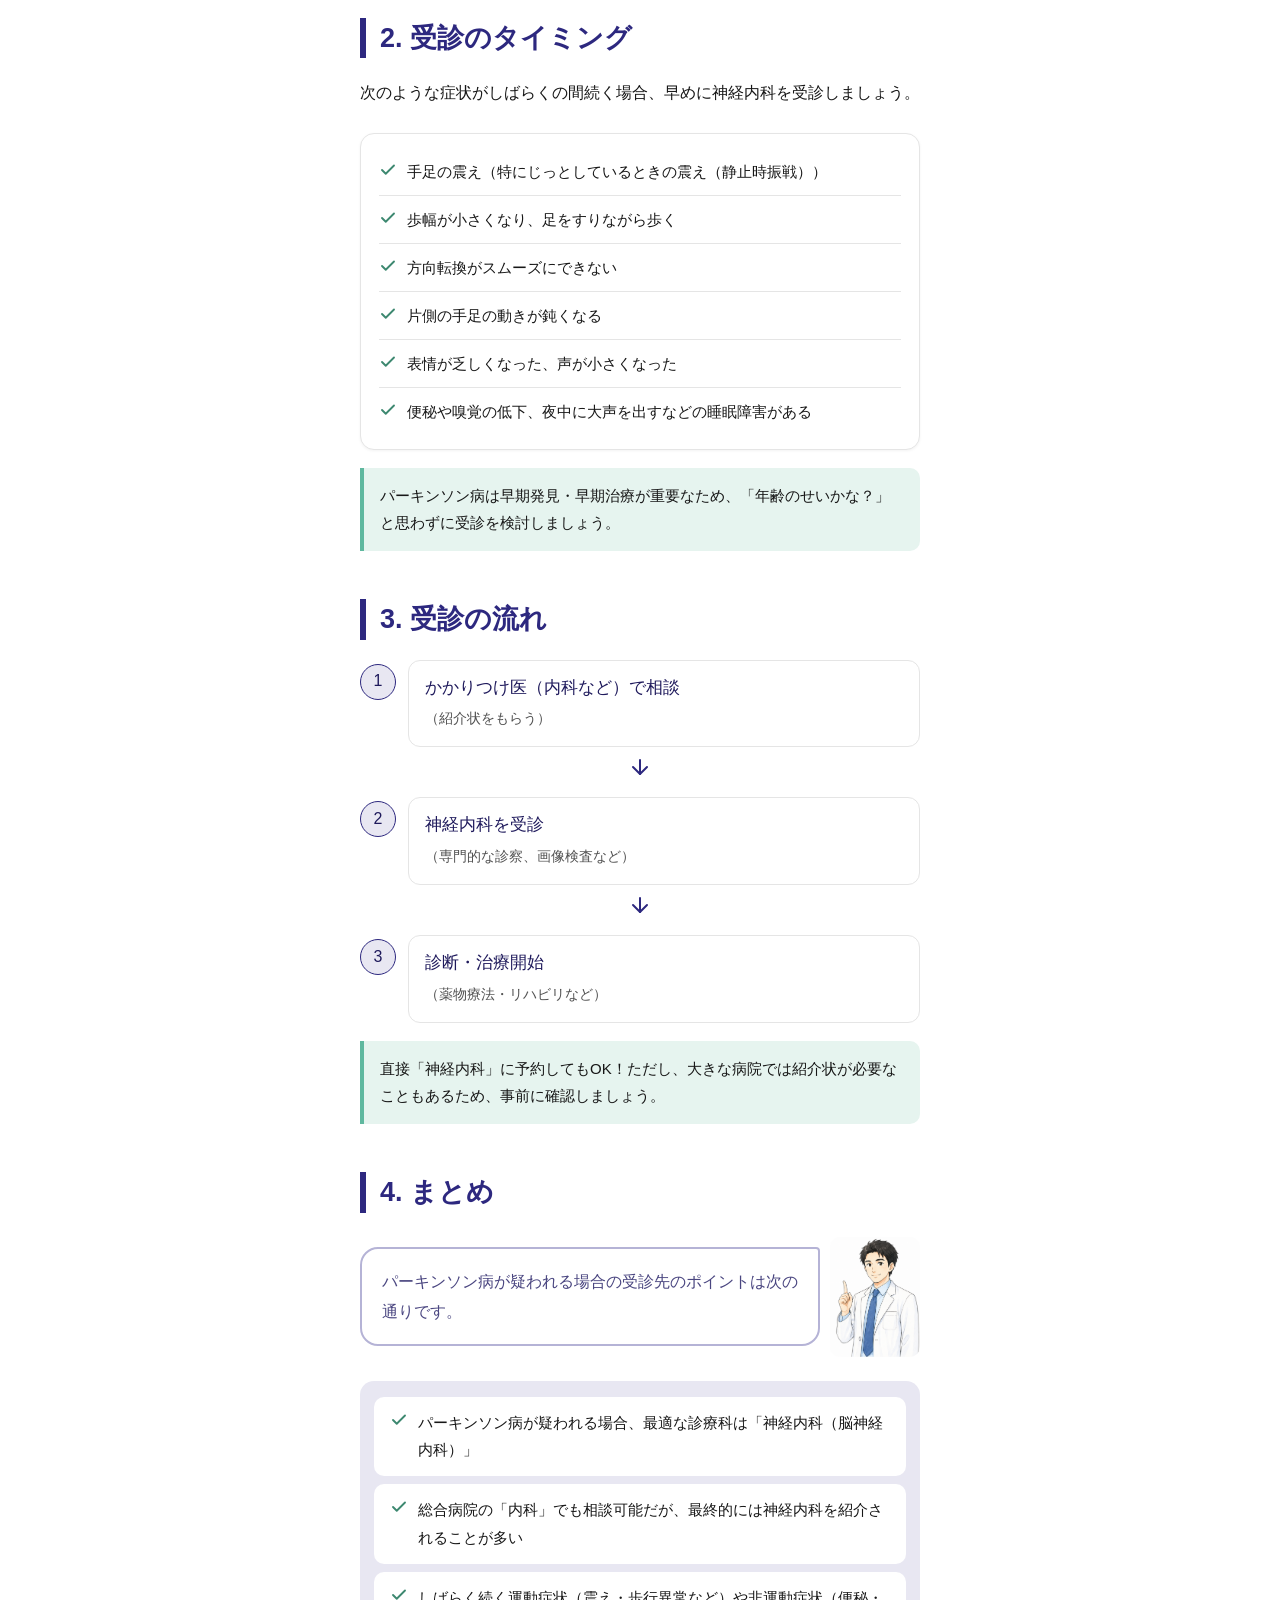
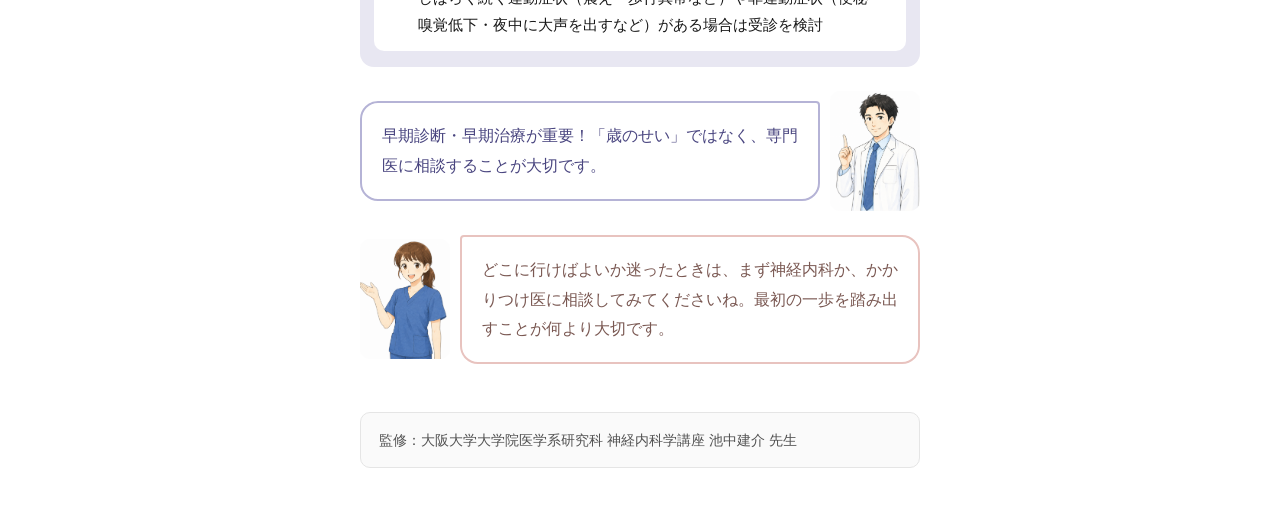
<file: which-department.html>
<!DOCTYPE html>
<html lang="ja">
<head>
  <meta charset="UTF-8">
  <meta name="viewport" content="width=device-width, initial-scale=1.0">
  <title>パーキンソン病が疑われる場合に受診すべき診療科</title>
  <link rel="stylesheet" href="css/article.css?v=20260521d">
</head>
<body>
  <main class="article-container">

    <!-- ⓪ ヒーロー画像 -->
    <header>
      <div class="hero-image">
        <img src="images/hero_diagnosis.png" alt="受診すべき診療科のイメージ画像">
      </div>
    </header>

    <!-- ① 記事タイトル -->
    <h1 class="article-title article-title--large">パーキンソン病が<br>疑われる場合に<br>受診すべき診療科</h1>

    <!-- ② 導入本文（冒頭結論） -->
    <section aria-label="導入">
      <p class="body-text">最適な診療科は「神経内科」または「脳神経内科」です。</strong></p>
      <p class="body-text">パーキンソン病は、神経の異常による運動障害を引き起こす病気のため、専門的な診察が必要</strong>です。</p>
    </section>

    <!-- ③ 中見出し1 -->
    <section aria-label="受診する診療科の選び方">
      <h2 class="section-heading">1. 受診する<br>診療科の選び方</h2>

      <!-- ④ 神経内科 -->
      <h3 class="sub-section-heading">最も適した診療科</h3>

      <div class="dept-sub-card">
        <div class="dept-sub-card-inner">
          <div class="dept-sub-card-head">
            <h3 style="font-size: 24px;">神経内科</h3>
            <p class="dept-sub-note">（または脳神経内科</strong>）</p>
          </div>
          <div class="dept-sub-card-body">
            <ul>
              <li>パーキンソン病や他の神経疾患（パーキンソン症候群、認知症など）を専門に診る科。</li>
              <li>専門的な診察や画像検査が可能。</li>
            </ul>
          </div>
        </div>
      </div>

      <!-- ⑤ サブカテゴリ見出し -->
      <h3 class="sub-section-heading">他に受診する可能性がある診療科</h3>

      <!-- ⑥ 脳神経外科サブカード -->
      <div class="dept-sub-card">
        <div class="dept-sub-card-inner">
          <div class="dept-sub-card-head">
            <h3>脳神経外科</h3>
          </div>
          <div class="dept-sub-card-body">
            <ul>
              <li>主に脳の手術や脳卒中・脳腫瘍を診るが、パーキンソン病の治療を行う場合もある。</li>
              <li>脳深部刺激療法（DBS）などの手術が必要な場合、紹介されることも。</li>
            </ul>
          </div>
        </div>
      </div>

      <!-- ⑦ 内科・総合診療科サブカード -->
      <div class="dept-sub-card">
        <div class="dept-sub-card-inner">
          <div class="dept-sub-card-head">
            <h3>内科・総合診療科</h3>
          </div>
          <div class="dept-sub-card-body">
            <ul>
              <li>「どの科を受診すればいいか分からない」場合の窓口として。</li>
              <li>一般的な検査は可能だが、パーキンソン病の専門的な診断・治療は脳神経内科が適しているため、内科を通じて神経内科を紹介される</strong>ことが多い。</li>
            </ul>
          </div>
        </div>
      </div>
    </section>

    <!-- ⑧ 中見出し2 -->
    <section aria-label="受診のタイミング">
      <h2 class="section-heading">2. 受診のタイミング</h2>
      <p class="lead-text">次のような症状がしばらくの間続く場合</strong>、早めに神経内科を受診しましょう。</p>

      <!-- ⑨ 症状チェックリスト -->
      <div class="symptom-checklist-card">
        <div class="symptom-checklist-inner">
          <div class="symptom-checklist-row">
            <svg class="symptom-check-icon" width="18" height="18" viewBox="0 0 24 24" fill="none" stroke="#3D8870" stroke-width="2.5" stroke-linecap="round" stroke-linejoin="round"><polyline points="20 6 9 17 4 12"/></svg>
            <p>手足の震え（特にじっとしているときの震え（静止時振戦））</p>
          </div>
          <div class="symptom-checklist-row">
            <svg class="symptom-check-icon" width="18" height="18" viewBox="0 0 24 24" fill="none" stroke="#3D8870" stroke-width="2.5" stroke-linecap="round" stroke-linejoin="round"><polyline points="20 6 9 17 4 12"/></svg>
            <p>歩幅が小さくなり、足をすりながら歩く</p>
          </div>
          <div class="symptom-checklist-row">
            <svg class="symptom-check-icon" width="18" height="18" viewBox="0 0 24 24" fill="none" stroke="#3D8870" stroke-width="2.5" stroke-linecap="round" stroke-linejoin="round"><polyline points="20 6 9 17 4 12"/></svg>
            <p>方向転換がスムーズにできない</p>
          </div>
          <div class="symptom-checklist-row">
            <svg class="symptom-check-icon" width="18" height="18" viewBox="0 0 24 24" fill="none" stroke="#3D8870" stroke-width="2.5" stroke-linecap="round" stroke-linejoin="round"><polyline points="20 6 9 17 4 12"/></svg>
            <p>片側の手足の動きが鈍くなる</p>
          </div>
          <div class="symptom-checklist-row">
            <svg class="symptom-check-icon" width="18" height="18" viewBox="0 0 24 24" fill="none" stroke="#3D8870" stroke-width="2.5" stroke-linecap="round" stroke-linejoin="round"><polyline points="20 6 9 17 4 12"/></svg>
            <p>表情が乏しくなった、声が小さくなった</p>
          </div>
          <div class="symptom-checklist-row">
            <svg class="symptom-check-icon" width="18" height="18" viewBox="0 0 24 24" fill="none" stroke="#3D8870" stroke-width="2.5" stroke-linecap="round" stroke-linejoin="round"><polyline points="20 6 9 17 4 12"/></svg>
            <p>便秘や嗅覚の低下、夜中に大声を出すなどの睡眠障害がある</p>
          </div>
        </div>
      </div>

      <!-- ⑩ 早期発見メッセージ -->
      <div class="key-message-box">
        <p>パーキンソン病は早期発見・早期治療が重要</strong>なため、「年齢のせいかな？」と思わずに受診を検討しましょう。</p>
      </div>
    </section>

    <!-- ⑪ 中見出し3 -->
    <section aria-label="受診の流れ">
      <h2 class="section-heading">3. 受診の流れ</h2>

      <!-- ⑫ 3ステップフロー -->
      <div class="flow-step">
        <div class="flow-step-badge">1</div>
        <div class="flow-step-content">
          <p class="step-main">かかりつけ医（内科など）で相談</strong></p>
          <p class="step-sub">（紹介状をもらう）</p>
        </div>
      </div>
      <div class="flow-arrow">
        <svg width="24" height="24" viewBox="0 0 24 24" fill="none" stroke="#2D287F" stroke-width="2" stroke-linecap="round" stroke-linejoin="round"><path d="M12 5v14"/><path d="m19 12-7 7-7-7"/></svg>
      </div>

      <div class="flow-step">
        <div class="flow-step-badge">2</div>
        <div class="flow-step-content">
          <p class="step-main">神経内科を受診</strong></p>
          <p class="step-sub">（専門的な診察、画像検査など）</p>
        </div>
      </div>
      <div class="flow-arrow">
        <svg width="24" height="24" viewBox="0 0 24 24" fill="none" stroke="#2D287F" stroke-width="2" stroke-linecap="round" stroke-linejoin="round"><path d="M12 5v14"/><path d="m19 12-7 7-7-7"/></svg>
      </div>

      <div class="flow-step">
        <div class="flow-step-badge">3</div>
        <div class="flow-step-content">
          <p class="step-main">診断・治療開始</strong></p>
          <p class="step-sub">（薬物療法・リハビリなど）</p>
        </div>
      </div>

      <!-- ⑬ 補足メッセージ -->
      <div class="key-message-box">
        <p>直接「神経内科」に予約してもOK！ただし、大きな病院では紹介状が必要なこともあるため、事前に確認しましょう。</p>
      </div>
    </section>

    <!-- ⑭ 中見出し4 -->
    <section aria-label="まとめ">
      <h2 class="section-heading">4. まとめ</h2>

      <!-- 先生①：まとめの導入 -->
      <div class="balloon-wrapper right balloon-outline">
        <div class="balloon-icon">
          <img src="images/char_sensei.png" alt="先生（専門医）">
        </div>
        <div class="balloon-body">
          パーキンソン病が疑われる場合の受診先のポイントは次の通りです。
        </div>
      </div>

      <!-- 3項目リスト（入れ子カード） -->
      <div class="summary-outer">
        <div class="summary-inner">
          <div class="summary-inner-row">
            <svg class="summary-check-svg" width="18" height="18" viewBox="0 0 24 24" fill="none" stroke="#3D8870" stroke-width="2.5" stroke-linecap="round" stroke-linejoin="round"><polyline points="20 6 9 17 4 12"/></svg>
            <p>パーキンソン病が疑われる場合、最適な診療科は「神経内科（脳神経内科）」</strong></p>
          </div>
        </div>
        <div class="summary-inner">
          <div class="summary-inner-row">
            <svg class="summary-check-svg" width="18" height="18" viewBox="0 0 24 24" fill="none" stroke="#3D8870" stroke-width="2.5" stroke-linecap="round" stroke-linejoin="round"><polyline points="20 6 9 17 4 12"/></svg>
            <p>総合病院の「内科」でも相談可能だが、最終的には神経内科を紹介される</strong>ことが多い</p>
          </div>
        </div>
        <div class="summary-inner">
          <div class="summary-inner-row">
            <svg class="summary-check-svg" width="18" height="18" viewBox="0 0 24 24" fill="none" stroke="#3D8870" stroke-width="2.5" stroke-linecap="round" stroke-linejoin="round"><polyline points="20 6 9 17 4 12"/></svg>
            <p>しばらく続く運動症状（震え・歩行異常など）や非運動症状（便秘・嗅覚低下・夜中に大声を出すなど）がある場合は受診を検討</strong></p>
          </div>
        </div>
      </div>

      <!-- 先生②：核心CTA -->
      <div class="balloon-wrapper right balloon-outline">
        <div class="balloon-icon">
          <img src="images/char_sensei.png" alt="先生（専門医）">
        </div>
        <div class="balloon-body">
          早期診断・早期治療が重要！「歳のせい」ではなく、専門医に相談することが大切です。        </div>
      </div>

      <!-- ハルカ -->
      <div class="balloon-wrapper left balloon-outline">
        <div class="balloon-icon">
          <img src="images/char_haruka.png" alt="ハルカ（理学療法士）">
        </div>
        <div class="balloon-body">
          どこに行けばよいか迷ったときは、まず神経内科か、かかりつけ医に相談してみてくださいね。最初の一歩を踏み出すことが何より大切です。
        </div>
      </div>
    </section>

    <!-- ⑯ 監修者情報 -->
    <footer>
      <div class="supervisor-box">
        <p>監修：大阪大学大学院医学系研究科 神経内科学講座 池中建介 先生</p>
      </div>
    </footer>

  </main>
</body>
</html>
</file>
<file: css/article.css>
/* ==============================
   パーキンソン病 記事共通CSS
   ============================== */

/* --- リセット & ベース --- */
*, *::before, *::after {
  box-sizing: border-box;
  margin: 0;
  padding: 0;
}

html {
  font-size: 16px;
  -webkit-text-size-adjust: 100%;
}

body {
  font-family: "Hiragino Sans", "Hiragino Kaku Gothic ProN",
               "Noto Sans JP", "メイリオ", Meiryo, sans-serif;
  color: #171717;
  background-color: #FFFFFF;
  line-height: 1.9;
  font-weight: 500;
  -webkit-font-smoothing: antialiased;
}

img {
  max-width: 100%;
  height: auto;
  display: block;
}

/* --- コンテナ --- */
.article-container {
  max-width: 600px;
  margin: 0 auto;
  padding: 0 20px;
}

/* --- ヒーロー画像 --- */
.hero-image {
  margin: 0 -20px;
}

.hero-image img {
  width: 100%;
  height: auto;
  display: block;
}

/* スクリーンリーダー用の非表示h1 */
.sr-only {
  position: absolute;
  width: 1px;
  height: 1px;
  padding: 0;
  margin: -1px;
  overflow: hidden;
  clip: rect(0, 0, 0, 0);
  white-space: nowrap;
  border: 0;
}

/* --- 記事タイトル (h1) --- */
.article-title {
  font-size: 32px;
  font-weight: 700;
  line-height: 1.4;
  color: #2D287F;
  text-align: center;
  padding: 48px 0 40px;
}

.article-title--large {
  font-size: 42px;
  font-weight: 900;
}

/* --- 中見出し (h2) --- */
.section-heading {
  font-size: 27px;
  font-weight: 600;
  line-height: 1.5;
  color: #2D287F;
  border-left: 6px solid #2D287F;
  padding-left: 14px;
  margin: 48px 0 20px;
}

/* --- カテゴリ見出し (h3) --- */
.category-header {
  display: flex;
  align-items: center;
  gap: 12px;
  margin: 40px 0 8px;
}

.category-badge {
  width: 40px;
  height: 40px;
  border-radius: 50%;
  background-color: #E6F4EF;
  color: #3D8870;
  font-size: 18px;
  font-weight: 700;
  display: flex;
  align-items: center;
  justify-content: center;
  flex-shrink: 0;
}

.category-header h3 {
  font-size: 24px;
  font-weight: 600;
  line-height: 1.5;
  color: #171717;
}

.category-subtitle {
  font-size: 17px;
  color: #525252;
  margin-bottom: 24px;
  padding-left: 52px;
}

/* --- 本文 --- */
.body-text {
  font-size: 16px;
  font-weight: 500;
  line-height: 1.9;
  color: #171717;
  margin: 24px 0;
}

.highlight {
  background-color: #FBEEEC;
  padding: 2px 4px;
  border-radius: 3px;
}

/* --- 吹き出し（縦長方形アイコン＋セリフ横並び） --- */
.balloon-wrapper {
  display: flex;
  align-items: center;
  gap: 10px;
  margin: 24px 0;
}

.balloon-wrapper.left {
  flex-direction: row;
}

.balloon-wrapper.right {
  flex-direction: row-reverse;
}

.balloon-icon {
  width: 90px;
  height: 120px;
  flex-shrink: 0;
  align-self: center;
  overflow: hidden;
  border-radius: 10px;
}

.balloon-icon img {
  width: 100%;
  height: 100%;
  object-fit: cover;
  object-position: top center;
}

.balloon-body {
  flex: 1;
  padding: 18px 20px;
  font-size: 16px;
  font-weight: 500;
  line-height: 1.85;
  border-radius: 18px;
}

/* ハルカ(左寄せ) */
.balloon-wrapper.left .balloon-body {
  background-color: #FBEEEC;
  color: #A85850;
  border-top-left-radius: 4px;
}

/* 先生(右寄せ) */
.balloon-wrapper.right .balloon-body {
  background-color: #E8E7F2;
  color: #1F1A5C;
  border-top-right-radius: 4px;
}

/* クロージング（枠線スタイル） */
.balloon-outline.left .balloon-body {
  background-color: #FFFFFF;
  color: #7A5852;
  border: 2px solid #E8C3BF;
}

.balloon-outline.right .balloon-body {
  background-color: #FFFFFF;
  color: #4A4680;
  border: 2px solid #B5B3D6;
}

/* --- 図解カード --- */
.figure-card {
  background-color: #FAFAFA;
  border: 1px dashed #E5E5E5;
  border-radius: 14px;
  padding: 24px 20px;
  margin: 32px 0;
}

.figure-item {
  text-align: center;
  margin-bottom: 28px;
}

.figure-item:last-child {
  margin-bottom: 0;
}

.figure-item img {
  max-width: 80%;
  margin: 12px auto 0;
  border-radius: 8px;
}

.figure-label {
  font-size: 22px;
  font-weight: 600;
  margin-bottom: 6px;
}

.figure-label--healthy {
  color: #3D8870;
}

.figure-label--pd {
  color: #E8857B;
}

.figure-description {
  font-size: 17px;
  color: #525252;
  line-height: 1.6;
}

.figure-divider {
  border: none;
  border-top: 1px dashed #E5E5E5;
  margin: 24px 0;
}

.figure-note {
  font-size: 12px;
  color: #A3A3A3;
  text-align: right;
  margin-top: 16px;
  line-height: 1.4;
}

/* --- 症状カード --- */
.symptom-card {
  background-color: #FFFFFF;
  border: 1px solid #E5E5E5;
  border-radius: 14px;
  overflow: hidden;
  margin: 24px 0;
  box-shadow: 0 1px 3px rgba(0, 0, 0, 0.05);
}

.symptom-header {
  padding: 20px 20px 16px;
}

.symptom-header h4 {
  font-size: 22px;
  font-weight: 600;
  line-height: 1.5;
  color: #2D287F;
  margin-bottom: 4px;
}

.medical-term {
  font-size: 16px;
  font-weight: 400;
  line-height: 1.6;
  color: #525252;
}

.symptom-illust {
  width: 100%;
  aspect-ratio: 1 / 1;
  background-color: #FAFAFA;
  display: flex;
  align-items: center;
  justify-content: center;
  border-top: 1px dashed #E5E5E5;
  border-bottom: 1px dashed #E5E5E5;
}

.symptom-illust img {
  width: 100%;
  height: 100%;
  object-fit: cover;
}

.symptom-body {
  padding: 20px;
}

.symptom-body .description {
  font-size: 16px;
  font-weight: 500;
  line-height: 1.9;
  color: #171717;
}

/* --- 説明文(h2下のリード) --- */
.lead-text {
  font-size: 16px;
  font-weight: 500;
  line-height: 1.9;
  color: #171717;
  margin: 0 0 24px;
}

/* --- 監修者情報 --- */
.supervisor-box {
  background-color: #FAFAFA;
  border: 1px solid #E5E5E5;
  border-radius: 10px;
  padding: 16px 18px;
  margin: 48px 0 40px;
}

.supervisor-box p {
  font-size: 14px;
  font-weight: 400;
  line-height: 1.6;
  color: #525252;
}

/* ==============================
   第2回 原因カード
   ============================== */

/* --- 原因カード --- */
.cause-card {
  background-color: #FFFFFF;
  border: 1px solid #E5E5E5;
  border-radius: 14px;
  overflow: hidden;
  margin: 24px 0;
  box-shadow: 0 1px 3px rgba(0, 0, 0, 0.05);
}

.cause-header {
  display: flex;
  align-items: center;
  gap: 12px;
  padding: 20px 20px 8px;
}

.cause-badge {
  width: 34px;
  height: 34px;
  border-radius: 50%;
  background-color: #E8E7F2;
  color: #1F1A5C;
  border: 1px solid #2D287F;
  font-size: 16px;
  font-weight: 700;
  display: flex;
  align-items: center;
  justify-content: center;
  flex-shrink: 0;
}

.cause-header h4 {
  font-size: 22px;
  font-weight: 600;
  line-height: 1.5;
  color: #2D287F;
}

.cause-card .medical-term {
  padding: 0 20px 12px;
}

.cause-illust {
  width: 100%;
  aspect-ratio: 16 / 9;
  background-color: #FAFAFA;
  display: flex;
  align-items: center;
  justify-content: center;
  border-top: 1px dashed #E5E5E5;
  border-bottom: 1px dashed #E5E5E5;
}

.cause-illust img {
  width: 100%;
  height: 100%;
  object-fit: cover;
}

.cause-body {
  padding: 20px;
}

.cause-body .description {
  font-size: 16px;
  font-weight: 500;
  line-height: 1.9;
  color: #171717;
}

.cause-body .description + .description {
  margin-top: 18px;
}

/* --- 環境要因 内訳カード --- */
.env-details {
  display: flex;
  flex-direction: column;
  gap: 12px;
  margin-top: 18px;
}

.env-detail {
  background-color: #FAFAFA;
  border-radius: 10px;
  padding: 14px 16px;
}

.env-detail-title {
  font-size: 18px;
  font-weight: 600;
  line-height: 1.5;
  color: #1F1A5C;
  margin-bottom: 6px;
}

.env-detail-text {
  font-size: 16px;
  font-weight: 500;
  line-height: 1.85;
  color: #171717;
}

/* --- まとめ概念図 --- */
.summary-illust {
  background-color: #FAFAFA;
  border: 1px dashed #E5E5E5;
  border-radius: 14px;
  overflow: hidden;
  margin: 24px 0;
}

.summary-illust img {
  width: 100%;
  aspect-ratio: 16 / 9;
  object-fit: cover;
}

/* ==============================
   第3回 進行ステージ
   ============================== */

/* --- ステージカード --- */
.stage-card {
  background-color: #FFFFFF;
  border: 1px solid #E5E5E5;
  border-radius: 14px;
  overflow: hidden;
  margin: 24px 0;
  box-shadow: 0 1px 3px rgba(0, 0, 0, 0.05);
}

.stage-header {
  display: flex;
  align-items: center;
  gap: 10px;
  padding: 20px 20px 12px;
}

.stage-badge {
  width: 40px;
  height: 40px;
  border-radius: 50%;
  background-color: #E6F4EF;
  color: #3D8870;
  border: 1px solid #5FB89F;
  font-size: 18px;
  font-weight: 600;
  display: flex;
  align-items: center;
  justify-content: center;
  flex-shrink: 0;
}

.stage-header h4 {
  font-size: 22px;
  font-weight: 600;
  line-height: 1.5;
  color: #171717;
}

.stage-illust {
  width: 100%;
  aspect-ratio: 16 / 9;
  background-color: #FAFAFA;
  display: flex;
  align-items: center;
  justify-content: center;
  border-top: 1px dashed #E5E5E5;
  border-bottom: 1px dashed #E5E5E5;
}

.stage-illust img {
  width: 100%;
  height: 100%;
  object-fit: cover;
}

.stage-body {
  padding: 20px;
}

.stage-body ul {
  font-size: 16px;
  font-weight: 500;
  color: #171717;
  line-height: 1.85;
  margin: 0;
  padding-left: 22px;
}

.stage-body li {
  margin-bottom: 10px;
}

.stage-body li:last-child {
  margin-bottom: 0;
}

/* --- 進行の特徴カード --- */
.feature-cards {
  background-color: #E8E7F2;
  border-radius: 14px;
  padding: 18px 16px;
  margin: 18px 0 0;
  display: flex;
  flex-direction: column;
  gap: 10px;
}

.feature-card {
  background-color: #FFFFFF;
  border-radius: 10px;
  padding: 16px 18px;
}

.feature-card-title {
  font-size: 20px;
  font-weight: 600;
  line-height: 1.5;
  color: #1F1A5C;
  margin-bottom: 8px;
}

.feature-card-text {
  font-size: 16px;
  font-weight: 500;
  line-height: 1.85;
  color: #171717;
}

/* --- チェックリスト --- */
.checklist-item {
  display: flex;
  align-items: flex-start;
  gap: 12px;
  padding: 14px 0;
  border-bottom: 1px solid #E5E5E5;
}

.checklist-item:last-child {
  border-bottom: none;
}

.check-icon {
  flex-shrink: 0;
  width: 28px;
  height: 28px;
  border-radius: 50%;
  background-color: #E6F4EF;
  display: flex;
  align-items: center;
  justify-content: center;
  margin-top: 2px;
  color: #3D8870;
  font-size: 16px;
  font-weight: 700;
}

.checklist-content {
  flex: 1;
}

.checklist-title {
  font-size: 22px;
  font-weight: 600;
  line-height: 1.5;
  color: #171717;
  margin-bottom: 6px;
}

.checklist-text {
  font-size: 16px;
  font-weight: 500;
  line-height: 1.85;
  color: #525252;
}

/* ==============================
   第4回 症状の現れ方
   ============================== */

/* --- 汎用カード(タイトル→イラスト→本文) --- */
.var-card {
  background-color: #FFFFFF;
  border: 1px solid #E5E5E5;
  border-radius: 14px;
  overflow: hidden;
  margin: 24px 0;
  box-shadow: 0 1px 3px rgba(0, 0, 0, 0.05);
}

.var-card-title {
  padding: 20px 20px 12px;
}

.var-card-title h3 {
  font-size: 22px;
  font-weight: 500;
  line-height: 1.5;
  color: #171717;
}

.var-card-title-with-badge {
  display: flex;
  align-items: center;
  gap: 10px;
  padding: 20px 20px 12px;
}

.var-badge {
  width: 40px;
  height: 40px;
  border-radius: 50%;
  background-color: #E6F4EF;
  color: #3D8870;
  border: 1px solid #5FB89F;
  font-size: 18px;
  font-weight: 600;
  display: flex;
  align-items: center;
  justify-content: center;
  flex-shrink: 0;
}

.var-card-title-with-badge h3 {
  font-size: 22px;
  font-weight: 500;
  line-height: 1.5;
  color: #171717;
}

.var-card-illust {
  width: 100%;
  aspect-ratio: 16 / 9;
  background-color: #FAFAFA;
  display: flex;
  align-items: center;
  justify-content: center;
  border-top: 1px dashed #E5E5E5;
  border-bottom: 1px dashed #E5E5E5;
}

.var-card-illust img {
  width: 100%;
  height: 100%;
  object-fit: cover;
}

.var-card-body {
  padding: 20px;
}

.var-card-body p {
  font-size: 16px;
  font-weight: 500;
  line-height: 1.9;
  color: #171717;
}

.var-card-body ul {
  font-size: 16px;
  font-weight: 500;
  color: #171717;
  line-height: 1.85;
  margin: 0;
  padding-left: 22px;
}

.var-card-body li {
  margin-bottom: 10px;
}

.var-card-body li:last-child {
  margin-bottom: 0;
}

/* --- 補足ブロック(淡色囲み) --- */
.supplement-block {
  background-color: #E8E7F2;
  border-radius: 14px;
  padding: 18px 16px;
  margin: 24px 0;
}

.supplement-block-title {
  font-size: 18px;
  font-weight: 500;
  line-height: 1.5;
  color: #1F1A5C;
  margin-bottom: 10px;
}

.supplement-block-text {
  font-size: 16px;
  font-weight: 500;
  line-height: 1.9;
  color: #171717;
}

/* --- 要因カード(白カード縦並べ) --- */
.factor-card {
  background-color: #FFFFFF;
  border: 1px solid #E5E5E5;
  border-radius: 14px;
  padding: 18px 20px;
  margin: 14px 0;
}

.factor-card-title {
  font-size: 19px;
  font-weight: 500;
  line-height: 1.5;
  color: #1F1A5C;
  margin-bottom: 10px;
}

.factor-card ul {
  font-size: 16px;
  font-weight: 500;
  color: #171717;
  line-height: 1.85;
  margin: 0;
  padding-left: 22px;
}

.factor-card li {
  margin-bottom: 8px;
}

.factor-card li:last-child {
  margin-bottom: 0;
}

/* --- まとめチェックリスト(入れ子カード) --- */
.summary-checklist {
  background-color: #E8E7F2;
  border-radius: 14px;
  padding: 16px 14px;
  margin: 24px 0;
  display: flex;
  flex-direction: column;
  gap: 10px;
}

.summary-check-item {
  background-color: #FFFFFF;
  border-radius: 10px;
  padding: 14px 16px;
  display: flex;
  align-items: flex-start;
  gap: 10px;
}

.summary-check-item .check-icon {
  flex-shrink: 0;
  width: 24px;
  height: 24px;
  border-radius: 50%;
  background-color: #E6F4EF;
  display: flex;
  align-items: center;
  justify-content: center;
  margin-top: 2px;
  color: #3D8870;
  font-size: 14px;
  font-weight: 700;
}

.summary-check-item p {
  font-size: 16px;
  font-weight: 500;
  line-height: 1.85;
  color: #171717;
}

/* ==============================
   症状チェック記事
   ============================== */

/* --- 運動症状カード --- */
.sym-card {
  background-color: #FFFFFF;
  border: 1px solid #E5E5E5;
  border-radius: 14px;
  overflow: hidden;
  margin: 24px 0;
  box-shadow: 0 1px 3px rgba(0, 0, 0, 0.05);
}

.sym-card-header {
  display: flex;
  align-items: flex-start;
  gap: 10px;
  padding: 18px 20px 14px;
}

.sym-badge {
  width: 40px;
  height: 40px;
  border-radius: 50%;
  background-color: #E6F4EF;
  color: #3D8870;
  border: 1px solid #5FB89F;
  font-size: 16px;
  font-weight: 500;
  display: flex;
  align-items: center;
  justify-content: center;
  flex-shrink: 0;
}

.sym-card-titles {
  flex: 1;
}

.sym-card-titles h3 {
  font-size: 22px;
  font-weight: 500;
  line-height: 1.5;
  color: #171717;
  margin: 0;
}

.sym-reading {
  font-size: 14px;
  color: #525252;
  margin: 4px 0 0;
}

.sym-card-illust {
  width: 100%;
  aspect-ratio: 16 / 9;
  background-color: #FAFAFA;
  display: flex;
  align-items: center;
  justify-content: center;
  border-top: 1px dashed #E5E5E5;
  border-bottom: 1px dashed #E5E5E5;
}

.sym-card-illust img {
  width: 100%;
  height: 100%;
  object-fit: cover;
}

.sym-card-body {
  padding: 18px 20px 20px;
}

.sym-card-body ul {
  font-size: 16px;
  font-weight: 500;
  color: #171717;
  line-height: 1.9;
  margin: 0;
  padding-left: 22px;
}

.sym-card-body li {
  margin-bottom: 8px;
}

.sym-card-body li:last-child {
  margin-bottom: 0;
}

/* --- 初期サイン グループイラスト --- */
.sign-group-illust {
  border-radius: 14px;
  overflow: hidden;
  margin: 0 0 18px;
}

.sign-group-illust img {
  width: 100%;
  aspect-ratio: 16 / 9;
  object-fit: cover;
}

/* --- 初期サイン 項目カード --- */
.sign-item-card {
  background-color: #FFFFFF;
  border: 1px solid #E5E5E5;
  border-radius: 14px;
  padding: 16px 18px;
  margin: 0 0 10px;
}

.sign-item-header {
  display: flex;
  align-items: center;
  gap: 10px;
  margin: 0 0 8px;
}

.sign-icon {
  width: 8px;
  height: 8px;
  border-radius: 50%;
  background-color: #2D287F;
  flex-shrink: 0;
  margin-top: 10px;
}

.sign-item-header h3 {
  font-size: 19px;
  font-weight: 500;
  margin: 0;
  color: #171717;
  line-height: 1.5;
}

.sign-item-card ul {
  font-size: 16px;
  font-weight: 500;
  color: #171717;
  line-height: 1.9;
  margin: 0;
  padding-left: 22px;
}

.sign-item-card li {
  margin-bottom: 6px;
}

.sign-item-card li:last-child {
  margin-bottom: 0;
}

/* --- 非運動症状カード --- */
.nonmotor-card {
  background-color: #FFFFFF;
  border: 1px solid #E5E5E5;
  border-radius: 14px;
  padding: 16px 18px;
  margin: 0 0 10px;
  display: flex;
  align-items: flex-start;
  gap: 10px;
}

.nonmotor-icon {
  width: 8px;
  height: 8px;
  border-radius: 50%;
  background-color: #2D287F;
  flex-shrink: 0;
  margin-top: 10px;
}

.nonmotor-content {
  flex: 1;
}

.nonmotor-content h3 {
  font-size: 19px;
  font-weight: 500;
  margin: 0 0 6px;
  color: #171717;
  line-height: 1.5;
}

.nonmotor-content p {
  font-size: 16px;
  font-weight: 500;
  color: #171717;
  line-height: 1.9;
  margin: 0;
}

/* --- まとめグループカード(入れ子) --- */
.summary-group-card {
  background-color: #FFFFFF;
  border-radius: 10px;
  padding: 14px 16px;
}

.summary-group-title {
  font-size: 18px;
  font-weight: 500;
  margin: 0 0 10px;
  color: #1F1A5C;
}

.summary-group-card ul {
  font-size: 16px;
  font-weight: 500;
  color: #171717;
  line-height: 1.9;
  margin: 0;
  padding-left: 22px;
}

.summary-group-card li {
  margin-bottom: 4px;
}

.summary-group-card li:last-child {
  margin-bottom: 0;
}

.summary-group-card > p:not(.summary-group-title) {
  font-size: 16px;
  font-weight: 500;
  color: #171717;
  line-height: 1.9;
  margin: 0;
}

/* --- 強調メッセージボックス --- */
.emphasis-box {
  background-color: #FBEEEC;
  border: 1px solid #E8857B;
  border-radius: 14px;
  padding: 18px;
  margin: 24px 0;
  text-align: center;
}

.emphasis-box p {
  font-size: 18px;
  font-weight: 500;
  color: #A85850;
  line-height: 1.85;
  margin: 0;
}

/* ==============================
   受診記事（consultation）
   ============================== */

/* --- チェックリストカード（タイトル→イラスト→本文） --- */
.checklist-card {
  background-color: #FFFFFF;
  border: 1px solid #E5E5E5;
  border-radius: 14px;
  overflow: hidden;
  margin: 24px 0;
  box-shadow: 0 1px 3px rgba(0, 0, 0, 0.05);
}

.checklist-card-title {
  padding: 18px 20px 14px;
  font-size: 18px;
  font-weight: 500;
  color: #1F1A5C;
}

.checklist-card-illust {
  width: 100%;
  aspect-ratio: 16 / 9;
  background-color: #FAFAFA;
  border-top: 1px dashed #E5E5E5;
  border-bottom: 1px dashed #E5E5E5;
}

.checklist-card-illust img {
  width: 100%;
  height: 100%;
  object-fit: cover;
}

.checklist-card-body {
  padding: 18px 20px 20px;
}

/* --- チェックリスト行 --- */
.cl-row {
  display: flex;
  align-items: flex-start;
  gap: 12px;
  padding: 12px 0;
  border-bottom: 1px solid #E5E5E5;
}

.cl-row:last-child {
  border-bottom: none;
}

.cl-check-circle {
  flex-shrink: 0;
  width: 26px;
  height: 26px;
  border-radius: 50%;
  background-color: #E6F4EF;
  display: flex;
  align-items: center;
  justify-content: center;
  margin-top: 2px;
}

.cl-check-mark {
  font-size: 14px;
  font-weight: 700;
  color: #3D8870;
  line-height: 1;
}

.cl-content {
  flex: 1;
}

.cl-item-name {
  font-size: 16px;
  font-weight: 500;
  color: #171717;
  line-height: 1.7;
  margin: 0 0 4px;
}

.cl-item-desc {
  font-size: 14px;
  font-weight: 400;
  color: #525252;
  line-height: 1.7;
  margin: 0;
}

/* --- 受診タイミング目安 --- */
.timing-item {
  background-color: #FAFAFA;
  border-radius: 10px;
  padding: 14px 16px;
  margin-bottom: 10px;
}

.timing-item:last-child {
  margin-bottom: 0;
}

.timing-head {
  display: flex;
  align-items: flex-start;
  gap: 10px;
  margin-bottom: 8px;
}

.timing-check-icon {
  flex-shrink: 0;
  font-size: 18px;
  font-weight: 700;
  color: #2D287F;
  margin-top: 1px;
  line-height: 1;
}

.timing-head p {
  font-size: 17px;
  font-weight: 500;
  margin: 0;
  color: #1F1A5C;
  line-height: 1.5;
  flex: 1;
}

.timing-example {
  font-size: 14px;
  font-weight: 400;
  color: #525252;
  line-height: 1.85;
  margin: 0 0 0 28px;
}

/* --- 受診タイミングカード（白地＋左ボーダー） --- */
.timing-cards {
  display: flex;
  flex-direction: column;
  gap: 10px;
}

.timing-card {
  background-color: #FFFFFF;
  border-radius: 10px;
  border-left: 4px solid #2D287F;
  padding: 14px 16px;
  box-shadow: 0 1px 3px rgba(0, 0, 0, 0.05);
}

.timing-card-title {
  font-size: 17px;
  font-weight: 500;
  color: #1F1A5C;
  line-height: 1.5;
  margin: 0 0 6px;
}

.timing-card-example {
  font-size: 14px;
  font-weight: 400;
  color: #525252;
  line-height: 1.7;
  margin: 0;
}

/* --- 神経内科の説明ブロック --- */
.hospital-info {
  border: 2px solid #2D287F;
  border-radius: 14px;
  background-color: #FFFFFF;
  padding: 20px;
  margin: 24px 0;
  box-shadow: 0 2px 6px rgba(45, 40, 127, 0.1);
}

.hospital-head {
  display: flex;
  align-items: center;
  gap: 10px;
  margin-bottom: 12px;
}

.hospital-icon {
  font-size: 22px;
  font-weight: 700;
  color: #2D287F;
  line-height: 1;
}

.hospital-head p {
  font-size: 20px;
  font-weight: 500;
  color: #1F1A5C;
  margin: 0;
}

.hospital-body {
  font-size: 16px;
  font-weight: 500;
  line-height: 1.85;
  color: #171717;
  margin: 0;
}

/* --- 受診時に伝えるポイント（強調ツール） --- */
.consultation-tool {
  border: 2px solid #5FB89F;
  border-radius: 14px;
  overflow: hidden;
  background-color: #FFFFFF;
  margin: 24px 0;
  box-shadow: 0 2px 6px rgba(95, 184, 159, 0.15);
}

.tool-header {
  background-color: #E6F4EF;
  padding: 14px 18px;
  border-bottom: 1px solid #5FB89F;
}

.tool-header-row {
  display: flex;
  align-items: center;
  gap: 10px;
}

.tool-header-icon {
  font-size: 20px;
  color: #3D8870;
  line-height: 1;
}

.tool-header-row p {
  font-size: 20px;
  font-weight: 500;
  color: #3D8870;
  margin: 0;
}

.tool-header-desc {
  font-size: 13px;
  color: #3D8870;
  line-height: 1.7;
  margin: 6px 0 0;
}

.tool-body {
  padding: 8px 18px;
}

.tool-item {
  display: flex;
  align-items: flex-start;
  gap: 12px;
  padding: 12px 0;
  border-bottom: 1px solid #E6F4EF;
}

.tool-item:last-child {
  border-bottom: none;
}

.tool-check {
  flex-shrink: 0;
  width: 24px;
  height: 24px;
  border-radius: 6px;
  background-color: #E6F4EF;
  display: flex;
  align-items: center;
  justify-content: center;
  margin-top: 1px;
}

.tool-check span {
  font-size: 14px;
  font-weight: 700;
  color: #3D8870;
  line-height: 1;
}

.tool-item p {
  font-size: 16px;
  font-weight: 500;
  color: #171717;
  line-height: 1.7;
  margin: 0;
  flex: 1;
}

/* ==============================
   診察記事（examination）
   ============================== */

/* --- アコーディオン --- */
.accordion-hint-text {
  font-size: 14px;
  color: #525252;
  margin: 12px 0 20px;
}

.accordion-item {
  background-color: #FFFFFF;
  border: 1px solid #E5E5E5;
  border-radius: 12px;
  overflow: hidden;
  margin-bottom: 10px;
}

.accordion-item.open {
  border-color: #2D287F;
}

.accordion-header {
  padding: 14px 16px;
  display: flex;
  align-items: center;
  justify-content: space-between;
  cursor: pointer;
  background-color: #FAFAFA;
  -webkit-tap-highlight-color: transparent;
}

.accordion-item.open .accordion-header {
  background-color: #E8E7F2;
}

.accordion-header-left {
  display: flex;
  align-items: center;
  gap: 10px;
}

.accordion-number {
  font-size: 13px;
  color: #525252;
  font-weight: 500;
}

.accordion-item.open .accordion-number {
  color: #1F1A5C;
}

.accordion-title {
  font-size: 17px;
  font-weight: 500;
  color: #171717;
  line-height: 1.4;
}

.accordion-item.open .accordion-title {
  color: #1F1A5C;
}

.accordion-sub {
  font-size: 12px;
  color: #A3A3A3;
  display: block;
  margin-top: 2px;
}

.accordion-chevron {
  flex-shrink: 0;
  color: #525252;
  transition: transform 0.25s ease;
}

.accordion-item.open .accordion-chevron {
  color: #1F1A5C;
  transform: rotate(180deg);
}

.accordion-content {
  display: none;
  padding: 14px 18px;
  border-top: 1px solid #E8E7F2;
}

.accordion-item.open .accordion-content {
  display: block;
}

.accordion-content ul {
  font-size: 15px;
  font-weight: 500;
  color: #171717;
  line-height: 1.9;
  margin: 0;
  padding-left: 22px;
}

.accordion-content li {
  margin-bottom: 4px;
}

.accordion-content li:last-child {
  margin-bottom: 0;
}

.accordion-supplement {
  font-size: 14px;
  font-weight: 500;
  color: #525252;
  line-height: 1.85;
  margin: 12px 0 0;
  padding: 12px 14px;
  background-color: #FAFAFA;
  border-radius: 8px;
}

/* --- 準備カード --- */
.prep-card {
  background-color: #FFFFFF;
  border: 1px solid #E5E5E5;
  border-radius: 14px;
  margin: 14px 0;
  box-shadow: 0 1px 3px rgba(0, 0, 0, 0.05);
}

.prep-card-inner {
  padding: 18px 20px;
}

.prep-card-head {
  display: flex;
  align-items: center;
  gap: 10px;
  margin: 0 0 12px;
}

.prep-card-icon {
  flex-shrink: 0;
  color: #2D287F;
  line-height: 1;
}

.prep-card-head p {
  font-size: 19px;
  font-weight: 500;
  margin: 0;
  color: #1F1A5C;
}

.prep-card-body {
  font-size: 16px;
  font-weight: 500;
  color: #171717;
  line-height: 1.9;
  margin: 0 0 14px;
}

.prep-checklist {
  background-color: #FAFAFA;
  border-radius: 10px;
  padding: 4px 14px;
}

.prep-checklist-row {
  display: flex;
  align-items: flex-start;
  gap: 10px;
  padding: 10px 0;
  border-bottom: 1px solid #E5E5E5;
}

.prep-checklist-row:last-child {
  border-bottom: none;
}

.prep-check-icon {
  flex-shrink: 0;
  width: 22px;
  height: 22px;
  border-radius: 50%;
  background-color: #E6F4EF;
  display: flex;
  align-items: center;
  justify-content: center;
  margin-top: 2px;
  font-size: 13px;
  font-weight: 700;
  color: #3D8870;
  line-height: 1;
}

.prep-checklist-row p {
  font-size: 15px;
  font-weight: 500;
  color: #171717;
  line-height: 1.8;
  margin: 0;
  flex: 1;
}

.prep-example {
  background-color: #FBEEEC;
  border-radius: 8px;
  padding: 12px 14px;
}

.prep-example p {
  font-size: 14px;
  color: #A85850;
  line-height: 1.85;
  margin: 0;
}

/* --- ステップアイテム --- */
.step-item {
  display: flex;
  align-items: flex-start;
  gap: 14px;
  padding: 8px 0;
}

.step-badge {
  flex-shrink: 0;
  width: 36px;
  height: 36px;
  border-radius: 50%;
  background-color: #E8E7F2;
  color: #1F1A5C;
  border: 1px solid #2D287F;
  display: flex;
  align-items: center;
  justify-content: center;
  font-weight: 500;
  font-size: 16px;
}

.step-text {
  font-size: 17px;
  font-weight: 500;
  margin: 6px 0 0;
  color: #171717;
}

/* ==============================
   チェックリスト記事（checklist）
   ============================== */

/* --- 注記テキスト --- */
.cl-note {
  font-size: 14px;
  color: #525252;
  line-height: 1.85;
  margin: -12px 0 24px;
}

/* --- カウンターバー --- */
.cl-counter {
  background-color: #E8E7F2;
  border-radius: 12px;
  padding: 14px 16px;
  margin: 0 0 14px;
  display: flex;
  align-items: center;
  justify-content: space-between;
}

/* --- スクロールコンテナ --- */
.cl-scroll-area {
  max-height: 420px;
  overflow-y: auto;
  -webkit-overflow-scrolling: touch;
  margin: 0 0 14px;
  padding-right: 4px;
}

.cl-counter-label {
  font-size: 12px;
  color: #525252;
  margin: 0 0 2px;
}

.cl-counter-value {
  font-size: 22px;
  font-weight: 500;
  color: #1F1A5C;
  margin: 0;
}

.cl-counter-value span {
  font-size: 32px;
}

.cl-reset-btn {
  background-color: #FFFFFF;
  border: 1px solid #2D287F;
  color: #1F1A5C;
  font-size: 13px;
  font-weight: 500;
  padding: 8px 14px;
  border-radius: 8px;
  cursor: pointer;
  -webkit-tap-highlight-color: transparent;
  font-family: inherit;
}

/* --- チェックリスト項目 --- */
.cl-item {
  background-color: #FFFFFF;
  border: 1.5px solid #E5E5E5;
  border-radius: 10px;
  padding: 14px;
  margin: 0 0 8px;
  transition: background-color 0.2s, border-color 0.2s;
}

.cl-item.selected-yes {
  background-color: #E6F4EF;
  border-color: #5FB89F;
}

.cl-item.selected-yes .cl-item-number {
  color: #3D8870;
}

.cl-item.selected-no {
  background-color: #FAFAFA;
  border-color: #E5E5E5;
}

.cl-item.selected-no .cl-item-text {
  color: #525252;
}

.cl-item-number {
  font-size: 12px;
  color: #A3A3A3;
  margin: 0 0 8px;
}

.cl-item-text {
  font-size: 16px;
  font-weight: 500;
  color: #171717;
  line-height: 1.7;
  margin: 0 0 12px;
}

/* --- はい/いいえ ボタン --- */
.cl-btn-group {
  display: flex;
  gap: 8px;
}

.cl-btn {
  flex: 1;
  background-color: #FFFFFF;
  border: 1.5px solid #E5E5E5;
  color: #525252;
  font-size: 14px;
  font-weight: 500;
  padding: 10px 0;
  border-radius: 8px;
  cursor: pointer;
  -webkit-tap-highlight-color: transparent;
  font-family: inherit;
  transition: background-color 0.2s, border-color 0.2s, color 0.2s;
}

.cl-btn-yes.active {
  background-color: #5FB89F;
  border-color: #5FB89F;
  color: #FFFFFF;
}

.cl-btn-no.active {
  background-color: #525252;
  border-color: #525252;
  color: #FFFFFF;
}

/* --- 結果判定パネル --- */
.result-panel {
  border-radius: 14px;
  padding: 22px 18px;
  text-align: center;
  margin: 24px 0;
  transition: background-color 0.3s, border-color 0.3s;
}

.result-panel.result-neutral {
  background-color: #FAFAFA;
  border: 1px solid #E5E5E5;
}

.result-panel.result-mint {
  background-color: #E6F4EF;
  border: 1.5px solid #5FB89F;
}

.result-panel.result-blue {
  background-color: #E8E7F2;
  border: 1.5px solid #2D287F;
}

.result-panel.result-salmon {
  background-color: #FBEEEC;
  border: 1.5px solid #E8857B;
}

.result-count {
  font-size: 22px;
  font-weight: 500;
  line-height: 1.5;
  margin: 0 0 8px;
}

.result-neutral .result-count { color: #525252; }
.result-neutral .result-count span { color: #1F1A5C; font-size: 32px; }
.result-mint .result-count { color: #3D8870; }
.result-mint .result-count span { color: #3D8870; font-size: 32px; }
.result-blue .result-count { color: #1F1A5C; }
.result-blue .result-count span { color: #1F1A5C; font-size: 32px; }
.result-salmon .result-count { color: #A85850; }
.result-salmon .result-count span { color: #A85850; font-size: 32px; }

.result-message {
  font-size: 14px;
  color: #525252;
  line-height: 1.85;
  margin: 0;
}

.result-mint .result-message,
.result-blue .result-message,
.result-salmon .result-message {
  background-color: #FFFFFF;
  border-radius: 10px;
  padding: 14px 16px;
  margin: 12px 0 0;
  font-size: 18px;
  font-weight: 500;
}

.result-mint .result-message { color: #3D8870; }
.result-blue .result-message { color: #1F1A5C; }
.result-salmon .result-message { color: #A85850; }

.result-label {
  display: block;
  font-size: 12px;
  font-weight: 500;
  margin: 0 0 6px;
}

/* ==============================
   診断検査記事（diagnosis-tests）
   ============================== */

/* --- 中見出しサブタイトル --- */
.section-heading-sub {
  font-size: 17px;
  font-weight: 400;
  color: #525252;
  display: block;
  margin-top: 4px;
}

/* --- 検査カード（アイコン＋チェックリスト） --- */
.test-card {
  background-color: #FFFFFF;
  border: 1px solid #E5E5E5;
  border-radius: 14px;
  overflow: hidden;
  margin: 18px 0;
  box-shadow: 0 1px 3px rgba(0, 0, 0, 0.05);
}

.test-card-inner {
  padding: 18px 20px;
}

.test-card-head {
  display: flex;
  align-items: center;
  gap: 10px;
  margin: 0 0 14px;
}

.test-card-icon {
  flex-shrink: 0;
  color: #2D287F;
  line-height: 1;
}

.test-card-head p {
  font-size: 19px;
  font-weight: 500;
  margin: 0;
  color: #1F1A5C;
  line-height: 1.4;
}

.test-checklist {
  background-color: #FAFAFA;
  border-radius: 10px;
  padding: 4px 14px;
}

.test-check-row {
  display: flex;
  align-items: flex-start;
  gap: 10px;
  padding: 10px 0;
  border-bottom: 1px solid #E5E5E5;
}

.test-check-row:last-child {
  border-bottom: none;
}

.test-check-icon {
  flex-shrink: 0;
  width: 22px;
  height: 22px;
  border-radius: 50%;
  background-color: #E6F4EF;
  display: flex;
  align-items: center;
  justify-content: center;
  margin-top: 2px;
  font-size: 13px;
  font-weight: 700;
  color: #3D8870;
  line-height: 1;
}

.test-check-row p {
  font-size: 15px;
  font-weight: 500;
  color: #171717;
  line-height: 1.8;
  margin: 0;
  flex: 1;
}

.test-card-list {
  font-size: 16px;
  font-weight: 500;
  color: #171717;
  line-height: 1.9;
  margin: 0;
  padding-left: 22px;
}

.test-card-list li {
  margin-bottom: 6px;
}

.test-card-list li:last-child {
  margin-bottom: 0;
}

/* --- 画像検査カードタイトル --- */
.imaging-title {
  padding: 18px 20px 14px;
}

.imaging-title-row {
  display: flex;
  align-items: center;
  gap: 10px;
}

.imaging-title-icon {
  flex-shrink: 0;
  color: #2D287F;
  line-height: 1;
}

.imaging-title-row p {
  font-size: 19px;
  font-weight: 500;
  margin: 0;
  color: #1F1A5C;
  line-height: 1.4;
}

.imaging-sub {
  font-size: 14px;
  color: #525252;
  display: block;
  margin-top: 2px;
}

/* --- PET検査（補足扱い） --- */
.pet-box {
  background-color: #FAFAFA;
  border: 1px solid #E5E5E5;
  border-radius: 12px;
  padding: 16px 18px;
  margin: 18px 0;
}

.pet-head {
  display: flex;
  align-items: center;
  gap: 10px;
  margin: 0 0 8px;
}

.pet-icon {
  flex-shrink: 0;
  color: #525252;
  line-height: 1;
}

.pet-head p {
  font-size: 17px;
  font-weight: 500;
  margin: 0;
  color: #171717;
}

.pet-sub {
  font-size: 13px;
  color: #A3A3A3;
  margin-left: 6px;
}

.pet-body {
  font-size: 15px;
  font-weight: 500;
  color: #525252;
  line-height: 1.85;
  margin: 0;
}

/* --- 鑑別疾患カード --- */
.disease-card {
  background-color: #FFFFFF;
  border: 1px solid #E5E5E5;
  border-radius: 12px;
  overflow: hidden;
  margin-bottom: 10px;
}

.disease-card-header {
  background-color: #E8E7F2;
  padding: 12px 16px;
  border-bottom: 1px solid #E5E5E5;
}

.disease-card-header p {
  font-size: 17px;
  font-weight: 500;
  color: #1F1A5C;
  margin: 0;
  line-height: 1.4;
}

.disease-abbr {
  font-size: 13px;
  color: #525252;
  display: block;
}

.disease-card-body {
  padding: 14px 16px;
}

.disease-card-body p {
  font-size: 15px;
  font-weight: 500;
  color: #171717;
  line-height: 1.85;
  margin: 0;
}

/* --- まとめチェックリストラベル --- */
.summary-checklist-label {
  font-size: 14px;
  font-weight: 500;
  color: #1F1A5C;
  margin: 0 0 10px;
  padding: 0 4px;
}

/* --- 理由カード（MRI-CT記事） --- */
.reason-card {
  background-color: #FFFFFF;
  border: 1px solid #E5E5E5;
  border-radius: 14px;
  margin-bottom: 10px;
  box-shadow: 0 1px 3px rgba(0, 0, 0, 0.05);
}

.reason-card-inner {
  padding: 18px 20px;
}

.reason-card-head {
  display: flex;
  align-items: flex-start;
  gap: 10px;
  margin: 0 0 10px;
}

.reason-card-head svg {
  flex-shrink: 0;
  margin-top: 2px;
}

.reason-card-head p {
  font-size: 18px;
  font-weight: 500;
  margin: 0;
  color: #1F1A5C;
  line-height: 1.4;
}

.reason-card-body ul {
  font-size: 15px;
  font-weight: 500;
  color: #171717;
  line-height: 1.9;
  margin: 0;
  padding-left: 22px;
}

.reason-card-body li {
  margin-bottom: 4px;
}

.reason-card-body li:last-child {
  margin-bottom: 0;
}

/* --- 除外診断キーメッセージ --- */
.key-message-box {
  background-color: #E6F4EF;
  border-left: 4px solid #5FB89F;
  border-radius: 0 10px 10px 0;
  padding: 14px 16px;
  margin: 18px 0;
}

.key-message-box p {
  font-size: 15px;
  font-weight: 500;
  color: #171717;
  line-height: 1.85;
  margin: 0;
}

/* --- MRI/CT特徴ラベル（疾患カード内） --- */
.feature-label {
  font-size: 11px;
  font-weight: 500;
  color: #A3A3A3;
  margin: 0 0 6px;
  letter-spacing: 0.05em;
}

/* --- まとめ入れ子カード --- */
.summary-outer {
  background-color: #E8E7F2;
  border-radius: 14px;
  padding: 16px 14px;
  margin: 18px 0;
}

.summary-inner {
  background-color: #FFFFFF;
  border-radius: 10px;
  padding: 12px 16px;
  margin-bottom: 8px;
}

.summary-inner:last-child {
  margin-bottom: 0;
}

.summary-inner-row {
  display: flex;
  align-items: flex-start;
  gap: 10px;
}

.summary-inner-row svg {
  flex-shrink: 0;
  margin-top: 2px;
}

.summary-inner-row p {
  font-size: 15px;
  font-weight: 500;
  color: #171717;
  line-height: 1.85;
  margin: 0;
  flex: 1;
}

/* --- 神経内科メインカード（濃色背景） --- */
.dept-main-card {
  background-color: #2D287F;
  border-radius: 14px;
  padding: 20px 22px;
  margin: 18px 0;
}

.dept-main-label {
  font-size: 12px;
  font-weight: 500;
  color: #B8B5DC;
  margin: 0 0 6px;
  letter-spacing: 0.05em;
}

.dept-main-head {
  display: flex;
  align-items: center;
  gap: 12px;
  margin: 0 0 14px;
}

.dept-main-title {
  font-size: 24px;
  font-weight: 500;
  color: #FFFFFF;
  margin: 0;
  line-height: 1.3;
}

.dept-main-sub {
  font-size: 16px;
  font-weight: 500;
  color: #B8B5DC;
  margin: 4px 0 0;
}

.dept-main-body {
  background-color: rgba(255, 255, 255, 0.1);
  border-radius: 10px;
  padding: 14px 16px;
}

.dept-main-body ul {
  font-size: 15px;
  font-weight: 500;
  color: #FFFFFF;
  line-height: 1.9;
  margin: 0;
  padding-left: 22px;
}

.dept-main-body li {
  margin-bottom: 6px;
}

.dept-main-body li:last-child {
  margin-bottom: 0;
}

/* --- サブカテゴリ見出し --- */
.sub-section-heading {
  font-size: 18px;
  font-weight: 500;
  color: #1F1A5C;
  margin: 24px 0 14px;
  padding: 0;
}

/* --- 診療科サブカード --- */
.dept-sub-card {
  background-color: #FFFFFF;
  border: 1px solid #E5E5E5;
  border-radius: 14px;
  margin-bottom: 10px;
  box-shadow: 0 1px 3px rgba(0, 0, 0, 0.05);
}

.dept-sub-card-inner {
  padding: 16px 18px;
}

.dept-sub-card-head {
  margin: 0 0 10px;
}

.dept-sub-card-head h3 {
  font-size: 18px;
  font-weight: 500;
  margin: 0;
  color: #1F1A5C;
}

.dept-sub-note {
  font-size: 14px;
  font-weight: 500;
  color: #525252;
  margin: 4px 0 0;
}

.dept-sub-card-body ul {
  font-size: 15px;
  font-weight: 500;
  color: #171717;
  line-height: 1.9;
  margin: 0;
  padding-left: 22px;
}

.dept-sub-card-body li {
  margin-bottom: 4px;
}

.dept-sub-card-body li:last-child {
  margin-bottom: 0;
}

/* --- 症状チェックリスト --- */
.symptom-checklist-card {
  background-color: #FFFFFF;
  border: 1px solid #E5E5E5;
  border-radius: 14px;
  margin: 18px 0;
  box-shadow: 0 1px 3px rgba(0, 0, 0, 0.05);
}

.symptom-checklist-inner {
  padding: 14px 18px;
}

.symptom-checklist-row {
  display: flex;
  align-items: flex-start;
  gap: 10px;
  padding: 10px 0;
  border-bottom: 1px solid #E5E5E5;
}

.symptom-checklist-row:last-child {
  border-bottom: none;
}

.symptom-checklist-row svg {
  flex-shrink: 0;
  margin-top: 3px;
}

.symptom-checklist-row p {
  font-size: 15px;
  font-weight: 500;
  color: #171717;
  line-height: 1.8;
  margin: 0;
  flex: 1;
}

/* --- 受診の流れフロー --- */
.flow-step {
  display: flex;
  align-items: flex-start;
  gap: 12px;
  margin-bottom: 8px;
}

.flow-step-badge {
  flex-shrink: 0;
  width: 36px;
  height: 36px;
  border-radius: 50%;
  background-color: #E8E7F2;
  color: #1F1A5C;
  display: flex;
  align-items: center;
  justify-content: center;
  font-weight: 500;
  font-size: 16px;
  border: 1px solid #2D287F;
  margin-top: 4px;
}

.flow-step-content {
  flex: 1;
  background-color: #FFFFFF;
  border: 1px solid #E5E5E5;
  border-radius: 12px;
  padding: 14px 16px;
}

.step-main {
  font-size: 17px;
  font-weight: 500;
  margin: 0;
  color: #1F1A5C;
  line-height: 1.5;
}

.step-sub {
  font-size: 14px;
  color: #525252;
  line-height: 1.85;
  margin: 6px 0 0;
}

.flow-arrow {
  text-align: center;
  padding: 0 0 8px;
}

/* --- 補足ボックス（info） --- */
.info-box {
  background-color: #FBEEEC;
  border: 1px solid #E8857B;
  border-radius: 12px;
  padding: 14px 16px;
  margin: 18px 0;
}

.info-box-row {
  display: flex;
  align-items: flex-start;
  gap: 10px;
}

.info-box-row svg {
  flex-shrink: 0;
  margin-top: 2px;
}

.info-box-content {
  flex: 1;
}

.info-title {
  font-size: 15px;
  font-weight: 500;
  color: #A85850;
  line-height: 1.85;
  margin: 0 0 6px;
}

.info-body {
  font-size: 14px;
  font-weight: 500;
  color: #171717;
  line-height: 1.85;
  margin: 0;
}

/* ==============================
   診断プロセス記事（diagnosis-process）
   ============================== */

/* --- プロセス概要図 --- */
.process-overview {
  background-color: #E8E7F2;
  border-radius: 14px;
  padding: 20px 18px;
  margin: 18px 0;
}

.process-overview-title {
  font-size: 13px;
  color: #1F1A5C;
  font-weight: 500;
  margin: 0 0 16px;
  text-align: center;
  letter-spacing: 0.05em;
}

.process-step {
  display: flex;
  align-items: center;
  gap: 12px;
  background-color: #FFFFFF;
  border-radius: 10px;
  padding: 12px 14px;
  margin-bottom: 8px;
}

.process-step:last-child {
  margin-bottom: 0;
}

.process-step.goal {
  background-color: #2D287F;
}

.process-step-badge {
  flex-shrink: 0;
  width: 32px;
  height: 32px;
  border-radius: 50%;
  background-color: #2D287F;
  color: #FFFFFF;
  display: flex;
  align-items: center;
  justify-content: center;
  font-weight: 500;
  font-size: 15px;
}

.process-step.goal .process-step-badge {
  background-color: #FFFFFF;
  color: #1F1A5C;
}

.process-step-content {
  flex: 1;
}

.process-step-content .main {
  font-size: 15px;
  font-weight: 500;
  color: #1F1A5C;
  margin: 0;
  line-height: 1.4;
}

.process-step.goal .process-step-content .main {
  color: #FFFFFF;
}

.process-step-content .sub {
  font-size: 12px;
  color: #525252;
  margin: 2px 0 0;
}

.process-step.goal .process-step-content .sub {
  color: #B8B5DC;
}

.process-arrow {
  text-align: center;
  padding: 4px 0;
  font-size: 16px;
  color: #2D287F;
  font-weight: 500;
}

.process-overview-note {
  background-color: #FFFFFF;
  border-radius: 8px;
  padding: 10px 14px;
  margin-top: 12px;
  font-size: 13px;
  font-weight: 400;
  color: #525252;
  line-height: 1.7;
  text-align: center;
}

/* --- チェックリスト行（アイコンなし） --- */
.test-checklist-row {
  padding: 10px 0;
  border-bottom: 1px solid #E5E5E5;
}

.test-checklist-row:last-child {
  border-bottom: none;
}

.test-checklist-row p {
  font-size: 15px;
  font-weight: 500;
  color: #171717;
  line-height: 1.8;
  margin: 0;
}

/* --- 神経診察導入文 --- */
.neuro-intro {
  font-size: 14px;
  color: #525252;
  line-height: 1.85;
  margin: 0 0 14px;
}

/* --- 神経診察項目リスト --- */
.neuro-list {
  background-color: #FAFAFA;
  border-radius: 10px;
  padding: 4px 14px;
}

/* --- 神経診察項目（2段構造） --- */
.neuro-item {
  padding: 12px 0;
  border-bottom: 1px solid #E5E5E5;
}

.neuro-item:last-child {
  border-bottom: none;
}

.neuro-item .neuro-label {
  font-size: 15px;
  font-weight: 500;
  color: #1F1A5C;
  margin: 0 0 4px;
}

.neuro-item .neuro-desc {
  font-size: 14px;
  color: #525252;
  line-height: 1.7;
  margin: 0;
}

/* --- 確定診断ポイント（阪大ブルー2px太枠） --- */
.diagnosis-criteria {
  border: 2px solid #2D287F;
  border-radius: 14px;
  overflow: hidden;
  background-color: #FFFFFF;
  margin: 18px 0;
}

.diagnosis-criteria-header {
  background-color: #E8E7F2;
  padding: 14px 18px;
  border-bottom: 1px solid #2D287F;
}

.diagnosis-criteria-header p {
  font-size: 18px;
  font-weight: 500;
  color: #1F1A5C;
  margin: 0;
}

.diagnosis-criteria-body {
  padding: 8px 18px;
}

.diagnosis-criteria-item {
  padding: 12px 0;
  border-bottom: 1px solid #E8E7F2;
}

.diagnosis-criteria-item:last-child {
  border-bottom: none;
}

.diagnosis-criteria-item .crit-main {
  font-size: 15px;
  font-weight: 500;
  color: #171717;
  line-height: 1.7;
  margin: 0 0 4px;
}

.diagnosis-criteria-item .crit-sub {
  font-size: 13px;
  color: #525252;
  line-height: 1.7;
  margin: 0;
}

/* --- 期間ブロック（白地+阪大ブルー3px太枠） --- */
.duration-block {
  background-color: #FFFFFF;
  border: 3px solid #2D287F;
  border-radius: 14px;
  padding: 24px 20px;
  text-align: center;
  margin: 18px 0;
}

.duration-block-label {
  font-size: 13px;
  color: #1F1A5C;
  font-weight: 500;
  margin: 0 0 8px;
  letter-spacing: 0.05em;
}

.duration-block-time {
  font-size: 50px;
  font-weight: 500;
  color: #1F1A5C;
  margin: 0;
  line-height: 1.1;
}

.duration-block-time .num {
  font-size: 62px;
}

.duration-block-time .sep {
  font-size: 22px;
  margin: 0 4px;
}

.duration-block-time .unit {
  font-size: 22px;
  margin-left: 6px;
}

.duration-block-note {
  font-size: 14px;
  color: #525252;
  font-weight: 500;
  margin: 10px 0 0;
  line-height: 1.6;
}

/* --- 補足ボックス（グレー） --- */
.info-box-gray {
  background-color: #FAFAFA;
  border: 1px solid #E5E5E5;
  border-radius: 10px;
  padding: 14px 16px;
  margin: 14px 0;
}

.info-box-gray ul {
  font-size: 15px;
  font-weight: 500;
  color: #171717;
  line-height: 1.9;
  margin: 0;
  padding-left: 22px;
}

.info-box-gray li {
  margin-bottom: 4px;
}

.info-box-gray li:last-child {
  margin-bottom: 0;
}
</file>
